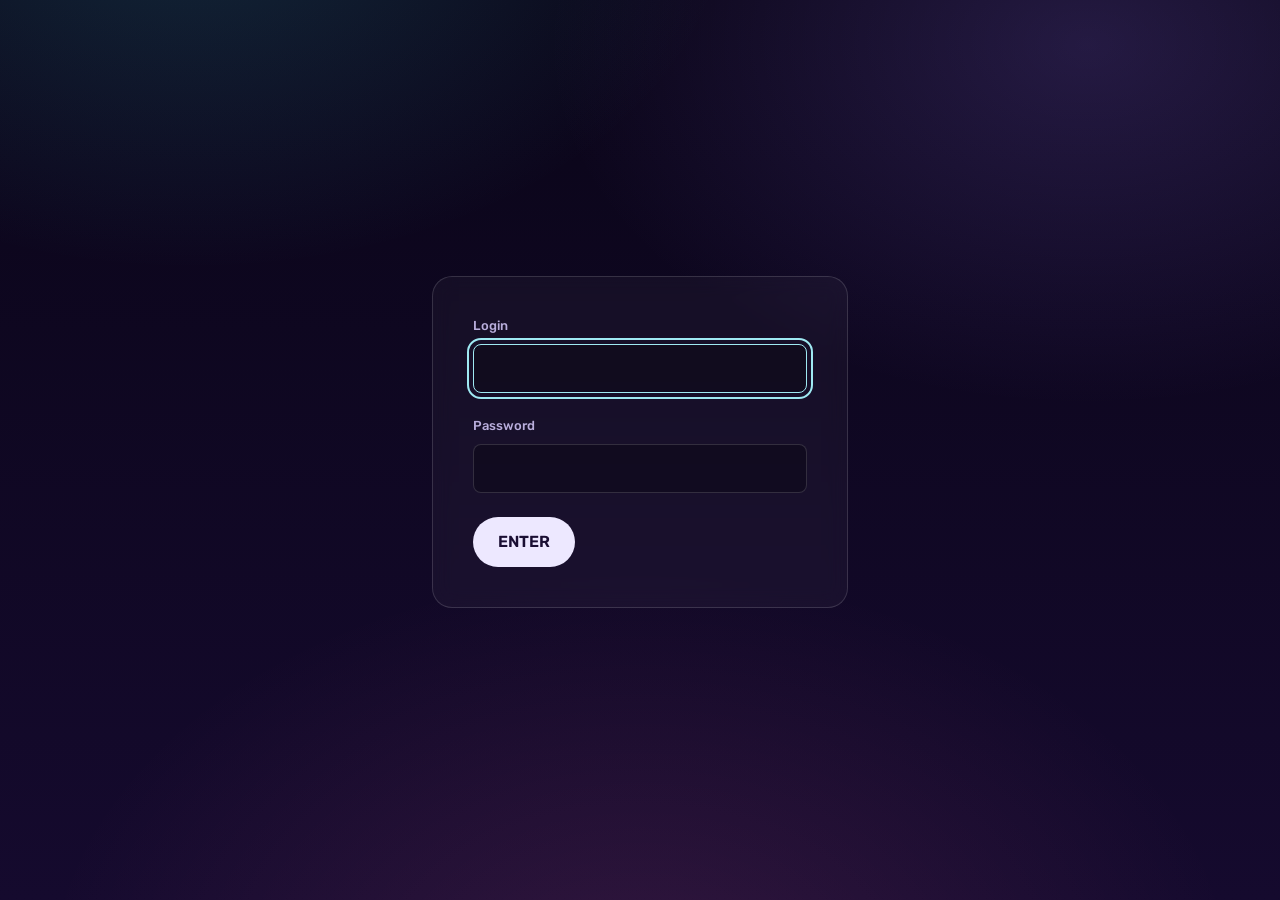
<file: index.html>
<!DOCTYPE html>
<html lang="cs">
<head>
  <meta charset="utf-8">
  <meta name="viewport" content="width=device-width, initial-scale=1">
  <meta name="robots" content="noindex, nofollow">
  <title>&nbsp;</title>
  <!--
    Rubik, the typeface of the visual design. The stack in theme.css falls back
    to the system sans, so a blocked or slow font costs weight and nothing else.
    Open question: self-hosting would remove this third-party request from
    pupils' browsers and the failure mode with it.
  -->
  <link rel="preconnect" href="https://fonts.googleapis.com">
  <link rel="preconnect" href="https://fonts.gstatic.com" crossorigin>
  <link href="https://fonts.googleapis.com/css2?family=Rubik:wght@400;500;600;700;800&display=swap" rel="stylesheet">
  <!--
    ?v= is stamped with the commit sha at deploy time (.github/workflows).
    Without it, Pages serves these with max-age=600 while app.js fetches the
    content files with no-store — so for ten minutes after a deploy a browser
    can pair old code with new content, which shows up as bracketed string
    keys in front of whoever is using it.
  -->
  <link rel="stylesheet" href="theme.css?v=dev">
</head>
<body>
  <!--
    The entire UI is rendered into #app by app.js.
    Nothing participant-facing is written in this file: the <title> is set at
    runtime from content/strings.json so that it can be changed without a code
    edit (§4.4).
  -->
  <main id="app" class="app"></main>
  <script type="module" src="app.js?v=dev"></script>
</body>
</html>
</file>
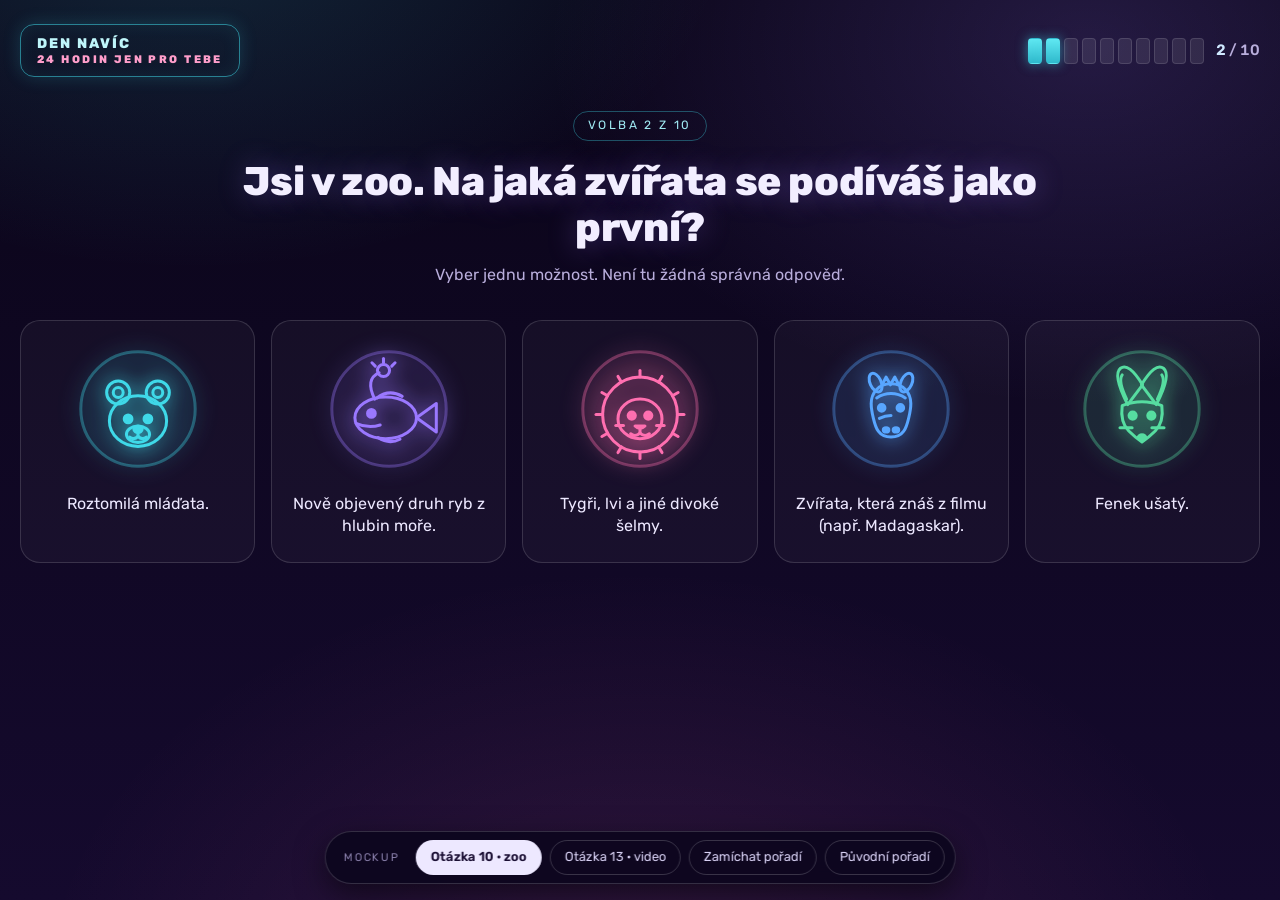
<file: frontend_0917/index.html>
<!doctype html>
<html lang="cs">
<head>
<meta charset="utf-8">
<meta name="viewport" content="width=device-width,initial-scale=1,viewport-fit=cover">
<title>Varianta A – pět karet v řadě</title>
<link rel="preconnect" href="https://fonts.googleapis.com">
<link rel="preconnect" href="https://fonts.gstatic.com" crossorigin>
<link href="https://fonts.googleapis.com/css2?family=Rubik:wght@400;500;600;700;800&display=swap" rel="stylesheet">
<style>
*,*::before,*::after{box-sizing:border-box}
:root{
  --bg:#0A0518; --bg2:#150A2E;
  --panel:rgba(255,255,255,.035);
  --line:rgba(255,255,255,.14);
  --txt:#F2EEFF; --txt2:#B9AEDC;
  --c1:#3FD9E8; --c2:#9A78FF; --c3:#FF6FB0; --c4:#58A6FF; --c5:#56DDA0;
  --r:20px;
}
html,body{margin:0;padding:0}
body{
  background:var(--bg); color:var(--txt);
  font-family:"Rubik","Segoe UI",system-ui,-apple-system,sans-serif;
  font-size:16px; line-height:1.45; min-height:100vh;
  -webkit-font-smoothing:antialiased;
}
body::before{
  content:""; position:fixed; inset:0; z-index:-1; pointer-events:none;
  background:
    radial-gradient(900px 600px at 15% -10%, rgba(63,217,232,.16), transparent 60%),
    radial-gradient(900px 600px at 85% 5%, rgba(154,120,255,.18), transparent 60%),
    radial-gradient(1000px 700px at 50% 110%, rgba(255,111,176,.12), transparent 60%),
    linear-gradient(180deg,var(--bg) 0%,var(--bg2) 100%);
}
.wrap{max-width:1280px; margin:0 auto; padding:24px 20px 120px}

/* ---------- hlavicka ---------- */
.top{display:flex; align-items:center; gap:16px; flex-wrap:wrap; margin-bottom:34px}
.logo{
  font-weight:800; letter-spacing:.14em; font-size:14px; line-height:1.25;
  padding:10px 16px; border-radius:14px; text-transform:uppercase;
  border:1.5px solid rgba(63,217,232,.55); color:#BFF6FB;
  box-shadow:0 0 18px rgba(63,217,232,.18), inset 0 0 18px rgba(63,217,232,.08);
}
.logo span{display:block; color:#FF9ECB; letter-spacing:.22em; font-size:11px}
.prog{margin-left:auto; display:flex; align-items:center; gap:12px}
.bars{display:flex; gap:4px}
.bars i{width:14px; height:26px; border-radius:4px; background:rgba(255,255,255,.09);
  border:1px solid rgba(255,255,255,.12)}
.bars i.on{background:linear-gradient(180deg,#5FE8F2,#2FB9CC); border-color:transparent;
  box-shadow:0 0 12px rgba(63,217,232,.55)}
.prog b{font-variant-numeric:tabular-nums; font-size:15px; color:#CFE9FF; font-weight:600}
.prog b i{font-style:normal; color:var(--txt2); font-weight:500}

/* ---------- otazka ---------- */
.q{max-width:900px; margin:0 auto 34px; text-align:center}
.eyebrow{
  display:inline-block; font-size:12px; letter-spacing:.2em; text-transform:uppercase;
  color:#9FE9F2; border:1px solid rgba(63,217,232,.35); border-radius:999px;
  padding:5px 14px; margin-bottom:18px;
}
h1{
  margin:0 0 12px; font-size:clamp(24px,3.4vw,40px); line-height:1.15;
  font-weight:800; letter-spacing:-.01em;
  text-shadow:0 0 28px rgba(154,120,255,.35);
}
.lead{margin:0; color:var(--txt2); font-size:16px}

/* ---------- karta (spolocne) ---------- */
.opt{
  position:relative; display:flex; gap:16px; cursor:pointer; text-align:left;
  background:var(--panel); border:1.5px solid var(--line); border-radius:var(--r);
  color:var(--txt); font:inherit; padding:0; overflow:hidden;
  transition:border-color .16s, transform .16s, box-shadow .16s, background .16s;
}
.opt::after{
  content:""; position:absolute; inset:0; border-radius:inherit; pointer-events:none;
  box-shadow:inset 0 0 0 0 var(--c); transition:box-shadow .16s;
}
.opt:hover,.opt:focus-visible{
  border-color:var(--c); background:rgba(255,255,255,.06);
  transform:translateY(-3px); box-shadow:0 12px 30px rgba(0,0,0,.35), 0 0 22px -6px var(--c);
  outline:none;
}
.opt[aria-pressed="true"]{border-color:var(--c); background:rgba(255,255,255,.08)}
.opt[aria-pressed="true"]::after{box-shadow:inset 0 0 0 2px var(--c)}
.opt:nth-child(1){--c:var(--c1)} .opt:nth-child(2){--c:var(--c2)}
.opt:nth-child(3){--c:var(--c3)} .opt:nth-child(4){--c:var(--c4)}
.opt:nth-child(5){--c:var(--c5)}
.art{color:var(--c); filter:drop-shadow(0 0 10px currentColor); flex:none}
.art svg{display:block; width:100%; height:100%}
.opt p{margin:0; color:#EDE8FF}

/* ---------- lista mockupu ---------- */
.dev{
  position:fixed; left:50%; transform:translateX(-50%); bottom:16px; z-index:9;
  display:flex; gap:8px; align-items:center; flex-wrap:wrap; justify-content:center;
  background:rgba(12,6,30,.92); border:1px solid rgba(255,255,255,.16);
  border-radius:999px; padding:8px 10px; backdrop-filter:blur(10px);
  box-shadow:0 10px 30px rgba(0,0,0,.5);
}
.dev span{font-size:11px; letter-spacing:.16em; color:#8C82AE; text-transform:uppercase; padding:0 8px}
.dev button{
  font:inherit; font-size:13px; padding:7px 14px; border-radius:999px; cursor:pointer;
  background:transparent; color:#D9D2F5; border:1px solid rgba(255,255,255,.18);
}
.dev button:hover{background:rgba(255,255,255,.08)}
.dev button.on{background:#EDE8FF; color:#1A0E33; border-color:transparent; font-weight:600}
@media (max-width:620px){
  .dev{max-width:calc(100% - 20px); flex-wrap:nowrap; overflow-x:auto; justify-content:flex-start;
       border-radius:16px; bottom:10px}
  .dev span{display:none}
  .dev button{white-space:nowrap; font-size:12px; padding:6px 11px}
  .top{gap:10px}
  .prog{margin-left:0}
  .bars i{width:10px; height:20px}
}
@media (prefers-reduced-motion:reduce){*{transition:none!important}}

.grid{display:grid; grid-template-columns:repeat(5,1fr); gap:16px; align-items:stretch}
.opt{flex-direction:column; padding:22px 16px 24px; text-align:center; align-items:center; gap:18px}
.art{width:132px; height:132px}
.opt p{font-size:16px; line-height:1.4}
@media (max-width:1080px){
  .grid{grid-template-columns:repeat(2,1fr)}
  .opt:nth-child(5){grid-column:1 / -1}
}
@media (max-width:620px){
  .grid{grid-template-columns:1fr; gap:12px}
  .opt{flex-direction:row; text-align:left; align-items:center; padding:14px 16px; gap:14px}
  .opt:nth-child(5){grid-column:auto}
  .art{width:76px; height:76px}
}
</style>
</head>
<body>
<div class="wrap">
  <header class="top">
    <div class="logo">Den navíc<span>24 hodin jen pro tebe</span></div>
    <div class="prog">
      <div class="bars" id="bars"></div>
      <b id="count"></b>
    </div>
  </header>

  <div class="q">
    <div class="eyebrow" id="eyebrow"></div>
    <h1 id="title"></h1>
    <p class="lead" id="lead"></p>
  </div>

  <div class="grid" id="grid"></div>
</div>

<nav class="dev">
  <span>Mockup</span>
  <button type="button" data-q="0">Otázka 10 · zoo</button>
  <button type="button" data-q="1">Otázka 13 · video</button>
  <button type="button" id="shuffle">Zamíchat pořadí</button>
  <button type="button" id="reset">Původní pořadí</button>
</nav>

<script>
const Q = [{"id": 10, "index": 2, "total": 10, "title": "Jsi v zoo. Na jaká zvířata se podíváš jako první?", "lead": "Vyber jednu možnost. Není tu žádná správná odpověď.", "options": [{"id": "10a", "icon": "q10_a", "text": "Roztomilá mláďata."}, {"id": "10b", "icon": "q10_b", "text": "Nově objevený druh ryb z hlubin moře."}, {"id": "10c", "icon": "q10_c", "text": "Tygři, lvi a jiné divoké šelmy."}, {"id": "10d", "icon": "q10_d", "text": "Zvířata, která znáš z filmu (např. Madagaskar)."}, {"id": "10e", "icon": "q10_e", "text": "Fenek ušatý."}]}, {"id": 13, "index": 5, "total": 10, "title": "Otevřeš YouTube nebo TikTok. Na které video z nabídky klikneš jako první?", "lead": "Vyber jednu možnost. Není tu žádná správná odpověď.", "options": [{"id": "13a", "icon": "q13_a", "text": "Nejnovější video od tvého oblíbeného youtubera, na které ses těšil/a."}, {"id": "13b", "icon": "q13_b", "text": "Video o něčem, o čem jsi do teď vůbec neslyšel/a."}, {"id": "13c", "icon": "q13_c", "text": "Výběr vtipných memes nebo failů, u kterých se vždycky dobře zasměješ."}, {"id": "13d", "icon": "q13_d", "text": "Video s miliony zhlédnutí, které je zrovna jedničkou v trendech."}, {"id": "13e", "icon": "q13_e", "text": "Video od neznámého kanálu s názvem: „Záhada, kterou se doteď nepodařilo nikomu vysvětlit.“"}]}], ICON = {"q10_a": "<svg viewBox=\"0 0 240 240\" xmlns=\"http://www.w3.org/2000/svg\" aria-hidden=\"true\" focusable=\"false\"><g fill=\"none\" stroke=\"currentColor\" stroke-width=\"5.5\" stroke-linecap=\"round\" stroke-linejoin=\"round\"><circle class=\"ring\" cx=\"120\" cy=\"120\" r=\"104\" fill=\"currentColor\" opacity=\".05\" stroke=\"none\"/><circle class=\"ring\" cx=\"120\" cy=\"120\" r=\"104\" opacity=\".35\"/>\n<ellipse cx=\"120\" cy=\"142\" rx=\"52\" ry=\"46\"/>\n<circle cx=\"84\" cy=\"90\" r=\"21\"/>\n<circle cx=\"156\" cy=\"90\" r=\"21\"/>\n<circle cx=\"84\" cy=\"90\" r=\"9\"/>\n<circle cx=\"156\" cy=\"90\" r=\"9\"/>\n<circle cx=\"102\" cy=\"138\" r=\"7\" fill=\"currentColor\"/>\n<circle cx=\"138\" cy=\"138\" r=\"7\" fill=\"currentColor\"/>\n<ellipse cx=\"120\" cy=\"166\" rx=\"21\" ry=\"15\"/>\n<ellipse cx=\"120\" cy=\"157\" rx=\"7.5\" ry=\"5.5\" fill=\"currentColor\"/>\n<path d=\"M120 163v7\"/>\n<path d=\"M120 170q-8 7 -15 1\"/>\n<path d=\"M120 170q8 7 15 1\"/>\n</g></svg>", "q10_b": "<svg viewBox=\"0 0 240 240\" xmlns=\"http://www.w3.org/2000/svg\" aria-hidden=\"true\" focusable=\"false\"><g fill=\"none\" stroke=\"currentColor\" stroke-width=\"5.5\" stroke-linecap=\"round\" stroke-linejoin=\"round\"><circle class=\"ring\" cx=\"120\" cy=\"120\" r=\"104\" fill=\"currentColor\" opacity=\".05\" stroke=\"none\"/><circle class=\"ring\" cx=\"120\" cy=\"120\" r=\"104\" opacity=\".35\"/>\n<ellipse cx=\"114\" cy=\"136\" rx=\"56\" ry=\"38\"/>\n<path d=\"M170 136 L206 110 L206 162 Z\"/>\n<path d=\"M98 100q22 -17 46 -3\"/>\n<path d=\"M100 172q20 13 40 3\"/>\n<circle cx=\"88\" cy=\"128\" r=\"7\" fill=\"currentColor\"/>\n<path d=\"M60 146q22 10 44 3\"/>\n<path d=\"M94 102q-18 -36 8 -48\"/>\n<circle cx=\"110\" cy=\"50\" r=\"11\"/>\n<path d=\"M110 36v-8\"/>\n<path d=\"M95 42l-6 -6\"/>\n<path d=\"M125 42l6 -6\"/>\n</g></svg>", "q10_c": "<svg viewBox=\"0 0 240 240\" xmlns=\"http://www.w3.org/2000/svg\" aria-hidden=\"true\" focusable=\"false\"><g fill=\"none\" stroke=\"currentColor\" stroke-width=\"5.5\" stroke-linecap=\"round\" stroke-linejoin=\"round\"><circle class=\"ring\" cx=\"120\" cy=\"120\" r=\"104\" fill=\"currentColor\" opacity=\".05\" stroke=\"none\"/><circle class=\"ring\" cx=\"120\" cy=\"120\" r=\"104\" opacity=\".35\"/>\n<circle cx=\"120\" cy=\"130\" r=\"68\"/>\n<path d=\"M120.0 62.0 L120.0 50.0\"/><path d=\"M154.0 71.1 L160.0 60.7\"/><path d=\"M178.9 96.0 L189.3 90.0\"/><path d=\"M188.0 130.0 L200.0 130.0\"/><path d=\"M178.9 164.0 L189.3 170.0\"/><path d=\"M154.0 188.9 L160.0 199.3\"/><path d=\"M120.0 198.0 L120.0 210.0\"/><path d=\"M86.0 188.9 L80.0 199.3\"/><path d=\"M61.1 164.0 L50.7 170.0\"/><path d=\"M52.0 130.0 L40.0 130.0\"/><path d=\"M61.1 96.0 L50.7 90.0\"/><path d=\"M86.0 71.1 L80.0 60.7\"/>\n<ellipse cx=\"120\" cy=\"138\" rx=\"40\" ry=\"36\"/>\n<circle cx=\"105\" cy=\"132\" r=\"6.5\" fill=\"currentColor\"/>\n<circle cx=\"135\" cy=\"132\" r=\"6.5\" fill=\"currentColor\"/>\n<path d=\"M111 151q9 9 18 0z\" fill=\"currentColor\"/>\n<path d=\"M120 156v8\"/>\n<path d=\"M120 164q-9 8 -17 1\"/>\n<path d=\"M120 164q9 8 17 1\"/>\n<path d=\"M90 150h-14\"/>\n<path d=\"M150 150h14\"/>\n</g></svg>", "q10_d": "<svg viewBox=\"0 0 240 240\" xmlns=\"http://www.w3.org/2000/svg\" aria-hidden=\"true\" focusable=\"false\"><g fill=\"none\" stroke=\"currentColor\" stroke-width=\"5.5\" stroke-linecap=\"round\" stroke-linejoin=\"round\"><circle class=\"ring\" cx=\"120\" cy=\"120\" r=\"104\" fill=\"currentColor\" opacity=\".05\" stroke=\"none\"/><circle class=\"ring\" cx=\"120\" cy=\"120\" r=\"104\" opacity=\".35\"/>\n<path d=\"M120 74c23 0 36 17 36 36 0 11 -2 19 -4 27 -4 17 -9 34 -32 34s-28 -17 -32 -34c-2 -8 -4 -16 -4 -27 0 -19 13 -36 36 -36z\"/>\n<ellipse cx=\"92\" cy=\"72\" rx=\"10\" ry=\"18\" transform=\"rotate(-24 92 72)\"/>\n<ellipse cx=\"148\" cy=\"72\" rx=\"10\" ry=\"18\" transform=\"rotate(24 148 72)\"/>\n<path d=\"M104 76l7 -14 8 14 8 -14 7 14\"/>\n<circle cx=\"103\" cy=\"118\" r=\"6\" fill=\"currentColor\"/>\n<circle cx=\"137\" cy=\"118\" r=\"6\" fill=\"currentColor\"/>\n<ellipse cx=\"111\" cy=\"158\" rx=\"5\" ry=\"4\" fill=\"currentColor\"/>\n<ellipse cx=\"129\" cy=\"158\" rx=\"5\" ry=\"4\" fill=\"currentColor\"/>\n<path d=\"M94 100q12 -8 26 -8\"/>\n<path d=\"M146 100q-12 -8 -26 -8\"/>\n<path d=\"M99 137q10 -5 21 -5\"/>\n</g></svg>", "q10_e": "<svg viewBox=\"0 0 240 240\" xmlns=\"http://www.w3.org/2000/svg\" aria-hidden=\"true\" focusable=\"false\"><g fill=\"none\" stroke=\"currentColor\" stroke-width=\"5.5\" stroke-linecap=\"round\" stroke-linejoin=\"round\"><circle class=\"ring\" cx=\"120\" cy=\"120\" r=\"104\" fill=\"currentColor\" opacity=\".05\" stroke=\"none\"/><circle class=\"ring\" cx=\"120\" cy=\"120\" r=\"104\" opacity=\".35\"/>\n<path d=\"M94 112q-28 -54 -13 -66 15 -11 40 30z\"/>\n<path d=\"M146 112q28 -54 13 -66 -15 -11 -40 30z\"/>\n<path d=\"M92 102q-16 -33 -8 -44\"/>\n<path d=\"M148 102q16 -33 8 -44\"/>\n<path d=\"M84 114q36 -14 72 0 4 30 -12 46 -12 12 -24 20 -12 -8 -24 -20 -16 -16 -12 -46z\"/>\n<circle cx=\"103\" cy=\"132\" r=\"6.5\" fill=\"currentColor\"/>\n<circle cx=\"137\" cy=\"132\" r=\"6.5\" fill=\"currentColor\"/>\n<ellipse cx=\"120\" cy=\"172\" rx=\"7\" ry=\"5\" fill=\"currentColor\"/>\n<path d=\"M102 154h-22\"/>\n<path d=\"M138 154h22\"/>\n</g></svg>", "q13_a": "<svg viewBox=\"0 0 240 240\" xmlns=\"http://www.w3.org/2000/svg\" aria-hidden=\"true\" focusable=\"false\"><g fill=\"none\" stroke=\"currentColor\" stroke-width=\"5.5\" stroke-linecap=\"round\" stroke-linejoin=\"round\"><circle class=\"ring\" cx=\"120\" cy=\"120\" r=\"104\" fill=\"currentColor\" opacity=\".05\" stroke=\"none\"/><circle class=\"ring\" cx=\"120\" cy=\"120\" r=\"104\" opacity=\".35\"/>\n<circle cx=\"120\" cy=\"110\" r=\"31\"/>\n<path d=\"M70 180q4 -40 50 -40t50 40\"/>\n<path d=\"M84 112a36 36 0 0 1 72 0\"/>\n<rect x=\"70\" y=\"106\" width=\"17\" height=\"28\" rx=\"8.5\"/>\n<rect x=\"153\" y=\"106\" width=\"17\" height=\"28\" rx=\"8.5\"/>\n<path d=\"M87 134q6 22 27 25\"/>\n<circle cx=\"117\" cy=\"161\" r=\"7.5\" fill=\"currentColor\"/>\n<path d=\"M104 104q8 -7 16 0\"/>\n<path d=\"M120 104q8 -7 16 0\"/>\n</g></svg>", "q13_b": "<svg viewBox=\"0 0 240 240\" xmlns=\"http://www.w3.org/2000/svg\" aria-hidden=\"true\" focusable=\"false\"><g fill=\"none\" stroke=\"currentColor\" stroke-width=\"5.5\" stroke-linecap=\"round\" stroke-linejoin=\"round\"><circle class=\"ring\" cx=\"120\" cy=\"120\" r=\"104\" fill=\"currentColor\" opacity=\".05\" stroke=\"none\"/><circle class=\"ring\" cx=\"120\" cy=\"120\" r=\"104\" opacity=\".35\"/>\n<rect x=\"56\" y=\"104\" width=\"128\" height=\"72\" rx=\"16\"/>\n<circle cx=\"90\" cy=\"140\" r=\"18\"/>\n<path d=\"M90 140l12 -11\"/>\n<path d=\"M90 122v-6\"/>\n<rect x=\"126\" y=\"124\" width=\"40\" height=\"10\" rx=\"5\"/>\n<circle cx=\"140\" cy=\"129\" r=\"4\" fill=\"currentColor\"/>\n<rect x=\"126\" y=\"146\" width=\"40\" height=\"10\" rx=\"5\"/>\n<circle cx=\"156\" cy=\"151\" r=\"4\" fill=\"currentColor\"/>\n<path d=\"M150 104V82q0 -12 -14 -12\"/>\n<circle cx=\"130\" cy=\"70\" r=\"7\"/>\n<path d=\"M74 176v12h24\"/>\n<path d=\"M166 176v12h-24\"/>\n</g></svg>", "q13_c": "<svg viewBox=\"0 0 240 240\" xmlns=\"http://www.w3.org/2000/svg\" aria-hidden=\"true\" focusable=\"false\"><g fill=\"none\" stroke=\"currentColor\" stroke-width=\"5.5\" stroke-linecap=\"round\" stroke-linejoin=\"round\"><circle class=\"ring\" cx=\"120\" cy=\"120\" r=\"104\" fill=\"currentColor\" opacity=\".05\" stroke=\"none\"/><circle class=\"ring\" cx=\"120\" cy=\"120\" r=\"104\" opacity=\".35\"/>\n<circle cx=\"118\" cy=\"124\" r=\"62\"/>\n<path d=\"M90 110q11 -13 22 0\"/>\n<path d=\"M126 110q11 -13 22 0\"/>\n<path d=\"M80 138q38 46 76 0z\"/>\n<path d=\"M95 154q23 13 46 0\"/>\n<path d=\"M170 140q9 13 0 20 -9 -7 0 -20z\" fill=\"currentColor\"/>\n<path d=\"M62 158q-9 13 0 20 9 -7 0 -20z\" fill=\"currentColor\"/>\n</g></svg>", "q13_d": "<svg viewBox=\"0 0 240 240\" xmlns=\"http://www.w3.org/2000/svg\" aria-hidden=\"true\" focusable=\"false\"><g fill=\"none\" stroke=\"currentColor\" stroke-width=\"5.5\" stroke-linecap=\"round\" stroke-linejoin=\"round\"><circle class=\"ring\" cx=\"120\" cy=\"120\" r=\"104\" fill=\"currentColor\" opacity=\".05\" stroke=\"none\"/><circle class=\"ring\" cx=\"120\" cy=\"120\" r=\"104\" opacity=\".35\"/>\n<path d=\"M124 46c24 28 36 44 36 66 0 26 -16 44 -38 44s-38 -18 -38 -44c0 -9 2 -17 7 -24 2 9 7 14 13 17 -6 -22 4 -42 20 -59z\"/>\n<path d=\"M122 110c10 12 16 21 16 32 0 13 -7 22 -16 22s-16 -9 -16 -22c0 -11 6 -20 16 -32z\"/>\n<path d=\"M60 108l-14 -9\"/>\n<path d=\"M184 108l14 -9\"/>\n<path d=\"M76 170l-13 11\"/>\n<path d=\"M168 170l13 11\"/>\n<path d=\"M88 186q34 13 68 0\"/>\n<path d=\"M122 196v10\"/>\n</g></svg>", "q13_e": "<svg viewBox=\"0 0 240 240\" xmlns=\"http://www.w3.org/2000/svg\" aria-hidden=\"true\" focusable=\"false\"><g fill=\"none\" stroke=\"currentColor\" stroke-width=\"5.5\" stroke-linecap=\"round\" stroke-linejoin=\"round\"><circle class=\"ring\" cx=\"120\" cy=\"120\" r=\"104\" fill=\"currentColor\" opacity=\".05\" stroke=\"none\"/><circle class=\"ring\" cx=\"120\" cy=\"120\" r=\"104\" opacity=\".35\"/>\n<rect x=\"70\" y=\"66\" width=\"100\" height=\"122\" rx=\"20\"/>\n<circle cx=\"120\" cy=\"120\" r=\"19\"/>\n<path d=\"M112 136l-9 36h34l-9 -36\"/>\n<path d=\"M62 82L48 70\"/>\n<path d=\"M178 82l14 -12\"/>\n<path d=\"M62 174l-14 12\"/>\n<path d=\"M178 174l14 12\"/>\n</g></svg>"};
let qi = 0, order = null, picked = {};

const el = s => document.querySelector(s);

function render(){
  const q = Q[qi];
  const opts = order ? order.map(i => q.options[i]) : q.options.slice();
  el('#eyebrow').textContent = 'Volba ' + q.index + ' z ' + q.total;
  el('#title').textContent = q.title;
  el('#lead').textContent = q.lead;
  el('#count').innerHTML = q.index + ' <i>/ ' + q.total + '</i>';
  el('#bars').innerHTML = Array.from({length:q.total},(_,i)=>
    '<i class="'+(i < q.index ? 'on' : '')+'"></i>').join('');
  el('#grid').innerHTML = opts.map((o,i)=>
    '<button class="opt" type="button" aria-pressed="'+(picked[q.id]===o.id)+'"'+
    ' data-id="'+o.id+'"><span class="art">'+ICON[o.icon]+'</span>'+
    '<p>'+o.text+'</p>'+(false ? '<span class="key">'+(i+1)+'</span>' : '')+'</button>'
  ).join('');
  el('#grid').querySelectorAll('.opt').forEach(b=>{
    b.addEventListener('click',()=>{ picked[q.id]=b.dataset.id; render(); });
  });
  document.querySelectorAll('[data-q]').forEach(b=>
    b.classList.toggle('on', +b.dataset.q === qi));
}

function shuffle(){
  const a=[0,1,2,3,4];
  for(let i=a.length-1;i>0;i--){const j=Math.floor(Math.random()*(i+1));[a[i],a[j]]=[a[j],a[i]];}
  order=a; render();
}

document.querySelectorAll('[data-q]').forEach(b=>
  b.addEventListener('click',()=>{ qi=+b.dataset.q; render(); }));
el('#shuffle').addEventListener('click', shuffle);
el('#reset').addEventListener('click', ()=>{ order=null; render(); });
render();
</script>
</body>
</html>
</file>
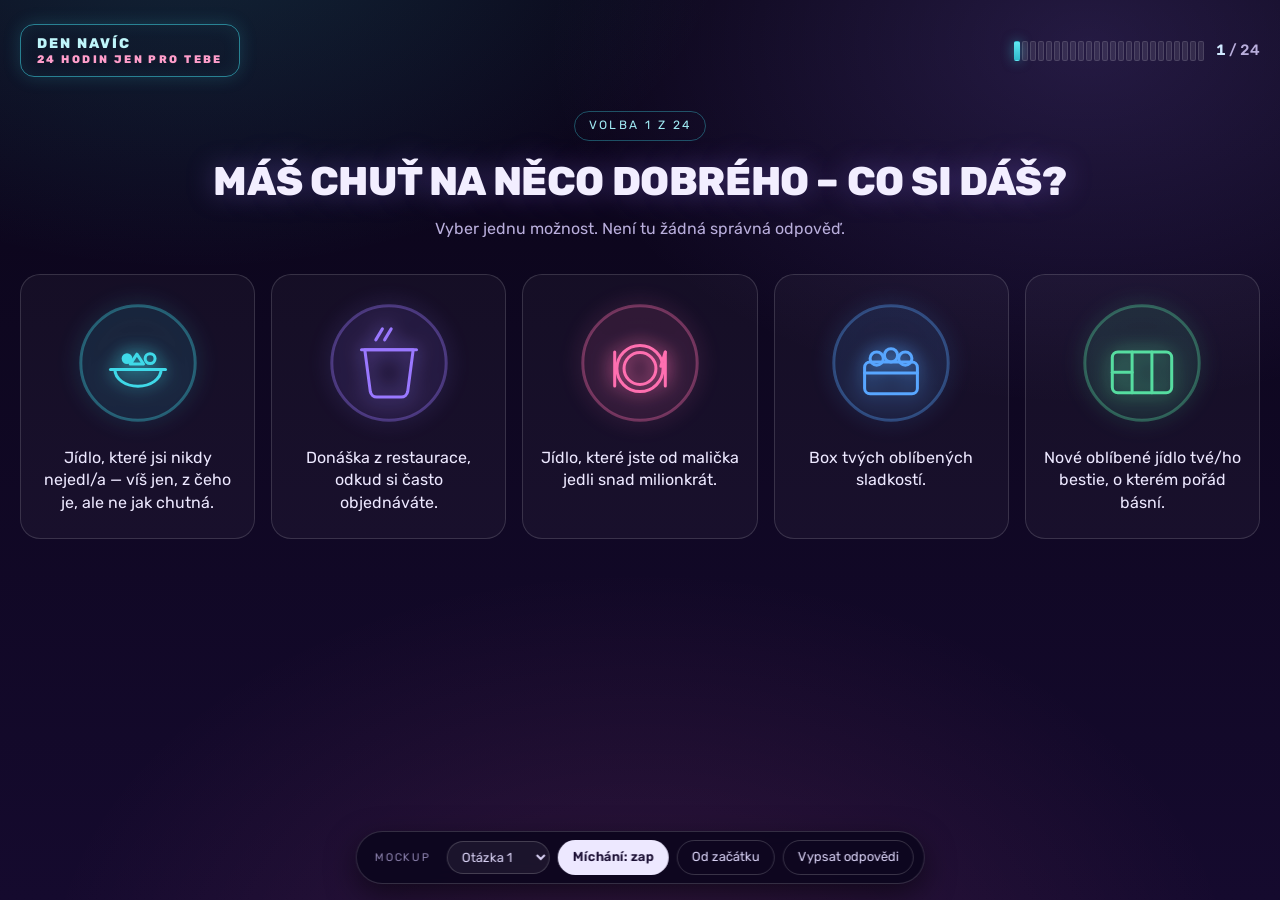
<file: vejkend-frontend-24/index.html>
<!doctype html>
<html lang="cs">
<head>
<meta charset="utf-8">
<meta name="viewport" content="width=device-width,initial-scale=1,viewport-fit=cover">
<title>Den navíc — 24 otázek (varianta A)</title>
<link rel="preconnect" href="https://fonts.googleapis.com">
<link rel="preconnect" href="https://fonts.gstatic.com" crossorigin>
<link href="https://fonts.googleapis.com/css2?family=Rubik:wght@400;500;600;700;800&display=swap" rel="stylesheet">
<style>
*,*::before,*::after{box-sizing:border-box}
:root{
  --bg:#0A0518; --bg2:#150A2E;
  --panel:rgba(255,255,255,.035);
  --line:rgba(255,255,255,.14);
  --txt:#F2EEFF; --txt2:#B9AEDC;
  --c1:#3FD9E8; --c2:#9A78FF; --c3:#FF6FB0; --c4:#58A6FF; --c5:#56DDA0;
  --r:20px;
}
html,body{margin:0;padding:0}
body{
  background:var(--bg); color:var(--txt);
  font-family:"Rubik","Segoe UI",system-ui,-apple-system,sans-serif;
  font-size:16px; line-height:1.45; min-height:100vh;
  -webkit-font-smoothing:antialiased;
}
body::before{
  content:""; position:fixed; inset:0; z-index:-1; pointer-events:none;
  background:
    radial-gradient(900px 600px at 15% -10%, rgba(63,217,232,.16), transparent 60%),
    radial-gradient(900px 600px at 85% 5%, rgba(154,120,255,.18), transparent 60%),
    radial-gradient(1000px 700px at 50% 110%, rgba(255,111,176,.12), transparent 60%),
    linear-gradient(180deg,var(--bg) 0%,var(--bg2) 100%);
}
.wrap{max-width:1280px; margin:0 auto; padding:24px 20px 120px}

/* ---------- hlavicka ---------- */
.top{display:flex; align-items:center; gap:16px; flex-wrap:wrap; margin-bottom:34px}
.logo{
  font-weight:800; letter-spacing:.14em; font-size:14px; line-height:1.25;
  padding:10px 16px; border-radius:14px; text-transform:uppercase;
  border:1.5px solid rgba(63,217,232,.55); color:#BFF6FB;
  box-shadow:0 0 18px rgba(63,217,232,.18), inset 0 0 18px rgba(63,217,232,.08);
}
.logo span{display:block; color:#FF9ECB; letter-spacing:.22em; font-size:11px}
.prog{margin-left:auto; display:flex; align-items:center; gap:12px}
.bars{display:flex; gap:4px}
.bars i{width:14px; height:26px; border-radius:4px; background:rgba(255,255,255,.09);
  border:1px solid rgba(255,255,255,.12)}
.bars i.on{background:linear-gradient(180deg,#5FE8F2,#2FB9CC); border-color:transparent;
  box-shadow:0 0 12px rgba(63,217,232,.55)}
.prog b{font-variant-numeric:tabular-nums; font-size:15px; color:#CFE9FF; font-weight:600}
.prog b i{font-style:normal; color:var(--txt2); font-weight:500}

/* ---------- otazka ---------- */
.q{max-width:900px; margin:0 auto 34px; text-align:center}
.eyebrow{
  display:inline-block; font-size:12px; letter-spacing:.2em; text-transform:uppercase;
  color:#9FE9F2; border:1px solid rgba(63,217,232,.35); border-radius:999px;
  padding:5px 14px; margin-bottom:18px;
}
h1{
  margin:0 0 12px; font-size:clamp(24px,3.4vw,40px); line-height:1.15;
  font-weight:800; letter-spacing:-.01em;
  text-shadow:0 0 28px rgba(154,120,255,.35);
}
.lead{margin:0; color:var(--txt2); font-size:16px}

/* ---------- karta (spolocne) ---------- */
.opt{
  position:relative; display:flex; gap:16px; cursor:pointer; text-align:left;
  background:var(--panel); border:1.5px solid var(--line); border-radius:var(--r);
  color:var(--txt); font:inherit; padding:0; overflow:hidden;
  transition:border-color .16s, transform .16s, box-shadow .16s, background .16s;
}
.opt::after{
  content:""; position:absolute; inset:0; border-radius:inherit; pointer-events:none;
  box-shadow:inset 0 0 0 0 var(--c); transition:box-shadow .16s;
}
.opt:hover,.opt:focus-visible{
  border-color:var(--c); background:rgba(255,255,255,.06);
  transform:translateY(-3px); box-shadow:0 12px 30px rgba(0,0,0,.35), 0 0 22px -6px var(--c);
  outline:none;
}
.opt[aria-pressed="true"]{border-color:var(--c); background:rgba(255,255,255,.08)}
.opt[aria-pressed="true"]::after{box-shadow:inset 0 0 0 2px var(--c)}
.opt:nth-child(1){--c:var(--c1)} .opt:nth-child(2){--c:var(--c2)}
.opt:nth-child(3){--c:var(--c3)} .opt:nth-child(4){--c:var(--c4)}
.opt:nth-child(5){--c:var(--c5)}
.art{color:var(--c); filter:drop-shadow(0 0 10px currentColor); flex:none}
.art svg{display:block; width:100%; height:100%}
.opt p{margin:0; color:#EDE8FF}

/* ---------- lista mockupu ---------- */
.dev{
  position:fixed; left:50%; transform:translateX(-50%); bottom:16px; z-index:9;
  display:flex; gap:8px; align-items:center; flex-wrap:wrap; justify-content:center;
  background:rgba(12,6,30,.92); border:1px solid rgba(255,255,255,.16);
  border-radius:999px; padding:8px 10px; backdrop-filter:blur(10px);
  box-shadow:0 10px 30px rgba(0,0,0,.5);
}
.dev span{font-size:11px; letter-spacing:.16em; color:#8C82AE; text-transform:uppercase; padding:0 8px}
.dev button{
  font:inherit; font-size:13px; padding:7px 14px; border-radius:999px; cursor:pointer;
  background:transparent; color:#D9D2F5; border:1px solid rgba(255,255,255,.18);
}
.dev button:hover{background:rgba(255,255,255,.08)}
.dev button.on{background:#EDE8FF; color:#1A0E33; border-color:transparent; font-weight:600}
@media (max-width:620px){
  .dev{max-width:calc(100% - 20px); flex-wrap:nowrap; overflow-x:auto; justify-content:flex-start;
       border-radius:16px; bottom:10px}
  .dev span{display:none}
  .dev button{white-space:nowrap; font-size:12px; padding:6px 11px}
  .top{gap:10px}
  .prog{margin-left:0}
  .bars i{width:10px; height:20px}
}
@media (prefers-reduced-motion:reduce){*{transition:none!important}}

.grid{display:grid; grid-template-columns:repeat(5,1fr); gap:16px; align-items:stretch}
.opt{flex-direction:column; padding:22px 16px 24px; text-align:center; align-items:center; gap:18px}
.art{width:132px; height:132px}
.opt p{font-size:16px; line-height:1.4}
@media (max-width:1080px){
  .grid{grid-template-columns:repeat(2,1fr)}
  .opt:nth-child(5){grid-column:1 / -1}
}
@media (max-width:620px){
  .grid{grid-template-columns:1fr; gap:12px}
  .opt{flex-direction:row; text-align:left; align-items:center; padding:14px 16px; gap:14px}
  .opt:nth-child(5){grid-column:auto}
  .art{width:76px; height:76px}
}

.bars{gap:2px}
.bars i{width:6px; height:20px; border-radius:2px}
.opt p{min-height:0}
.summary{max-width:860px; margin:0 auto}
.summary h2{font-size:22px; margin:0 0 6px}
.summary .rows{display:flex; flex-direction:column; gap:8px; margin-top:22px}
.summary .row{display:flex; gap:14px; align-items:flex-start; padding:12px 16px;
  border:1.5px solid var(--line); border-radius:14px; background:var(--panel)}
.summary .row b{flex:none; width:28px; color:var(--txt2); font-variant-numeric:tabular-nums;
  font-weight:600; font-size:14px; padding-top:2px}
.summary .row span{color:#EDE8FF; font-size:15.5px}
.draftnote{margin:18px 0 0; padding:12px 16px; border-radius:12px;
  border:1px dashed rgba(255,255,255,.28); color:var(--txt2); font-size:14px}
.dev select{font:inherit; font-size:13px; padding:7px 10px; border-radius:999px;
  background:rgba(255,255,255,.06); color:#D9D2F5; border:1px solid rgba(255,255,255,.18)}
.dev select option{background:#1A0E33}
</style>
</head>
<body>
<div class="wrap">
  <header class="top">
    <div class="logo">Den navíc<span>24 hodin jen pro tebe</span></div>
    <div class="prog">
      <div class="bars" id="bars"></div>
      <b id="count"></b>
    </div>
  </header>
  <div id="screen"></div>
</div>

<nav class="dev">
  <span>Mockup</span>
  <select id="jump" aria-label="Skok na otázku"></select>
  <button type="button" id="shuffle" class="on">Míchání: zap</button>
  <button type="button" id="restart">Od začátku</button>
  <button type="button" id="dump">Vypsat odpovědi</button>
</nav>

<script>
const Q = [{"id": 1, "order": 1, "title": "MÁŠ CHUŤ NA NĚCO DOBRÉHO – CO SI DÁŠ?", "lead": "Vyber jednu možnost. Není tu žádná správná odpověď.", "options": [{"id": "1a", "icon": "ikony/1a.svg", "text": "Donáška z restaurace, odkud si často objednáváte."}, {"id": "1b", "icon": "ikony/1b.svg", "text": "Jídlo, které jsi nikdy nejedl/a — víš jen, z čeho je, ale ne jak chutná."}, {"id": "1c", "icon": "ikony/1c.svg", "text": "Box tvých oblíbených sladkostí."}, {"id": "1d", "icon": "ikony/1d.svg", "text": "Jídlo, které jste od malička jedli snad milionkrát."}, {"id": "1e", "icon": "ikony/1e.svg", "text": "Nové oblíbené jídlo tvé/ho bestie, o kterém pořád básní."}]}, {"id": 2, "order": 2, "title": "SEDÁŠ NA GAUČ, ZAPÍNÁŠ TELEVIZI. PUSTÍŠ SI…", "lead": "Vyber jednu možnost. Není tu žádná správná odpověď.", "options": [{"id": "2a", "icon": "ikony/2a.svg", "text": "Nový film s hercem, kterého máš rád/a."}, {"id": "2b", "icon": "ikony/2b.svg", "text": "Experimentální film, který vyhrává všechna ocenění ve své kategorii."}, {"id": "2c", "icon": "ikony/2c.svg", "text": "Film, který rád/a rewatchuješ i po tisící."}, {"id": "2d", "icon": "ikony/2d.svg", "text": "Film, o kterém teď mluví celá třída."}, {"id": "2e", "icon": "ikony/2e.svg", "text": "Nový populární film o tématu, o kterém moc nevíš a zajímá tě."}]}, {"id": 3, "order": 3, "title": "MÁŠ PŮL HODINY NA HUDBU – CO SI VYBEREŠ?", "lead": "Vyber jednu možnost. Není tu žádná správná odpověď.", "options": [{"id": "3a", "icon": "ikony/3a.svg", "text": "Top 50 – Global (největší hity současnosti)."}, {"id": "3b", "icon": "ikony/3b.svg", "text": "Best of ze žánru, který běžně neposloucháš."}, {"id": "3c", "icon": "ikony/3c.svg", "text": "Legendární hity, které zná každý a všichni je milujeme."}, {"id": "3d", "icon": "ikony/3d.svg", "text": "Playlist s písničkami, které jsi nejvíc poslouchal/a minulý rok."}, {"id": "3e", "icon": "ikony/3e.svg", "text": "Písničky, které neznáš, ale algoritmus ti je doporučuje na základě toho, co posloucháš."}]}, {"id": 4, "order": 4, "title": "MÁŠ CHUŤ POTKAT LIDI – ZA KÝM SE VYDÁŠ?", "lead": "Vyber jednu možnost. Není tu žádná správná odpověď.", "options": [{"id": "4a", "icon": "ikony/4a.svg", "text": "Za partou, se kterou se vídáš skoro každý týden."}, {"id": "4b", "icon": "ikony/4b.svg", "text": "Půjdeš s kámošem za jeho partou, kterou ty neznáš."}, {"id": "4c", "icon": "ikony/4c.svg", "text": "Za jedním kámošem — jen si sednete a budete kecat, jako vždycky."}, {"id": "4d", "icon": "ikony/4d.svg", "text": "Tam, kde se scházívá nejvíc lidí z vaší školy."}, {"id": "4e", "icon": "ikony/4e.svg", "text": "Za lidmi, co hrajou to samý co ty, ale zatím jsi je potkal/a jenom online."}]}, {"id": 5, "order": 5, "title": "A TEĎ TROCHU POHYBU – JAKÝ SPORT SI VYBEREŠ?", "lead": "Vyber jednu možnost. Není tu žádná správná odpověď.", "options": [{"id": "5a", "icon": "ikony/5a.svg", "text": "Sport, který jsi hrál/a tolikrát, že přesně víš, jak to bude probíhat."}, {"id": "5b", "icon": "ikony/5b.svg", "text": "Nový sport, kterého je teď plný internet."}, {"id": "5c", "icon": "ikony/5c.svg", "text": "Sport, který hrajete s kámošema nebo v tělocviku často."}, {"id": "5d", "icon": "ikony/5d.svg", "text": "Sport, který znáš a chceš se v něm posunout dál."}, {"id": "5e", "icon": "ikony/5e.svg", "text": "Zajímavý sport, který jsi ještě nedělal/a."}]}, {"id": 6, "order": 6, "title": "ODPOLEDNE DOSTANEŠ CHUŤ NA PROCHÁZKU – JAKOU SI VYBEREŠ?", "lead": "Vyber jednu možnost. Není tu žádná správná odpověď.", "options": [{"id": "6a", "icon": "ikony/6a.svg", "text": "Známou trasu přes tvoje oblíbené místo, kde si dobře odpočineš."}, {"id": "6b", "icon": "ikony/6b.svg", "text": "Křížem krážem lesem, ve kterém je spousta různých malých cestiček."}, {"id": "6c", "icon": "ikony/6c.svg", "text": "Okruh přes místa, kde je velká šance, že potkáš někoho z kámošů."}, {"id": "6d", "icon": "ikony/6d.svg", "text": "Klasické kolečko blízko domu, u kterého vůbec nemusíš přemýšlet."}, {"id": "6e", "icon": "ikony/6e.svg", "text": "Místa, kterými jsi nikdy neprošel/neprošla — zjistíš, co tam vlastně je."}]}, {"id": 7, "order": 7, "title": "MŮŽEŠ STRÁVIT ODPOLEDNE S KÝMKOLI NA SVĚTĚ. KDO TO BUDE?", "lead": "Vyber jednu možnost. Není tu žádná správná odpověď.", "options": [{"id": "7a", "icon": "ikony/7a.svg", "text": "Influencer/ka, kterého/kterou sleduješ tak dlouho, že o něm/ní víš všechno."}, {"id": "7b", "icon": "ikony/7b.svg", "text": "Vědec, který nedávno udělal zásadní objev."}, {"id": "7c", "icon": "ikony/7c.svg", "text": "Člověk, kterého jsi sto let neviděl/a a máš ho velmi rád/ráda."}, {"id": "7d", "icon": "ikony/7d.svg", "text": "Tvůj oblíbený člen rodiny."}, {"id": "7e", "icon": "ikony/7e.svg", "text": "Tvůj vrstevník, který od malička žije s rodinou na cestách a nikde nezůstane dýl než měsíc."}]}, {"id": 8, "order": 8, "title": "UPSSS – POKAZILO SE TI ELEKTRONICKÉ ZAŘÍZENÍ. CO UDĚLÁŠ?", "lead": "Vyber jednu možnost. Není tu žádná správná odpověď.", "options": [{"id": "8a", "icon": "ikony/8a.svg", "text": "Zeptáš se AI, jako vždycky, když si nevíš rady."}, {"id": "8b", "icon": "ikony/8b.svg", "text": "Sám/sama hledáš způsoby, jak zařízení fixnout, i když to jsou nové věci."}, {"id": "8c", "icon": "ikony/8c.svg", "text": "Zeptáš se rodičů."}, {"id": "8d", "icon": "ikony/8d.svg", "text": "Najdeš návod a jdeš krok po kroku."}, {"id": "8e", "icon": "ikony/8e.svg", "text": "Budeš zkoušet jednu věc za druhou, dokud nepřijdeš na to, kde je problém."}]}, {"id": 9, "order": 9, "title": "SNÍŠ O DOVOLENÉ S KAMARÁDY. KAM BYSTE JELI, KDYBYSTE MOHLI JET KAMKOLIV?", "lead": "Vyber jednu možnost. Není tu žádná správná odpověď.", "options": [{"id": "9a", "icon": "ikony/9a.svg", "text": "Populární pláž s krásným mořem."}, {"id": "9b", "icon": "ikony/9b.svg", "text": "Exotická země, ve které ještě nebyl nikdo, koho znáš."}, {"id": "9c", "icon": "ikony/9c.svg", "text": "Opěvovaná evropská metropole."}, {"id": "9d", "icon": "ikony/9d.svg", "text": "Místo, kam jezdíváte s rodinou každé léto."}, {"id": "9e", "icon": "ikony/9e.svg", "text": "Roadtrip přes více různých míst."}]}, {"id": 10, "order": 10, "title": "MÁŠ PŮLHODINU V ZOO. KAM PŮJDEŠ?", "lead": "Vyber jednu možnost. Není tu žádná správná odpověď.", "options": [{"id": "10a", "icon": "ikony/10a.svg", "text": "Roztomilá mláďata."}, {"id": "10b", "icon": "ikony/10b.svg", "text": "Nově objevený druh ryb z hlubin moře."}, {"id": "10c", "icon": "ikony/10c.svg", "text": "Tygři, lvi a jiné divoké šelmy."}, {"id": "10d", "icon": "ikony/10d.svg", "text": "Zvířata, která znáš z filmu (např. Madagaskar)."}, {"id": "10e", "icon": "ikony/10e.svg", "text": "Fenek ušatý."}]}, {"id": 11, "order": 11, "title": "VENKU JE BOUŘKA. CO UDĚLÁŠ?", "lead": "Vyber jednu možnost. Není tu žádná správná odpověď.", "options": [{"id": "11a", "icon": "ikony/11a.svg", "text": "Zachumláš se doma do deky."}, {"id": "11b", "icon": "ikony/11b.svg", "text": "Zkoumáš blesky — jestli jsou si něčím podobné, nebo je každý úplně jiný."}, {"id": "11c", "icon": "ikony/11c.svg", "text": "Kontroluješ radar, jak dlouho bude trvat."}, {"id": "11d", "icon": "ikony/11d.svg", "text": "Jdeš je sledovat jako vždy, když máš možnost."}, {"id": "11e", "icon": "ikony/11e.svg", "text": "Natočíš to na mobil a pak zpomaleně zjišťuješ, co se na tom záběru vlastně děje."}]}, {"id": 12, "order": 12, "title": "MÁŠ HODINU VOLNÉHO ČASU A ZAPÍNÁŠ POČÍTAČ NEBO MOBIL. CO SI ZAHRAJEŠ?", "lead": "Vyber jednu možnost. Není tu žádná správná odpověď.", "options": [{"id": "12a", "icon": "ikony/12a.svg", "text": "Hru, kde zrovna náháníš levely."}, {"id": "12b", "icon": "ikony/12b.svg", "text": "Úplně nový typ hry, abys zjistil/a, jak se vůbec hraje."}, {"id": "12c", "icon": "ikony/12c.svg", "text": "Populární hru, kterou teď hrají všichni tvoji kámoši."}, {"id": "12d", "icon": "ikony/12d.svg", "text": "Svoji ověřenou „oddechovku“, kterou zapínáš vždycky, když chceš prostě vypnout."}, {"id": "12e", "icon": "ikony/12e.svg", "text": "Úplně novou hru od neznámého studia, která má velmi zvláštní, krásnou grafiku."}]}, {"id": 13, "order": 13, "title": "LEŽÍŠ V POSTELI A SLÍBIL/A SIS, ŽE SI PUSTÍŠ JEDNO POSLEDNÍ VIDEO. KTERÉ?", "lead": "Vyber jednu možnost. Není tu žádná správná odpověď.", "options": [{"id": "13a", "icon": "ikony/13a.svg", "text": "Nejnovější video od tvého oblíbeného youtubera, na které ses těšil/a."}, {"id": "13b", "icon": "ikony/13b.svg", "text": "Video o něčem, o čem jsi do teď vůbec neslyšel/a."}, {"id": "13c", "icon": "ikony/13c.svg", "text": "Výběr vtipných memes nebo failů, u kterých se vždycky dobře zasměješ."}, {"id": "13d", "icon": "ikony/13d.svg", "text": "Video s miliony zhlédnutí, které je zrovna jedničkou v trendech."}, {"id": "13e", "icon": "ikony/13e.svg", "text": "Video od neznámého kanálu s názvem: „Záhada, kterou se doteď nepodařilo nikomu vysvětlit.“"}]}, {"id": 14, "order": 14, "title": "S KAMARÁDY VYBÍRÁTE TÉMA ÚNIKOVKY. KTERÉ NAVRHNEŠ?", "lead": "Vyber jednu možnost. Není tu žádná správná odpověď.", "options": [{"id": "14a", "icon": "ikony/14a.svg", "text": "Téma, o kterém už toho spoustu víš, takže to bude „easy“ výhra."}, {"id": "14b", "icon": "ikony/14b.svg", "text": "Téma, o kterém organizátor říká, že ho dělá úplně jinak, než by kohokoli napadlo."}, {"id": "14c", "icon": "ikony/14c.svg", "text": "Stejné téma, jako jste vybrali loni a byla u toho sranda."}, {"id": "14d", "icon": "ikony/14d.svg", "text": "Známé a populární téma, které berou skoro všichni (např. zombie apokalypsa nebo vesmír)."}, {"id": "14e", "icon": "ikony/14e.svg", "text": "Téma, o kterém jsi nikdy neslyšel/a, ale jeho název zní bizarně a nezvykle."}]}, {"id": 15, "order": 15, "title": "HLOUČEK LIDÍ NA ULICI PŘEKVAPENĚ ZÍRÁ DO VÝLOHY. CO UDĚLÁŠ?", "lead": "Vyber jednu možnost. Není tu žádná správná odpověď.", "options": [{"id": "15a", "icon": "ikony/15a.svg", "text": "Nevšímáš si jich a jdeš prostě dál, chceš už dorazit do svého cíle."}, {"id": "15b", "icon": "ikony/15b.svg", "text": "Zastavíš se opodál a pozorně sleduješ situaci, abys sám/sama vydedukoval/a, na co ti lidé reagují."}, {"id": "15c", "icon": "ikony/15c.svg", "text": "Podíváš se později doma na sítích, jestli o tom někdo něco nepřidal."}, {"id": "15d", "icon": "ikony/15d.svg", "text": "Zeptáš se kámoše, který jde s tebou, jestli neví, co se děje, ale nezastavujete se."}, {"id": "15e", "icon": "ikony/15e.svg", "text": "Hned k nim přijdeš a protlačíš se dopředu, abys viděl/a, o co jde."}]}, {"id": 16, "order": 16, "title": "JAKOU TAJNOU MAGICKOU APKU BY SIS STÁHL/A DO MOBILU?", "lead": "Vyber jednu možnost. Není tu žádná správná odpověď.", "options": [{"id": "16a", "icon": "ikony/16a.svg", "text": "Apka, která tě přenese kamkoli, kde jsi už někdy byl/a."}, {"id": "16b", "icon": "ikony/16b.svg", "text": "Apka, která ti o čemkoli, na co namíříš foťák, něco prozradí."}, {"id": "16c", "icon": "ikony/16c.svg", "text": "Apka na neomezené peníze do her (např. nekonečno Robuxů / V-Bucksů)."}, {"id": "16d", "icon": "ikony/16d.svg", "text": "Apka, která by přesně věděla, jak z tebe udělat nejoblíbenějšího člověka na celé škole."}, {"id": "16e", "icon": "ikony/16e.svg", "text": "Apka, co ti bude říkat všechno, co si myslí zvířata v tvém okolí."}]}, {"id": 17, "order": 17, "title": "NA PÁRTY JE KREATIVNÍ ZÓNA, KDE SI MŮŽEŠ VYZDOBIT TRIČKO. CO UDĚLÁŠ?", "lead": "Vyber jednu možnost. Není tu žádná správná odpověď.", "options": [{"id": "17a", "icon": "ikony/17a.svg", "text": "Zkusíš to, v čem jsi už fakt dobrý/á, aby výsledek vypadal super a mohl/a ses tím hned pochlubit."}, {"id": "17b", "icon": "ikony/17b.svg", "text": "Vyzkoušíš úplně novou techniku, kterou jsi ještě nikdy nedělal/a, protože tě fascinuje, jak to funguje (i když to možná na konci vyhodíš)."}, {"id": "17c", "icon": "ikony/17c.svg", "text": "Budeš dělat to samé, co kámoši, abyste se u toho mohli bavit a kecat."}, {"id": "17d", "icon": "ikony/17d.svg", "text": "Najdeš si na mobilu návod krok za krokem a uděláš to podle něj, abys to měl/a rychle a bez chyb za sebou."}, {"id": "17e", "icon": "ikony/17e.svg", "text": "Vezmeš různé materiály a barvy a budeš je jen tak náhodně spojovat, abys viděl/a, jaký zajímavý efekt z toho vznikne."}]}, {"id": 18, "order": 18, "title": "MÁŠ V NEZNÁMÉM MĚSTĚ DVĚ HODINY ROZCHOD. KAM VYRAZÍŠ?", "lead": "Vyber jednu možnost. Není tu žádná správná odpověď.", "options": [{"id": "18a", "icon": "ikony/18a.svg", "text": "Hned vyrazíš do známého obchodu oblíbené značky (např. obchody s oblečením, Apple store…), na který ses těšil/a."}, {"id": "18b", "icon": "ikony/18b.svg", "text": "Vyrazíš úplně jinam než všichni ostatní a necháš to náhodě."}, {"id": "18c", "icon": "ikony/18c.svg", "text": "Půjdeš k nejznámější památce, kde si všichni turisti dělají fotky, abys měl/a dobrou fotku i ty."}, {"id": "18d", "icon": "ikony/18d.svg", "text": "Zapadneš do kavárny s dobrou wifi, dáš si něco dobrého a budeš scrollovat mobil."}, {"id": "18e", "icon": "ikony/18e.svg", "text": "Zláká tě výloha podivného malého obchůdku kousek od hlavní ulice a jdeš si ty fascinující a netradiční věci prohlédnout blíž."}]}, {"id": 19, "order": 19, "title": "KRÁTÍŠ SI ČEKÁNÍ V KNIHOVNĚ. JAKOU KNIHU NEBO ČASOPIS SI VYBEREŠ?", "lead": "Vyber jednu možnost. Není tu žádná správná odpověď.", "options": [{"id": "19a", "icon": "ikony/19a.svg", "text": "Komiks nebo knihu, kterou jsi už četl/a a víš, že ji miluješ."}, {"id": "19b", "icon": "ikony/19b.svg", "text": "Knihu o vzdálené kultuře, o které vůbec nic nevíš, jen abys zjistil/a, jak tam lidé žijí."}, {"id": "19c", "icon": "ikony/19c.svg", "text": "Knihu k filmu, který zrovna běží v kině a všichni tvoji kámoši o něm mluví."}, {"id": "19d", "icon": "ikony/19d.svg", "text": "Časopis o hrách, sportu nebo celebritách, kde je spousta obrázků a nemusíš u toho moc přemýšlet."}, {"id": "19e", "icon": "ikony/19e.svg", "text": "Encyklopedii o tvorech, jejichž jména ani neumíš vyslovit."}]}, {"id": 20, "order": 20, "title": "MÁŠ ROZCHOD V INTERAKTIVNÍM VĚDECKÉM MUZEU. CO UDĚLÁŠ?", "lead": "Vyber jednu možnost. Není tu žádná správná odpověď.", "options": [{"id": "20a", "icon": "ikony/20a.svg", "text": "Půjdeš k největší a nejhlučnější atrakci, kde je největší zábava."}, {"id": "20b", "icon": "ikony/20b.svg", "text": "Zastavíš se u stánku s chemickými pokusy, kde dělají kombinace různých látek."}, {"id": "20c", "icon": "ikony/20c.svg", "text": "Zavěsíš se na svoje nejlepší kámoše a budeš chodit jen tam, kam jdou oni, hlavně ať jste spolu."}, {"id": "20d", "icon": "ikony/20d.svg", "text": "Najdeš si bufet nebo odpočinkovou zónu a budeš tam chillovat."}, {"id": "20e", "icon": "ikony/20e.svg", "text": "Zajdeš do tišší části, kde se zkoušejí věci, které ještě nejsou hotové."}]}, {"id": 21, "order": 21, "title": "CESTUJEŠ DLOUHO AUTEM A POSLOUCHÁŠ HUDBU PŘES SLUCHÁTKA. CO SI PUSTÍŠ?", "lead": "Vyber jednu možnost. Není tu žádná správná odpověď.", "options": [{"id": "21a", "icon": "ikony/21a.svg", "text": "Svůj „Top“ playlist, kde máš všechny svoje nejoblíbenější písničky a znáš všechny texty nazpaměť."}, {"id": "21b", "icon": "ikony/21b.svg", "text": "Skladby, ve kterých se hraje na nějaký úplně netradiční nástroj, o kterém jsi teprve teď slyšel/a, protože tě zajímá, jak zní."}, {"id": "21c", "icon": "ikony/21c.svg", "text": "Playlist „Global Top 50“, abys věděl/a, co zrovna jede ve světě."}, {"id": "21d", "icon": "ikony/21d.svg", "text": "Nějakou „Chill/Lo-fi“ hudbu, kterou používáš jen jako podkres, když chceš usnout nebo vypnout mozek."}, {"id": "21e", "icon": "ikony/21e.svg", "text": "Kapelu, jejíž název ti vůbec nic neříká."}]}, {"id": 22, "order": 22, "title": "JSTE S RODINOU NA HRADĚ A MÁŠ MOŽNOST VYBRAT, KAM SE PŮJDETE PODÍVAT. CO VYBEREŠ?", "lead": "Vyber jednu možnost. Není tu žádná správná odpověď.", "options": [{"id": "22a", "icon": "ikony/22a.svg", "text": "Hlavní zbrojnici s meči a brněními, kterou znáš z fotek a víš, že tě baví."}, {"id": "22b", "icon": "ikony/22b.svg", "text": "Část hradu, která není součástí prohlídkových tras a není známé, co tam je."}, {"id": "22c", "icon": "ikony/22c.svg", "text": "Bohatě zdobené komnaty, které jsou jasně nejpopulárnějším místem celé prohlídky."}, {"id": "22d", "icon": "ikony/22d.svg", "text": "Vyběhneš nahoru na věž, kde si jen sedneš a budeš relaxovat při výhledu na okolí."}, {"id": "22e", "icon": "ikony/22e.svg", "text": "Starou dílnu plnou baněk a divných přístrojů kvůli její tajemné atmosféře."}]}, {"id": 23, "order": 23, "title": "JSI S KÁMOŠI NA CHATĚ NEBO VE STANU. JE JEDNA RÁNO A NEMŮŽEŠ SPÁT. CO UDĚLÁŠ?", "lead": "Vyber jednu možnost. Není tu žádná správná odpověď.", "options": [{"id": "23a", "icon": "ikony/23a.svg", "text": "Zůstaneš ve spacáku na mobilu a zapneš hru, aby sis splnil/a denní questy."}, {"id": "23b", "icon": "ikony/23b.svg", "text": "Potichu se vykradeš ven do tmavé zahrady zjistit, jaké to tam je v noci."}, {"id": "23c", "icon": "ikony/23c.svg", "text": "Začneš si potichu šeptat s kámoši vedle a probírat zážitky ze dne."}, {"id": "23d", "icon": "ikony/23d.svg", "text": "Zabalíš se do kapuce, dáš si sluchátka a usneš, ať jsi ráno fit."}, {"id": "23e", "icon": "ikony/23e.svg", "text": "Vykloníš se ze stanu/okna a budeš zkoušet rozeznat, co se venku všechno ozývá."}]}, {"id": 24, "order": 24, "title": "MŮŽEŠ NAKOUKNOUT NĚKAM, KAM SE BĚŽNĚ NEDOSTANEŠ. KAM TO BUDE?", "lead": "Vyber jednu možnost. Není tu žádná správná odpověď.", "options": [{"id": "24a", "icon": "ikony/24a.svg", "text": "Do prostor, které znáš ze seriálu tak dobře, že bys jimi prošel/prošla poslepu."}, {"id": "24b", "icon": "ikony/24b.svg", "text": "Někam, kde se vyrábí něco, co používáš každý den, a nikdy jsi neviděl/a, jak to vzniká."}, {"id": "24c", "icon": "ikony/24c.svg", "text": "Na místo, kde jsi byl/a jako malý/á a dobře si ho pamatuješ."}, {"id": "24d", "icon": "ikony/24d.svg", "text": "Na místo, o kterém doma někdo pořád vypráví, takže ho znáš do detailu."}, {"id": "24e", "icon": "ikony/24e.svg", "text": "Někam, kde tě nechají chodit samotného/samotnou a nikdo ti nebude nic vysvětlovat."}]}], ICON = {"1a": "<svg viewBox=\"0 0 240 240\" xmlns=\"http://www.w3.org/2000/svg\" aria-hidden=\"true\" focusable=\"false\"><g fill=\"none\" stroke=\"currentColor\" stroke-width=\"5.5\" stroke-linecap=\"round\" stroke-linejoin=\"round\"><circle class=\"ring\" cx=\"120\" cy=\"120\" r=\"104\" fill=\"currentColor\" opacity=\".05\" stroke=\"none\"/><circle class=\"ring\" cx=\"120\" cy=\"120\" r=\"104\" opacity=\".35\"/><path d=\"M76 96h88l-10 76a12 12 0 0 1 -12 10h-44a12 12 0 0 1 -12 -10z\"/><path d=\"M70 96L170 96\"/><path d=\"M96 78L108 58\"/><path d=\"M112 78L124 58\"/></g></svg>", "1b": "<svg viewBox=\"0 0 240 240\" xmlns=\"http://www.w3.org/2000/svg\" aria-hidden=\"true\" focusable=\"false\"><g fill=\"none\" stroke=\"currentColor\" stroke-width=\"5.5\" stroke-linecap=\"round\" stroke-linejoin=\"round\"><circle class=\"ring\" cx=\"120\" cy=\"120\" r=\"104\" fill=\"currentColor\" opacity=\".05\" stroke=\"none\"/><circle class=\"ring\" cx=\"120\" cy=\"120\" r=\"104\" opacity=\".35\"/><path d=\"M78 132a42 30.24 0 0 0 84 0z\"/><path d=\"M70 132L170 132\"/><circle cx=\"100\" cy=\"112\" r=\"7\" fill=\"currentColor\"/><path d=\"M118 104l12 18 -24 0z\"/><circle cx=\"142\" cy=\"112\" r=\"9\"/></g></svg>", "1c": "<svg viewBox=\"0 0 240 240\" xmlns=\"http://www.w3.org/2000/svg\" aria-hidden=\"true\" focusable=\"false\"><g fill=\"none\" stroke=\"currentColor\" stroke-width=\"5.5\" stroke-linecap=\"round\" stroke-linejoin=\"round\"><circle class=\"ring\" cx=\"120\" cy=\"120\" r=\"104\" fill=\"currentColor\" opacity=\".05\" stroke=\"none\"/><circle class=\"ring\" cx=\"120\" cy=\"120\" r=\"104\" opacity=\".35\"/><rect x=\"72\" y=\"118\" width=\"96\" height=\"58\" rx=\"10\"/><path d=\"M72 138L168 138\"/><circle cx=\"94\" cy=\"112\" r=\"12\"/><circle cx=\"120\" cy=\"106\" r=\"12\"/><circle cx=\"146\" cy=\"112\" r=\"12\"/></g></svg>", "1d": "<svg viewBox=\"0 0 240 240\" xmlns=\"http://www.w3.org/2000/svg\" aria-hidden=\"true\" focusable=\"false\"><g fill=\"none\" stroke=\"currentColor\" stroke-width=\"5.5\" stroke-linecap=\"round\" stroke-linejoin=\"round\"><circle class=\"ring\" cx=\"120\" cy=\"120\" r=\"104\" fill=\"currentColor\" opacity=\".05\" stroke=\"none\"/><circle class=\"ring\" cx=\"120\" cy=\"120\" r=\"104\" opacity=\".35\"/><circle cx=\"120\" cy=\"130\" r=\"42\"/><circle cx=\"120\" cy=\"130\" r=\"29\"/><path d=\"M74 100L74 162\"/><path d=\"M166 100L166 162\"/><path d=\"M166 100L158 126\"/></g></svg>", "1e": "<svg viewBox=\"0 0 240 240\" xmlns=\"http://www.w3.org/2000/svg\" aria-hidden=\"true\" focusable=\"false\"><g fill=\"none\" stroke=\"currentColor\" stroke-width=\"5.5\" stroke-linecap=\"round\" stroke-linejoin=\"round\"><circle class=\"ring\" cx=\"120\" cy=\"120\" r=\"104\" fill=\"currentColor\" opacity=\".05\" stroke=\"none\"/><circle class=\"ring\" cx=\"120\" cy=\"120\" r=\"104\" opacity=\".35\"/><rect x=\"66\" y=\"100\" width=\"108\" height=\"74\" rx=\"10\"/><path d=\"M102 100L102 174\"/><path d=\"M138 100L138 174\"/><path d=\"M66 137L102 137\"/></g></svg>", "2a": "<svg viewBox=\"0 0 240 240\" xmlns=\"http://www.w3.org/2000/svg\" aria-hidden=\"true\" focusable=\"false\"><g fill=\"none\" stroke=\"currentColor\" stroke-width=\"5.5\" stroke-linecap=\"round\" stroke-linejoin=\"round\"><circle class=\"ring\" cx=\"120\" cy=\"120\" r=\"104\" fill=\"currentColor\" opacity=\".05\" stroke=\"none\"/><circle class=\"ring\" cx=\"120\" cy=\"120\" r=\"104\" opacity=\".35\"/><rect x=\"62\" y=\"78\" width=\"116\" height=\"80\" rx=\"10\"/><path d=\"M120 158L120 172\"/><path d=\"M102 172L138 172\"/><circle cx=\"120\" cy=\"112\" r=\"13\"/><path d=\"M104 142q16 -16 32 0\"/></g></svg>", "2b": "<svg viewBox=\"0 0 240 240\" xmlns=\"http://www.w3.org/2000/svg\" aria-hidden=\"true\" focusable=\"false\"><g fill=\"none\" stroke=\"currentColor\" stroke-width=\"5.5\" stroke-linecap=\"round\" stroke-linejoin=\"round\"><circle class=\"ring\" cx=\"120\" cy=\"120\" r=\"104\" fill=\"currentColor\" opacity=\".05\" stroke=\"none\"/><circle class=\"ring\" cx=\"120\" cy=\"120\" r=\"104\" opacity=\".35\"/><rect x=\"62\" y=\"78\" width=\"116\" height=\"80\" rx=\"10\"/><path d=\"M120 158L120 172\"/><path d=\"M102 172L138 172\"/><circle cx=\"120\" cy=\"116\" r=\"22\"/><circle cx=\"120\" cy=\"116\" r=\"6\" fill=\"currentColor\"/><path d=\"M127.648 122.442L133.767 127.596\"/><path d=\"M113.558 123.648L108.404 129.767\"/><path d=\"M112.352 109.558L106.233 104.404\"/><path d=\"M126.442 108.352L131.596 102.233\"/></g></svg>", "2c": "<svg viewBox=\"0 0 240 240\" xmlns=\"http://www.w3.org/2000/svg\" aria-hidden=\"true\" focusable=\"false\"><g fill=\"none\" stroke=\"currentColor\" stroke-width=\"5.5\" stroke-linecap=\"round\" stroke-linejoin=\"round\"><circle class=\"ring\" cx=\"120\" cy=\"120\" r=\"104\" fill=\"currentColor\" opacity=\".05\" stroke=\"none\"/><circle class=\"ring\" cx=\"120\" cy=\"120\" r=\"104\" opacity=\".35\"/><rect x=\"62\" y=\"78\" width=\"116\" height=\"80\" rx=\"10\"/><path d=\"M120 158L120 172\"/><path d=\"M102 172L138 172\"/><path d=\"M142 118a24 24 0 1 1 -7.2 -22.8\"/><path d=\"M144 120l-2 -14 14 4\"/></g></svg>", "2d": "<svg viewBox=\"0 0 240 240\" xmlns=\"http://www.w3.org/2000/svg\" aria-hidden=\"true\" focusable=\"false\"><g fill=\"none\" stroke=\"currentColor\" stroke-width=\"5.5\" stroke-linecap=\"round\" stroke-linejoin=\"round\"><circle class=\"ring\" cx=\"120\" cy=\"120\" r=\"104\" fill=\"currentColor\" opacity=\".05\" stroke=\"none\"/><circle class=\"ring\" cx=\"120\" cy=\"120\" r=\"104\" opacity=\".35\"/><rect x=\"62\" y=\"78\" width=\"116\" height=\"80\" rx=\"10\"/><path d=\"M120 158L120 172\"/><path d=\"M102 172L138 172\"/><circle cx=\"100\" cy=\"112\" r=\"11\"/><circle cx=\"140\" cy=\"112\" r=\"11\"/><path d=\"M88 140L152 140\"/></g></svg>", "2e": "<svg viewBox=\"0 0 240 240\" xmlns=\"http://www.w3.org/2000/svg\" aria-hidden=\"true\" focusable=\"false\"><g fill=\"none\" stroke=\"currentColor\" stroke-width=\"5.5\" stroke-linecap=\"round\" stroke-linejoin=\"round\"><circle class=\"ring\" cx=\"120\" cy=\"120\" r=\"104\" fill=\"currentColor\" opacity=\".05\" stroke=\"none\"/><circle class=\"ring\" cx=\"120\" cy=\"120\" r=\"104\" opacity=\".35\"/><rect x=\"62\" y=\"78\" width=\"116\" height=\"80\" rx=\"10\"/><path d=\"M120 158L120 172\"/><path d=\"M102 172L138 172\"/><circle cx=\"120\" cy=\"116\" r=\"20\"/><ellipse cx=\"120\" cy=\"116\" rx=\"20\" ry=\"8\"/><path d=\"M100 116L140 116\"/></g></svg>", "3a": "<svg viewBox=\"0 0 240 240\" xmlns=\"http://www.w3.org/2000/svg\" aria-hidden=\"true\" focusable=\"false\"><g fill=\"none\" stroke=\"currentColor\" stroke-width=\"5.5\" stroke-linecap=\"round\" stroke-linejoin=\"round\"><circle class=\"ring\" cx=\"120\" cy=\"120\" r=\"104\" fill=\"currentColor\" opacity=\".05\" stroke=\"none\"/><circle class=\"ring\" cx=\"120\" cy=\"120\" r=\"104\" opacity=\".35\"/><rect x=\"70\" y=\"70\" width=\"100\" height=\"100\" rx=\"12\"/><path d=\"M96 152L96 118\"/><path d=\"M120 152L120 100\"/><path d=\"M144 152L144 130\"/></g></svg>", "3b": "<svg viewBox=\"0 0 240 240\" xmlns=\"http://www.w3.org/2000/svg\" aria-hidden=\"true\" focusable=\"false\"><g fill=\"none\" stroke=\"currentColor\" stroke-width=\"5.5\" stroke-linecap=\"round\" stroke-linejoin=\"round\"><circle class=\"ring\" cx=\"120\" cy=\"120\" r=\"104\" fill=\"currentColor\" opacity=\".05\" stroke=\"none\"/><circle class=\"ring\" cx=\"120\" cy=\"120\" r=\"104\" opacity=\".35\"/><rect x=\"70\" y=\"70\" width=\"100\" height=\"100\" rx=\"12\"/><circle cx=\"104\" cy=\"146\" r=\"10\" fill=\"currentColor\"/><path d=\"M112 146L112 96\"/><path d=\"M112 96q16 4 22 16\"/></g></svg>", "3c": "<svg viewBox=\"0 0 240 240\" xmlns=\"http://www.w3.org/2000/svg\" aria-hidden=\"true\" focusable=\"false\"><g fill=\"none\" stroke=\"currentColor\" stroke-width=\"5.5\" stroke-linecap=\"round\" stroke-linejoin=\"round\"><circle class=\"ring\" cx=\"120\" cy=\"120\" r=\"104\" fill=\"currentColor\" opacity=\".05\" stroke=\"none\"/><circle class=\"ring\" cx=\"120\" cy=\"120\" r=\"104\" opacity=\".35\"/><rect x=\"70\" y=\"70\" width=\"100\" height=\"100\" rx=\"12\"/><circle cx=\"120\" cy=\"120\" r=\"30\"/><circle cx=\"120\" cy=\"120\" r=\"8\"/></g></svg>", "3d": "<svg viewBox=\"0 0 240 240\" xmlns=\"http://www.w3.org/2000/svg\" aria-hidden=\"true\" focusable=\"false\"><g fill=\"none\" stroke=\"currentColor\" stroke-width=\"5.5\" stroke-linecap=\"round\" stroke-linejoin=\"round\"><circle class=\"ring\" cx=\"120\" cy=\"120\" r=\"104\" fill=\"currentColor\" opacity=\".05\" stroke=\"none\"/><circle class=\"ring\" cx=\"120\" cy=\"120\" r=\"104\" opacity=\".35\"/><rect x=\"70\" y=\"70\" width=\"100\" height=\"100\" rx=\"12\"/><path d=\"M90 100L150 100\"/><circle cx=\"104\" cy=\"120\" r=\"6\" fill=\"currentColor\"/><circle cx=\"120\" cy=\"120\" r=\"6\" fill=\"currentColor\"/><circle cx=\"136\" cy=\"120\" r=\"6\" fill=\"currentColor\"/><circle cx=\"104\" cy=\"140\" r=\"6\" fill=\"currentColor\"/></g></svg>", "3e": "<svg viewBox=\"0 0 240 240\" xmlns=\"http://www.w3.org/2000/svg\" aria-hidden=\"true\" focusable=\"false\"><g fill=\"none\" stroke=\"currentColor\" stroke-width=\"5.5\" stroke-linecap=\"round\" stroke-linejoin=\"round\"><circle class=\"ring\" cx=\"120\" cy=\"120\" r=\"104\" fill=\"currentColor\" opacity=\".05\" stroke=\"none\"/><circle class=\"ring\" cx=\"120\" cy=\"120\" r=\"104\" opacity=\".35\"/><rect x=\"70\" y=\"70\" width=\"100\" height=\"100\" rx=\"12\"/><circle cx=\"98\" cy=\"142\" r=\"7\" fill=\"currentColor\"/><circle cx=\"120\" cy=\"104\" r=\"7\" fill=\"currentColor\"/><circle cx=\"144\" cy=\"138\" r=\"7\" fill=\"currentColor\"/><path d=\"M98 142L120 104\"/><path d=\"M120 104L144 138\"/></g></svg>", "4a": "<svg viewBox=\"0 0 240 240\" xmlns=\"http://www.w3.org/2000/svg\" aria-hidden=\"true\" focusable=\"false\"><g fill=\"none\" stroke=\"currentColor\" stroke-width=\"5.5\" stroke-linecap=\"round\" stroke-linejoin=\"round\"><circle class=\"ring\" cx=\"120\" cy=\"120\" r=\"104\" fill=\"currentColor\" opacity=\".05\" stroke=\"none\"/><circle class=\"ring\" cx=\"120\" cy=\"120\" r=\"104\" opacity=\".35\"/><circle cx=\"90\" cy=\"108\" r=\"15\"/><path d=\"M64 150q26 -24 52 0\"/><circle cx=\"126\" cy=\"108\" r=\"15\"/><path d=\"M100 150q26 -24 52 0\"/><circle cx=\"158\" cy=\"108\" r=\"15\"/><path d=\"M132 150q26 -24 52 0\"/></g></svg>", "4b": "<svg viewBox=\"0 0 240 240\" xmlns=\"http://www.w3.org/2000/svg\" aria-hidden=\"true\" focusable=\"false\"><g fill=\"none\" stroke=\"currentColor\" stroke-width=\"5.5\" stroke-linecap=\"round\" stroke-linejoin=\"round\"><circle class=\"ring\" cx=\"120\" cy=\"120\" r=\"104\" fill=\"currentColor\" opacity=\".05\" stroke=\"none\"/><circle class=\"ring\" cx=\"120\" cy=\"120\" r=\"104\" opacity=\".35\"/><circle cx=\"80\" cy=\"112\" r=\"16\"/><path d=\"M53 155q27 -24 54 0\"/><path d=\"M108 120L124 120\"/><circle cx=\"146\" cy=\"104\" r=\"13\"/><path d=\"M122 144q24 -24 48 0\"/><circle cx=\"174\" cy=\"104\" r=\"13\"/><path d=\"M150 144q24 -24 48 0\"/><circle cx=\"160\" cy=\"132\" r=\"13\"/><path d=\"M136 172q24 -24 48 0\"/></g></svg>", "4c": "<svg viewBox=\"0 0 240 240\" xmlns=\"http://www.w3.org/2000/svg\" aria-hidden=\"true\" focusable=\"false\"><g fill=\"none\" stroke=\"currentColor\" stroke-width=\"5.5\" stroke-linecap=\"round\" stroke-linejoin=\"round\"><circle class=\"ring\" cx=\"120\" cy=\"120\" r=\"104\" fill=\"currentColor\" opacity=\".05\" stroke=\"none\"/><circle class=\"ring\" cx=\"120\" cy=\"120\" r=\"104\" opacity=\".35\"/><circle cx=\"90\" cy=\"116\" r=\"20\"/><path d=\"M59 163q31 -24 62 0\"/><circle cx=\"150\" cy=\"116\" r=\"20\"/><path d=\"M119 163q31 -24 62 0\"/></g></svg>", "4d": "<svg viewBox=\"0 0 240 240\" xmlns=\"http://www.w3.org/2000/svg\" aria-hidden=\"true\" focusable=\"false\"><g fill=\"none\" stroke=\"currentColor\" stroke-width=\"5.5\" stroke-linecap=\"round\" stroke-linejoin=\"round\"><circle class=\"ring\" cx=\"120\" cy=\"120\" r=\"104\" fill=\"currentColor\" opacity=\".05\" stroke=\"none\"/><circle class=\"ring\" cx=\"120\" cy=\"120\" r=\"104\" opacity=\".35\"/><circle cx=\"78\" cy=\"100\" r=\"12\"/><path d=\"M55 139q23 -24 46 0\"/><circle cx=\"106\" cy=\"100\" r=\"12\"/><path d=\"M83 139q23 -24 46 0\"/><circle cx=\"134\" cy=\"100\" r=\"12\"/><path d=\"M111 139q23 -24 46 0\"/><circle cx=\"162\" cy=\"100\" r=\"12\"/><path d=\"M139 139q23 -24 46 0\"/><circle cx=\"120\" cy=\"140\" r=\"12\"/><path d=\"M97 179q23 -24 46 0\"/></g></svg>", "4e": "<svg viewBox=\"0 0 240 240\" xmlns=\"http://www.w3.org/2000/svg\" aria-hidden=\"true\" focusable=\"false\"><g fill=\"none\" stroke=\"currentColor\" stroke-width=\"5.5\" stroke-linecap=\"round\" stroke-linejoin=\"round\"><circle class=\"ring\" cx=\"120\" cy=\"120\" r=\"104\" fill=\"currentColor\" opacity=\".05\" stroke=\"none\"/><circle class=\"ring\" cx=\"120\" cy=\"120\" r=\"104\" opacity=\".35\"/><rect x=\"64\" y=\"90\" width=\"112\" height=\"76\" rx=\"10\"/><circle cx=\"96\" cy=\"118\" r=\"11\"/><circle cx=\"144\" cy=\"118\" r=\"11\"/><path d=\"M120 166L120 180\"/><path d=\"M100 180L140 180\"/></g></svg>", "5a": "<svg viewBox=\"0 0 240 240\" xmlns=\"http://www.w3.org/2000/svg\" aria-hidden=\"true\" focusable=\"false\"><g fill=\"none\" stroke=\"currentColor\" stroke-width=\"5.5\" stroke-linecap=\"round\" stroke-linejoin=\"round\"><circle class=\"ring\" cx=\"120\" cy=\"120\" r=\"104\" fill=\"currentColor\" opacity=\".05\" stroke=\"none\"/><circle class=\"ring\" cx=\"120\" cy=\"120\" r=\"104\" opacity=\".35\"/><circle cx=\"112\" cy=\"128\" r=\"32\"/><path d=\"M80 128L144 128\"/><path d=\"M112 96L112 160\"/><path d=\"M88.96 105.6a32 32 0 0 1 46.08 0\"/><path d=\"M182 96a20 20 0 1 1 -6 -19\"/><path d=\"M184 98l-2 -14 14 4\"/></g></svg>", "5b": "<svg viewBox=\"0 0 240 240\" xmlns=\"http://www.w3.org/2000/svg\" aria-hidden=\"true\" focusable=\"false\"><g fill=\"none\" stroke=\"currentColor\" stroke-width=\"5.5\" stroke-linecap=\"round\" stroke-linejoin=\"round\"><circle class=\"ring\" cx=\"120\" cy=\"120\" r=\"104\" fill=\"currentColor\" opacity=\".05\" stroke=\"none\"/><circle class=\"ring\" cx=\"120\" cy=\"120\" r=\"104\" opacity=\".35\"/><circle cx=\"112\" cy=\"132\" r=\"32\"/><path d=\"M80 132L144 132\"/><path d=\"M112 100L112 164\"/><path d=\"M88.96 109.6a32 32 0 0 1 46.08 0\"/><path d=\"M140 82a26 26 0 0 1 36 0\"/><path d=\"M128 94a44 44 0 0 1 60 0\"/><circle cx=\"158\" cy=\"92\" r=\"5\" fill=\"currentColor\"/></g></svg>", "5c": "<svg viewBox=\"0 0 240 240\" xmlns=\"http://www.w3.org/2000/svg\" aria-hidden=\"true\" focusable=\"false\"><g fill=\"none\" stroke=\"currentColor\" stroke-width=\"5.5\" stroke-linecap=\"round\" stroke-linejoin=\"round\"><circle class=\"ring\" cx=\"120\" cy=\"120\" r=\"104\" fill=\"currentColor\" opacity=\".05\" stroke=\"none\"/><circle class=\"ring\" cx=\"120\" cy=\"120\" r=\"104\" opacity=\".35\"/><circle cx=\"96\" cy=\"136\" r=\"28\"/><path d=\"M68 136L124 136\"/><path d=\"M96 108L96 164\"/><path d=\"M75.84 116.4a28 28 0 0 1 40.32 0\"/><circle cx=\"154\" cy=\"110\" r=\"24\"/><path d=\"M130 110L178 110\"/><path d=\"M154 86L154 134\"/><path d=\"M136.72 93.2a24 24 0 0 1 34.56 0\"/></g></svg>", "5d": "<svg viewBox=\"0 0 240 240\" xmlns=\"http://www.w3.org/2000/svg\" aria-hidden=\"true\" focusable=\"false\"><g fill=\"none\" stroke=\"currentColor\" stroke-width=\"5.5\" stroke-linecap=\"round\" stroke-linejoin=\"round\"><circle class=\"ring\" cx=\"120\" cy=\"120\" r=\"104\" fill=\"currentColor\" opacity=\".05\" stroke=\"none\"/><circle class=\"ring\" cx=\"120\" cy=\"120\" r=\"104\" opacity=\".35\"/><circle cx=\"98\" cy=\"136\" r=\"28\"/><path d=\"M70 136L126 136\"/><path d=\"M98 108L98 164\"/><path d=\"M77.84 116.4a28 28 0 0 1 40.32 0\"/><path d=\"M140 166v-14 h16 v-14 h16 v-14 h16 \"/></g></svg>", "5e": "<svg viewBox=\"0 0 240 240\" xmlns=\"http://www.w3.org/2000/svg\" aria-hidden=\"true\" focusable=\"false\"><g fill=\"none\" stroke=\"currentColor\" stroke-width=\"5.5\" stroke-linecap=\"round\" stroke-linejoin=\"round\"><circle class=\"ring\" cx=\"120\" cy=\"120\" r=\"104\" fill=\"currentColor\" opacity=\".05\" stroke=\"none\"/><circle class=\"ring\" cx=\"120\" cy=\"120\" r=\"104\" opacity=\".35\"/><ellipse cx=\"120\" cy=\"106\" rx=\"27\" ry=\"33\"/><path d=\"M96 106L144 106\"/><path d=\"M120 74L120 138\"/><path d=\"M107 82L107 130\"/><path d=\"M133 82L133 130\"/><path d=\"M120 139L120 176\"/><path d=\"M109 176L131 176\"/></g></svg>", "6a": "<svg viewBox=\"0 0 240 240\" xmlns=\"http://www.w3.org/2000/svg\" aria-hidden=\"true\" focusable=\"false\"><g fill=\"none\" stroke=\"currentColor\" stroke-width=\"5.5\" stroke-linecap=\"round\" stroke-linejoin=\"round\"><circle class=\"ring\" cx=\"120\" cy=\"120\" r=\"104\" fill=\"currentColor\" opacity=\".05\" stroke=\"none\"/><circle class=\"ring\" cx=\"120\" cy=\"120\" r=\"104\" opacity=\".35\"/><path d=\"M78 178q26 -40 0 -68 -22 -26 12 -44\"/><rect x=\"126\" y=\"120\" width=\"46\" height=\"12\" rx=\"4\"/><path d=\"M134 132L134 150\"/><path d=\"M164 132L164 150\"/></g></svg>", "6b": "<svg viewBox=\"0 0 240 240\" xmlns=\"http://www.w3.org/2000/svg\" aria-hidden=\"true\" focusable=\"false\"><g fill=\"none\" stroke=\"currentColor\" stroke-width=\"5.5\" stroke-linecap=\"round\" stroke-linejoin=\"round\"><circle class=\"ring\" cx=\"120\" cy=\"120\" r=\"104\" fill=\"currentColor\" opacity=\".05\" stroke=\"none\"/><circle class=\"ring\" cx=\"120\" cy=\"120\" r=\"104\" opacity=\".35\"/><path d=\"M66 112l20 -38 20 38z\"/><path d=\"M86 112L86 128\"/><path d=\"M134 112l20 -38 20 38z\"/><path d=\"M154 112L154 128\"/><path d=\"M120 188L120 150\"/><path d=\"M120 150q-30 -4 -34 -26\"/><path d=\"M120 150q30 -4 34 -26\"/><path d=\"M120 150v-28\"/></g></svg>", "6c": "<svg viewBox=\"0 0 240 240\" xmlns=\"http://www.w3.org/2000/svg\" aria-hidden=\"true\" focusable=\"false\"><g fill=\"none\" stroke=\"currentColor\" stroke-width=\"5.5\" stroke-linecap=\"round\" stroke-linejoin=\"round\"><circle class=\"ring\" cx=\"120\" cy=\"120\" r=\"104\" fill=\"currentColor\" opacity=\".05\" stroke=\"none\"/><circle class=\"ring\" cx=\"120\" cy=\"120\" r=\"104\" opacity=\".35\"/><path d=\"M76 176q34 -20 44 -56 10 -36 44 -20\"/><circle cx=\"102\" cy=\"100\" r=\"13\"/><path d=\"M78 140q24 -24 48 0\"/><circle cx=\"150\" cy=\"108\" r=\"13\"/><path d=\"M126 148q24 -24 48 0\"/></g></svg>", "6d": "<svg viewBox=\"0 0 240 240\" xmlns=\"http://www.w3.org/2000/svg\" aria-hidden=\"true\" focusable=\"false\"><g fill=\"none\" stroke=\"currentColor\" stroke-width=\"5.5\" stroke-linecap=\"round\" stroke-linejoin=\"round\"><circle class=\"ring\" cx=\"120\" cy=\"120\" r=\"104\" fill=\"currentColor\" opacity=\".05\" stroke=\"none\"/><circle class=\"ring\" cx=\"120\" cy=\"120\" r=\"104\" opacity=\".35\"/><path d=\"M120 84a46 46 0 1 1 -0.1 0\"/><path d=\"M86 120l34 -34 34 34\"/><rect x=\"92\" y=\"120\" width=\"56\" height=\"56\" rx=\"6\"/></g></svg>", "6e": "<svg viewBox=\"0 0 240 240\" xmlns=\"http://www.w3.org/2000/svg\" aria-hidden=\"true\" focusable=\"false\"><g fill=\"none\" stroke=\"currentColor\" stroke-width=\"5.5\" stroke-linecap=\"round\" stroke-linejoin=\"round\"><circle class=\"ring\" cx=\"120\" cy=\"120\" r=\"104\" fill=\"currentColor\" opacity=\".05\" stroke=\"none\"/><circle class=\"ring\" cx=\"120\" cy=\"120\" r=\"104\" opacity=\".35\"/><path d=\"M70 180q30 -22 50 -22 20 0 50 22\"/><rect x=\"82\" y=\"88\" width=\"26\" height=\"42\" rx=\"4\"/><rect x=\"118\" y=\"74\" width=\"26\" height=\"56\" rx=\"4\"/><rect x=\"154\" y=\"96\" width=\"26\" height=\"34\" rx=\"4\"/></g></svg>", "7a": "<svg viewBox=\"0 0 240 240\" xmlns=\"http://www.w3.org/2000/svg\" aria-hidden=\"true\" focusable=\"false\"><g fill=\"none\" stroke=\"currentColor\" stroke-width=\"5.5\" stroke-linecap=\"round\" stroke-linejoin=\"round\"><circle class=\"ring\" cx=\"120\" cy=\"120\" r=\"104\" fill=\"currentColor\" opacity=\".05\" stroke=\"none\"/><circle class=\"ring\" cx=\"120\" cy=\"120\" r=\"104\" opacity=\".35\"/><circle cx=\"112\" cy=\"116\" r=\"26\"/><path d=\"M75 169q37 -24 74 0\"/><rect x=\"153\" y=\"104\" width=\"30\" height=\"52\" rx=\"12\"/><path d=\"M159 115L177 115\"/></g></svg>", "7b": "<svg viewBox=\"0 0 240 240\" xmlns=\"http://www.w3.org/2000/svg\" aria-hidden=\"true\" focusable=\"false\"><g fill=\"none\" stroke=\"currentColor\" stroke-width=\"5.5\" stroke-linecap=\"round\" stroke-linejoin=\"round\"><circle class=\"ring\" cx=\"120\" cy=\"120\" r=\"104\" fill=\"currentColor\" opacity=\".05\" stroke=\"none\"/><circle class=\"ring\" cx=\"120\" cy=\"120\" r=\"104\" opacity=\".35\"/><circle cx=\"104\" cy=\"112\" r=\"24\"/><path d=\"M69 163q35 -24 70 0\"/><path d=\"M150 104v22l-22 42a10 10 0 0 0 9 15h44a10 10 0 0 0 9 -15l-22 -42v-22\"/><path d=\"M144 104L176 104\"/></g></svg>", "7c": "<svg viewBox=\"0 0 240 240\" xmlns=\"http://www.w3.org/2000/svg\" aria-hidden=\"true\" focusable=\"false\"><g fill=\"none\" stroke=\"currentColor\" stroke-width=\"5.5\" stroke-linecap=\"round\" stroke-linejoin=\"round\"><circle class=\"ring\" cx=\"120\" cy=\"120\" r=\"104\" fill=\"currentColor\" opacity=\".05\" stroke=\"none\"/><circle class=\"ring\" cx=\"120\" cy=\"120\" r=\"104\" opacity=\".35\"/><circle cx=\"96\" cy=\"118\" r=\"22\"/><path d=\"M63 167q33 -24 66 0\"/><circle cx=\"148\" cy=\"118\" r=\"22\"/><path d=\"M115 167q33 -24 66 0\"/><path d=\"M116 158q26 14 52 0\"/></g></svg>", "7d": "<svg viewBox=\"0 0 240 240\" xmlns=\"http://www.w3.org/2000/svg\" aria-hidden=\"true\" focusable=\"false\"><g fill=\"none\" stroke=\"currentColor\" stroke-width=\"5.5\" stroke-linecap=\"round\" stroke-linejoin=\"round\"><circle class=\"ring\" cx=\"120\" cy=\"120\" r=\"104\" fill=\"currentColor\" opacity=\".05\" stroke=\"none\"/><circle class=\"ring\" cx=\"120\" cy=\"120\" r=\"104\" opacity=\".35\"/><circle cx=\"112\" cy=\"112\" r=\"24\"/><path d=\"M77 163q35 -24 70 0\"/><path d=\"M127 146l33 -34 33 34\"/><rect x=\"133\" y=\"146\" width=\"54\" height=\"56\" rx=\"6\"/></g></svg>", "7e": "<svg viewBox=\"0 0 240 240\" xmlns=\"http://www.w3.org/2000/svg\" aria-hidden=\"true\" focusable=\"false\"><g fill=\"none\" stroke=\"currentColor\" stroke-width=\"5.5\" stroke-linecap=\"round\" stroke-linejoin=\"round\"><circle class=\"ring\" cx=\"120\" cy=\"120\" r=\"104\" fill=\"currentColor\" opacity=\".05\" stroke=\"none\"/><circle class=\"ring\" cx=\"120\" cy=\"120\" r=\"104\" opacity=\".35\"/><circle cx=\"106\" cy=\"110\" r=\"23\"/><path d=\"M72 160q34 -24 68 0\"/><rect x=\"130\" y=\"130\" width=\"60\" height=\"48\" rx=\"7\"/><path d=\"M146 130v-10a14 14 0 0 1 28 0v10\"/><path d=\"M130 156L190 156\"/></g></svg>", "8a": "<svg viewBox=\"0 0 240 240\" xmlns=\"http://www.w3.org/2000/svg\" aria-hidden=\"true\" focusable=\"false\"><g fill=\"none\" stroke=\"currentColor\" stroke-width=\"5.5\" stroke-linecap=\"round\" stroke-linejoin=\"round\"><circle class=\"ring\" cx=\"120\" cy=\"120\" r=\"104\" fill=\"currentColor\" opacity=\".05\" stroke=\"none\"/><circle class=\"ring\" cx=\"120\" cy=\"120\" r=\"104\" opacity=\".35\"/><rect x=\"69\" y=\"72\" width=\"62\" height=\"100\" rx=\"12\"/><path d=\"M91 83L109 83\"/><rect x=\"140\" y=\"106\" width=\"46\" height=\"46\" rx=\"8\"/><path d=\"M186 129L195 129\"/><path d=\"M163 152L163 161\"/><path d=\"M140 129L131 129\"/><path d=\"M163 106L163 97\"/><circle cx=\"163\" cy=\"129\" r=\"6\" fill=\"currentColor\"/></g></svg>", "8b": "<svg viewBox=\"0 0 240 240\" xmlns=\"http://www.w3.org/2000/svg\" aria-hidden=\"true\" focusable=\"false\"><g fill=\"none\" stroke=\"currentColor\" stroke-width=\"5.5\" stroke-linecap=\"round\" stroke-linejoin=\"round\"><circle class=\"ring\" cx=\"120\" cy=\"120\" r=\"104\" fill=\"currentColor\" opacity=\".05\" stroke=\"none\"/><circle class=\"ring\" cx=\"120\" cy=\"120\" r=\"104\" opacity=\".35\"/><rect x=\"73\" y=\"74\" width=\"62\" height=\"100\" rx=\"12\"/><path d=\"M95 85L113 85\"/><circle cx=\"160\" cy=\"106\" r=\"18\"/><circle cx=\"160\" cy=\"106\" r=\"8\"/><path d=\"M178 106L187 106\"/><path d=\"M172.728 118.728L179.092 125.092\"/><path d=\"M160 124L160 133\"/><path d=\"M147.272 118.728L140.908 125.092\"/><path d=\"M142 106L133 106\"/><path d=\"M147.272 93.2721L140.908 86.9081\"/><path d=\"M160 88L160 79\"/><path d=\"M172.728 93.2721L179.092 86.9081\"/><circle cx=\"168\" cy=\"148\" r=\"14\"/><circle cx=\"168\" cy=\"148\" r=\"4\"/><path d=\"M182 148L191 148\"/><path d=\"M177.899 157.899L184.263 164.263\"/><path d=\"M168 162L168 171\"/><path d=\"M158.101 157.899L151.737 164.263\"/><path d=\"M154 148L145 148\"/><path d=\"M158.101 138.101L151.737 131.737\"/><path d=\"M168 134L168 125\"/><path d=\"M177.899 138.101L184.263 131.737\"/></g></svg>", "8c": "<svg viewBox=\"0 0 240 240\" xmlns=\"http://www.w3.org/2000/svg\" aria-hidden=\"true\" focusable=\"false\"><g fill=\"none\" stroke=\"currentColor\" stroke-width=\"5.5\" stroke-linecap=\"round\" stroke-linejoin=\"round\"><circle class=\"ring\" cx=\"120\" cy=\"120\" r=\"104\" fill=\"currentColor\" opacity=\".05\" stroke=\"none\"/><circle class=\"ring\" cx=\"120\" cy=\"120\" r=\"104\" opacity=\".35\"/><rect x=\"65\" y=\"76\" width=\"62\" height=\"100\" rx=\"12\"/><path d=\"M87 87L105 87\"/><circle cx=\"146\" cy=\"116\" r=\"15\"/><path d=\"M120 158q26 -24 52 0\"/><circle cx=\"178\" cy=\"116\" r=\"15\"/><path d=\"M152 158q26 -24 52 0\"/></g></svg>", "8d": "<svg viewBox=\"0 0 240 240\" xmlns=\"http://www.w3.org/2000/svg\" aria-hidden=\"true\" focusable=\"false\"><g fill=\"none\" stroke=\"currentColor\" stroke-width=\"5.5\" stroke-linecap=\"round\" stroke-linejoin=\"round\"><circle class=\"ring\" cx=\"120\" cy=\"120\" r=\"104\" fill=\"currentColor\" opacity=\".05\" stroke=\"none\"/><circle class=\"ring\" cx=\"120\" cy=\"120\" r=\"104\" opacity=\".35\"/><rect x=\"65\" y=\"76\" width=\"62\" height=\"100\" rx=\"12\"/><path d=\"M87 87L105 87\"/><rect x=\"140\" y=\"96\" width=\"54\" height=\"66\" rx=\"6\"/><path d=\"M150 116L184 116\"/><path d=\"M150 132L184 132\"/><path d=\"M150 148L170 148\"/></g></svg>", "8e": "<svg viewBox=\"0 0 240 240\" xmlns=\"http://www.w3.org/2000/svg\" aria-hidden=\"true\" focusable=\"false\"><g fill=\"none\" stroke=\"currentColor\" stroke-width=\"5.5\" stroke-linecap=\"round\" stroke-linejoin=\"round\"><circle class=\"ring\" cx=\"120\" cy=\"120\" r=\"104\" fill=\"currentColor\" opacity=\".05\" stroke=\"none\"/><circle class=\"ring\" cx=\"120\" cy=\"120\" r=\"104\" opacity=\".35\"/><rect x=\"71\" y=\"74\" width=\"62\" height=\"100\" rx=\"12\"/><path d=\"M93 85L111 85\"/><path d=\"M154 160L186 112\"/><path d=\"M186 112l6 -14 -14 6z\"/><circle cx=\"150\" cy=\"96\" r=\"6\" fill=\"currentColor\"/><circle cx=\"174\" cy=\"88\" r=\"6\" fill=\"currentColor\"/></g></svg>", "9a": "<svg viewBox=\"0 0 240 240\" xmlns=\"http://www.w3.org/2000/svg\" aria-hidden=\"true\" focusable=\"false\"><g fill=\"none\" stroke=\"currentColor\" stroke-width=\"5.5\" stroke-linecap=\"round\" stroke-linejoin=\"round\"><circle class=\"ring\" cx=\"120\" cy=\"120\" r=\"104\" fill=\"currentColor\" opacity=\".05\" stroke=\"none\"/><circle class=\"ring\" cx=\"120\" cy=\"120\" r=\"104\" opacity=\".35\"/><circle cx=\"152\" cy=\"88\" r=\"14\"/><path d=\"M152 66L152 56\"/><path d=\"M167.556 72.4437L174.627 65.3726\"/><path d=\"M174 88L184 88\"/><path d=\"M167.556 103.556L174.627 110.627\"/><path d=\"M152 110L152 120\"/><path d=\"M136.444 103.556L129.373 110.627\"/><path d=\"M130 88L120 88\"/><path d=\"M136.444 72.4437L129.373 65.3726\"/><path d=\"M60 158q22 -14 44 0 22 14 44 0 22 -14 32 -2\"/><path d=\"M94 172L94 126\"/><path d=\"M94 126q-22 -6 -30 8 6 -26 30 -8\"/><path d=\"M94 126q22 -6 30 8 -6 -26 -30 -8\"/></g></svg>", "9b": "<svg viewBox=\"0 0 240 240\" xmlns=\"http://www.w3.org/2000/svg\" aria-hidden=\"true\" focusable=\"false\"><g fill=\"none\" stroke=\"currentColor\" stroke-width=\"5.5\" stroke-linecap=\"round\" stroke-linejoin=\"round\"><circle class=\"ring\" cx=\"120\" cy=\"120\" r=\"104\" fill=\"currentColor\" opacity=\".05\" stroke=\"none\"/><circle class=\"ring\" cx=\"120\" cy=\"120\" r=\"104\" opacity=\".35\"/><circle cx=\"120\" cy=\"124\" r=\"44\"/><ellipse cx=\"120\" cy=\"124\" rx=\"44\" ry=\"17\"/><path d=\"M76 124L164 124\"/><path d=\"M120 80a56 56 0 0 1 0 88a56 56 0 0 1 0 -88\"/></g></svg>", "9c": "<svg viewBox=\"0 0 240 240\" xmlns=\"http://www.w3.org/2000/svg\" aria-hidden=\"true\" focusable=\"false\"><g fill=\"none\" stroke=\"currentColor\" stroke-width=\"5.5\" stroke-linecap=\"round\" stroke-linejoin=\"round\"><circle class=\"ring\" cx=\"120\" cy=\"120\" r=\"104\" fill=\"currentColor\" opacity=\".05\" stroke=\"none\"/><circle class=\"ring\" cx=\"120\" cy=\"120\" r=\"104\" opacity=\".35\"/><rect x=\"72\" y=\"118\" width=\"30\" height=\"62\" rx=\"4\"/><rect x=\"108\" y=\"92\" width=\"30\" height=\"88\" rx=\"4\"/><rect x=\"144\" y=\"132\" width=\"30\" height=\"48\" rx=\"4\"/><path d=\"M123 92L123 74\"/></g></svg>", "9d": "<svg viewBox=\"0 0 240 240\" xmlns=\"http://www.w3.org/2000/svg\" aria-hidden=\"true\" focusable=\"false\"><g fill=\"none\" stroke=\"currentColor\" stroke-width=\"5.5\" stroke-linecap=\"round\" stroke-linejoin=\"round\"><circle class=\"ring\" cx=\"120\" cy=\"120\" r=\"104\" fill=\"currentColor\" opacity=\".05\" stroke=\"none\"/><circle class=\"ring\" cx=\"120\" cy=\"120\" r=\"104\" opacity=\".35\"/><path d=\"M67 124l45 -34 45 34\"/><rect x=\"73\" y=\"124\" width=\"78\" height=\"56\" rx=\"6\"/><circle cx=\"166\" cy=\"84\" r=\"13\"/><path d=\"M166 63L166 53\"/><path d=\"M180.849 69.1508L187.92 62.0797\"/><path d=\"M187 84L197 84\"/><path d=\"M180.849 98.8492L187.92 105.92\"/><path d=\"M166 105L166 115\"/><path d=\"M151.151 98.8492L144.08 105.92\"/><path d=\"M145 84L135 84\"/><path d=\"M151.151 69.1508L144.08 62.0797\"/></g></svg>", "9e": "<svg viewBox=\"0 0 240 240\" xmlns=\"http://www.w3.org/2000/svg\" aria-hidden=\"true\" focusable=\"false\"><g fill=\"none\" stroke=\"currentColor\" stroke-width=\"5.5\" stroke-linecap=\"round\" stroke-linejoin=\"round\"><circle class=\"ring\" cx=\"120\" cy=\"120\" r=\"104\" fill=\"currentColor\" opacity=\".05\" stroke=\"none\"/><circle class=\"ring\" cx=\"120\" cy=\"120\" r=\"104\" opacity=\".35\"/><path d=\"M64 178q26 -6 30 -34 4 -28 30 -32 26 -4 30 -30\"/><rect x=\"140\" y=\"68\" width=\"48\" height=\"26\" rx=\"6\"/><circle cx=\"152\" cy=\"96\" r=\"8\"/><circle cx=\"176\" cy=\"96\" r=\"8\"/></g></svg>", "10a": "<svg viewBox=\"0 0 240 240\" xmlns=\"http://www.w3.org/2000/svg\" aria-hidden=\"true\" focusable=\"false\"><g fill=\"none\" stroke=\"currentColor\" stroke-width=\"5.5\" stroke-linecap=\"round\" stroke-linejoin=\"round\"><circle class=\"ring\" cx=\"120\" cy=\"120\" r=\"104\" fill=\"currentColor\" opacity=\".05\" stroke=\"none\"/><circle class=\"ring\" cx=\"120\" cy=\"120\" r=\"104\" opacity=\".35\"/>\n<ellipse cx=\"120\" cy=\"142\" rx=\"52\" ry=\"46\"/>\n<circle cx=\"84\" cy=\"90\" r=\"21\"/>\n<circle cx=\"156\" cy=\"90\" r=\"21\"/>\n<circle cx=\"84\" cy=\"90\" r=\"9\"/>\n<circle cx=\"156\" cy=\"90\" r=\"9\"/>\n<circle cx=\"102\" cy=\"138\" r=\"7\" fill=\"currentColor\"/>\n<circle cx=\"138\" cy=\"138\" r=\"7\" fill=\"currentColor\"/>\n<ellipse cx=\"120\" cy=\"166\" rx=\"21\" ry=\"15\"/>\n<ellipse cx=\"120\" cy=\"157\" rx=\"7.5\" ry=\"5.5\" fill=\"currentColor\"/>\n<path d=\"M120 163v7\"/>\n<path d=\"M120 170q-8 7 -15 1\"/>\n<path d=\"M120 170q8 7 15 1\"/>\n</g></svg>", "10b": "<svg viewBox=\"0 0 240 240\" xmlns=\"http://www.w3.org/2000/svg\" aria-hidden=\"true\" focusable=\"false\"><g fill=\"none\" stroke=\"currentColor\" stroke-width=\"5.5\" stroke-linecap=\"round\" stroke-linejoin=\"round\"><circle class=\"ring\" cx=\"120\" cy=\"120\" r=\"104\" fill=\"currentColor\" opacity=\".05\" stroke=\"none\"/><circle class=\"ring\" cx=\"120\" cy=\"120\" r=\"104\" opacity=\".35\"/>\n<ellipse cx=\"114\" cy=\"136\" rx=\"56\" ry=\"38\"/>\n<path d=\"M170 136 L206 110 L206 162 Z\"/>\n<path d=\"M98 100q22 -17 46 -3\"/>\n<path d=\"M100 172q20 13 40 3\"/>\n<circle cx=\"88\" cy=\"128\" r=\"7\" fill=\"currentColor\"/>\n<path d=\"M60 146q22 10 44 3\"/>\n<path d=\"M94 102q-18 -36 8 -48\"/>\n<circle cx=\"110\" cy=\"50\" r=\"11\"/>\n<path d=\"M110 36v-8\"/>\n<path d=\"M95 42l-6 -6\"/>\n<path d=\"M125 42l6 -6\"/>\n</g></svg>", "10c": "<svg viewBox=\"0 0 240 240\" xmlns=\"http://www.w3.org/2000/svg\" aria-hidden=\"true\" focusable=\"false\"><g fill=\"none\" stroke=\"currentColor\" stroke-width=\"5.5\" stroke-linecap=\"round\" stroke-linejoin=\"round\"><circle class=\"ring\" cx=\"120\" cy=\"120\" r=\"104\" fill=\"currentColor\" opacity=\".05\" stroke=\"none\"/><circle class=\"ring\" cx=\"120\" cy=\"120\" r=\"104\" opacity=\".35\"/>\n<circle cx=\"120\" cy=\"130\" r=\"68\"/>\n<path d=\"M120.0 62.0 L120.0 50.0\"/><path d=\"M154.0 71.1 L160.0 60.7\"/><path d=\"M178.9 96.0 L189.3 90.0\"/><path d=\"M188.0 130.0 L200.0 130.0\"/><path d=\"M178.9 164.0 L189.3 170.0\"/><path d=\"M154.0 188.9 L160.0 199.3\"/><path d=\"M120.0 198.0 L120.0 210.0\"/><path d=\"M86.0 188.9 L80.0 199.3\"/><path d=\"M61.1 164.0 L50.7 170.0\"/><path d=\"M52.0 130.0 L40.0 130.0\"/><path d=\"M61.1 96.0 L50.7 90.0\"/><path d=\"M86.0 71.1 L80.0 60.7\"/>\n<ellipse cx=\"120\" cy=\"138\" rx=\"40\" ry=\"36\"/>\n<circle cx=\"105\" cy=\"132\" r=\"6.5\" fill=\"currentColor\"/>\n<circle cx=\"135\" cy=\"132\" r=\"6.5\" fill=\"currentColor\"/>\n<path d=\"M111 151q9 9 18 0z\" fill=\"currentColor\"/>\n<path d=\"M120 156v8\"/>\n<path d=\"M120 164q-9 8 -17 1\"/>\n<path d=\"M120 164q9 8 17 1\"/>\n<path d=\"M90 150h-14\"/>\n<path d=\"M150 150h14\"/>\n</g></svg>", "10d": "<svg viewBox=\"0 0 240 240\" xmlns=\"http://www.w3.org/2000/svg\" aria-hidden=\"true\" focusable=\"false\"><g fill=\"none\" stroke=\"currentColor\" stroke-width=\"5.5\" stroke-linecap=\"round\" stroke-linejoin=\"round\"><circle class=\"ring\" cx=\"120\" cy=\"120\" r=\"104\" fill=\"currentColor\" opacity=\".05\" stroke=\"none\"/><circle class=\"ring\" cx=\"120\" cy=\"120\" r=\"104\" opacity=\".35\"/>\n<path d=\"M120 74c23 0 36 17 36 36 0 11 -2 19 -4 27 -4 17 -9 34 -32 34s-28 -17 -32 -34c-2 -8 -4 -16 -4 -27 0 -19 13 -36 36 -36z\"/>\n<ellipse cx=\"92\" cy=\"72\" rx=\"10\" ry=\"18\" transform=\"rotate(-24 92 72)\"/>\n<ellipse cx=\"148\" cy=\"72\" rx=\"10\" ry=\"18\" transform=\"rotate(24 148 72)\"/>\n<path d=\"M104 76l7 -14 8 14 8 -14 7 14\"/>\n<circle cx=\"103\" cy=\"118\" r=\"6\" fill=\"currentColor\"/>\n<circle cx=\"137\" cy=\"118\" r=\"6\" fill=\"currentColor\"/>\n<ellipse cx=\"111\" cy=\"158\" rx=\"5\" ry=\"4\" fill=\"currentColor\"/>\n<ellipse cx=\"129\" cy=\"158\" rx=\"5\" ry=\"4\" fill=\"currentColor\"/>\n<path d=\"M94 100q12 -8 26 -8\"/>\n<path d=\"M146 100q-12 -8 -26 -8\"/>\n<path d=\"M99 137q10 -5 21 -5\"/>\n</g></svg>", "10e": "<svg viewBox=\"0 0 240 240\" xmlns=\"http://www.w3.org/2000/svg\" aria-hidden=\"true\" focusable=\"false\"><g fill=\"none\" stroke=\"currentColor\" stroke-width=\"5.5\" stroke-linecap=\"round\" stroke-linejoin=\"round\"><circle class=\"ring\" cx=\"120\" cy=\"120\" r=\"104\" fill=\"currentColor\" opacity=\".05\" stroke=\"none\"/><circle class=\"ring\" cx=\"120\" cy=\"120\" r=\"104\" opacity=\".35\"/>\n<path d=\"M94 112q-28 -54 -13 -66 15 -11 40 30z\"/>\n<path d=\"M146 112q28 -54 13 -66 -15 -11 -40 30z\"/>\n<path d=\"M92 102q-16 -33 -8 -44\"/>\n<path d=\"M148 102q16 -33 8 -44\"/>\n<path d=\"M84 114q36 -14 72 0 4 30 -12 46 -12 12 -24 20 -12 -8 -24 -20 -16 -16 -12 -46z\"/>\n<circle cx=\"103\" cy=\"132\" r=\"6.5\" fill=\"currentColor\"/>\n<circle cx=\"137\" cy=\"132\" r=\"6.5\" fill=\"currentColor\"/>\n<ellipse cx=\"120\" cy=\"172\" rx=\"7\" ry=\"5\" fill=\"currentColor\"/>\n<path d=\"M102 154h-22\"/>\n<path d=\"M138 154h22\"/>\n</g></svg>", "11a": "<svg viewBox=\"0 0 240 240\" xmlns=\"http://www.w3.org/2000/svg\" aria-hidden=\"true\" focusable=\"false\"><g fill=\"none\" stroke=\"currentColor\" stroke-width=\"5.5\" stroke-linecap=\"round\" stroke-linejoin=\"round\"><circle class=\"ring\" cx=\"120\" cy=\"120\" r=\"104\" fill=\"currentColor\" opacity=\".05\" stroke=\"none\"/><circle class=\"ring\" cx=\"120\" cy=\"120\" r=\"104\" opacity=\".35\"/><path d=\"M64 176q0 -48 56 -48t56 48z\"/><path d=\"M60 176L180 176\"/><path d=\"M78 146L162 146\"/><circle cx=\"120\" cy=\"102\" r=\"17\"/></g></svg>", "11b": "<svg viewBox=\"0 0 240 240\" xmlns=\"http://www.w3.org/2000/svg\" aria-hidden=\"true\" focusable=\"false\"><g fill=\"none\" stroke=\"currentColor\" stroke-width=\"5.5\" stroke-linecap=\"round\" stroke-linejoin=\"round\"><circle class=\"ring\" cx=\"120\" cy=\"120\" r=\"104\" fill=\"currentColor\" opacity=\".05\" stroke=\"none\"/><circle class=\"ring\" cx=\"120\" cy=\"120\" r=\"104\" opacity=\".35\"/><path d=\"M98.5 95.1l-18.7 28.9h13.6 l-6.8 25.5 l25.5 -34 h-11.9 z\"/><path d=\"M166.5 95.1l-18.7 28.9h13.6 l-6.8 25.5 l25.5 -34 h-11.9 z\"/><path d=\"M124 150L140 150\"/></g></svg>", "11c": "<svg viewBox=\"0 0 240 240\" xmlns=\"http://www.w3.org/2000/svg\" aria-hidden=\"true\" focusable=\"false\"><g fill=\"none\" stroke=\"currentColor\" stroke-width=\"5.5\" stroke-linecap=\"round\" stroke-linejoin=\"round\"><circle class=\"ring\" cx=\"120\" cy=\"120\" r=\"104\" fill=\"currentColor\" opacity=\".05\" stroke=\"none\"/><circle class=\"ring\" cx=\"120\" cy=\"120\" r=\"104\" opacity=\".35\"/><rect x=\"89\" y=\"76\" width=\"62\" height=\"100\" rx=\"12\"/><path d=\"M111 87L129 87\"/><path d=\"M120 126L120 126\"/><path d=\"M100 138a24 24 0 0 1 40 0\"/><path d=\"M110 152a12 12 0 0 1 20 0\"/><circle cx=\"120\" cy=\"158\" r=\"4\" fill=\"currentColor\"/></g></svg>", "11d": "<svg viewBox=\"0 0 240 240\" xmlns=\"http://www.w3.org/2000/svg\" aria-hidden=\"true\" focusable=\"false\"><g fill=\"none\" stroke=\"currentColor\" stroke-width=\"5.5\" stroke-linecap=\"round\" stroke-linejoin=\"round\"><circle class=\"ring\" cx=\"120\" cy=\"120\" r=\"104\" fill=\"currentColor\" opacity=\".05\" stroke=\"none\"/><circle class=\"ring\" cx=\"120\" cy=\"120\" r=\"104\" opacity=\".35\"/><rect x=\"70\" y=\"79\" width=\"84\" height=\"90\" rx=\"8\"/><path d=\"M112 79L112 169\"/><path d=\"M70 124L154 124\"/><path d=\"M173 96.2l-15.4 23.8h11.2 l-5.6 21 l21 -28 h-9.8 z\"/></g></svg>", "11e": "<svg viewBox=\"0 0 240 240\" xmlns=\"http://www.w3.org/2000/svg\" aria-hidden=\"true\" focusable=\"false\"><g fill=\"none\" stroke=\"currentColor\" stroke-width=\"5.5\" stroke-linecap=\"round\" stroke-linejoin=\"round\"><circle class=\"ring\" cx=\"120\" cy=\"120\" r=\"104\" fill=\"currentColor\" opacity=\".05\" stroke=\"none\"/><circle class=\"ring\" cx=\"120\" cy=\"120\" r=\"104\" opacity=\".35\"/><rect x=\"73\" y=\"76\" width=\"62\" height=\"100\" rx=\"12\"/><path d=\"M95 87L113 87\"/><path d=\"M171 92.2l-15.4 23.8h11.2 l-5.6 21 l21 -28 h-9.8 z\"/><circle cx=\"104\" cy=\"90\" r=\"6\" fill=\"currentColor\"/></g></svg>", "12a": "<svg viewBox=\"0 0 240 240\" xmlns=\"http://www.w3.org/2000/svg\" aria-hidden=\"true\" focusable=\"false\"><g fill=\"none\" stroke=\"currentColor\" stroke-width=\"5.5\" stroke-linecap=\"round\" stroke-linejoin=\"round\"><circle class=\"ring\" cx=\"120\" cy=\"120\" r=\"104\" fill=\"currentColor\" opacity=\".05\" stroke=\"none\"/><circle class=\"ring\" cx=\"120\" cy=\"120\" r=\"104\" opacity=\".35\"/><rect x=\"60\" y=\"109\" width=\"112\" height=\"50\" rx=\"25\"/><path d=\"M80 125L80 143\"/><path d=\"M71 134L89 134\"/><circle cx=\"144\" cy=\"127\" r=\"5\" fill=\"currentColor\"/><circle cx=\"157\" cy=\"140\" r=\"5\" fill=\"currentColor\"/><path d=\"M78 92L78 76\"/><path d=\"M102 92L102 68\"/><path d=\"M126 92L126 84\"/></g></svg>", "12b": "<svg viewBox=\"0 0 240 240\" xmlns=\"http://www.w3.org/2000/svg\" aria-hidden=\"true\" focusable=\"false\"><g fill=\"none\" stroke=\"currentColor\" stroke-width=\"5.5\" stroke-linecap=\"round\" stroke-linejoin=\"round\"><circle class=\"ring\" cx=\"120\" cy=\"120\" r=\"104\" fill=\"currentColor\" opacity=\".05\" stroke=\"none\"/><circle class=\"ring\" cx=\"120\" cy=\"120\" r=\"104\" opacity=\".35\"/><rect x=\"60\" y=\"115\" width=\"112\" height=\"50\" rx=\"25\"/><path d=\"M80 131L80 149\"/><path d=\"M71 140L89 140\"/><circle cx=\"144\" cy=\"133\" r=\"5\" fill=\"currentColor\"/><circle cx=\"157\" cy=\"146\" r=\"5\" fill=\"currentColor\"/><path d=\"M92 90h24a11 11 0 0 1 22 0h24v24a11 11 0 0 0 0 22v24h-24a11 11 0 0 1 -22 0h-24z\"/></g></svg>", "12c": "<svg viewBox=\"0 0 240 240\" xmlns=\"http://www.w3.org/2000/svg\" aria-hidden=\"true\" focusable=\"false\"><g fill=\"none\" stroke=\"currentColor\" stroke-width=\"5.5\" stroke-linecap=\"round\" stroke-linejoin=\"round\"><circle class=\"ring\" cx=\"120\" cy=\"120\" r=\"104\" fill=\"currentColor\" opacity=\".05\" stroke=\"none\"/><circle class=\"ring\" cx=\"120\" cy=\"120\" r=\"104\" opacity=\".35\"/><rect x=\"60\" y=\"115\" width=\"112\" height=\"50\" rx=\"25\"/><path d=\"M80 131L80 149\"/><path d=\"M71 140L89 140\"/><circle cx=\"144\" cy=\"133\" r=\"5\" fill=\"currentColor\"/><circle cx=\"157\" cy=\"146\" r=\"5\" fill=\"currentColor\"/><circle cx=\"92\" cy=\"92\" r=\"12\"/><path d=\"M69 131q23 -24 46 0\"/><circle cx=\"120\" cy=\"92\" r=\"12\"/><path d=\"M97 131q23 -24 46 0\"/><circle cx=\"148\" cy=\"92\" r=\"12\"/><path d=\"M125 131q23 -24 46 0\"/></g></svg>", "12d": "<svg viewBox=\"0 0 240 240\" xmlns=\"http://www.w3.org/2000/svg\" aria-hidden=\"true\" focusable=\"false\"><g fill=\"none\" stroke=\"currentColor\" stroke-width=\"5.5\" stroke-linecap=\"round\" stroke-linejoin=\"round\"><circle class=\"ring\" cx=\"120\" cy=\"120\" r=\"104\" fill=\"currentColor\" opacity=\".05\" stroke=\"none\"/><circle class=\"ring\" cx=\"120\" cy=\"120\" r=\"104\" opacity=\".35\"/><rect x=\"60\" y=\"113\" width=\"112\" height=\"50\" rx=\"25\"/><path d=\"M80 129L80 147\"/><path d=\"M71 138L89 138\"/><circle cx=\"144\" cy=\"131\" r=\"5\" fill=\"currentColor\"/><circle cx=\"157\" cy=\"144\" r=\"5\" fill=\"currentColor\"/><path d=\"M168 72a20 20 0 1 1 -4 -6 a16.4 16.4 0 1 0 4 6 z\"/></g></svg>", "12e": "<svg viewBox=\"0 0 240 240\" xmlns=\"http://www.w3.org/2000/svg\" aria-hidden=\"true\" focusable=\"false\"><g fill=\"none\" stroke=\"currentColor\" stroke-width=\"5.5\" stroke-linecap=\"round\" stroke-linejoin=\"round\"><circle class=\"ring\" cx=\"120\" cy=\"120\" r=\"104\" fill=\"currentColor\" opacity=\".05\" stroke=\"none\"/><circle class=\"ring\" cx=\"120\" cy=\"120\" r=\"104\" opacity=\".35\"/><rect x=\"60\" y=\"115\" width=\"112\" height=\"50\" rx=\"25\"/><path d=\"M80 131L80 149\"/><path d=\"M71 140L89 140\"/><circle cx=\"144\" cy=\"133\" r=\"5\" fill=\"currentColor\"/><circle cx=\"157\" cy=\"146\" r=\"5\" fill=\"currentColor\"/><circle cx=\"120\" cy=\"90\" r=\"12\"/><path d=\"M120 76L120 64\"/><path d=\"M132.124 83L142.517 77\"/><path d=\"M132.124 97L142.517 103\"/><path d=\"M120 104L120 116\"/><path d=\"M107.876 97L97.4833 103\"/><path d=\"M107.876 83L97.4833 77\"/></g></svg>", "13a": "<svg viewBox=\"0 0 240 240\" xmlns=\"http://www.w3.org/2000/svg\" aria-hidden=\"true\" focusable=\"false\"><g fill=\"none\" stroke=\"currentColor\" stroke-width=\"5.5\" stroke-linecap=\"round\" stroke-linejoin=\"round\"><circle class=\"ring\" cx=\"120\" cy=\"120\" r=\"104\" fill=\"currentColor\" opacity=\".05\" stroke=\"none\"/><circle class=\"ring\" cx=\"120\" cy=\"120\" r=\"104\" opacity=\".35\"/>\n<circle cx=\"120\" cy=\"110\" r=\"31\"/>\n<path d=\"M70 180q4 -40 50 -40t50 40\"/>\n<path d=\"M84 112a36 36 0 0 1 72 0\"/>\n<rect x=\"70\" y=\"106\" width=\"17\" height=\"28\" rx=\"8.5\"/>\n<rect x=\"153\" y=\"106\" width=\"17\" height=\"28\" rx=\"8.5\"/>\n<path d=\"M87 134q6 22 27 25\"/>\n<circle cx=\"117\" cy=\"161\" r=\"7.5\" fill=\"currentColor\"/>\n<path d=\"M104 104q8 -7 16 0\"/>\n<path d=\"M120 104q8 -7 16 0\"/>\n</g></svg>", "13b": "<svg viewBox=\"0 0 240 240\" xmlns=\"http://www.w3.org/2000/svg\" aria-hidden=\"true\" focusable=\"false\"><g fill=\"none\" stroke=\"currentColor\" stroke-width=\"5.5\" stroke-linecap=\"round\" stroke-linejoin=\"round\"><circle class=\"ring\" cx=\"120\" cy=\"120\" r=\"104\" fill=\"currentColor\" opacity=\".05\" stroke=\"none\"/><circle class=\"ring\" cx=\"120\" cy=\"120\" r=\"104\" opacity=\".35\"/>\n<rect x=\"56\" y=\"104\" width=\"128\" height=\"72\" rx=\"16\"/>\n<circle cx=\"90\" cy=\"140\" r=\"18\"/>\n<path d=\"M90 140l12 -11\"/>\n<path d=\"M90 122v-6\"/>\n<rect x=\"126\" y=\"124\" width=\"40\" height=\"10\" rx=\"5\"/>\n<circle cx=\"140\" cy=\"129\" r=\"4\" fill=\"currentColor\"/>\n<rect x=\"126\" y=\"146\" width=\"40\" height=\"10\" rx=\"5\"/>\n<circle cx=\"156\" cy=\"151\" r=\"4\" fill=\"currentColor\"/>\n<path d=\"M150 104V82q0 -12 -14 -12\"/>\n<circle cx=\"130\" cy=\"70\" r=\"7\"/>\n<path d=\"M74 176v12h24\"/>\n<path d=\"M166 176v12h-24\"/>\n</g></svg>", "13c": "<svg viewBox=\"0 0 240 240\" xmlns=\"http://www.w3.org/2000/svg\" aria-hidden=\"true\" focusable=\"false\"><g fill=\"none\" stroke=\"currentColor\" stroke-width=\"5.5\" stroke-linecap=\"round\" stroke-linejoin=\"round\"><circle class=\"ring\" cx=\"120\" cy=\"120\" r=\"104\" fill=\"currentColor\" opacity=\".05\" stroke=\"none\"/><circle class=\"ring\" cx=\"120\" cy=\"120\" r=\"104\" opacity=\".35\"/>\n<circle cx=\"118\" cy=\"124\" r=\"62\"/>\n<path d=\"M90 110q11 -13 22 0\"/>\n<path d=\"M126 110q11 -13 22 0\"/>\n<path d=\"M80 138q38 46 76 0z\"/>\n<path d=\"M95 154q23 13 46 0\"/>\n<path d=\"M170 140q9 13 0 20 -9 -7 0 -20z\" fill=\"currentColor\"/>\n<path d=\"M62 158q-9 13 0 20 9 -7 0 -20z\" fill=\"currentColor\"/>\n</g></svg>", "13d": "<svg viewBox=\"0 0 240 240\" xmlns=\"http://www.w3.org/2000/svg\" aria-hidden=\"true\" focusable=\"false\"><g fill=\"none\" stroke=\"currentColor\" stroke-width=\"5.5\" stroke-linecap=\"round\" stroke-linejoin=\"round\"><circle class=\"ring\" cx=\"120\" cy=\"120\" r=\"104\" fill=\"currentColor\" opacity=\".05\" stroke=\"none\"/><circle class=\"ring\" cx=\"120\" cy=\"120\" r=\"104\" opacity=\".35\"/>\n<path d=\"M124 46c24 28 36 44 36 66 0 26 -16 44 -38 44s-38 -18 -38 -44c0 -9 2 -17 7 -24 2 9 7 14 13 17 -6 -22 4 -42 20 -59z\"/>\n<path d=\"M122 110c10 12 16 21 16 32 0 13 -7 22 -16 22s-16 -9 -16 -22c0 -11 6 -20 16 -32z\"/>\n<path d=\"M60 108l-14 -9\"/>\n<path d=\"M184 108l14 -9\"/>\n<path d=\"M76 170l-13 11\"/>\n<path d=\"M168 170l13 11\"/>\n<path d=\"M88 186q34 13 68 0\"/>\n<path d=\"M122 196v10\"/>\n</g></svg>", "13e": "<svg viewBox=\"0 0 240 240\" xmlns=\"http://www.w3.org/2000/svg\" aria-hidden=\"true\" focusable=\"false\"><g fill=\"none\" stroke=\"currentColor\" stroke-width=\"5.5\" stroke-linecap=\"round\" stroke-linejoin=\"round\"><circle class=\"ring\" cx=\"120\" cy=\"120\" r=\"104\" fill=\"currentColor\" opacity=\".05\" stroke=\"none\"/><circle class=\"ring\" cx=\"120\" cy=\"120\" r=\"104\" opacity=\".35\"/>\n<rect x=\"70\" y=\"66\" width=\"100\" height=\"122\" rx=\"20\"/>\n<circle cx=\"120\" cy=\"120\" r=\"19\"/>\n<path d=\"M112 136l-9 36h34l-9 -36\"/>\n<path d=\"M62 82L48 70\"/>\n<path d=\"M178 82l14 -12\"/>\n<path d=\"M62 174l-14 12\"/>\n<path d=\"M178 174l14 12\"/>\n</g></svg>", "14a": "<svg viewBox=\"0 0 240 240\" xmlns=\"http://www.w3.org/2000/svg\" aria-hidden=\"true\" focusable=\"false\"><g fill=\"none\" stroke=\"currentColor\" stroke-width=\"5.5\" stroke-linecap=\"round\" stroke-linejoin=\"round\"><circle class=\"ring\" cx=\"120\" cy=\"120\" r=\"104\" fill=\"currentColor\" opacity=\".05\" stroke=\"none\"/><circle class=\"ring\" cx=\"120\" cy=\"120\" r=\"104\" opacity=\".35\"/><path d=\"M73 182V102a39 39 0 0 1 78 0V182\"/><circle cx=\"133\" cy=\"138\" r=\"5\" fill=\"currentColor\"/><rect x=\"148\" y=\"71\" width=\"40\" height=\"50\" rx=\"8\"/><path d=\"M165 71L165 121\"/></g></svg>", "14b": "<svg viewBox=\"0 0 240 240\" xmlns=\"http://www.w3.org/2000/svg\" aria-hidden=\"true\" focusable=\"false\"><g fill=\"none\" stroke=\"currentColor\" stroke-width=\"5.5\" stroke-linecap=\"round\" stroke-linejoin=\"round\"><circle class=\"ring\" cx=\"120\" cy=\"120\" r=\"104\" fill=\"currentColor\" opacity=\".05\" stroke=\"none\"/><circle class=\"ring\" cx=\"120\" cy=\"120\" r=\"104\" opacity=\".35\"/><path d=\"M73 182V102a39 39 0 0 1 78 0V182\"/><circle cx=\"133\" cy=\"138\" r=\"5\" fill=\"currentColor\"/><circle cx=\"168\" cy=\"104\" r=\"18\"/><circle cx=\"168\" cy=\"104\" r=\"8\"/><path d=\"M186 104L195 104\"/><path d=\"M180.728 116.728L187.092 123.092\"/><path d=\"M168 122L168 131\"/><path d=\"M155.272 116.728L148.908 123.092\"/><path d=\"M150 104L141 104\"/><path d=\"M155.272 91.2721L148.908 84.9081\"/><path d=\"M168 86L168 77\"/><path d=\"M180.728 91.2721L187.092 84.9081\"/><path d=\"M168 134L168 152\"/></g></svg>", "14c": "<svg viewBox=\"0 0 240 240\" xmlns=\"http://www.w3.org/2000/svg\" aria-hidden=\"true\" focusable=\"false\"><g fill=\"none\" stroke=\"currentColor\" stroke-width=\"5.5\" stroke-linecap=\"round\" stroke-linejoin=\"round\"><circle class=\"ring\" cx=\"120\" cy=\"120\" r=\"104\" fill=\"currentColor\" opacity=\".05\" stroke=\"none\"/><circle class=\"ring\" cx=\"120\" cy=\"120\" r=\"104\" opacity=\".35\"/><path d=\"M69 182V102a39 39 0 0 1 78 0V182\"/><circle cx=\"129\" cy=\"138\" r=\"5\" fill=\"currentColor\"/><circle cx=\"160\" cy=\"110\" r=\"14\"/><path d=\"M135 151q25 -24 50 0\"/><circle cx=\"186\" cy=\"110\" r=\"14\"/><path d=\"M161 151q25 -24 50 0\"/></g></svg>", "14d": "<svg viewBox=\"0 0 240 240\" xmlns=\"http://www.w3.org/2000/svg\" aria-hidden=\"true\" focusable=\"false\"><g fill=\"none\" stroke=\"currentColor\" stroke-width=\"5.5\" stroke-linecap=\"round\" stroke-linejoin=\"round\"><circle class=\"ring\" cx=\"120\" cy=\"120\" r=\"104\" fill=\"currentColor\" opacity=\".05\" stroke=\"none\"/><circle class=\"ring\" cx=\"120\" cy=\"120\" r=\"104\" opacity=\".35\"/><path d=\"M73 182V102a39 39 0 0 1 78 0V182\"/><circle cx=\"133\" cy=\"138\" r=\"5\" fill=\"currentColor\"/><circle cx=\"168\" cy=\"102\" r=\"20\"/><ellipse cx=\"168\" cy=\"102\" rx=\"20\" ry=\"7\"/></g></svg>", "14e": "<svg viewBox=\"0 0 240 240\" xmlns=\"http://www.w3.org/2000/svg\" aria-hidden=\"true\" focusable=\"false\"><g fill=\"none\" stroke=\"currentColor\" stroke-width=\"5.5\" stroke-linecap=\"round\" stroke-linejoin=\"round\"><circle class=\"ring\" cx=\"120\" cy=\"120\" r=\"104\" fill=\"currentColor\" opacity=\".05\" stroke=\"none\"/><circle class=\"ring\" cx=\"120\" cy=\"120\" r=\"104\" opacity=\".35\"/><path d=\"M73 182V102a39 39 0 0 1 78 0V182\"/><circle cx=\"133\" cy=\"138\" r=\"5\" fill=\"currentColor\"/><path d=\"M168 82a22 22 0 1 1 -16 38 14 14 0 1 1 10 -24\"/></g></svg>", "15a": "<svg viewBox=\"0 0 240 240\" xmlns=\"http://www.w3.org/2000/svg\" aria-hidden=\"true\" focusable=\"false\"><g fill=\"none\" stroke=\"currentColor\" stroke-width=\"5.5\" stroke-linecap=\"round\" stroke-linejoin=\"round\"><circle class=\"ring\" cx=\"120\" cy=\"120\" r=\"104\" fill=\"currentColor\" opacity=\".05\" stroke=\"none\"/><circle class=\"ring\" cx=\"120\" cy=\"120\" r=\"104\" opacity=\".35\"/><circle cx=\"104\" cy=\"116\" r=\"20\"/><path d=\"M73 163q31 -24 62 0\"/><path d=\"M140 132L176 132\"/><path d=\"M176 132l-12 -10m12 10l-12 10\"/></g></svg>", "15b": "<svg viewBox=\"0 0 240 240\" xmlns=\"http://www.w3.org/2000/svg\" aria-hidden=\"true\" focusable=\"false\"><g fill=\"none\" stroke=\"currentColor\" stroke-width=\"5.5\" stroke-linecap=\"round\" stroke-linejoin=\"round\"><circle class=\"ring\" cx=\"120\" cy=\"120\" r=\"104\" fill=\"currentColor\" opacity=\".05\" stroke=\"none\"/><circle class=\"ring\" cx=\"120\" cy=\"120\" r=\"104\" opacity=\".35\"/><circle cx=\"90\" cy=\"120\" r=\"18\"/><path d=\"M61 165q29 -24 58 0\"/><rect x=\"136\" y=\"90\" width=\"60\" height=\"66\" rx=\"6\"/><path d=\"M110 116L132 116\"/><circle cx=\"126\" cy=\"116\" r=\"5\" fill=\"currentColor\"/></g></svg>", "15c": "<svg viewBox=\"0 0 240 240\" xmlns=\"http://www.w3.org/2000/svg\" aria-hidden=\"true\" focusable=\"false\"><g fill=\"none\" stroke=\"currentColor\" stroke-width=\"5.5\" stroke-linecap=\"round\" stroke-linejoin=\"round\"><circle class=\"ring\" cx=\"120\" cy=\"120\" r=\"104\" fill=\"currentColor\" opacity=\".05\" stroke=\"none\"/><circle class=\"ring\" cx=\"120\" cy=\"120\" r=\"104\" opacity=\".35\"/><rect x=\"89\" y=\"74\" width=\"62\" height=\"100\" rx=\"12\"/><path d=\"M111 85L129 85\"/><path d=\"M102 108L138 108\"/><path d=\"M102 126L138 126\"/><path d=\"M102 144L124 144\"/></g></svg>", "15d": "<svg viewBox=\"0 0 240 240\" xmlns=\"http://www.w3.org/2000/svg\" aria-hidden=\"true\" focusable=\"false\"><g fill=\"none\" stroke=\"currentColor\" stroke-width=\"5.5\" stroke-linecap=\"round\" stroke-linejoin=\"round\"><circle class=\"ring\" cx=\"120\" cy=\"120\" r=\"104\" fill=\"currentColor\" opacity=\".05\" stroke=\"none\"/><circle class=\"ring\" cx=\"120\" cy=\"120\" r=\"104\" opacity=\".35\"/><circle cx=\"96\" cy=\"122\" r=\"17\"/><path d=\"M68 166q28 -24 56 0\"/><circle cx=\"142\" cy=\"122\" r=\"17\"/><path d=\"M114 166q28 -24 56 0\"/><rect x=\"144\" y=\"65\" width=\"52\" height=\"38\" rx=\"10\"/><path d=\"M164 103l-4 14 14 -14\"/></g></svg>", "15e": "<svg viewBox=\"0 0 240 240\" xmlns=\"http://www.w3.org/2000/svg\" aria-hidden=\"true\" focusable=\"false\"><g fill=\"none\" stroke=\"currentColor\" stroke-width=\"5.5\" stroke-linecap=\"round\" stroke-linejoin=\"round\"><circle class=\"ring\" cx=\"120\" cy=\"120\" r=\"104\" fill=\"currentColor\" opacity=\".05\" stroke=\"none\"/><circle class=\"ring\" cx=\"120\" cy=\"120\" r=\"104\" opacity=\".35\"/><circle cx=\"78\" cy=\"118\" r=\"14\"/><path d=\"M53 159q25 -24 50 0\"/><circle cx=\"106\" cy=\"112\" r=\"14\"/><path d=\"M81 153q25 -24 50 0\"/><circle cx=\"134\" cy=\"118\" r=\"14\"/><path d=\"M109 159q25 -24 50 0\"/><circle cx=\"166\" cy=\"126\" r=\"18\"/><path d=\"M137 171q29 -24 58 0\"/></g></svg>", "16a": "<svg viewBox=\"0 0 240 240\" xmlns=\"http://www.w3.org/2000/svg\" aria-hidden=\"true\" focusable=\"false\"><g fill=\"none\" stroke=\"currentColor\" stroke-width=\"5.5\" stroke-linecap=\"round\" stroke-linejoin=\"round\"><circle class=\"ring\" cx=\"120\" cy=\"120\" r=\"104\" fill=\"currentColor\" opacity=\".05\" stroke=\"none\"/><circle class=\"ring\" cx=\"120\" cy=\"120\" r=\"104\" opacity=\".35\"/><rect x=\"89\" y=\"72\" width=\"62\" height=\"100\" rx=\"12\"/><path d=\"M111 83L129 83\"/><path d=\"M120 140c0 -20 16 -32 16 -50a16 16 0 1 0 -32 0c0 18 16 30 16 50z\"/><circle cx=\"120\" cy=\"90\" r=\"7\"/><path d=\"M96 152L144 152\"/></g></svg>", "16b": "<svg viewBox=\"0 0 240 240\" xmlns=\"http://www.w3.org/2000/svg\" aria-hidden=\"true\" focusable=\"false\"><g fill=\"none\" stroke=\"currentColor\" stroke-width=\"5.5\" stroke-linecap=\"round\" stroke-linejoin=\"round\"><circle class=\"ring\" cx=\"120\" cy=\"120\" r=\"104\" fill=\"currentColor\" opacity=\".05\" stroke=\"none\"/><circle class=\"ring\" cx=\"120\" cy=\"120\" r=\"104\" opacity=\".35\"/><rect x=\"89\" y=\"72\" width=\"62\" height=\"100\" rx=\"12\"/><path d=\"M111 83L129 83\"/><rect x=\"100\" y=\"96\" width=\"40\" height=\"32\" rx=\"6\"/><circle cx=\"120\" cy=\"112\" r=\"8\"/><path d=\"M100 142L140 142\"/><path d=\"M100 156L128 156\"/></g></svg>", "16c": "<svg viewBox=\"0 0 240 240\" xmlns=\"http://www.w3.org/2000/svg\" aria-hidden=\"true\" focusable=\"false\"><g fill=\"none\" stroke=\"currentColor\" stroke-width=\"5.5\" stroke-linecap=\"round\" stroke-linejoin=\"round\"><circle class=\"ring\" cx=\"120\" cy=\"120\" r=\"104\" fill=\"currentColor\" opacity=\".05\" stroke=\"none\"/><circle class=\"ring\" cx=\"120\" cy=\"120\" r=\"104\" opacity=\".35\"/><rect x=\"89\" y=\"72\" width=\"62\" height=\"100\" rx=\"12\"/><path d=\"M111 83L129 83\"/><circle cx=\"120\" cy=\"112\" r=\"16\"/><path d=\"M112 104L128 104\"/><path d=\"M112 120L128 120\"/><path d=\"M100 152L140 152\"/></g></svg>", "16d": "<svg viewBox=\"0 0 240 240\" xmlns=\"http://www.w3.org/2000/svg\" aria-hidden=\"true\" focusable=\"false\"><g fill=\"none\" stroke=\"currentColor\" stroke-width=\"5.5\" stroke-linecap=\"round\" stroke-linejoin=\"round\"><circle class=\"ring\" cx=\"120\" cy=\"120\" r=\"104\" fill=\"currentColor\" opacity=\".05\" stroke=\"none\"/><circle class=\"ring\" cx=\"120\" cy=\"120\" r=\"104\" opacity=\".35\"/><rect x=\"89\" y=\"76\" width=\"62\" height=\"100\" rx=\"12\"/><path d=\"M111 87L129 87\"/><circle cx=\"120\" cy=\"108\" r=\"12\"/><path d=\"M120 156L120 130\"/><path d=\"M110 141l10 -11 10 11\"/></g></svg>", "16e": "<svg viewBox=\"0 0 240 240\" xmlns=\"http://www.w3.org/2000/svg\" aria-hidden=\"true\" focusable=\"false\"><g fill=\"none\" stroke=\"currentColor\" stroke-width=\"5.5\" stroke-linecap=\"round\" stroke-linejoin=\"round\"><circle class=\"ring\" cx=\"120\" cy=\"120\" r=\"104\" fill=\"currentColor\" opacity=\".05\" stroke=\"none\"/><circle class=\"ring\" cx=\"120\" cy=\"120\" r=\"104\" opacity=\".35\"/><rect x=\"81\" y=\"76\" width=\"62\" height=\"100\" rx=\"12\"/><path d=\"M103 87L121 87\"/><circle cx=\"160\" cy=\"96\" r=\"16\"/><path d=\"M150 84l-6 -14 14 6\"/><path d=\"M170 84l6 -14 -14 6\"/><rect x=\"148\" y=\"124\" width=\"44\" height=\"32\" rx=\"10\"/><path d=\"M164 156l-4 14 14 -14\"/></g></svg>", "17a": "<svg viewBox=\"0 0 240 240\" xmlns=\"http://www.w3.org/2000/svg\" aria-hidden=\"true\" focusable=\"false\"><g fill=\"none\" stroke=\"currentColor\" stroke-width=\"5.5\" stroke-linecap=\"round\" stroke-linejoin=\"round\"><circle class=\"ring\" cx=\"120\" cy=\"120\" r=\"104\" fill=\"currentColor\" opacity=\".05\" stroke=\"none\"/><circle class=\"ring\" cx=\"120\" cy=\"120\" r=\"104\" opacity=\".35\"/><path d=\"M70 96l24 -17q18 14 36 0l24 17 -14 24 -12 -8v58h-48v-58l-12 8z\"/><circle cx=\"112\" cy=\"136\" r=\"16\"/></g></svg>", "17b": "<svg viewBox=\"0 0 240 240\" xmlns=\"http://www.w3.org/2000/svg\" aria-hidden=\"true\" focusable=\"false\"><g fill=\"none\" stroke=\"currentColor\" stroke-width=\"5.5\" stroke-linecap=\"round\" stroke-linejoin=\"round\"><circle class=\"ring\" cx=\"120\" cy=\"120\" r=\"104\" fill=\"currentColor\" opacity=\".05\" stroke=\"none\"/><circle class=\"ring\" cx=\"120\" cy=\"120\" r=\"104\" opacity=\".35\"/><path d=\"M66 98l24 -17q18 14 36 0l24 17 -14 24 -12 -8v58h-48v-58l-12 8z\"/><rect x=\"160\" y=\"96\" width=\"34\" height=\"20\" rx=\"4\"/><path d=\"M177 116L177 140\"/><path d=\"M166 140L188 140\"/></g></svg>", "17c": "<svg viewBox=\"0 0 240 240\" xmlns=\"http://www.w3.org/2000/svg\" aria-hidden=\"true\" focusable=\"false\"><g fill=\"none\" stroke=\"currentColor\" stroke-width=\"5.5\" stroke-linecap=\"round\" stroke-linejoin=\"round\"><circle class=\"ring\" cx=\"120\" cy=\"120\" r=\"104\" fill=\"currentColor\" opacity=\".05\" stroke=\"none\"/><circle class=\"ring\" cx=\"120\" cy=\"120\" r=\"104\" opacity=\".35\"/><path d=\"M62 102l24 -17q18 14 36 0l24 17 -14 24 -12 -8v58h-48v-58l-12 8z\"/><circle cx=\"160\" cy=\"100\" r=\"14\"/><path d=\"M135 141q25 -24 50 0\"/><circle cx=\"186\" cy=\"100\" r=\"14\"/><path d=\"M161 141q25 -24 50 0\"/></g></svg>", "17d": "<svg viewBox=\"0 0 240 240\" xmlns=\"http://www.w3.org/2000/svg\" aria-hidden=\"true\" focusable=\"false\"><g fill=\"none\" stroke=\"currentColor\" stroke-width=\"5.5\" stroke-linecap=\"round\" stroke-linejoin=\"round\"><circle class=\"ring\" cx=\"120\" cy=\"120\" r=\"104\" fill=\"currentColor\" opacity=\".05\" stroke=\"none\"/><circle class=\"ring\" cx=\"120\" cy=\"120\" r=\"104\" opacity=\".35\"/><path d=\"M58 102l24 -17q18 14 36 0l24 17 -14 24 -12 -8v58h-48v-58l-12 8z\"/><rect x=\"144\" y=\"88\" width=\"44\" height=\"72\" rx=\"12\"/><path d=\"M157 99L175 99\"/><path d=\"M154 112L178 112\"/><path d=\"M154 130L178 130\"/></g></svg>", "17e": "<svg viewBox=\"0 0 240 240\" xmlns=\"http://www.w3.org/2000/svg\" aria-hidden=\"true\" focusable=\"false\"><g fill=\"none\" stroke=\"currentColor\" stroke-width=\"5.5\" stroke-linecap=\"round\" stroke-linejoin=\"round\"><circle class=\"ring\" cx=\"120\" cy=\"120\" r=\"104\" fill=\"currentColor\" opacity=\".05\" stroke=\"none\"/><circle class=\"ring\" cx=\"120\" cy=\"120\" r=\"104\" opacity=\".35\"/><path d=\"M70 98l24 -17q18 14 36 0l24 17 -14 24 -12 -8v58h-48v-58l-12 8z\"/><circle cx=\"96\" cy=\"128\" r=\"7\" fill=\"currentColor\"/><circle cx=\"126\" cy=\"140\" r=\"9\" fill=\"currentColor\"/><circle cx=\"112\" cy=\"156\" r=\"6\" fill=\"currentColor\"/><circle cx=\"134\" cy=\"118\" r=\"5\" fill=\"currentColor\"/></g></svg>", "18a": "<svg viewBox=\"0 0 240 240\" xmlns=\"http://www.w3.org/2000/svg\" aria-hidden=\"true\" focusable=\"false\"><g fill=\"none\" stroke=\"currentColor\" stroke-width=\"5.5\" stroke-linecap=\"round\" stroke-linejoin=\"round\"><circle class=\"ring\" cx=\"120\" cy=\"120\" r=\"104\" fill=\"currentColor\" opacity=\".05\" stroke=\"none\"/><circle class=\"ring\" cx=\"120\" cy=\"120\" r=\"104\" opacity=\".35\"/><rect x=\"70\" y=\"106\" width=\"100\" height=\"72\" rx=\"6\"/><path d=\"M70 106l14 -22h72l14 22\"/><path d=\"M104 178L104 138\"/><path d=\"M136 178L136 138\"/><path d=\"M104 138L136 138\"/></g></svg>", "18b": "<svg viewBox=\"0 0 240 240\" xmlns=\"http://www.w3.org/2000/svg\" aria-hidden=\"true\" focusable=\"false\"><g fill=\"none\" stroke=\"currentColor\" stroke-width=\"5.5\" stroke-linecap=\"round\" stroke-linejoin=\"round\"><circle class=\"ring\" cx=\"120\" cy=\"120\" r=\"104\" fill=\"currentColor\" opacity=\".05\" stroke=\"none\"/><circle class=\"ring\" cx=\"120\" cy=\"120\" r=\"104\" opacity=\".35\"/><path d=\"M120 168L120 126\"/><path d=\"M120 126l-34 -30\"/><path d=\"M86 96l2 16m-2 -16 16 2\"/><path d=\"M120 126l34 -30\"/><path d=\"M154 96l-2 16m2 -16 -16 2\"/><circle cx=\"120\" cy=\"176\" r=\"7\" fill=\"currentColor\"/></g></svg>", "18c": "<svg viewBox=\"0 0 240 240\" xmlns=\"http://www.w3.org/2000/svg\" aria-hidden=\"true\" focusable=\"false\"><g fill=\"none\" stroke=\"currentColor\" stroke-width=\"5.5\" stroke-linecap=\"round\" stroke-linejoin=\"round\"><circle class=\"ring\" cx=\"120\" cy=\"120\" r=\"104\" fill=\"currentColor\" opacity=\".05\" stroke=\"none\"/><circle class=\"ring\" cx=\"120\" cy=\"120\" r=\"104\" opacity=\".35\"/><path d=\"M84 168V110l36 -32 36 32v58\"/><path d=\"M74 168L166 168\"/><path d=\"M120 110L120 168\"/><rect x=\"148\" y=\"60\" width=\"36\" height=\"26\" rx=\"5\"/><circle cx=\"166\" cy=\"73\" r=\"8\"/></g></svg>", "18d": "<svg viewBox=\"0 0 240 240\" xmlns=\"http://www.w3.org/2000/svg\" aria-hidden=\"true\" focusable=\"false\"><g fill=\"none\" stroke=\"currentColor\" stroke-width=\"5.5\" stroke-linecap=\"round\" stroke-linejoin=\"round\"><circle class=\"ring\" cx=\"120\" cy=\"120\" r=\"104\" fill=\"currentColor\" opacity=\".05\" stroke=\"none\"/><circle class=\"ring\" cx=\"120\" cy=\"120\" r=\"104\" opacity=\".35\"/><path d=\"M86 92h56l-6 52a12 12 0 0 1 -12 10h-20a12 12 0 0 1 -12 -10z\"/><path d=\"M142 100a16 16 0 0 1 0 28\"/><path d=\"M142 152a26 26 0 0 1 36 0\"/><path d=\"M130 164a44 44 0 0 1 60 0\"/><circle cx=\"160\" cy=\"162\" r=\"5\" fill=\"currentColor\"/></g></svg>", "18e": "<svg viewBox=\"0 0 240 240\" xmlns=\"http://www.w3.org/2000/svg\" aria-hidden=\"true\" focusable=\"false\"><g fill=\"none\" stroke=\"currentColor\" stroke-width=\"5.5\" stroke-linecap=\"round\" stroke-linejoin=\"round\"><circle class=\"ring\" cx=\"120\" cy=\"120\" r=\"104\" fill=\"currentColor\" opacity=\".05\" stroke=\"none\"/><circle class=\"ring\" cx=\"120\" cy=\"120\" r=\"104\" opacity=\".35\"/><rect x=\"74\" y=\"92\" width=\"92\" height=\"76\" rx=\"6\"/><path d=\"M74 116L166 116\"/><circle cx=\"98\" cy=\"142\" r=\"8\" fill=\"currentColor\"/><path d=\"M120 134l12 20h-24z\"/><circle cx=\"150\" cy=\"142\" r=\"9\"/><path d=\"M120 168L120 182\"/></g></svg>", "19a": "<svg viewBox=\"0 0 240 240\" xmlns=\"http://www.w3.org/2000/svg\" aria-hidden=\"true\" focusable=\"false\"><g fill=\"none\" stroke=\"currentColor\" stroke-width=\"5.5\" stroke-linecap=\"round\" stroke-linejoin=\"round\"><circle class=\"ring\" cx=\"120\" cy=\"120\" r=\"104\" fill=\"currentColor\" opacity=\".05\" stroke=\"none\"/><circle class=\"ring\" cx=\"120\" cy=\"120\" r=\"104\" opacity=\".35\"/><rect x=\"74\" y=\"75\" width=\"76\" height=\"98\" rx=\"8\"/><path d=\"M91 75L91 173\"/><path d=\"M150 78v52l-14 -12 -14 12V78\"/></g></svg>", "19b": "<svg viewBox=\"0 0 240 240\" xmlns=\"http://www.w3.org/2000/svg\" aria-hidden=\"true\" focusable=\"false\"><g fill=\"none\" stroke=\"currentColor\" stroke-width=\"5.5\" stroke-linecap=\"round\" stroke-linejoin=\"round\"><circle class=\"ring\" cx=\"120\" cy=\"120\" r=\"104\" fill=\"currentColor\" opacity=\".05\" stroke=\"none\"/><circle class=\"ring\" cx=\"120\" cy=\"120\" r=\"104\" opacity=\".35\"/><rect x=\"70\" y=\"77\" width=\"76\" height=\"98\" rx=\"8\"/><path d=\"M87 77L87 175\"/><circle cx=\"166\" cy=\"100\" r=\"22\"/><ellipse cx=\"166\" cy=\"100\" rx=\"22\" ry=\"9\"/><path d=\"M144 100L188 100\"/></g></svg>", "19c": "<svg viewBox=\"0 0 240 240\" xmlns=\"http://www.w3.org/2000/svg\" aria-hidden=\"true\" focusable=\"false\"><g fill=\"none\" stroke=\"currentColor\" stroke-width=\"5.5\" stroke-linecap=\"round\" stroke-linejoin=\"round\"><circle class=\"ring\" cx=\"120\" cy=\"120\" r=\"104\" fill=\"currentColor\" opacity=\".05\" stroke=\"none\"/><circle class=\"ring\" cx=\"120\" cy=\"120\" r=\"104\" opacity=\".35\"/><rect x=\"70\" y=\"77\" width=\"76\" height=\"98\" rx=\"8\"/><path d=\"M87 77L87 175\"/><rect x=\"148\" y=\"84\" width=\"46\" height=\"34\" rx=\"4\"/><path d=\"M148 96h46\"/><path d=\"M158 84L152 96\"/><path d=\"M176 84L170 96\"/></g></svg>", "19d": "<svg viewBox=\"0 0 240 240\" xmlns=\"http://www.w3.org/2000/svg\" aria-hidden=\"true\" focusable=\"false\"><g fill=\"none\" stroke=\"currentColor\" stroke-width=\"5.5\" stroke-linecap=\"round\" stroke-linejoin=\"round\"><circle class=\"ring\" cx=\"120\" cy=\"120\" r=\"104\" fill=\"currentColor\" opacity=\".05\" stroke=\"none\"/><circle class=\"ring\" cx=\"120\" cy=\"120\" r=\"104\" opacity=\".35\"/><rect x=\"70\" y=\"92\" width=\"100\" height=\"88\" rx=\"6\"/><path d=\"M120 92L120 180\"/><path d=\"M70 136L170 136\"/><circle cx=\"95\" cy=\"114\" r=\"7\" fill=\"currentColor\"/><circle cx=\"145\" cy=\"114\" r=\"7\" fill=\"currentColor\"/><circle cx=\"95\" cy=\"158\" r=\"7\" fill=\"currentColor\"/></g></svg>", "19e": "<svg viewBox=\"0 0 240 240\" xmlns=\"http://www.w3.org/2000/svg\" aria-hidden=\"true\" focusable=\"false\"><g fill=\"none\" stroke=\"currentColor\" stroke-width=\"5.5\" stroke-linecap=\"round\" stroke-linejoin=\"round\"><circle class=\"ring\" cx=\"120\" cy=\"120\" r=\"104\" fill=\"currentColor\" opacity=\".05\" stroke=\"none\"/><circle class=\"ring\" cx=\"120\" cy=\"120\" r=\"104\" opacity=\".35\"/><rect x=\"68\" y=\"77\" width=\"76\" height=\"98\" rx=\"8\"/><path d=\"M85 77L85 175\"/><circle cx=\"164\" cy=\"104\" r=\"18\"/><circle cx=\"157\" cy=\"100\" r=\"5\" fill=\"currentColor\"/><circle cx=\"171\" cy=\"100\" r=\"5\" fill=\"currentColor\"/><path d=\"M171.247 85.3592L174.871 76.0388\"/><path d=\"M183.968 105.132L193.952 105.698\"/><path d=\"M169.094 123.34L171.641 133.011\"/><path d=\"M147.18 114.821L138.77 120.231\"/><path d=\"M148.511 91.3472L140.767 85.0208\"/></g></svg>", "20a": "<svg viewBox=\"0 0 240 240\" xmlns=\"http://www.w3.org/2000/svg\" aria-hidden=\"true\" focusable=\"false\"><g fill=\"none\" stroke=\"currentColor\" stroke-width=\"5.5\" stroke-linecap=\"round\" stroke-linejoin=\"round\"><circle class=\"ring\" cx=\"120\" cy=\"120\" r=\"104\" fill=\"currentColor\" opacity=\".05\" stroke=\"none\"/><circle class=\"ring\" cx=\"120\" cy=\"120\" r=\"104\" opacity=\".35\"/><rect x=\"82\" y=\"106\" width=\"76\" height=\"62\" rx=\"8\"/><circle cx=\"120\" cy=\"137\" r=\"18\"/><circle cx=\"120\" cy=\"137\" r=\"6\" fill=\"currentColor\"/><path d=\"M178 127q6 -10 0 20\"/><path d=\"M190 123q8 -10 0 28\"/><path d=\"M94 168L94 182\"/><path d=\"M146 168L146 182\"/></g></svg>", "20b": "<svg viewBox=\"0 0 240 240\" xmlns=\"http://www.w3.org/2000/svg\" aria-hidden=\"true\" focusable=\"false\"><g fill=\"none\" stroke=\"currentColor\" stroke-width=\"5.5\" stroke-linecap=\"round\" stroke-linejoin=\"round\"><circle class=\"ring\" cx=\"120\" cy=\"120\" r=\"104\" fill=\"currentColor\" opacity=\".05\" stroke=\"none\"/><circle class=\"ring\" cx=\"120\" cy=\"120\" r=\"104\" opacity=\".35\"/><path d=\"M94 86v22l-22 42a10 10 0 0 0 9 15h44a10 10 0 0 0 9 -15l-22 -42v-22\"/><path d=\"M88 86L120 86\"/><path d=\"M152 94v22l-22 42a10 10 0 0 0 9 15h44a10 10 0 0 0 9 -15l-22 -42v-22\"/><path d=\"M146 94L178 94\"/><circle cx=\"104\" cy=\"104\" r=\"6\" fill=\"currentColor\"/><circle cx=\"120\" cy=\"88\" r=\"5\" fill=\"currentColor\"/></g></svg>", "20c": "<svg viewBox=\"0 0 240 240\" xmlns=\"http://www.w3.org/2000/svg\" aria-hidden=\"true\" focusable=\"false\"><g fill=\"none\" stroke=\"currentColor\" stroke-width=\"5.5\" stroke-linecap=\"round\" stroke-linejoin=\"round\"><circle class=\"ring\" cx=\"120\" cy=\"120\" r=\"104\" fill=\"currentColor\" opacity=\".05\" stroke=\"none\"/><circle class=\"ring\" cx=\"120\" cy=\"120\" r=\"104\" opacity=\".35\"/><circle cx=\"84\" cy=\"116\" r=\"15\"/><path d=\"M58 158q26 -24 52 0\"/><circle cx=\"120\" cy=\"116\" r=\"15\"/><path d=\"M94 158q26 -24 52 0\"/><circle cx=\"156\" cy=\"116\" r=\"15\"/><path d=\"M130 158q26 -24 52 0\"/><path d=\"M84 164L156 164\"/></g></svg>", "20d": "<svg viewBox=\"0 0 240 240\" xmlns=\"http://www.w3.org/2000/svg\" aria-hidden=\"true\" focusable=\"false\"><g fill=\"none\" stroke=\"currentColor\" stroke-width=\"5.5\" stroke-linecap=\"round\" stroke-linejoin=\"round\"><circle class=\"ring\" cx=\"120\" cy=\"120\" r=\"104\" fill=\"currentColor\" opacity=\".05\" stroke=\"none\"/><circle class=\"ring\" cx=\"120\" cy=\"120\" r=\"104\" opacity=\".35\"/><path d=\"M92 88h56l-6 52a12 12 0 0 1 -12 10h-20a12 12 0 0 1 -12 -10z\"/><path d=\"M148 96a16 16 0 0 1 0 28\"/><rect x=\"78\" y=\"158\" width=\"84\" height=\"14\" rx=\"6\"/><path d=\"M90 172L90 186\"/><path d=\"M150 172L150 186\"/></g></svg>", "20e": "<svg viewBox=\"0 0 240 240\" xmlns=\"http://www.w3.org/2000/svg\" aria-hidden=\"true\" focusable=\"false\"><g fill=\"none\" stroke=\"currentColor\" stroke-width=\"5.5\" stroke-linecap=\"round\" stroke-linejoin=\"round\"><circle class=\"ring\" cx=\"120\" cy=\"120\" r=\"104\" fill=\"currentColor\" opacity=\".05\" stroke=\"none\"/><circle class=\"ring\" cx=\"120\" cy=\"120\" r=\"104\" opacity=\".35\"/><circle cx=\"108\" cy=\"122\" r=\"20\"/><circle cx=\"108\" cy=\"122\" r=\"10\"/><path d=\"M128 122L137 122\"/><path d=\"M122.142 136.142L128.506 142.506\"/><path d=\"M108 142L108 151\"/><path d=\"M93.8579 136.142L87.4939 142.506\"/><path d=\"M88 122L79 122\"/><path d=\"M93.8579 107.858L87.4939 101.494\"/><path d=\"M108 102L108 93\"/><path d=\"M122.142 107.858L128.506 101.494\"/><path d=\"M146 100h34v34\"/><path d=\"M146 156L180 156\"/><circle cx=\"180\" cy=\"172\" r=\"6\" fill=\"currentColor\"/></g></svg>", "21a": "<svg viewBox=\"0 0 240 240\" xmlns=\"http://www.w3.org/2000/svg\" aria-hidden=\"true\" focusable=\"false\"><g fill=\"none\" stroke=\"currentColor\" stroke-width=\"5.5\" stroke-linecap=\"round\" stroke-linejoin=\"round\"><circle class=\"ring\" cx=\"120\" cy=\"120\" r=\"104\" fill=\"currentColor\" opacity=\".05\" stroke=\"none\"/><circle class=\"ring\" cx=\"120\" cy=\"120\" r=\"104\" opacity=\".35\"/><path d=\"M80 114a38 38 0 0 1 76 0\"/><rect x=\"68\" y=\"110\" width=\"20\" height=\"32\" rx=\"10\"/><rect x=\"148\" y=\"110\" width=\"20\" height=\"32\" rx=\"10\"/><circle cx=\"104\" cy=\"168\" r=\"9\" fill=\"currentColor\"/><path d=\"M112 168L112 132\"/><path d=\"M112 132L140 138\"/></g></svg>", "21b": "<svg viewBox=\"0 0 240 240\" xmlns=\"http://www.w3.org/2000/svg\" aria-hidden=\"true\" focusable=\"false\"><g fill=\"none\" stroke=\"currentColor\" stroke-width=\"5.5\" stroke-linecap=\"round\" stroke-linejoin=\"round\"><circle class=\"ring\" cx=\"120\" cy=\"120\" r=\"104\" fill=\"currentColor\" opacity=\".05\" stroke=\"none\"/><circle class=\"ring\" cx=\"120\" cy=\"120\" r=\"104\" opacity=\".35\"/><path d=\"M74 110a38 38 0 0 1 76 0\"/><rect x=\"62\" y=\"106\" width=\"20\" height=\"32\" rx=\"10\"/><rect x=\"142\" y=\"106\" width=\"20\" height=\"32\" rx=\"10\"/><path d=\"M148 172q22 -10 22 -34t-22 -34\"/><circle cx=\"146\" cy=\"150\" r=\"9\"/><circle cx=\"152\" cy=\"122\" r=\"7\"/></g></svg>", "21c": "<svg viewBox=\"0 0 240 240\" xmlns=\"http://www.w3.org/2000/svg\" aria-hidden=\"true\" focusable=\"false\"><g fill=\"none\" stroke=\"currentColor\" stroke-width=\"5.5\" stroke-linecap=\"round\" stroke-linejoin=\"round\"><circle class=\"ring\" cx=\"120\" cy=\"120\" r=\"104\" fill=\"currentColor\" opacity=\".05\" stroke=\"none\"/><circle class=\"ring\" cx=\"120\" cy=\"120\" r=\"104\" opacity=\".35\"/><path d=\"M76 110a38 38 0 0 1 76 0\"/><rect x=\"64\" y=\"106\" width=\"20\" height=\"32\" rx=\"10\"/><rect x=\"144\" y=\"106\" width=\"20\" height=\"32\" rx=\"10\"/><circle cx=\"158\" cy=\"156\" r=\"20\"/><ellipse cx=\"158\" cy=\"156\" rx=\"20\" ry=\"8\"/><path d=\"M138 156L178 156\"/></g></svg>", "21d": "<svg viewBox=\"0 0 240 240\" xmlns=\"http://www.w3.org/2000/svg\" aria-hidden=\"true\" focusable=\"false\"><g fill=\"none\" stroke=\"currentColor\" stroke-width=\"5.5\" stroke-linecap=\"round\" stroke-linejoin=\"round\"><circle class=\"ring\" cx=\"120\" cy=\"120\" r=\"104\" fill=\"currentColor\" opacity=\".05\" stroke=\"none\"/><circle class=\"ring\" cx=\"120\" cy=\"120\" r=\"104\" opacity=\".35\"/><path d=\"M76 110a38 38 0 0 1 76 0\"/><rect x=\"64\" y=\"106\" width=\"20\" height=\"32\" rx=\"10\"/><rect x=\"144\" y=\"106\" width=\"20\" height=\"32\" rx=\"10\"/><path d=\"M166 140a20 20 0 1 1 -4 -6 a16.4 16.4 0 1 0 4 6 z\"/></g></svg>", "21e": "<svg viewBox=\"0 0 240 240\" xmlns=\"http://www.w3.org/2000/svg\" aria-hidden=\"true\" focusable=\"false\"><g fill=\"none\" stroke=\"currentColor\" stroke-width=\"5.5\" stroke-linecap=\"round\" stroke-linejoin=\"round\"><circle class=\"ring\" cx=\"120\" cy=\"120\" r=\"104\" fill=\"currentColor\" opacity=\".05\" stroke=\"none\"/><circle class=\"ring\" cx=\"120\" cy=\"120\" r=\"104\" opacity=\".35\"/><path d=\"M76 108a38 38 0 0 1 76 0\"/><rect x=\"64\" y=\"104\" width=\"20\" height=\"32\" rx=\"10\"/><rect x=\"144\" y=\"104\" width=\"20\" height=\"32\" rx=\"10\"/><rect x=\"134\" y=\"140\" width=\"60\" height=\"40\" rx=\"6\"/><path d=\"M146 158L182 158\"/></g></svg>", "22a": "<svg viewBox=\"0 0 240 240\" xmlns=\"http://www.w3.org/2000/svg\" aria-hidden=\"true\" focusable=\"false\"><g fill=\"none\" stroke=\"currentColor\" stroke-width=\"5.5\" stroke-linecap=\"round\" stroke-linejoin=\"round\"><circle class=\"ring\" cx=\"120\" cy=\"120\" r=\"104\" fill=\"currentColor\" opacity=\".05\" stroke=\"none\"/><circle class=\"ring\" cx=\"120\" cy=\"120\" r=\"104\" opacity=\".35\"/><path d=\"M96 138V84l10 -16 10 16v54z\"/><path d=\"M84 138L128 138\"/><path d=\"M106 138L106 162\"/><circle cx=\"106\" cy=\"168\" r=\"7\" fill=\"currentColor\"/><path d=\"M146 108l20 -7 20 7v20q0 20 -20 29 -20 -9 -20 -29z\"/></g></svg>", "22b": "<svg viewBox=\"0 0 240 240\" xmlns=\"http://www.w3.org/2000/svg\" aria-hidden=\"true\" focusable=\"false\"><g fill=\"none\" stroke=\"currentColor\" stroke-width=\"5.5\" stroke-linecap=\"round\" stroke-linejoin=\"round\"><circle class=\"ring\" cx=\"120\" cy=\"120\" r=\"104\" fill=\"currentColor\" opacity=\".05\" stroke=\"none\"/><circle class=\"ring\" cx=\"120\" cy=\"120\" r=\"104\" opacity=\".35\"/><rect x=\"70\" y=\"96\" width=\"100\" height=\"84\" rx=\"6\"/><path d=\"M104 180v-46a16 16 0 0 1 32 0v46\"/><path d=\"M120 180L120 134\"/><path d=\"M176 148h22m0 0-10 -10m10 10-10 10\"/></g></svg>", "22c": "<svg viewBox=\"0 0 240 240\" xmlns=\"http://www.w3.org/2000/svg\" aria-hidden=\"true\" focusable=\"false\"><g fill=\"none\" stroke=\"currentColor\" stroke-width=\"5.5\" stroke-linecap=\"round\" stroke-linejoin=\"round\"><circle class=\"ring\" cx=\"120\" cy=\"120\" r=\"104\" fill=\"currentColor\" opacity=\".05\" stroke=\"none\"/><circle class=\"ring\" cx=\"120\" cy=\"120\" r=\"104\" opacity=\".35\"/><path d=\"M76 176v-44a18 18 0 0 1 36 0v44\"/><path d=\"M128 176v-44a18 18 0 0 1 36 0v44\"/><path d=\"M66 176L174 176\"/><path d=\"M120 60L120 84\"/><circle cx=\"120\" cy=\"92\" r=\"9\"/><path d=\"M102 100h36\"/></g></svg>", "22d": "<svg viewBox=\"0 0 240 240\" xmlns=\"http://www.w3.org/2000/svg\" aria-hidden=\"true\" focusable=\"false\"><g fill=\"none\" stroke=\"currentColor\" stroke-width=\"5.5\" stroke-linecap=\"round\" stroke-linejoin=\"round\"><circle class=\"ring\" cx=\"120\" cy=\"120\" r=\"104\" fill=\"currentColor\" opacity=\".05\" stroke=\"none\"/><circle class=\"ring\" cx=\"120\" cy=\"120\" r=\"104\" opacity=\".35\"/><rect x=\"92\" y=\"96\" width=\"56\" height=\"84\" rx=\"4\"/><path d=\"M86 96l6 -16h56l6 16\"/><rect x=\"108\" y=\"118\" width=\"24\" height=\"34\" rx=\"12\"/><circle cx=\"164\" cy=\"82\" r=\"12\"/><path d=\"M164 62L164 52\"/><path d=\"M178.142 67.8579L185.213 60.7868\"/><path d=\"M184 82L194 82\"/><path d=\"M178.142 96.1421L185.213 103.213\"/><path d=\"M164 102L164 112\"/><path d=\"M149.858 96.1421L142.787 103.213\"/><path d=\"M144 82L134 82\"/><path d=\"M149.858 67.8579L142.787 60.7868\"/></g></svg>", "22e": "<svg viewBox=\"0 0 240 240\" xmlns=\"http://www.w3.org/2000/svg\" aria-hidden=\"true\" focusable=\"false\"><g fill=\"none\" stroke=\"currentColor\" stroke-width=\"5.5\" stroke-linecap=\"round\" stroke-linejoin=\"round\"><circle class=\"ring\" cx=\"120\" cy=\"120\" r=\"104\" fill=\"currentColor\" opacity=\".05\" stroke=\"none\"/><circle class=\"ring\" cx=\"120\" cy=\"120\" r=\"104\" opacity=\".35\"/><path d=\"M102 82v22l-22 42a10 10 0 0 0 9 15h44a10 10 0 0 0 9 -15l-22 -42v-22\"/><path d=\"M96 82L128 82\"/><rect x=\"154\" y=\"118\" width=\"34\" height=\"50\" rx=\"6\"/><path d=\"M154 136L188 136\"/><circle cx=\"171\" cy=\"104\" r=\"7\" fill=\"currentColor\"/></g></svg>", "23a": "<svg viewBox=\"0 0 240 240\" xmlns=\"http://www.w3.org/2000/svg\" aria-hidden=\"true\" focusable=\"false\"><g fill=\"none\" stroke=\"currentColor\" stroke-width=\"5.5\" stroke-linecap=\"round\" stroke-linejoin=\"round\"><circle class=\"ring\" cx=\"120\" cy=\"120\" r=\"104\" fill=\"currentColor\" opacity=\".05\" stroke=\"none\"/><circle class=\"ring\" cx=\"120\" cy=\"120\" r=\"104\" opacity=\".35\"/><path d=\"M70 168q0 -44 50 -44t50 44z\"/><path d=\"M66 168L174 168\"/><rect x=\"103\" y=\"101\" width=\"34\" height=\"46\" rx=\"12\"/><path d=\"M111 112L129 112\"/></g></svg>", "23b": "<svg viewBox=\"0 0 240 240\" xmlns=\"http://www.w3.org/2000/svg\" aria-hidden=\"true\" focusable=\"false\"><g fill=\"none\" stroke=\"currentColor\" stroke-width=\"5.5\" stroke-linecap=\"round\" stroke-linejoin=\"round\"><circle class=\"ring\" cx=\"120\" cy=\"120\" r=\"104\" fill=\"currentColor\" opacity=\".05\" stroke=\"none\"/><circle class=\"ring\" cx=\"120\" cy=\"120\" r=\"104\" opacity=\".35\"/><path d=\"M76 170l44 -78 44 78z\"/><path d=\"M120 92L120 170\"/><circle cx=\"120\" cy=\"140\" r=\"12\"/><path d=\"M182 70a16 16 0 1 1 -4 -6 a13.12 13.12 0 1 0 4 6 z\"/></g></svg>", "23c": "<svg viewBox=\"0 0 240 240\" xmlns=\"http://www.w3.org/2000/svg\" aria-hidden=\"true\" focusable=\"false\"><g fill=\"none\" stroke=\"currentColor\" stroke-width=\"5.5\" stroke-linecap=\"round\" stroke-linejoin=\"round\"><circle class=\"ring\" cx=\"120\" cy=\"120\" r=\"104\" fill=\"currentColor\" opacity=\".05\" stroke=\"none\"/><circle class=\"ring\" cx=\"120\" cy=\"120\" r=\"104\" opacity=\".35\"/><circle cx=\"94\" cy=\"124\" r=\"18\"/><path d=\"M65 169q29 -24 58 0\"/><circle cx=\"150\" cy=\"124\" r=\"18\"/><path d=\"M121 169q29 -24 58 0\"/><rect x=\"155\" y=\"67\" width=\"42\" height=\"30\" rx=\"10\"/><path d=\"M170 97l-4 14 14 -14\"/></g></svg>", "23d": "<svg viewBox=\"0 0 240 240\" xmlns=\"http://www.w3.org/2000/svg\" aria-hidden=\"true\" focusable=\"false\"><g fill=\"none\" stroke=\"currentColor\" stroke-width=\"5.5\" stroke-linecap=\"round\" stroke-linejoin=\"round\"><circle class=\"ring\" cx=\"120\" cy=\"120\" r=\"104\" fill=\"currentColor\" opacity=\".05\" stroke=\"none\"/><circle class=\"ring\" cx=\"120\" cy=\"120\" r=\"104\" opacity=\".35\"/><circle cx=\"116\" cy=\"122\" r=\"22\"/><path d=\"M83 171q33 -24 66 0\"/><path d=\"M78 112a38 38 0 0 1 76 0\"/><rect x=\"66\" y=\"108\" width=\"20\" height=\"32\" rx=\"10\"/><rect x=\"146\" y=\"108\" width=\"20\" height=\"32\" rx=\"10\"/><path d=\"M154 84L178 84\"/><path d=\"M178 84L154 106\"/><path d=\"M154 106L178 106\"/></g></svg>", "23e": "<svg viewBox=\"0 0 240 240\" xmlns=\"http://www.w3.org/2000/svg\" aria-hidden=\"true\" focusable=\"false\"><g fill=\"none\" stroke=\"currentColor\" stroke-width=\"5.5\" stroke-linecap=\"round\" stroke-linejoin=\"round\"><circle class=\"ring\" cx=\"120\" cy=\"120\" r=\"104\" fill=\"currentColor\" opacity=\".05\" stroke=\"none\"/><circle class=\"ring\" cx=\"120\" cy=\"120\" r=\"104\" opacity=\".35\"/><path d=\"M74 176l46 -80 46 80z\"/><path d=\"M120 96v40\"/><path d=\"M108 176q12 -30 24 -40\"/><path d=\"M182 110q6 -10 0 20\"/><path d=\"M193 106q8 -10 0 28\"/><path d=\"M204 102q10 -10 0 36\"/></g></svg>", "24a": "<svg viewBox=\"0 0 240 240\" xmlns=\"http://www.w3.org/2000/svg\" aria-hidden=\"true\" focusable=\"false\"><g fill=\"none\" stroke=\"currentColor\" stroke-width=\"5.5\" stroke-linecap=\"round\" stroke-linejoin=\"round\"><circle class=\"ring\" cx=\"120\" cy=\"120\" r=\"104\" fill=\"currentColor\" opacity=\".05\" stroke=\"none\"/><circle class=\"ring\" cx=\"120\" cy=\"120\" r=\"104\" opacity=\".35\"/><rect x=\"56\" y=\"80\" width=\"116\" height=\"80\" rx=\"10\"/><path d=\"M114 160L114 174\"/><path d=\"M96 174L132 174\"/><path d=\"M152 165V131a20 20 0 0 1 40 0V165\"/><circle cx=\"193\" cy=\"144\" r=\"5\" fill=\"currentColor\"/></g></svg>", "24b": "<svg viewBox=\"0 0 240 240\" xmlns=\"http://www.w3.org/2000/svg\" aria-hidden=\"true\" focusable=\"false\"><g fill=\"none\" stroke=\"currentColor\" stroke-width=\"5.5\" stroke-linecap=\"round\" stroke-linejoin=\"round\"><circle class=\"ring\" cx=\"120\" cy=\"120\" r=\"104\" fill=\"currentColor\" opacity=\".05\" stroke=\"none\"/><circle class=\"ring\" cx=\"120\" cy=\"120\" r=\"104\" opacity=\".35\"/><rect x=\"70\" y=\"110\" width=\"100\" height=\"68\" rx=\"6\"/><path d=\"M70 110l22 -26h56l22 26\"/><circle cx=\"104\" cy=\"146\" r=\"16\"/><circle cx=\"104\" cy=\"146\" r=\"6\"/><path d=\"M120 146L129 146\"/><path d=\"M115.314 157.314L121.678 163.678\"/><path d=\"M104 162L104 171\"/><path d=\"M92.6863 157.314L86.3223 163.678\"/><path d=\"M88 146L79 146\"/><path d=\"M92.6863 134.686L86.3223 128.322\"/><path d=\"M104 130L104 121\"/><path d=\"M115.314 134.686L121.678 128.322\"/><circle cx=\"146\" cy=\"150\" r=\"13\"/><circle cx=\"146\" cy=\"150\" r=\"3\"/><path d=\"M159 150L168 150\"/><path d=\"M155.192 159.192L161.556 165.556\"/><path d=\"M146 163L146 172\"/><path d=\"M136.808 159.192L130.444 165.556\"/><path d=\"M133 150L124 150\"/><path d=\"M136.808 140.808L130.444 134.444\"/><path d=\"M146 137L146 128\"/><path d=\"M155.192 140.808L161.556 134.444\"/></g></svg>", "24c": "<svg viewBox=\"0 0 240 240\" xmlns=\"http://www.w3.org/2000/svg\" aria-hidden=\"true\" focusable=\"false\"><g fill=\"none\" stroke=\"currentColor\" stroke-width=\"5.5\" stroke-linecap=\"round\" stroke-linejoin=\"round\"><circle class=\"ring\" cx=\"120\" cy=\"120\" r=\"104\" fill=\"currentColor\" opacity=\".05\" stroke=\"none\"/><circle class=\"ring\" cx=\"120\" cy=\"120\" r=\"104\" opacity=\".35\"/><path d=\"M68 122l44 -34 44 34\"/><rect x=\"74\" y=\"122\" width=\"76\" height=\"56\" rx=\"6\"/><circle cx=\"168\" cy=\"146\" r=\"13\"/><path d=\"M144 186q24 -24 48 0\"/></g></svg>", "24d": "<svg viewBox=\"0 0 240 240\" xmlns=\"http://www.w3.org/2000/svg\" aria-hidden=\"true\" focusable=\"false\"><g fill=\"none\" stroke=\"currentColor\" stroke-width=\"5.5\" stroke-linecap=\"round\" stroke-linejoin=\"round\"><circle class=\"ring\" cx=\"120\" cy=\"120\" r=\"104\" fill=\"currentColor\" opacity=\".05\" stroke=\"none\"/><circle class=\"ring\" cx=\"120\" cy=\"120\" r=\"104\" opacity=\".35\"/><path d=\"M68 126l42 -34 42 34\"/><rect x=\"74\" y=\"126\" width=\"72\" height=\"56\" rx=\"6\"/><rect x=\"149\" y=\"69\" width=\"46\" height=\"34\" rx=\"10\"/><path d=\"M166 103l-4 14 14 -14\"/><rect x=\"149\" y=\"119\" width=\"34\" height=\"26\" rx=\"10\"/><path d=\"M160 145l-4 14 14 -14\"/></g></svg>", "24e": "<svg viewBox=\"0 0 240 240\" xmlns=\"http://www.w3.org/2000/svg\" aria-hidden=\"true\" focusable=\"false\"><g fill=\"none\" stroke=\"currentColor\" stroke-width=\"5.5\" stroke-linecap=\"round\" stroke-linejoin=\"round\"><circle class=\"ring\" cx=\"120\" cy=\"120\" r=\"104\" fill=\"currentColor\" opacity=\".05\" stroke=\"none\"/><circle class=\"ring\" cx=\"120\" cy=\"120\" r=\"104\" opacity=\".35\"/><path d=\"M63 184V104a39 39 0 0 1 78 0V184\"/><circle cx=\"123\" cy=\"140\" r=\"5\" fill=\"currentColor\"/><circle cx=\"160\" cy=\"128\" r=\"16\"/><path d=\"M133 171q27 -24 54 0\"/><path d=\"M136 176L184 176\"/></g></svg>"};
let qi = 0, shuffleOn = true, orders = {}, answers = {}, shownAt = 0, done = false;
const el = s => document.querySelector(s);

function orderFor(q){
  if(!shuffleOn) return q.options.map((_,i)=>i);
  if(!orders[q.id]){
    const a = q.options.map((_,i)=>i);
    for(let i=a.length-1;i>0;i--){const j=Math.floor(Math.random()*(i+1));[a[i],a[j]]=[a[j],a[i]];}
    orders[q.id]=a;
  }
  return orders[q.id];
}

function pick(q, o, pos, shown){
  answers[q.id] = {
    question_id: q.id,
    selected_option_id: o.id,
    shown_position: pos + 1,
    shown_order: shown,
    response_time_ms: Date.now() - shownAt
  };
  if(qi < Q.length - 1){ qi++; render(); }
  else { done = true; render(); }
}

function render(){
  el('#jump').value = String(qi);
  if(done) return renderSummary();

  const q = Q[qi], ord = orderFor(q), opts = ord.map(i => q.options[i]);
  const shown = opts.map(o => o.id);

  el('#screen').innerHTML =
    '<div class="q">' +
      '<div class="eyebrow">Volba ' + (qi+1) + ' z ' + Q.length + '</div>' +
      '<h1>' + q.title + '</h1>' +
      '<p class="lead">' + q.lead + '</p>' +
    '</div><div class="grid" id="grid"></div>';

  el('#count').innerHTML = (qi+1) + ' <i>/ ' + Q.length + '</i>';
  el('#bars').innerHTML = Q.map((_,i)=>
    '<i class="'+(i <= qi ? 'on' : '')+'"></i>').join('');

  el('#grid').innerHTML = opts.map(o =>
    '<button class="opt" type="button" aria-pressed="false" data-id="'+o.id+'">' +
    '<span class="art">' + ICON[o.id] + '</span><p>' + o.text + '</p></button>').join('');

  el('#grid').querySelectorAll('.opt').forEach((b, pos) => {
    b.addEventListener('click', () => pick(q, opts[pos], pos, shown));
  });
  shownAt = Date.now();
  window.scrollTo({top:0});
}

function renderSummary(){
  const rows = Q.map((q,i)=>{
    const a = answers[q.id];
    const o = a && q.options.find(x=>x.id===a.selected_option_id);
    return '<div class="row"><b>'+(i+1)+'</b><span>'+(o ? o.text : '—')+'</span></div>';
  }).join('');
  el('#screen').innerHTML =
    '<div class="summary"><div class="eyebrow">Hotovo</div>' +
    '<h1>Takhle vypadal tvůj den navíc</h1>' +
    '<p class="lead">Tohle sis vybral/a ve všech ' + Q.length + ' situacích.</p>' +
    '<div class="rows">' + rows + '</div>' +
    '<p class="draftnote">Souhrnná obrazovka je zatím jen nástřel — finální podobu ' +
    'budeme ladit zvlášť.</p></div>';
  el('#count').innerHTML = Q.length + ' <i>/ ' + Q.length + '</i>';
  el('#bars').innerHTML = Q.map(()=>'<i class="on"></i>').join('');
}

el('#jump').innerHTML = Q.map((q,i)=>
  '<option value="'+i+'">Otázka '+(i+1)+'</option>').join('');
el('#jump').addEventListener('change', e => { done=false; qi = +e.target.value; render(); });
el('#shuffle').addEventListener('click', e => {
  shuffleOn = !shuffleOn; orders = {};
  e.target.textContent = shuffleOn ? 'Míchání: zap' : 'Míchání: vyp';
  e.target.classList.toggle('on', shuffleOn);
  render();
});
el('#restart').addEventListener('click', ()=>{
  qi=0; done=false; answers={}; orders={}; render();
});
el('#dump').addEventListener('click', ()=>{
  console.log(JSON.stringify(Object.values(answers), null, 2));
  alert('Odpovědi vypsané do konzole prohlížeče (F12).');
});
render();
</script>
</body>
</html>
</file>
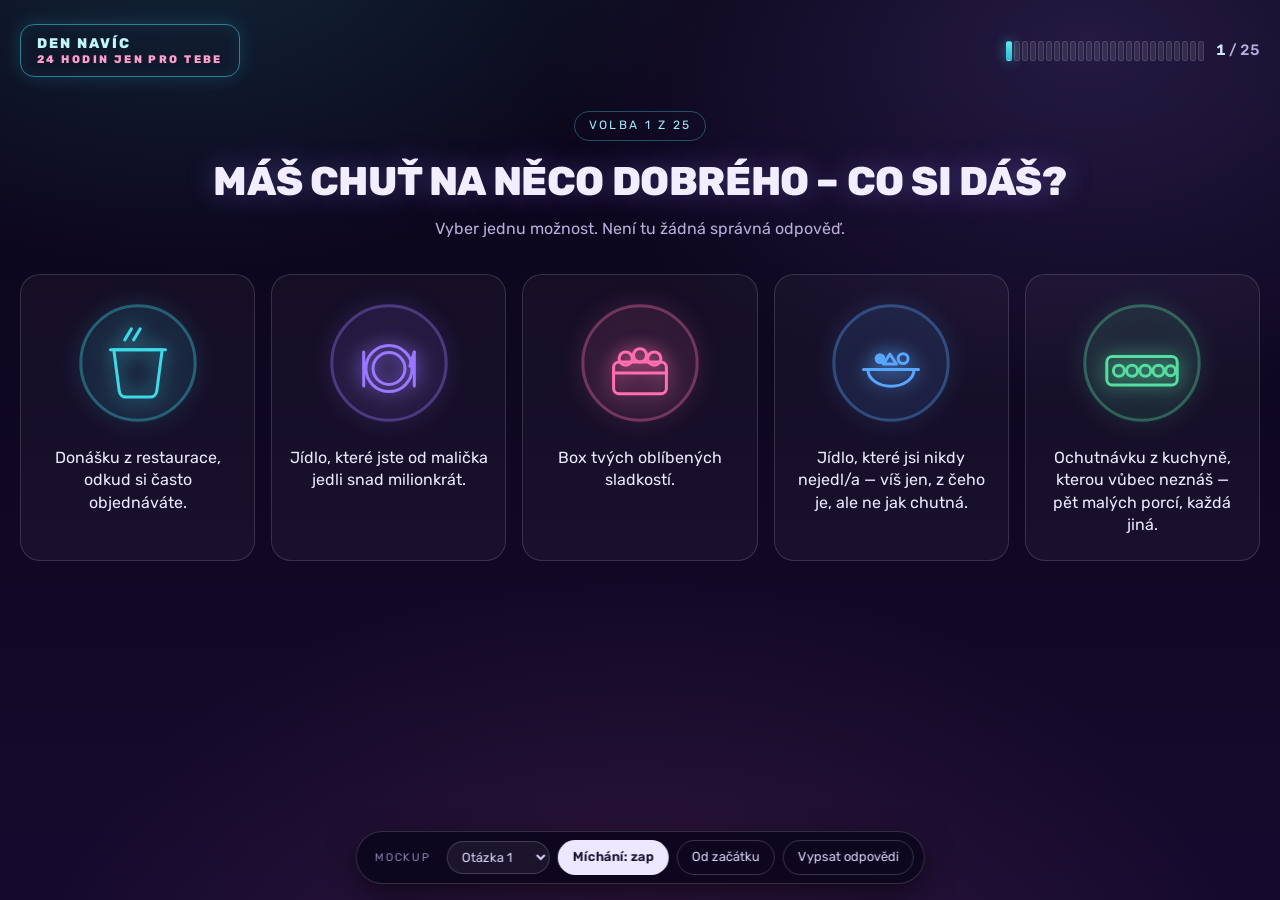
<file: vejkend-frontend-25/index.html>
<!doctype html>
<html lang="cs">
<head>
<meta charset="utf-8">
<meta name="viewport" content="width=device-width,initial-scale=1,viewport-fit=cover">
<title>Den navíc — 25 otázek (varianta A)</title>
<link rel="preconnect" href="https://fonts.googleapis.com">
<link rel="preconnect" href="https://fonts.gstatic.com" crossorigin>
<link href="https://fonts.googleapis.com/css2?family=Rubik:wght@400;500;600;700;800&display=swap" rel="stylesheet">
<style>
*,*::before,*::after{box-sizing:border-box}
:root{
  --bg:#0A0518; --bg2:#150A2E;
  --panel:rgba(255,255,255,.035);
  --line:rgba(255,255,255,.14);
  --txt:#F2EEFF; --txt2:#B9AEDC;
  --c1:#3FD9E8; --c2:#9A78FF; --c3:#FF6FB0; --c4:#58A6FF; --c5:#56DDA0;
  --r:20px;
}
html,body{margin:0;padding:0}
body{
  background:var(--bg); color:var(--txt);
  font-family:"Rubik","Segoe UI",system-ui,-apple-system,sans-serif;
  font-size:16px; line-height:1.45; min-height:100vh;
  -webkit-font-smoothing:antialiased;
}
body::before{
  content:""; position:fixed; inset:0; z-index:-1; pointer-events:none;
  background:
    radial-gradient(900px 600px at 15% -10%, rgba(63,217,232,.16), transparent 60%),
    radial-gradient(900px 600px at 85% 5%, rgba(154,120,255,.18), transparent 60%),
    radial-gradient(1000px 700px at 50% 110%, rgba(255,111,176,.12), transparent 60%),
    linear-gradient(180deg,var(--bg) 0%,var(--bg2) 100%);
}
.wrap{max-width:1280px; margin:0 auto; padding:24px 20px 120px}

/* ---------- hlavicka ---------- */
.top{display:flex; align-items:center; gap:16px; flex-wrap:wrap; margin-bottom:34px}
.logo{
  font-weight:800; letter-spacing:.14em; font-size:14px; line-height:1.25;
  padding:10px 16px; border-radius:14px; text-transform:uppercase;
  border:1.5px solid rgba(63,217,232,.55); color:#BFF6FB;
  box-shadow:0 0 18px rgba(63,217,232,.18), inset 0 0 18px rgba(63,217,232,.08);
}
.logo span{display:block; color:#FF9ECB; letter-spacing:.22em; font-size:11px}
.prog{margin-left:auto; display:flex; align-items:center; gap:12px}
.bars{display:flex; gap:4px}
.bars i{width:14px; height:26px; border-radius:4px; background:rgba(255,255,255,.09);
  border:1px solid rgba(255,255,255,.12)}
.bars i.on{background:linear-gradient(180deg,#5FE8F2,#2FB9CC); border-color:transparent;
  box-shadow:0 0 12px rgba(63,217,232,.55)}
.prog b{font-variant-numeric:tabular-nums; font-size:15px; color:#CFE9FF; font-weight:600}
.prog b i{font-style:normal; color:var(--txt2); font-weight:500}

/* ---------- otazka ---------- */
.q{max-width:900px; margin:0 auto 34px; text-align:center}
.eyebrow{
  display:inline-block; font-size:12px; letter-spacing:.2em; text-transform:uppercase;
  color:#9FE9F2; border:1px solid rgba(63,217,232,.35); border-radius:999px;
  padding:5px 14px; margin-bottom:18px;
}
h1{
  margin:0 0 12px; font-size:clamp(24px,3.4vw,40px); line-height:1.15;
  font-weight:800; letter-spacing:-.01em;
  text-shadow:0 0 28px rgba(154,120,255,.35);
}
.lead{margin:0; color:var(--txt2); font-size:16px}

/* ---------- karta (spolocne) ---------- */
.opt{
  position:relative; display:flex; gap:16px; cursor:pointer; text-align:left;
  background:var(--panel); border:1.5px solid var(--line); border-radius:var(--r);
  color:var(--txt); font:inherit; padding:0; overflow:hidden;
  transition:border-color .16s, transform .16s, box-shadow .16s, background .16s;
}
.opt::after{
  content:""; position:absolute; inset:0; border-radius:inherit; pointer-events:none;
  box-shadow:inset 0 0 0 0 var(--c); transition:box-shadow .16s;
}
.opt:hover,.opt:focus-visible{
  border-color:var(--c); background:rgba(255,255,255,.06);
  transform:translateY(-3px); box-shadow:0 12px 30px rgba(0,0,0,.35), 0 0 22px -6px var(--c);
  outline:none;
}
.opt[aria-pressed="true"]{border-color:var(--c); background:rgba(255,255,255,.08)}
.opt[aria-pressed="true"]::after{box-shadow:inset 0 0 0 2px var(--c)}
.opt:nth-child(1){--c:var(--c1)} .opt:nth-child(2){--c:var(--c2)}
.opt:nth-child(3){--c:var(--c3)} .opt:nth-child(4){--c:var(--c4)}
.opt:nth-child(5){--c:var(--c5)}
.art{color:var(--c); filter:drop-shadow(0 0 10px currentColor); flex:none}
.art svg{display:block; width:100%; height:100%}
.opt p{margin:0; color:#EDE8FF}

/* ---------- lista mockupu ---------- */
.dev{
  position:fixed; left:50%; transform:translateX(-50%); bottom:16px; z-index:9;
  display:flex; gap:8px; align-items:center; flex-wrap:wrap; justify-content:center;
  background:rgba(12,6,30,.92); border:1px solid rgba(255,255,255,.16);
  border-radius:999px; padding:8px 10px; backdrop-filter:blur(10px);
  box-shadow:0 10px 30px rgba(0,0,0,.5);
}
.dev span{font-size:11px; letter-spacing:.16em; color:#8C82AE; text-transform:uppercase; padding:0 8px}
.dev button{
  font:inherit; font-size:13px; padding:7px 14px; border-radius:999px; cursor:pointer;
  background:transparent; color:#D9D2F5; border:1px solid rgba(255,255,255,.18);
}
.dev button:hover{background:rgba(255,255,255,.08)}
.dev button.on{background:#EDE8FF; color:#1A0E33; border-color:transparent; font-weight:600}
@media (max-width:620px){
  .dev{max-width:calc(100% - 20px); flex-wrap:nowrap; overflow-x:auto; justify-content:flex-start;
       border-radius:16px; bottom:10px}
  .dev span{display:none}
  .dev button{white-space:nowrap; font-size:12px; padding:6px 11px}
  .top{gap:10px}
  .prog{margin-left:0}
  .bars i{width:10px; height:20px}
}
@media (prefers-reduced-motion:reduce){*{transition:none!important}}

.grid{display:grid; grid-template-columns:repeat(5,1fr); gap:16px; align-items:stretch}
.opt{flex-direction:column; padding:22px 16px 24px; text-align:center; align-items:center; gap:18px}
.art{width:132px; height:132px}
.opt p{font-size:16px; line-height:1.4}
@media (max-width:1080px){
  .grid{grid-template-columns:repeat(2,1fr)}
  .opt:nth-child(5){grid-column:1 / -1}
}
@media (max-width:620px){
  .grid{grid-template-columns:1fr; gap:12px}
  .opt{flex-direction:row; text-align:left; align-items:center; padding:14px 16px; gap:14px}
  .opt:nth-child(5){grid-column:auto}
  .art{width:76px; height:76px}
}

.bars{gap:2px}
.bars i{width:6px; height:20px; border-radius:2px}
.opt p{min-height:0}
.summary{max-width:860px; margin:0 auto}
.summary h2{font-size:22px; margin:0 0 6px}
.summary .rows{display:flex; flex-direction:column; gap:8px; margin-top:22px}
.summary .row{display:flex; gap:14px; align-items:flex-start; padding:12px 16px;
  border:1.5px solid var(--line); border-radius:14px; background:var(--panel)}
.summary .row b{flex:none; width:28px; color:var(--txt2); font-variant-numeric:tabular-nums;
  font-weight:600; font-size:14px; padding-top:2px}
.summary .row span{color:#EDE8FF; font-size:15.5px}
.draftnote{margin:18px 0 0; padding:12px 16px; border-radius:12px;
  border:1px dashed rgba(255,255,255,.28); color:var(--txt2); font-size:14px}
.dev select{font:inherit; font-size:13px; padding:7px 10px; border-radius:999px;
  background:rgba(255,255,255,.06); color:#D9D2F5; border:1px solid rgba(255,255,255,.18)}
.dev select option{background:#1A0E33}
</style>
</head>
<body>
<div class="wrap">
  <header class="top">
    <div class="logo">Den navíc<span>24 hodin jen pro tebe</span></div>
    <div class="prog">
      <div class="bars" id="bars"></div>
      <b id="count"></b>
    </div>
  </header>
  <div id="screen"></div>
</div>

<nav class="dev">
  <span>Mockup</span>
  <select id="jump" aria-label="Skok na otázku"></select>
  <button type="button" id="shuffle" class="on">Míchání: zap</button>
  <button type="button" id="restart">Od začátku</button>
  <button type="button" id="dump">Vypsat odpovědi</button>
</nav>

<script>
const Q = [{"id": 1, "order": 1, "title": "MÁŠ CHUŤ NA NĚCO DOBRÉHO – CO SI DÁŠ?", "lead": "Vyber jednu možnost. Není tu žádná správná odpověď.", "options": [{"id": "1a", "icon": "ikony/1a.svg", "text": "Donášku z restaurace, odkud si často objednáváte.", "art": "kept"}, {"id": "1b", "icon": "ikony/1b.svg", "text": "Jídlo, které jsi nikdy nejedl/a — víš jen, z čeho je, ale ne jak chutná.", "art": "kept"}, {"id": "1c", "icon": "ikony/1c.svg", "text": "Box tvých oblíbených sladkostí.", "art": "kept"}, {"id": "1d", "icon": "ikony/1d.svg", "text": "Jídlo, které jste od malička jedli snad milionkrát.", "art": "kept"}, {"id": "1e", "icon": "ikony/1e.svg", "text": "Ochutnávku z kuchyně, kterou vůbec neznáš — pět malých porcí, každá jiná.", "art": "new"}]}, {"id": 2, "order": 2, "title": "SEDÁŠ NA GAUČ, ZAPÍNÁŠ TELEVIZI. PUSTÍŠ SI…", "lead": "Vyber jednu možnost. Není tu žádná správná odpověď.", "options": [{"id": "2a", "icon": "ikony/2a.svg", "text": "Film s hercem, kterého máš rád/a.", "art": "kept"}, {"id": "2b", "icon": "ikony/2b.svg", "text": "Experimentální film, který vyhrává všechna ocenění ve své kategorii.", "art": "kept"}, {"id": "2c", "icon": "ikony/2c.svg", "text": "Film, který rád/a rewatchuješ i po tisící.", "art": "kept"}, {"id": "2d", "icon": "ikony/2d.svg", "text": "Pokračování filmu, který jsi viděl/a a moc se ti líbil.", "art": "new"}, {"id": "2e", "icon": "ikony/2e.svg", "text": "Nový film o tématu, o kterém moc nevíš a zajímá tě.", "art": "kept"}]}, {"id": 3, "order": 3, "title": "MÁŠ PŮL HODINY NA HUDBU – CO SI VYBEREŠ?", "lead": "Vyber jednu možnost. Není tu žádná správná odpověď.", "options": [{"id": "3a", "icon": "ikony/3a.svg", "text": "20 světově nejhranějších skladeb za poslední týden.", "art": "kept"}, {"id": "3b", "icon": "ikony/3b.svg", "text": "Best of ze žánru, který běžně neposloucháš.", "art": "kept"}, {"id": "3c", "icon": "ikony/3c.svg", "text": "Legendární hity, které zná každý a všichni je milujeme.", "art": "kept"}, {"id": "3d", "icon": "ikony/3d.svg", "text": "Playlist s písničkami, které jsi nejvíc poslouchal/a minulý rok.", "art": "kept"}, {"id": "3e", "icon": "ikony/3e.svg", "text": "Album, které tě zaujalo vizuálem, ale nevíš, co na něm je.", "art": "new"}]}, {"id": 4, "order": 4, "title": "MÁŠ CHUŤ POTKAT LIDI – ZA KÝM SE VYDÁŠ?", "lead": "Vyber jednu možnost. Není tu žádná správná odpověď.", "options": [{"id": "4a", "icon": "ikony/4a.svg", "text": "Za partou, se kterou se vídáš skoro každý týden.", "art": "kept"}, {"id": "4b", "icon": "ikony/4b.svg", "text": "Půjdeš s kámošem za jeho partou, kterou ty neznáš.", "art": "kept"}, {"id": "4c", "icon": "ikony/4c.svg", "text": "Za jedním kámošem, se kterým si vždy v klidu pokecáte.", "art": "kept"}, {"id": "4d", "icon": "ikony/4d.svg", "text": "Za kámošema, které jsi potkal/a v létě na táboře nebo dovolené.", "art": "new"}, {"id": "4e", "icon": "ikony/4e.svg", "text": "Za partou, která dělá něco, s čím nemáš vlastní zkušenost a láká tě to.", "art": "new"}]}, {"id": 5, "order": 5, "title": "A TEĎ TROCHU POHYBU – JAKÝ SPORT SI VYBEREŠ?", "lead": "Vyber jednu možnost. Není tu žádná správná odpověď.", "options": [{"id": "5a", "icon": "ikony/5a.svg", "text": "Sport, který jsi hrál/a tolikrát, že přesně víš, jak to bude probíhat.", "art": "kept"}, {"id": "5b", "icon": "ikony/5b.svg", "text": "Nový sport, kterého je teď plný internet.", "art": "kept"}, {"id": "5c", "icon": "ikony/5c.svg", "text": "Sport, který hrajete s kámošema nebo v tělocviku často.", "art": "kept"}, {"id": "5d", "icon": "ikony/5d.svg", "text": "Sport, který znáš a chceš se v něm posunout dál.", "art": "kept"}, {"id": "5e", "icon": "ikony/5e.svg", "text": "Zajímavý sport, který jsi ještě nedělal/a.", "art": "kept"}]}, {"id": 6, "order": 6, "title": "ODPOLEDNE DOSTANEŠ CHUŤ NA PROCHÁZKU – JAKOU SI VYBEREŠ?", "lead": "Vyber jednu možnost. Není tu žádná správná odpověď.", "options": [{"id": "6a", "icon": "ikony/6a.svg", "text": "Známou trasu přes tvoje oblíbené místo, kde si dobře odpočineš.", "art": "kept"}, {"id": "6b", "icon": "ikony/6b.svg", "text": "Křížem krážem lesem, ve kterém je spousta různých malých cestiček.", "art": "kept"}, {"id": "6c", "icon": "ikony/6c.svg", "text": "Okruh přes místa, kde je velká šance, že potkáš někoho z kámošů.", "art": "kept"}, {"id": "6d", "icon": "ikony/6d.svg", "text": "Klasické kolečko blízko domu, u kterého vůbec nemusíš přemýšlet.", "art": "kept"}, {"id": "6e", "icon": "ikony/6e.svg", "text": "Místa, kterými jsi nikdy neprošel/neprošla — zjistíš, co tam vlastně je.", "art": "kept"}]}, {"id": 7, "order": 7, "title": "MŮŽEŠ STRÁVIT ODPOLEDNE S KÝMKOLI NA SVĚTĚ. KDO TO BUDE?", "lead": "Vyber jednu možnost. Není tu žádná správná odpověď.", "options": [{"id": "7a", "icon": "ikony/7a.svg", "text": "Influencer/ka, kterého/kterou dlouho sleduješ.", "art": "kept"}, {"id": "7b", "icon": "ikony/7b.svg", "text": "Vědec, který nedávno udělal zásadní objev.", "art": "kept"}, {"id": "7c", "icon": "ikony/7c.svg", "text": "Zpěvák/zpěvačka, kterého/kterou máš rád/a.", "art": "new"}, {"id": "7d", "icon": "ikony/7d.svg", "text": "Profesionální sportovec ve sportu, který tě zajímá.", "art": "new"}, {"id": "7e", "icon": "ikony/7e.svg", "text": "Tvůj vrstevník, který od malička žije s rodinou na cestách a nikde nezůstane dýl než měsíc.", "art": "kept"}]}, {"id": 8, "order": 8, "title": "UPSSS – POKAZILO SE TI ELEKTRONICKÉ ZAŘÍZENÍ. CO UDĚLÁŠ?", "lead": "Vyber jednu možnost. Není tu žádná správná odpověď.", "options": [{"id": "8a", "icon": "ikony/8a.svg", "text": "Zeptáš se AI, jako vždycky, když si nevíš rady.", "art": "kept"}, {"id": "8b", "icon": "ikony/8b.svg", "text": "Sám/sama hledáš způsoby, jak zařízení fixnout, i když to jsou nové věci.", "art": "kept"}, {"id": "8c", "icon": "ikony/8c.svg", "text": "Zeptáš se rodičů.", "art": "kept"}, {"id": "8d", "icon": "ikony/8d.svg", "text": "Najdeš návod a jdeš krok po kroku.", "art": "kept"}, {"id": "8e", "icon": "ikony/8e.svg", "text": "Budeš zkoušet jednu věc za druhou, dokud nepřijdeš na to, kde je problém.", "art": "kept"}]}, {"id": 9, "order": 9, "title": "S KAMARÁDY MÁTE TÝDEN PRÁZDNIN NA VÝLET PO ČESKU. KAM POJEDETE?", "lead": "Vyber jednu možnost. Není tu žádná správná odpověď.", "options": [{"id": "9a", "icon": "ikony/9a.svg", "text": "K vodě, kam jezdíte každý rok a kde víte, že bude sranda.", "art": "new"}, {"id": "9b", "icon": "ikony/9b.svg", "text": "Do kraje, kde nikdo z vás nikdy nebyl, a program vymyslíte až na místě.", "art": "new"}, {"id": "9c", "icon": "ikony/9c.svg", "text": "Do aquaparku a zábavního parku, kam jezdí skoro všichni.", "art": "new"}, {"id": "9d", "icon": "ikony/9d.svg", "text": "Na chatu, kterou znáš od malička.", "art": "new"}, {"id": "9e", "icon": "ikony/9e.svg", "text": "Po stopách místní záhady nebo legendy, o které jste do teď nic nevěděli.", "art": "new"}]}, {"id": 10, "order": 10, "title": "MÁŠ PŮLHODINU V ZOO. NA CO SE PŮJDEŠ PODÍVAT?", "lead": "Vyber jednu možnost. Není tu žádná správná odpověď.", "options": [{"id": "10a", "icon": "ikony/10a.svg", "text": "Roztomilá mláďata.", "art": "kept"}, {"id": "10b", "icon": "ikony/10b.svg", "text": "Nově objevený druh ryb z hlubin moře.", "art": "kept"}, {"id": "10c", "icon": "ikony/10c.svg", "text": "Tygři, lvi a jiné divoké šelmy.", "art": "kept"}, {"id": "10d", "icon": "ikony/10d.svg", "text": "Zvířata, která znáš z animáku.", "art": "kept"}, {"id": "10e", "icon": "ikony/10e.svg", "text": "Furek skvrnitý.", "art": "new"}]}, {"id": 11, "order": 11, "title": "VENKU JE BOUŘKA A JEŠTĚ HODINU NEPŘEJDE. CO BUDEŠ DĚLAT?", "lead": "Vyber jednu možnost. Není tu žádná správná odpověď.", "options": [{"id": "11a", "icon": "ikony/11a.svg", "text": "Jdeš zkontrolovat, že jsou zavřená okna.", "art": "new"}, {"id": "11b", "icon": "ikony/11b.svg", "text": "Hledáš na internetu, proč se blesky větví a jestli udeří dvakrát do stejného místa.", "art": "new"}, {"id": "11c", "icon": "ikony/11c.svg", "text": "Sleduješ na radaru, jak bouřka odchází.", "art": "kept"}, {"id": "11d", "icon": "ikony/11d.svg", "text": "Jdeš se dívat na bouřku z okna.", "art": "kept"}, {"id": "11e", "icon": "ikony/11e.svg", "text": "Natočíš bouřku na mobil a pak zpomaleně zjišťuješ, co se na tom záběru vlastně děje.", "art": "kept"}]}, {"id": 12, "order": 12, "title": "MÁŠ HODINU VOLNÉHO ČASU A ZAPÍNÁŠ POČÍTAČ NEBO MOBIL. CO SI ZAHRAJEŠ?", "lead": "Vyber jednu možnost. Není tu žádná správná odpověď.", "options": [{"id": "12a", "icon": "ikony/12a.svg", "text": "Hru, kde zrovna náháníš levely.", "art": "kept"}, {"id": "12b", "icon": "ikony/12b.svg", "text": "Úplně nový typ hry, abys zjistil/a, jak se vůbec hraje.", "art": "kept"}, {"id": "12c", "icon": "ikony/12c.svg", "text": "Hru, kterou teď hrají všichni tvoji kámoši.", "art": "kept"}, {"id": "12d", "icon": "ikony/12d.svg", "text": "Oddechovou hru, u které nemusíš moc přemýšlet.", "art": "kept"}, {"id": "12e", "icon": "ikony/12e.svg", "text": "Hru, ve které ti nikdo neřekne, co je cílem — musíš na to přijít sám/sama.", "art": "new"}]}, {"id": 13, "order": 13, "title": "LEŽÍŠ V POSTELI A SLÍBIL/A SIS, ŽE SI PUSTÍŠ JEDNO POSLEDNÍ VIDEO. KTERÉ?", "lead": "Vyber jednu možnost. Není tu žádná správná odpověď.", "options": [{"id": "13a", "icon": "ikony/13a.svg", "text": "Nejnovější video od tvého oblíbeného youtubera, na které ses těšil/a.", "art": "kept"}, {"id": "13b", "icon": "ikony/13b.svg", "text": "Video o něčem, o čem jsi do teď vůbec neslyšel/a.", "art": "kept"}, {"id": "13c", "icon": "ikony/13c.svg", "text": "Výběr vtipných memes nebo failů, u kterých se vždycky dobře zasměješ.", "art": "kept"}, {"id": "13d", "icon": "ikony/13d.svg", "text": "Video s miliony zhlédnutí, které je zrovna jedničkou v trendech.", "art": "kept"}, {"id": "13e", "icon": "ikony/13e.svg", "text": "Video od neznámého kanálu s názvem: „Záhada, kterou se doteď nepodařilo nikomu vysvětlit.“", "art": "kept"}]}, {"id": 14, "order": 14, "title": "S KAMARÁDY VYBÍRÁTE TÉMA ÚNIKOVKY. KTERÉ NAVRHNEŠ?", "lead": "Vyber jednu možnost. Není tu žádná správná odpověď.", "options": [{"id": "14a", "icon": "ikony/14a.svg", "text": "Téma, o kterém už toho spoustu víš, takže to bude „easy“ výhra.", "art": "kept"}, {"id": "14b", "icon": "ikony/14b.svg", "text": "Téma, o kterém organizátor říká, že ho dělá úplně jinak, než by kohokoli napadlo.", "art": "kept"}, {"id": "14c", "icon": "ikony/14c.svg", "text": "Stejné téma, jako jste vybrali loni a byla u toho sranda.", "art": "kept"}, {"id": "14d", "icon": "ikony/14d.svg", "text": "Známé a populární téma, které berou skoro všichni (např. zombie apokalypsa nebo vesmír).", "art": "kept"}, {"id": "14e", "icon": "ikony/14e.svg", "text": "Téma, o kterém jsi nikdy neslyšel/a, ale jeho název zní bizarně a nezvykle.", "art": "kept"}]}, {"id": 15, "order": 15, "title": "HLOUČEK LIDÍ NA ULICI PŘEKVAPENĚ ZÍRÁ DO VÝLOHY. CO UDĚLÁŠ?", "lead": "Vyber jednu možnost. Není tu žádná správná odpověď.", "options": [{"id": "15a", "icon": "ikony/15a.svg", "text": "Nevšímáš si jich a jdeš prostě dál, chceš už dorazit do svého cíle.", "art": "kept"}, {"id": "15b", "icon": "ikony/15b.svg", "text": "Zastavíš se opodál a sleduješ situaci, abys sám/sama vydedukoval/a, na co ti lidé reagují.", "art": "kept"}, {"id": "15c", "icon": "ikony/15c.svg", "text": "Vyfotíš to kámošům jako vtipnou story a jdeš dál.", "art": "new"}, {"id": "15d", "icon": "ikony/15d.svg", "text": "Zeptáš se kámoše, který jde s tebou, jestli neví, co se děje, ale nezastavujete se.", "art": "kept"}, {"id": "15e", "icon": "ikony/15e.svg", "text": "Počkáš, až se hlouček trochu rozejde, a jdeš se podívat zblízka, co tam je.", "art": "new"}]}, {"id": 16, "order": 16, "title": "JAKOU TAJNOU MAGICKOU APKU BY SIS STÁHL/A DO MOBILU?", "lead": "Vyber jednu možnost. Není tu žádná správná odpověď.", "options": [{"id": "16a", "icon": "ikony/16a.svg", "text": "Apka, která tě přenese kamkoli, kde jsi už někdy byl/a.", "art": "kept"}, {"id": "16b", "icon": "ikony/16b.svg", "text": "Apka, která ti o čemkoli, na co namíříš foťák, něco prozradí.", "art": "kept"}, {"id": "16c", "icon": "ikony/16c.svg", "text": "Apka na neomezené peníze do her (např. nekonečno Robuxů / V-Bucksů).", "art": "kept"}, {"id": "16d", "icon": "ikony/16d.svg", "text": "Apka, která by přesně věděla, jak z tebe udělat nejoblíbenějšího člověka na celé škole.", "art": "kept"}, {"id": "16e", "icon": "ikony/16e.svg", "text": "Apka, co ti bude říkat všechno, co si myslí zvířata v tvém okolí.", "art": "kept"}]}, {"id": 17, "order": 17, "title": "NA PÁRTY JE KREATIVNÍ ZÓNA, KDE SI MŮŽEŠ VYZDOBIT TRIČKO. CO UDĚLÁŠ?", "lead": "Vyber jednu možnost. Není tu žádná správná odpověď.", "options": [{"id": "17a", "icon": "ikony/17a.svg", "text": "Uděláš jednoduchý motiv, u kterého víš, že bude vypadat dobře.", "art": "kept"}, {"id": "17b", "icon": "ikony/17b.svg", "text": "Zkusíš techniku, kterou jsi nikdy nedělal/a, jen abys zjistil/a, jak funguje.", "art": "kept"}, {"id": "17c", "icon": "ikony/17c.svg", "text": "Uděláte si s kámoši stejná trička, ať to máte společné.", "art": "kept"}, {"id": "17d", "icon": "ikony/17d.svg", "text": "Okopíruješ povedený motiv z internetu, ať je to rychle a bez chyb.", "art": "kept"}, {"id": "17e", "icon": "ikony/17e.svg", "text": "Smícháš barvy a materiály, které k sobě nepatří, a uvidíš, co zajímavé z toho vznikne.", "art": "kept"}]}, {"id": 18, "order": 18, "title": "MÁŠ V NEZNÁMÉM MĚSTĚ DVĚ HODINY ROZCHOD. KAM VYRAZÍŠ?", "lead": "Vyber jednu možnost. Není tu žádná správná odpověď.", "options": [{"id": "18a", "icon": "ikony/18a.svg", "text": "Hned vyrazíš do známého obchodu oblíbené značky (např. obchody s oblečením, Apple store...), na který ses těšil/a.", "art": "kept"}, {"id": "18b", "icon": "ikony/18b.svg", "text": "Zeptáš se místních, kam by šli oni, a vyrazíš tam, ať je to cokoli.", "art": "new"}, {"id": "18c", "icon": "ikony/18c.svg", "text": "Půjdeš k nejznámejší památce, kde si všichni turisti dělají fotky, abys měl/a dobrou fotku i ty.", "art": "kept"}, {"id": "18d", "icon": "ikony/18d.svg", "text": "Zapadneš do kavárny s dobrou wifi, dáš si něco dobrého a budeš scrollovat mobil.", "art": "kept"}, {"id": "18e", "icon": "ikony/18e.svg", "text": "Zláká tě výloha podivného malého obchůdku a jdeš si ty fascinující a netradiční věci prohlédnout blíž.", "art": "kept"}]}, {"id": 19, "order": 19, "title": "KRÁTÍŠ SI ČEKÁNÍ V KNIHOVNĚ. JAKOU KNIHU NEBO ČASOPIS SI VYBEREŠ?", "lead": "Vyber jednu možnost. Není tu žádná správná odpověď.", "options": [{"id": "19a", "icon": "ikony/19a.svg", "text": "Komiks nebo knihu, kterou jsi už četl/a a víš, že ji miluješ.", "art": "kept"}, {"id": "19b", "icon": "ikony/19b.svg", "text": "Knihu o vzdálené kultuře, o které vůbec nic nevíš, jen abys zjistil/a, jak tam lidé žijí.", "art": "kept"}, {"id": "19c", "icon": "ikony/19c.svg", "text": "Knihu k filmu, který zrovna běží v kině a všichni tvoji kámoši o něm mluví.", "art": "kept"}, {"id": "19d", "icon": "ikony/19d.svg", "text": "Časopis o hrách, sportu nebo celebritách, kde je spousta obrázků a nemusíš u toho moc přemýšlet.", "art": "kept"}, {"id": "19e", "icon": "ikony/19e.svg", "text": "Encyklopedii o tvorech, jejichž jména ani neumíš vyslovit.", "art": "kept"}]}, {"id": 20, "order": 20, "title": "MÁŠ ROZCHOD V INTERAKTIVNÍM VĚDECKÉM MUZEU. CO UDĚLÁŠ?", "lead": "Vyber jednu možnost. Není tu žádná správná odpověď.", "options": [{"id": "20a", "icon": "ikony/20a.svg", "text": "Půjdeš k největší a nejhlučnější atrakci, kde je největší zábava.", "art": "kept"}, {"id": "20b", "icon": "ikony/20b.svg", "text": "Zastavíš se u stánku s chemickými pokusy, kde dělají kombinace různých látek.", "art": "kept"}, {"id": "20c", "icon": "ikony/20c.svg", "text": "Zavěsíš se na svoje nejlepší kámoše a budeš chodit jen tam, kam jdou oni, hlavně ať jste spolu.", "art": "kept"}, {"id": "20d", "icon": "ikony/20d.svg", "text": "Najdeš si bufet nebo odpočinkovou zónu a budeš tam chillovat.", "art": "kept"}, {"id": "20e", "icon": "ikony/20e.svg", "text": "Zajdeš do tišší části, kde se zkoušejí věci, které ještě nejsou hotové.", "art": "kept"}]}, {"id": 21, "order": 21, "title": "CESTUJEŠ DLOUHO AUTEM A CHCEŠ SI NĚCO PUSTIT PŘES SLUCHÁTKA. CO TO BUDE?", "lead": "Vyber jednu možnost. Není tu žádná správná odpověď.", "options": [{"id": "21a", "icon": "ikony/21a.svg", "text": "Svoje oblíbené rádio.", "art": "new"}, {"id": "21b", "icon": "ikony/21b.svg", "text": "Podcast o něčem, o čem jsi nikdy nepřemýšlel/a — vybereš ho podle zajímavého názvu.", "art": "new"}, {"id": "21c", "icon": "ikony/21c.svg", "text": "Nový díl podcastu od tvůrce, kterého sleduješ pravidelně.", "art": "new"}, {"id": "21d", "icon": "ikony/21d.svg", "text": "Audioknihu, kterou jsi už slyšel/a a rád/a se k ní vracíš.", "art": "new"}, {"id": "21e", "icon": "ikony/21e.svg", "text": "Živé rádio z druhého konce světa — nevíš, co zrovna poběží.", "art": "new"}]}, {"id": 22, "order": 22, "title": "JSTE S RODINOU NA HRADĚ A MÁŠ MOŽNOST VYBRAT, KAM SE PŮJDETE PODÍVAT. CO VYBEREŠ?", "lead": "Vyber jednu možnost. Není tu žádná správná odpověď.", "options": [{"id": "22a", "icon": "ikony/22a.svg", "text": "Hlavní zbrojnici s meči a brněními, kterou znáš z fotek a víš, že tě baví.", "art": "kept"}, {"id": "22b", "icon": "ikony/22b.svg", "text": "Část hradu, která není součástí prohlídkových tras a není známé, co tam je.", "art": "kept"}, {"id": "22c", "icon": "ikony/22c.svg", "text": "Komnaty, které jsou na všech pohlednicích a které už znáš z fotek.", "art": "kept"}, {"id": "22d", "icon": "ikony/22d.svg", "text": "Vyběhneš nahoru na věž, kde si jen sedneš a budeš relaxovat při výhledu na okolí.", "art": "kept"}, {"id": "22e", "icon": "ikony/22e.svg", "text": "Starou dílnu plnou baněk a divných přístrojů kvůli její tajemné atmosféře.", "art": "kept"}]}, {"id": 23, "order": 23, "title": "JSI S KÁMOŠI NA CHATĚ NEBO VE STANU. JE JEDNA RÁNO A NEMŮŽEŠ SPÁT. CO UDĚLÁŠ?", "lead": "Vyber jednu možnost. Není tu žádná správná odpověď.", "options": [{"id": "23a", "icon": "ikony/23a.svg", "text": "Zůstaneš ve spacáku na mobilu a zapneš hru, aby sis splnil/a denní questy.", "art": "kept"}, {"id": "23b", "icon": "ikony/23b.svg", "text": "Potichu se vykradeš ven do tmavé zahrady zjistit, jaké to tam je v noci.", "art": "kept"}, {"id": "23c", "icon": "ikony/23c.svg", "text": "Šeptáš si s kámoši o zážitcích ze dne.", "art": "kept"}, {"id": "23d", "icon": "ikony/23d.svg", "text": "Zavřeš oči a zkoušíš usnout, ať jsi ráno fit.", "art": "new"}, {"id": "23e", "icon": "ikony/23e.svg", "text": "Vykloníš se ze stanu/okna a budeš zkoušet rozeznat, co se venku všechno ozývá.", "art": "kept"}]}, {"id": 24, "order": 24, "title": "MŮŽEŠ NAKOUKNOUT NĚKAM, KAM SE BĚŽNĚ NEDOSTANEŠ. KAM TO BUDE?", "lead": "Vyber jednu možnost. Není tu žádná správná odpověď.", "options": [{"id": "24a", "icon": "ikony/24a.svg", "text": "Do prostor, které znáš ze seriálu tak dobře, že bys jimi prošel/prošla poslepu.", "art": "kept"}, {"id": "24b", "icon": "ikony/24b.svg", "text": "Někam, kde se vyrábí něco, co používáš každý den, a nikdy jsi neviděl/a, jak to vzniká.", "art": "kept"}, {"id": "24c", "icon": "ikony/24c.svg", "text": "Na místo, kde jsi byl/a jako malý/á a dobře si ho pamatuješ.", "art": "kept"}, {"id": "24d", "icon": "ikony/24d.svg", "text": "Na místo, o kterém doma někdo pořád vypráví, takže ho znáš do detailu.", "art": "kept"}, {"id": "24e", "icon": "ikony/24e.svg", "text": "Někam, kde tě nechají chodit samotného/samotnou a nikdo ti nebude nic vysvětlovat.", "art": "kept"}]}, {"id": 25, "order": 25, "title": "NA PÁRTY JE NĚKOLIK KOUTKŮ. KAM ZAMÍŘÍŠ JAKO PRVNÍ?", "lead": "Vyber jednu možnost. Není tu žádná správná odpověď.", "options": [{"id": "25a", "icon": "ikony/25a.svg", "text": "Ke karaoke s písničkami, které znáš nazpaměť.", "art": "new"}, {"id": "25b", "icon": "ikony/25b.svg", "text": "Ke koutku, kde se zkouší VR hra, o které nikdo nic neví.", "art": "new"}, {"id": "25c", "icon": "ikony/25c.svg", "text": "Ke stolu s lákavě vypadajícím jídlem.", "art": "new"}, {"id": "25d", "icon": "ikony/25d.svg", "text": "Ke hře, kterou znáš a ve které obvykle vyhráváš.", "art": "new"}, {"id": "25e", "icon": "ikony/25e.svg", "text": "Ke stolu s krabicí starých předmětů, u kterých se hádá, k čemu sloužily.", "art": "new"}]}], ICON = {"1a": "<svg viewBox=\"0 0 240 240\" xmlns=\"http://www.w3.org/2000/svg\" aria-hidden=\"true\" focusable=\"false\"><g fill=\"none\" stroke=\"currentColor\" stroke-width=\"5.5\" stroke-linecap=\"round\" stroke-linejoin=\"round\"><circle class=\"ring\" cx=\"120\" cy=\"120\" r=\"104\" fill=\"currentColor\" opacity=\".05\" stroke=\"none\"/><circle class=\"ring\" cx=\"120\" cy=\"120\" r=\"104\" opacity=\".35\"/><path d=\"M76 96h88l-10 76a12 12 0 0 1 -12 10h-44a12 12 0 0 1 -12 -10z\"/><path d=\"M70 96L170 96\"/><path d=\"M96 78L108 58\"/><path d=\"M112 78L124 58\"/></g></svg>", "1b": "<svg viewBox=\"0 0 240 240\" xmlns=\"http://www.w3.org/2000/svg\" aria-hidden=\"true\" focusable=\"false\"><g fill=\"none\" stroke=\"currentColor\" stroke-width=\"5.5\" stroke-linecap=\"round\" stroke-linejoin=\"round\"><circle class=\"ring\" cx=\"120\" cy=\"120\" r=\"104\" fill=\"currentColor\" opacity=\".05\" stroke=\"none\"/><circle class=\"ring\" cx=\"120\" cy=\"120\" r=\"104\" opacity=\".35\"/><path d=\"M78 132a42 30.24 0 0 0 84 0z\"/><path d=\"M70 132L170 132\"/><circle cx=\"100\" cy=\"112\" r=\"7\" fill=\"currentColor\"/><path d=\"M118 104l12 18 -24 0z\"/><circle cx=\"142\" cy=\"112\" r=\"9\"/></g></svg>", "1c": "<svg viewBox=\"0 0 240 240\" xmlns=\"http://www.w3.org/2000/svg\" aria-hidden=\"true\" focusable=\"false\"><g fill=\"none\" stroke=\"currentColor\" stroke-width=\"5.5\" stroke-linecap=\"round\" stroke-linejoin=\"round\"><circle class=\"ring\" cx=\"120\" cy=\"120\" r=\"104\" fill=\"currentColor\" opacity=\".05\" stroke=\"none\"/><circle class=\"ring\" cx=\"120\" cy=\"120\" r=\"104\" opacity=\".35\"/><rect x=\"72\" y=\"118\" width=\"96\" height=\"58\" rx=\"10\"/><path d=\"M72 138L168 138\"/><circle cx=\"94\" cy=\"112\" r=\"12\"/><circle cx=\"120\" cy=\"106\" r=\"12\"/><circle cx=\"146\" cy=\"112\" r=\"12\"/></g></svg>", "1d": "<svg viewBox=\"0 0 240 240\" xmlns=\"http://www.w3.org/2000/svg\" aria-hidden=\"true\" focusable=\"false\"><g fill=\"none\" stroke=\"currentColor\" stroke-width=\"5.5\" stroke-linecap=\"round\" stroke-linejoin=\"round\"><circle class=\"ring\" cx=\"120\" cy=\"120\" r=\"104\" fill=\"currentColor\" opacity=\".05\" stroke=\"none\"/><circle class=\"ring\" cx=\"120\" cy=\"120\" r=\"104\" opacity=\".35\"/><circle cx=\"120\" cy=\"130\" r=\"42\"/><circle cx=\"120\" cy=\"130\" r=\"29\"/><path d=\"M74 100L74 162\"/><path d=\"M166 100L166 162\"/><path d=\"M166 100L158 126\"/></g></svg>", "1e": "<svg viewBox=\"0 0 240 240\" xmlns=\"http://www.w3.org/2000/svg\" aria-hidden=\"true\" focusable=\"false\"><g fill=\"none\" stroke=\"currentColor\" stroke-width=\"5.5\" stroke-linecap=\"round\" stroke-linejoin=\"round\"><circle class=\"ring\" cx=\"120\" cy=\"120\" r=\"104\" fill=\"currentColor\" opacity=\".05\" stroke=\"none\"/><circle class=\"ring\" cx=\"120\" cy=\"120\" r=\"104\" opacity=\".35\"/><rect x=\"56\" y=\"108\" width=\"128\" height=\"52\" rx=\"10\"/><circle cx=\"78\" cy=\"134\" r=\"10\"/><circle cx=\"102\" cy=\"134\" r=\"10\"/><circle cx=\"126\" cy=\"134\" r=\"10\"/><circle cx=\"150\" cy=\"134\" r=\"10\"/><circle cx=\"172\" cy=\"134\" r=\"9\"/></g></svg>", "2a": "<svg viewBox=\"0 0 240 240\" xmlns=\"http://www.w3.org/2000/svg\" aria-hidden=\"true\" focusable=\"false\"><g fill=\"none\" stroke=\"currentColor\" stroke-width=\"5.5\" stroke-linecap=\"round\" stroke-linejoin=\"round\"><circle class=\"ring\" cx=\"120\" cy=\"120\" r=\"104\" fill=\"currentColor\" opacity=\".05\" stroke=\"none\"/><circle class=\"ring\" cx=\"120\" cy=\"120\" r=\"104\" opacity=\".35\"/><rect x=\"62\" y=\"78\" width=\"116\" height=\"80\" rx=\"10\"/><path d=\"M120 158L120 172\"/><path d=\"M102 172L138 172\"/><circle cx=\"120\" cy=\"112\" r=\"13\"/><path d=\"M104 142q16 -16 32 0\"/></g></svg>", "2b": "<svg viewBox=\"0 0 240 240\" xmlns=\"http://www.w3.org/2000/svg\" aria-hidden=\"true\" focusable=\"false\"><g fill=\"none\" stroke=\"currentColor\" stroke-width=\"5.5\" stroke-linecap=\"round\" stroke-linejoin=\"round\"><circle class=\"ring\" cx=\"120\" cy=\"120\" r=\"104\" fill=\"currentColor\" opacity=\".05\" stroke=\"none\"/><circle class=\"ring\" cx=\"120\" cy=\"120\" r=\"104\" opacity=\".35\"/><rect x=\"62\" y=\"78\" width=\"116\" height=\"80\" rx=\"10\"/><path d=\"M120 158L120 172\"/><path d=\"M102 172L138 172\"/><circle cx=\"120\" cy=\"116\" r=\"22\"/><circle cx=\"120\" cy=\"116\" r=\"6\" fill=\"currentColor\"/><path d=\"M127.648 122.442L133.767 127.596\"/><path d=\"M113.558 123.648L108.404 129.767\"/><path d=\"M112.352 109.558L106.233 104.404\"/><path d=\"M126.442 108.352L131.596 102.233\"/></g></svg>", "2c": "<svg viewBox=\"0 0 240 240\" xmlns=\"http://www.w3.org/2000/svg\" aria-hidden=\"true\" focusable=\"false\"><g fill=\"none\" stroke=\"currentColor\" stroke-width=\"5.5\" stroke-linecap=\"round\" stroke-linejoin=\"round\"><circle class=\"ring\" cx=\"120\" cy=\"120\" r=\"104\" fill=\"currentColor\" opacity=\".05\" stroke=\"none\"/><circle class=\"ring\" cx=\"120\" cy=\"120\" r=\"104\" opacity=\".35\"/><rect x=\"62\" y=\"78\" width=\"116\" height=\"80\" rx=\"10\"/><path d=\"M120 158L120 172\"/><path d=\"M102 172L138 172\"/><path d=\"M142 118a24 24 0 1 1 -7.2 -22.8\"/><path d=\"M144 120l-2 -14 14 4\"/></g></svg>", "2d": "<svg viewBox=\"0 0 240 240\" xmlns=\"http://www.w3.org/2000/svg\" aria-hidden=\"true\" focusable=\"false\"><g fill=\"none\" stroke=\"currentColor\" stroke-width=\"5.5\" stroke-linecap=\"round\" stroke-linejoin=\"round\"><circle class=\"ring\" cx=\"120\" cy=\"120\" r=\"104\" fill=\"currentColor\" opacity=\".05\" stroke=\"none\"/><circle class=\"ring\" cx=\"120\" cy=\"120\" r=\"104\" opacity=\".35\"/><rect x=\"62\" y=\"78\" width=\"116\" height=\"80\" rx=\"10\"/><path d=\"M120 158L120 172\"/><path d=\"M102 172L138 172\"/><path d=\"M102 100l18 16 -18 16\"/><path d=\"M126 100l18 16 -18 16\"/></g></svg>", "2e": "<svg viewBox=\"0 0 240 240\" xmlns=\"http://www.w3.org/2000/svg\" aria-hidden=\"true\" focusable=\"false\"><g fill=\"none\" stroke=\"currentColor\" stroke-width=\"5.5\" stroke-linecap=\"round\" stroke-linejoin=\"round\"><circle class=\"ring\" cx=\"120\" cy=\"120\" r=\"104\" fill=\"currentColor\" opacity=\".05\" stroke=\"none\"/><circle class=\"ring\" cx=\"120\" cy=\"120\" r=\"104\" opacity=\".35\"/><rect x=\"62\" y=\"78\" width=\"116\" height=\"80\" rx=\"10\"/><path d=\"M120 158L120 172\"/><path d=\"M102 172L138 172\"/><circle cx=\"120\" cy=\"116\" r=\"20\"/><ellipse cx=\"120\" cy=\"116\" rx=\"20\" ry=\"8\"/><path d=\"M100 116L140 116\"/></g></svg>", "3a": "<svg viewBox=\"0 0 240 240\" xmlns=\"http://www.w3.org/2000/svg\" aria-hidden=\"true\" focusable=\"false\"><g fill=\"none\" stroke=\"currentColor\" stroke-width=\"5.5\" stroke-linecap=\"round\" stroke-linejoin=\"round\"><circle class=\"ring\" cx=\"120\" cy=\"120\" r=\"104\" fill=\"currentColor\" opacity=\".05\" stroke=\"none\"/><circle class=\"ring\" cx=\"120\" cy=\"120\" r=\"104\" opacity=\".35\"/><rect x=\"70\" y=\"70\" width=\"100\" height=\"100\" rx=\"12\"/><path d=\"M96 152L96 118\"/><path d=\"M120 152L120 100\"/><path d=\"M144 152L144 130\"/></g></svg>", "3b": "<svg viewBox=\"0 0 240 240\" xmlns=\"http://www.w3.org/2000/svg\" aria-hidden=\"true\" focusable=\"false\"><g fill=\"none\" stroke=\"currentColor\" stroke-width=\"5.5\" stroke-linecap=\"round\" stroke-linejoin=\"round\"><circle class=\"ring\" cx=\"120\" cy=\"120\" r=\"104\" fill=\"currentColor\" opacity=\".05\" stroke=\"none\"/><circle class=\"ring\" cx=\"120\" cy=\"120\" r=\"104\" opacity=\".35\"/><rect x=\"70\" y=\"70\" width=\"100\" height=\"100\" rx=\"12\"/><circle cx=\"104\" cy=\"146\" r=\"10\" fill=\"currentColor\"/><path d=\"M112 146L112 96\"/><path d=\"M112 96q16 4 22 16\"/></g></svg>", "3c": "<svg viewBox=\"0 0 240 240\" xmlns=\"http://www.w3.org/2000/svg\" aria-hidden=\"true\" focusable=\"false\"><g fill=\"none\" stroke=\"currentColor\" stroke-width=\"5.5\" stroke-linecap=\"round\" stroke-linejoin=\"round\"><circle class=\"ring\" cx=\"120\" cy=\"120\" r=\"104\" fill=\"currentColor\" opacity=\".05\" stroke=\"none\"/><circle class=\"ring\" cx=\"120\" cy=\"120\" r=\"104\" opacity=\".35\"/><rect x=\"70\" y=\"70\" width=\"100\" height=\"100\" rx=\"12\"/><circle cx=\"120\" cy=\"120\" r=\"30\"/><circle cx=\"120\" cy=\"120\" r=\"8\"/></g></svg>", "3d": "<svg viewBox=\"0 0 240 240\" xmlns=\"http://www.w3.org/2000/svg\" aria-hidden=\"true\" focusable=\"false\"><g fill=\"none\" stroke=\"currentColor\" stroke-width=\"5.5\" stroke-linecap=\"round\" stroke-linejoin=\"round\"><circle class=\"ring\" cx=\"120\" cy=\"120\" r=\"104\" fill=\"currentColor\" opacity=\".05\" stroke=\"none\"/><circle class=\"ring\" cx=\"120\" cy=\"120\" r=\"104\" opacity=\".35\"/><rect x=\"70\" y=\"70\" width=\"100\" height=\"100\" rx=\"12\"/><path d=\"M90 100L150 100\"/><circle cx=\"104\" cy=\"120\" r=\"6\" fill=\"currentColor\"/><circle cx=\"120\" cy=\"120\" r=\"6\" fill=\"currentColor\"/><circle cx=\"136\" cy=\"120\" r=\"6\" fill=\"currentColor\"/><circle cx=\"104\" cy=\"140\" r=\"6\" fill=\"currentColor\"/></g></svg>", "3e": "<svg viewBox=\"0 0 240 240\" xmlns=\"http://www.w3.org/2000/svg\" aria-hidden=\"true\" focusable=\"false\"><g fill=\"none\" stroke=\"currentColor\" stroke-width=\"5.5\" stroke-linecap=\"round\" stroke-linejoin=\"round\"><circle class=\"ring\" cx=\"120\" cy=\"120\" r=\"104\" fill=\"currentColor\" opacity=\".05\" stroke=\"none\"/><circle class=\"ring\" cx=\"120\" cy=\"120\" r=\"104\" opacity=\".35\"/><rect x=\"70\" y=\"70\" width=\"100\" height=\"100\" rx=\"12\"/><circle cx=\"102\" cy=\"108\" r=\"14\"/><path d=\"M104 150l26 -36 26 36z\"/><path d=\"M84 150L160 150\"/></g></svg>", "4a": "<svg viewBox=\"0 0 240 240\" xmlns=\"http://www.w3.org/2000/svg\" aria-hidden=\"true\" focusable=\"false\"><g fill=\"none\" stroke=\"currentColor\" stroke-width=\"5.5\" stroke-linecap=\"round\" stroke-linejoin=\"round\"><circle class=\"ring\" cx=\"120\" cy=\"120\" r=\"104\" fill=\"currentColor\" opacity=\".05\" stroke=\"none\"/><circle class=\"ring\" cx=\"120\" cy=\"120\" r=\"104\" opacity=\".35\"/><circle cx=\"90\" cy=\"108\" r=\"15\"/><path d=\"M64 150q26 -24 52 0\"/><circle cx=\"126\" cy=\"108\" r=\"15\"/><path d=\"M100 150q26 -24 52 0\"/><circle cx=\"158\" cy=\"108\" r=\"15\"/><path d=\"M132 150q26 -24 52 0\"/></g></svg>", "4b": "<svg viewBox=\"0 0 240 240\" xmlns=\"http://www.w3.org/2000/svg\" aria-hidden=\"true\" focusable=\"false\"><g fill=\"none\" stroke=\"currentColor\" stroke-width=\"5.5\" stroke-linecap=\"round\" stroke-linejoin=\"round\"><circle class=\"ring\" cx=\"120\" cy=\"120\" r=\"104\" fill=\"currentColor\" opacity=\".05\" stroke=\"none\"/><circle class=\"ring\" cx=\"120\" cy=\"120\" r=\"104\" opacity=\".35\"/><circle cx=\"80\" cy=\"112\" r=\"16\"/><path d=\"M53 155q27 -24 54 0\"/><path d=\"M108 120L124 120\"/><circle cx=\"146\" cy=\"104\" r=\"13\"/><path d=\"M122 144q24 -24 48 0\"/><circle cx=\"174\" cy=\"104\" r=\"13\"/><path d=\"M150 144q24 -24 48 0\"/><circle cx=\"160\" cy=\"132\" r=\"13\"/><path d=\"M136 172q24 -24 48 0\"/></g></svg>", "4c": "<svg viewBox=\"0 0 240 240\" xmlns=\"http://www.w3.org/2000/svg\" aria-hidden=\"true\" focusable=\"false\"><g fill=\"none\" stroke=\"currentColor\" stroke-width=\"5.5\" stroke-linecap=\"round\" stroke-linejoin=\"round\"><circle class=\"ring\" cx=\"120\" cy=\"120\" r=\"104\" fill=\"currentColor\" opacity=\".05\" stroke=\"none\"/><circle class=\"ring\" cx=\"120\" cy=\"120\" r=\"104\" opacity=\".35\"/><circle cx=\"90\" cy=\"116\" r=\"20\"/><path d=\"M59 163q31 -24 62 0\"/><circle cx=\"150\" cy=\"116\" r=\"20\"/><path d=\"M119 163q31 -24 62 0\"/></g></svg>", "4d": "<svg viewBox=\"0 0 240 240\" xmlns=\"http://www.w3.org/2000/svg\" aria-hidden=\"true\" focusable=\"false\"><g fill=\"none\" stroke=\"currentColor\" stroke-width=\"5.5\" stroke-linecap=\"round\" stroke-linejoin=\"round\"><circle class=\"ring\" cx=\"120\" cy=\"120\" r=\"104\" fill=\"currentColor\" opacity=\".05\" stroke=\"none\"/><circle class=\"ring\" cx=\"120\" cy=\"120\" r=\"104\" opacity=\".35\"/><circle cx=\"114\" cy=\"134\" r=\"16\"/><path d=\"M87 177q27 -24 54 0\"/><circle cx=\"156\" cy=\"134\" r=\"16\"/><path d=\"M129 177q27 -24 54 0\"/><path d=\"M62 96l20 -34 20 34z\"/><path d=\"M56 96L108 96\"/></g></svg>", "4e": "<svg viewBox=\"0 0 240 240\" xmlns=\"http://www.w3.org/2000/svg\" aria-hidden=\"true\" focusable=\"false\"><g fill=\"none\" stroke=\"currentColor\" stroke-width=\"5.5\" stroke-linecap=\"round\" stroke-linejoin=\"round\"><circle class=\"ring\" cx=\"120\" cy=\"120\" r=\"104\" fill=\"currentColor\" opacity=\".05\" stroke=\"none\"/><circle class=\"ring\" cx=\"120\" cy=\"120\" r=\"104\" opacity=\".35\"/><circle cx=\"88\" cy=\"102\" r=\"14\"/><circle cx=\"120\" cy=\"96\" r=\"14\"/><circle cx=\"152\" cy=\"102\" r=\"14\"/><path d=\"M98 148l22 -12 22 12v26l-22 12 -22 -12z\"/><path d=\"M120 160L120 186\"/><path d=\"M98 148L120 160\"/><path d=\"M142 148L120 160\"/></g></svg>", "5a": "<svg viewBox=\"0 0 240 240\" xmlns=\"http://www.w3.org/2000/svg\" aria-hidden=\"true\" focusable=\"false\"><g fill=\"none\" stroke=\"currentColor\" stroke-width=\"5.5\" stroke-linecap=\"round\" stroke-linejoin=\"round\"><circle class=\"ring\" cx=\"120\" cy=\"120\" r=\"104\" fill=\"currentColor\" opacity=\".05\" stroke=\"none\"/><circle class=\"ring\" cx=\"120\" cy=\"120\" r=\"104\" opacity=\".35\"/><circle cx=\"112\" cy=\"128\" r=\"32\"/><path d=\"M80 128L144 128\"/><path d=\"M112 96L112 160\"/><path d=\"M88.96 105.6a32 32 0 0 1 46.08 0\"/><path d=\"M182 96a20 20 0 1 1 -6 -19\"/><path d=\"M184 98l-2 -14 14 4\"/></g></svg>", "5b": "<svg viewBox=\"0 0 240 240\" xmlns=\"http://www.w3.org/2000/svg\" aria-hidden=\"true\" focusable=\"false\"><g fill=\"none\" stroke=\"currentColor\" stroke-width=\"5.5\" stroke-linecap=\"round\" stroke-linejoin=\"round\"><circle class=\"ring\" cx=\"120\" cy=\"120\" r=\"104\" fill=\"currentColor\" opacity=\".05\" stroke=\"none\"/><circle class=\"ring\" cx=\"120\" cy=\"120\" r=\"104\" opacity=\".35\"/><circle cx=\"112\" cy=\"132\" r=\"32\"/><path d=\"M80 132L144 132\"/><path d=\"M112 100L112 164\"/><path d=\"M88.96 109.6a32 32 0 0 1 46.08 0\"/><path d=\"M140 82a26 26 0 0 1 36 0\"/><path d=\"M128 94a44 44 0 0 1 60 0\"/><circle cx=\"158\" cy=\"92\" r=\"5\" fill=\"currentColor\"/></g></svg>", "5c": "<svg viewBox=\"0 0 240 240\" xmlns=\"http://www.w3.org/2000/svg\" aria-hidden=\"true\" focusable=\"false\"><g fill=\"none\" stroke=\"currentColor\" stroke-width=\"5.5\" stroke-linecap=\"round\" stroke-linejoin=\"round\"><circle class=\"ring\" cx=\"120\" cy=\"120\" r=\"104\" fill=\"currentColor\" opacity=\".05\" stroke=\"none\"/><circle class=\"ring\" cx=\"120\" cy=\"120\" r=\"104\" opacity=\".35\"/><circle cx=\"96\" cy=\"136\" r=\"28\"/><path d=\"M68 136L124 136\"/><path d=\"M96 108L96 164\"/><path d=\"M75.84 116.4a28 28 0 0 1 40.32 0\"/><circle cx=\"154\" cy=\"110\" r=\"24\"/><path d=\"M130 110L178 110\"/><path d=\"M154 86L154 134\"/><path d=\"M136.72 93.2a24 24 0 0 1 34.56 0\"/></g></svg>", "5d": "<svg viewBox=\"0 0 240 240\" xmlns=\"http://www.w3.org/2000/svg\" aria-hidden=\"true\" focusable=\"false\"><g fill=\"none\" stroke=\"currentColor\" stroke-width=\"5.5\" stroke-linecap=\"round\" stroke-linejoin=\"round\"><circle class=\"ring\" cx=\"120\" cy=\"120\" r=\"104\" fill=\"currentColor\" opacity=\".05\" stroke=\"none\"/><circle class=\"ring\" cx=\"120\" cy=\"120\" r=\"104\" opacity=\".35\"/><circle cx=\"98\" cy=\"136\" r=\"28\"/><path d=\"M70 136L126 136\"/><path d=\"M98 108L98 164\"/><path d=\"M77.84 116.4a28 28 0 0 1 40.32 0\"/><path d=\"M140 166v-14 h16 v-14 h16 v-14 h16 \"/></g></svg>", "5e": "<svg viewBox=\"0 0 240 240\" xmlns=\"http://www.w3.org/2000/svg\" aria-hidden=\"true\" focusable=\"false\"><g fill=\"none\" stroke=\"currentColor\" stroke-width=\"5.5\" stroke-linecap=\"round\" stroke-linejoin=\"round\"><circle class=\"ring\" cx=\"120\" cy=\"120\" r=\"104\" fill=\"currentColor\" opacity=\".05\" stroke=\"none\"/><circle class=\"ring\" cx=\"120\" cy=\"120\" r=\"104\" opacity=\".35\"/><ellipse cx=\"120\" cy=\"106\" rx=\"27\" ry=\"33\"/><path d=\"M96 106L144 106\"/><path d=\"M120 74L120 138\"/><path d=\"M107 82L107 130\"/><path d=\"M133 82L133 130\"/><path d=\"M120 139L120 176\"/><path d=\"M109 176L131 176\"/></g></svg>", "6a": "<svg viewBox=\"0 0 240 240\" xmlns=\"http://www.w3.org/2000/svg\" aria-hidden=\"true\" focusable=\"false\"><g fill=\"none\" stroke=\"currentColor\" stroke-width=\"5.5\" stroke-linecap=\"round\" stroke-linejoin=\"round\"><circle class=\"ring\" cx=\"120\" cy=\"120\" r=\"104\" fill=\"currentColor\" opacity=\".05\" stroke=\"none\"/><circle class=\"ring\" cx=\"120\" cy=\"120\" r=\"104\" opacity=\".35\"/><path d=\"M78 178q26 -40 0 -68 -22 -26 12 -44\"/><rect x=\"126\" y=\"120\" width=\"46\" height=\"12\" rx=\"4\"/><path d=\"M134 132L134 150\"/><path d=\"M164 132L164 150\"/></g></svg>", "6b": "<svg viewBox=\"0 0 240 240\" xmlns=\"http://www.w3.org/2000/svg\" aria-hidden=\"true\" focusable=\"false\"><g fill=\"none\" stroke=\"currentColor\" stroke-width=\"5.5\" stroke-linecap=\"round\" stroke-linejoin=\"round\"><circle class=\"ring\" cx=\"120\" cy=\"120\" r=\"104\" fill=\"currentColor\" opacity=\".05\" stroke=\"none\"/><circle class=\"ring\" cx=\"120\" cy=\"120\" r=\"104\" opacity=\".35\"/><path d=\"M66 112l20 -38 20 38z\"/><path d=\"M86 112L86 128\"/><path d=\"M134 112l20 -38 20 38z\"/><path d=\"M154 112L154 128\"/><path d=\"M120 188L120 150\"/><path d=\"M120 150q-30 -4 -34 -26\"/><path d=\"M120 150q30 -4 34 -26\"/><path d=\"M120 150v-28\"/></g></svg>", "6c": "<svg viewBox=\"0 0 240 240\" xmlns=\"http://www.w3.org/2000/svg\" aria-hidden=\"true\" focusable=\"false\"><g fill=\"none\" stroke=\"currentColor\" stroke-width=\"5.5\" stroke-linecap=\"round\" stroke-linejoin=\"round\"><circle class=\"ring\" cx=\"120\" cy=\"120\" r=\"104\" fill=\"currentColor\" opacity=\".05\" stroke=\"none\"/><circle class=\"ring\" cx=\"120\" cy=\"120\" r=\"104\" opacity=\".35\"/><path d=\"M76 176q34 -20 44 -56 10 -36 44 -20\"/><circle cx=\"102\" cy=\"100\" r=\"13\"/><path d=\"M78 140q24 -24 48 0\"/><circle cx=\"150\" cy=\"108\" r=\"13\"/><path d=\"M126 148q24 -24 48 0\"/></g></svg>", "6d": "<svg viewBox=\"0 0 240 240\" xmlns=\"http://www.w3.org/2000/svg\" aria-hidden=\"true\" focusable=\"false\"><g fill=\"none\" stroke=\"currentColor\" stroke-width=\"5.5\" stroke-linecap=\"round\" stroke-linejoin=\"round\"><circle class=\"ring\" cx=\"120\" cy=\"120\" r=\"104\" fill=\"currentColor\" opacity=\".05\" stroke=\"none\"/><circle class=\"ring\" cx=\"120\" cy=\"120\" r=\"104\" opacity=\".35\"/><path d=\"M120 84a46 46 0 1 1 -0.1 0\"/><path d=\"M86 120l34 -34 34 34\"/><rect x=\"92\" y=\"120\" width=\"56\" height=\"56\" rx=\"6\"/></g></svg>", "6e": "<svg viewBox=\"0 0 240 240\" xmlns=\"http://www.w3.org/2000/svg\" aria-hidden=\"true\" focusable=\"false\"><g fill=\"none\" stroke=\"currentColor\" stroke-width=\"5.5\" stroke-linecap=\"round\" stroke-linejoin=\"round\"><circle class=\"ring\" cx=\"120\" cy=\"120\" r=\"104\" fill=\"currentColor\" opacity=\".05\" stroke=\"none\"/><circle class=\"ring\" cx=\"120\" cy=\"120\" r=\"104\" opacity=\".35\"/><path d=\"M70 180q30 -22 50 -22 20 0 50 22\"/><rect x=\"82\" y=\"88\" width=\"26\" height=\"42\" rx=\"4\"/><rect x=\"118\" y=\"74\" width=\"26\" height=\"56\" rx=\"4\"/><rect x=\"154\" y=\"96\" width=\"26\" height=\"34\" rx=\"4\"/></g></svg>", "7a": "<svg viewBox=\"0 0 240 240\" xmlns=\"http://www.w3.org/2000/svg\" aria-hidden=\"true\" focusable=\"false\"><g fill=\"none\" stroke=\"currentColor\" stroke-width=\"5.5\" stroke-linecap=\"round\" stroke-linejoin=\"round\"><circle class=\"ring\" cx=\"120\" cy=\"120\" r=\"104\" fill=\"currentColor\" opacity=\".05\" stroke=\"none\"/><circle class=\"ring\" cx=\"120\" cy=\"120\" r=\"104\" opacity=\".35\"/><circle cx=\"112\" cy=\"116\" r=\"26\"/><path d=\"M75 169q37 -24 74 0\"/><rect x=\"153\" y=\"104\" width=\"30\" height=\"52\" rx=\"12\"/><path d=\"M159 115L177 115\"/></g></svg>", "7b": "<svg viewBox=\"0 0 240 240\" xmlns=\"http://www.w3.org/2000/svg\" aria-hidden=\"true\" focusable=\"false\"><g fill=\"none\" stroke=\"currentColor\" stroke-width=\"5.5\" stroke-linecap=\"round\" stroke-linejoin=\"round\"><circle class=\"ring\" cx=\"120\" cy=\"120\" r=\"104\" fill=\"currentColor\" opacity=\".05\" stroke=\"none\"/><circle class=\"ring\" cx=\"120\" cy=\"120\" r=\"104\" opacity=\".35\"/><circle cx=\"104\" cy=\"112\" r=\"24\"/><path d=\"M69 163q35 -24 70 0\"/><path d=\"M150 104v22l-22 42a10 10 0 0 0 9 15h44a10 10 0 0 0 9 -15l-22 -42v-22\"/><path d=\"M144 104L176 104\"/></g></svg>", "7c": "<svg viewBox=\"0 0 240 240\" xmlns=\"http://www.w3.org/2000/svg\" aria-hidden=\"true\" focusable=\"false\"><g fill=\"none\" stroke=\"currentColor\" stroke-width=\"5.5\" stroke-linecap=\"round\" stroke-linejoin=\"round\"><circle class=\"ring\" cx=\"120\" cy=\"120\" r=\"104\" fill=\"currentColor\" opacity=\".05\" stroke=\"none\"/><circle class=\"ring\" cx=\"120\" cy=\"120\" r=\"104\" opacity=\".35\"/><circle cx=\"102\" cy=\"112\" r=\"23\"/><path d=\"M68 162q34 -24 68 0\"/><rect x=\"151\" y=\"111\" width=\"22\" height=\"34\" rx=\"11\"/><path d=\"M147 139a15 15 0 0 0 30 0\"/><path d=\"M162 155L162 171\"/><path d=\"M150 164L174 164\"/></g></svg>", "7d": "<svg viewBox=\"0 0 240 240\" xmlns=\"http://www.w3.org/2000/svg\" aria-hidden=\"true\" focusable=\"false\"><g fill=\"none\" stroke=\"currentColor\" stroke-width=\"5.5\" stroke-linecap=\"round\" stroke-linejoin=\"round\"><circle class=\"ring\" cx=\"120\" cy=\"120\" r=\"104\" fill=\"currentColor\" opacity=\".05\" stroke=\"none\"/><circle class=\"ring\" cx=\"120\" cy=\"120\" r=\"104\" opacity=\".35\"/><circle cx=\"102\" cy=\"112\" r=\"23\"/><path d=\"M68 162q34 -24 68 0\"/><circle cx=\"160\" cy=\"148\" r=\"26\"/><path d=\"M134 148L186 148\"/><path d=\"M160 122L160 174\"/><path d=\"M141.28 129.8a26 26 0 0 1 37.44 0\"/></g></svg>", "7e": "<svg viewBox=\"0 0 240 240\" xmlns=\"http://www.w3.org/2000/svg\" aria-hidden=\"true\" focusable=\"false\"><g fill=\"none\" stroke=\"currentColor\" stroke-width=\"5.5\" stroke-linecap=\"round\" stroke-linejoin=\"round\"><circle class=\"ring\" cx=\"120\" cy=\"120\" r=\"104\" fill=\"currentColor\" opacity=\".05\" stroke=\"none\"/><circle class=\"ring\" cx=\"120\" cy=\"120\" r=\"104\" opacity=\".35\"/><circle cx=\"106\" cy=\"110\" r=\"23\"/><path d=\"M72 160q34 -24 68 0\"/><rect x=\"130\" y=\"130\" width=\"60\" height=\"48\" rx=\"7\"/><path d=\"M146 130v-10a14 14 0 0 1 28 0v10\"/><path d=\"M130 156L190 156\"/></g></svg>", "8a": "<svg viewBox=\"0 0 240 240\" xmlns=\"http://www.w3.org/2000/svg\" aria-hidden=\"true\" focusable=\"false\"><g fill=\"none\" stroke=\"currentColor\" stroke-width=\"5.5\" stroke-linecap=\"round\" stroke-linejoin=\"round\"><circle class=\"ring\" cx=\"120\" cy=\"120\" r=\"104\" fill=\"currentColor\" opacity=\".05\" stroke=\"none\"/><circle class=\"ring\" cx=\"120\" cy=\"120\" r=\"104\" opacity=\".35\"/><rect x=\"69\" y=\"72\" width=\"62\" height=\"100\" rx=\"12\"/><path d=\"M91 83L109 83\"/><rect x=\"140\" y=\"106\" width=\"46\" height=\"46\" rx=\"8\"/><path d=\"M186 129L195 129\"/><path d=\"M163 152L163 161\"/><path d=\"M140 129L131 129\"/><path d=\"M163 106L163 97\"/><circle cx=\"163\" cy=\"129\" r=\"6\" fill=\"currentColor\"/></g></svg>", "8b": "<svg viewBox=\"0 0 240 240\" xmlns=\"http://www.w3.org/2000/svg\" aria-hidden=\"true\" focusable=\"false\"><g fill=\"none\" stroke=\"currentColor\" stroke-width=\"5.5\" stroke-linecap=\"round\" stroke-linejoin=\"round\"><circle class=\"ring\" cx=\"120\" cy=\"120\" r=\"104\" fill=\"currentColor\" opacity=\".05\" stroke=\"none\"/><circle class=\"ring\" cx=\"120\" cy=\"120\" r=\"104\" opacity=\".35\"/><rect x=\"73\" y=\"74\" width=\"62\" height=\"100\" rx=\"12\"/><path d=\"M95 85L113 85\"/><circle cx=\"160\" cy=\"106\" r=\"18\"/><circle cx=\"160\" cy=\"106\" r=\"8\"/><path d=\"M178 106L187 106\"/><path d=\"M172.728 118.728L179.092 125.092\"/><path d=\"M160 124L160 133\"/><path d=\"M147.272 118.728L140.908 125.092\"/><path d=\"M142 106L133 106\"/><path d=\"M147.272 93.2721L140.908 86.9081\"/><path d=\"M160 88L160 79\"/><path d=\"M172.728 93.2721L179.092 86.9081\"/><circle cx=\"168\" cy=\"148\" r=\"14\"/><circle cx=\"168\" cy=\"148\" r=\"4\"/><path d=\"M182 148L191 148\"/><path d=\"M177.899 157.899L184.263 164.263\"/><path d=\"M168 162L168 171\"/><path d=\"M158.101 157.899L151.737 164.263\"/><path d=\"M154 148L145 148\"/><path d=\"M158.101 138.101L151.737 131.737\"/><path d=\"M168 134L168 125\"/><path d=\"M177.899 138.101L184.263 131.737\"/></g></svg>", "8c": "<svg viewBox=\"0 0 240 240\" xmlns=\"http://www.w3.org/2000/svg\" aria-hidden=\"true\" focusable=\"false\"><g fill=\"none\" stroke=\"currentColor\" stroke-width=\"5.5\" stroke-linecap=\"round\" stroke-linejoin=\"round\"><circle class=\"ring\" cx=\"120\" cy=\"120\" r=\"104\" fill=\"currentColor\" opacity=\".05\" stroke=\"none\"/><circle class=\"ring\" cx=\"120\" cy=\"120\" r=\"104\" opacity=\".35\"/><rect x=\"65\" y=\"76\" width=\"62\" height=\"100\" rx=\"12\"/><path d=\"M87 87L105 87\"/><circle cx=\"146\" cy=\"116\" r=\"15\"/><path d=\"M120 158q26 -24 52 0\"/><circle cx=\"178\" cy=\"116\" r=\"15\"/><path d=\"M152 158q26 -24 52 0\"/></g></svg>", "8d": "<svg viewBox=\"0 0 240 240\" xmlns=\"http://www.w3.org/2000/svg\" aria-hidden=\"true\" focusable=\"false\"><g fill=\"none\" stroke=\"currentColor\" stroke-width=\"5.5\" stroke-linecap=\"round\" stroke-linejoin=\"round\"><circle class=\"ring\" cx=\"120\" cy=\"120\" r=\"104\" fill=\"currentColor\" opacity=\".05\" stroke=\"none\"/><circle class=\"ring\" cx=\"120\" cy=\"120\" r=\"104\" opacity=\".35\"/><rect x=\"65\" y=\"76\" width=\"62\" height=\"100\" rx=\"12\"/><path d=\"M87 87L105 87\"/><rect x=\"140\" y=\"96\" width=\"54\" height=\"66\" rx=\"6\"/><path d=\"M150 116L184 116\"/><path d=\"M150 132L184 132\"/><path d=\"M150 148L170 148\"/></g></svg>", "8e": "<svg viewBox=\"0 0 240 240\" xmlns=\"http://www.w3.org/2000/svg\" aria-hidden=\"true\" focusable=\"false\"><g fill=\"none\" stroke=\"currentColor\" stroke-width=\"5.5\" stroke-linecap=\"round\" stroke-linejoin=\"round\"><circle class=\"ring\" cx=\"120\" cy=\"120\" r=\"104\" fill=\"currentColor\" opacity=\".05\" stroke=\"none\"/><circle class=\"ring\" cx=\"120\" cy=\"120\" r=\"104\" opacity=\".35\"/><rect x=\"71\" y=\"74\" width=\"62\" height=\"100\" rx=\"12\"/><path d=\"M93 85L111 85\"/><path d=\"M154 160L186 112\"/><path d=\"M186 112l6 -14 -14 6z\"/><circle cx=\"150\" cy=\"96\" r=\"6\" fill=\"currentColor\"/><circle cx=\"174\" cy=\"88\" r=\"6\" fill=\"currentColor\"/></g></svg>", "9a": "<svg viewBox=\"0 0 240 240\" xmlns=\"http://www.w3.org/2000/svg\" aria-hidden=\"true\" focusable=\"false\"><g fill=\"none\" stroke=\"currentColor\" stroke-width=\"5.5\" stroke-linecap=\"round\" stroke-linejoin=\"round\"><circle class=\"ring\" cx=\"120\" cy=\"120\" r=\"104\" fill=\"currentColor\" opacity=\".05\" stroke=\"none\"/><circle class=\"ring\" cx=\"120\" cy=\"120\" r=\"104\" opacity=\".35\"/><circle cx=\"152\" cy=\"86\" r=\"14\"/><path d=\"M152 64L152 54\"/><path d=\"M167.556 70.4437L174.627 63.3726\"/><path d=\"M174 86L184 86\"/><path d=\"M167.556 101.556L174.627 108.627\"/><path d=\"M152 108L152 118\"/><path d=\"M136.444 101.556L129.373 108.627\"/><path d=\"M130 86L120 86\"/><path d=\"M136.444 70.4437L129.373 63.3726\"/><path d=\"M56 144q22 -14 44 0 22 14 44 0 22 -14 32 -2\"/><path d=\"M56 170q22 -14 44 0 22 14 44 0 22 -14 32 -2\"/></g></svg>", "9b": "<svg viewBox=\"0 0 240 240\" xmlns=\"http://www.w3.org/2000/svg\" aria-hidden=\"true\" focusable=\"false\"><g fill=\"none\" stroke=\"currentColor\" stroke-width=\"5.5\" stroke-linecap=\"round\" stroke-linejoin=\"round\"><circle class=\"ring\" cx=\"120\" cy=\"120\" r=\"104\" fill=\"currentColor\" opacity=\".05\" stroke=\"none\"/><circle class=\"ring\" cx=\"120\" cy=\"120\" r=\"104\" opacity=\".35\"/><path d=\"M120 182L120 92\"/><rect x=\"68\" y=\"90\" width=\"52\" height=\"18\" rx=\"4\"/><rect x=\"120\" y=\"120\" width=\"52\" height=\"18\" rx=\"4\"/><path d=\"M80 182L160 182\"/></g></svg>", "9c": "<svg viewBox=\"0 0 240 240\" xmlns=\"http://www.w3.org/2000/svg\" aria-hidden=\"true\" focusable=\"false\"><g fill=\"none\" stroke=\"currentColor\" stroke-width=\"5.5\" stroke-linecap=\"round\" stroke-linejoin=\"round\"><circle class=\"ring\" cx=\"120\" cy=\"120\" r=\"104\" fill=\"currentColor\" opacity=\".05\" stroke=\"none\"/><circle class=\"ring\" cx=\"120\" cy=\"120\" r=\"104\" opacity=\".35\"/><circle cx=\"120\" cy=\"116\" r=\"42\"/><path d=\"M120 116L120 74\"/><path d=\"M120 116L149.698 86.3015\"/><path d=\"M120 116L162 116\"/><path d=\"M120 116L149.698 145.698\"/><path d=\"M120 116L120 158\"/><path d=\"M120 116L90.3015 145.698\"/><path d=\"M120 116L78 116\"/><path d=\"M120 116L90.3015 86.3015\"/><circle cx=\"120\" cy=\"116\" r=\"9\"/><path d=\"M104 180L120 158\"/><path d=\"M136 180L120 158\"/><path d=\"M98 180L142 180\"/></g></svg>", "9d": "<svg viewBox=\"0 0 240 240\" xmlns=\"http://www.w3.org/2000/svg\" aria-hidden=\"true\" focusable=\"false\"><g fill=\"none\" stroke=\"currentColor\" stroke-width=\"5.5\" stroke-linecap=\"round\" stroke-linejoin=\"round\"><circle class=\"ring\" cx=\"120\" cy=\"120\" r=\"104\" fill=\"currentColor\" opacity=\".05\" stroke=\"none\"/><circle class=\"ring\" cx=\"120\" cy=\"120\" r=\"104\" opacity=\".35\"/><path d=\"M63 128l45 -34 45 34\"/><rect x=\"69\" y=\"128\" width=\"78\" height=\"56\" rx=\"6\"/><path d=\"M152 152l20 -38 20 38z\"/><path d=\"M172 152L172 168\"/></g></svg>", "9e": "<svg viewBox=\"0 0 240 240\" xmlns=\"http://www.w3.org/2000/svg\" aria-hidden=\"true\" focusable=\"false\"><g fill=\"none\" stroke=\"currentColor\" stroke-width=\"5.5\" stroke-linecap=\"round\" stroke-linejoin=\"round\"><circle class=\"ring\" cx=\"120\" cy=\"120\" r=\"104\" fill=\"currentColor\" opacity=\".05\" stroke=\"none\"/><circle class=\"ring\" cx=\"120\" cy=\"120\" r=\"104\" opacity=\".35\"/><ellipse cx=\"84\" cy=\"166\" rx=\"9\" ry=\"13\"/><ellipse cx=\"108\" cy=\"142\" rx=\"9\" ry=\"13\"/><ellipse cx=\"132\" cy=\"118\" rx=\"9\" ry=\"13\"/><path d=\"M150 180V116a16 16 0 0 1 32 0v64\"/><path d=\"M142 180L190 180\"/></g></svg>", "10a": "<svg viewBox=\"0 0 240 240\" xmlns=\"http://www.w3.org/2000/svg\" aria-hidden=\"true\" focusable=\"false\"><g fill=\"none\" stroke=\"currentColor\" stroke-width=\"5.5\" stroke-linecap=\"round\" stroke-linejoin=\"round\"><circle class=\"ring\" cx=\"120\" cy=\"120\" r=\"104\" fill=\"currentColor\" opacity=\".05\" stroke=\"none\"/><circle class=\"ring\" cx=\"120\" cy=\"120\" r=\"104\" opacity=\".35\"/><ellipse cx=\"120\" cy=\"142\" rx=\"52\" ry=\"46\"/>\n<circle cx=\"84\" cy=\"90\" r=\"21\"/>\n<circle cx=\"156\" cy=\"90\" r=\"21\"/>\n<circle cx=\"84\" cy=\"90\" r=\"9\"/>\n<circle cx=\"156\" cy=\"90\" r=\"9\"/>\n<circle cx=\"102\" cy=\"138\" r=\"7\" fill=\"currentColor\"/>\n<circle cx=\"138\" cy=\"138\" r=\"7\" fill=\"currentColor\"/>\n<ellipse cx=\"120\" cy=\"166\" rx=\"21\" ry=\"15\"/>\n<ellipse cx=\"120\" cy=\"157\" rx=\"7.5\" ry=\"5.5\" fill=\"currentColor\"/>\n<path d=\"M120 163v7\"/>\n<path d=\"M120 170q-8 7 -15 1\"/>\n<path d=\"M120 170q8 7 15 1\"/></g></svg>", "10b": "<svg viewBox=\"0 0 240 240\" xmlns=\"http://www.w3.org/2000/svg\" aria-hidden=\"true\" focusable=\"false\"><g fill=\"none\" stroke=\"currentColor\" stroke-width=\"5.5\" stroke-linecap=\"round\" stroke-linejoin=\"round\"><circle class=\"ring\" cx=\"120\" cy=\"120\" r=\"104\" fill=\"currentColor\" opacity=\".05\" stroke=\"none\"/><circle class=\"ring\" cx=\"120\" cy=\"120\" r=\"104\" opacity=\".35\"/><ellipse cx=\"114\" cy=\"136\" rx=\"56\" ry=\"38\"/>\n<path d=\"M170 136 L206 110 L206 162 Z\"/>\n<path d=\"M98 100q22 -17 46 -3\"/>\n<path d=\"M100 172q20 13 40 3\"/>\n<circle cx=\"88\" cy=\"128\" r=\"7\" fill=\"currentColor\"/>\n<path d=\"M60 146q22 10 44 3\"/>\n<path d=\"M94 102q-18 -36 8 -48\"/>\n<circle cx=\"110\" cy=\"50\" r=\"11\"/>\n<path d=\"M110 36v-8\"/>\n<path d=\"M95 42l-6 -6\"/>\n<path d=\"M125 42l6 -6\"/></g></svg>", "10c": "<svg viewBox=\"0 0 240 240\" xmlns=\"http://www.w3.org/2000/svg\" aria-hidden=\"true\" focusable=\"false\"><g fill=\"none\" stroke=\"currentColor\" stroke-width=\"5.5\" stroke-linecap=\"round\" stroke-linejoin=\"round\"><circle class=\"ring\" cx=\"120\" cy=\"120\" r=\"104\" fill=\"currentColor\" opacity=\".05\" stroke=\"none\"/><circle class=\"ring\" cx=\"120\" cy=\"120\" r=\"104\" opacity=\".35\"/><circle cx=\"120\" cy=\"130\" r=\"68\"/>\n<path d=\"M120.0 62.0 L120.0 50.0\"/><path d=\"M154.0 71.1 L160.0 60.7\"/><path d=\"M178.9 96.0 L189.3 90.0\"/><path d=\"M188.0 130.0 L200.0 130.0\"/><path d=\"M178.9 164.0 L189.3 170.0\"/><path d=\"M154.0 188.9 L160.0 199.3\"/><path d=\"M120.0 198.0 L120.0 210.0\"/><path d=\"M86.0 188.9 L80.0 199.3\"/><path d=\"M61.1 164.0 L50.7 170.0\"/><path d=\"M52.0 130.0 L40.0 130.0\"/><path d=\"M61.1 96.0 L50.7 90.0\"/><path d=\"M86.0 71.1 L80.0 60.7\"/>\n<ellipse cx=\"120\" cy=\"138\" rx=\"40\" ry=\"36\"/>\n<circle cx=\"105\" cy=\"132\" r=\"6.5\" fill=\"currentColor\"/>\n<circle cx=\"135\" cy=\"132\" r=\"6.5\" fill=\"currentColor\"/>\n<path d=\"M111 151q9 9 18 0z\" fill=\"currentColor\"/>\n<path d=\"M120 156v8\"/>\n<path d=\"M120 164q-9 8 -17 1\"/>\n<path d=\"M120 164q9 8 17 1\"/>\n<path d=\"M90 150h-14\"/>\n<path d=\"M150 150h14\"/></g></svg>", "10d": "<svg viewBox=\"0 0 240 240\" xmlns=\"http://www.w3.org/2000/svg\" aria-hidden=\"true\" focusable=\"false\"><g fill=\"none\" stroke=\"currentColor\" stroke-width=\"5.5\" stroke-linecap=\"round\" stroke-linejoin=\"round\"><circle class=\"ring\" cx=\"120\" cy=\"120\" r=\"104\" fill=\"currentColor\" opacity=\".05\" stroke=\"none\"/><circle class=\"ring\" cx=\"120\" cy=\"120\" r=\"104\" opacity=\".35\"/><path d=\"M120 74c23 0 36 17 36 36 0 11 -2 19 -4 27 -4 17 -9 34 -32 34s-28 -17 -32 -34c-2 -8 -4 -16 -4 -27 0 -19 13 -36 36 -36z\"/>\n<ellipse cx=\"92\" cy=\"72\" rx=\"10\" ry=\"18\" transform=\"rotate(-24 92 72)\"/>\n<ellipse cx=\"148\" cy=\"72\" rx=\"10\" ry=\"18\" transform=\"rotate(24 148 72)\"/>\n<path d=\"M104 76l7 -14 8 14 8 -14 7 14\"/>\n<circle cx=\"103\" cy=\"118\" r=\"6\" fill=\"currentColor\"/>\n<circle cx=\"137\" cy=\"118\" r=\"6\" fill=\"currentColor\"/>\n<ellipse cx=\"111\" cy=\"158\" rx=\"5\" ry=\"4\" fill=\"currentColor\"/>\n<ellipse cx=\"129\" cy=\"158\" rx=\"5\" ry=\"4\" fill=\"currentColor\"/>\n<path d=\"M94 100q12 -8 26 -8\"/>\n<path d=\"M146 100q-12 -8 -26 -8\"/>\n<path d=\"M99 137q10 -5 21 -5\"/></g></svg>", "10e": "<svg viewBox=\"0 0 240 240\" xmlns=\"http://www.w3.org/2000/svg\" aria-hidden=\"true\" focusable=\"false\"><g fill=\"none\" stroke=\"currentColor\" stroke-width=\"5.5\" stroke-linecap=\"round\" stroke-linejoin=\"round\"><circle class=\"ring\" cx=\"120\" cy=\"120\" r=\"104\" fill=\"currentColor\" opacity=\".05\" stroke=\"none\"/><circle class=\"ring\" cx=\"120\" cy=\"120\" r=\"104\" opacity=\".35\"/><circle cx=\"120\" cy=\"138\" r=\"44\"/><circle cx=\"84\" cy=\"98\" r=\"20\"/><circle cx=\"156\" cy=\"98\" r=\"20\"/><circle cx=\"84\" cy=\"98\" r=\"9\"/><circle cx=\"156\" cy=\"98\" r=\"9\"/><circle cx=\"104\" cy=\"132\" r=\"7\" fill=\"currentColor\"/><circle cx=\"136\" cy=\"132\" r=\"7\" fill=\"currentColor\"/><ellipse cx=\"120\" cy=\"152\" rx=\"7\" ry=\"5\" fill=\"currentColor\"/><rect x=\"112\" y=\"159\" width=\"16\" height=\"16\" rx=\"3\"/><path d=\"M120 159L120 175\"/><path d=\"M98 156L70 150\"/><path d=\"M142 156L170 150\"/></g></svg>", "11a": "<svg viewBox=\"0 0 240 240\" xmlns=\"http://www.w3.org/2000/svg\" aria-hidden=\"true\" focusable=\"false\"><g fill=\"none\" stroke=\"currentColor\" stroke-width=\"5.5\" stroke-linecap=\"round\" stroke-linejoin=\"round\"><circle class=\"ring\" cx=\"120\" cy=\"120\" r=\"104\" fill=\"currentColor\" opacity=\".05\" stroke=\"none\"/><circle class=\"ring\" cx=\"120\" cy=\"120\" r=\"104\" opacity=\".35\"/><rect x=\"62\" y=\"84\" width=\"86\" height=\"92\" rx=\"8\"/><path d=\"M105 84L105 176\"/><path d=\"M62 130L148 130\"/><rect x=\"156\" y=\"142\" width=\"26\" height=\"22\" rx=\"4\"/><path d=\"M161 142v-8a8 8 0 0 1 16 0v8\"/></g></svg>", "11b": "<svg viewBox=\"0 0 240 240\" xmlns=\"http://www.w3.org/2000/svg\" aria-hidden=\"true\" focusable=\"false\"><g fill=\"none\" stroke=\"currentColor\" stroke-width=\"5.5\" stroke-linecap=\"round\" stroke-linejoin=\"round\"><circle class=\"ring\" cx=\"120\" cy=\"120\" r=\"104\" fill=\"currentColor\" opacity=\".05\" stroke=\"none\"/><circle class=\"ring\" cx=\"120\" cy=\"120\" r=\"104\" opacity=\".35\"/><rect x=\"62\" y=\"92\" width=\"116\" height=\"80\" rx=\"8\"/><path d=\"M62 114L178 114\"/><circle cx=\"78\" cy=\"103\" r=\"5\" fill=\"currentColor\"/><circle cx=\"94\" cy=\"103\" r=\"5\" fill=\"currentColor\"/><path d=\"M126 124l-20 24h14l-8 22 24 -28h-14z\"/></g></svg>", "11c": "<svg viewBox=\"0 0 240 240\" xmlns=\"http://www.w3.org/2000/svg\" aria-hidden=\"true\" focusable=\"false\"><g fill=\"none\" stroke=\"currentColor\" stroke-width=\"5.5\" stroke-linecap=\"round\" stroke-linejoin=\"round\"><circle class=\"ring\" cx=\"120\" cy=\"120\" r=\"104\" fill=\"currentColor\" opacity=\".05\" stroke=\"none\"/><circle class=\"ring\" cx=\"120\" cy=\"120\" r=\"104\" opacity=\".35\"/><rect x=\"89\" y=\"76\" width=\"62\" height=\"100\" rx=\"12\"/><path d=\"M111 87L129 87\"/><path d=\"M120 126L120 126\"/><path d=\"M100 138a24 24 0 0 1 40 0\"/><path d=\"M110 152a12 12 0 0 1 20 0\"/><circle cx=\"120\" cy=\"158\" r=\"4\" fill=\"currentColor\"/></g></svg>", "11d": "<svg viewBox=\"0 0 240 240\" xmlns=\"http://www.w3.org/2000/svg\" aria-hidden=\"true\" focusable=\"false\"><g fill=\"none\" stroke=\"currentColor\" stroke-width=\"5.5\" stroke-linecap=\"round\" stroke-linejoin=\"round\"><circle class=\"ring\" cx=\"120\" cy=\"120\" r=\"104\" fill=\"currentColor\" opacity=\".05\" stroke=\"none\"/><circle class=\"ring\" cx=\"120\" cy=\"120\" r=\"104\" opacity=\".35\"/><rect x=\"70\" y=\"79\" width=\"84\" height=\"90\" rx=\"8\"/><path d=\"M112 79L112 169\"/><path d=\"M70 124L154 124\"/><path d=\"M173 96.2l-15.4 23.8h11.2 l-5.6 21 l21 -28 h-9.8 z\"/></g></svg>", "11e": "<svg viewBox=\"0 0 240 240\" xmlns=\"http://www.w3.org/2000/svg\" aria-hidden=\"true\" focusable=\"false\"><g fill=\"none\" stroke=\"currentColor\" stroke-width=\"5.5\" stroke-linecap=\"round\" stroke-linejoin=\"round\"><circle class=\"ring\" cx=\"120\" cy=\"120\" r=\"104\" fill=\"currentColor\" opacity=\".05\" stroke=\"none\"/><circle class=\"ring\" cx=\"120\" cy=\"120\" r=\"104\" opacity=\".35\"/><rect x=\"73\" y=\"76\" width=\"62\" height=\"100\" rx=\"12\"/><path d=\"M95 87L113 87\"/><path d=\"M171 92.2l-15.4 23.8h11.2 l-5.6 21 l21 -28 h-9.8 z\"/><circle cx=\"104\" cy=\"90\" r=\"6\" fill=\"currentColor\"/></g></svg>", "12a": "<svg viewBox=\"0 0 240 240\" xmlns=\"http://www.w3.org/2000/svg\" aria-hidden=\"true\" focusable=\"false\"><g fill=\"none\" stroke=\"currentColor\" stroke-width=\"5.5\" stroke-linecap=\"round\" stroke-linejoin=\"round\"><circle class=\"ring\" cx=\"120\" cy=\"120\" r=\"104\" fill=\"currentColor\" opacity=\".05\" stroke=\"none\"/><circle class=\"ring\" cx=\"120\" cy=\"120\" r=\"104\" opacity=\".35\"/><rect x=\"60\" y=\"109\" width=\"112\" height=\"50\" rx=\"25\"/><path d=\"M80 125L80 143\"/><path d=\"M71 134L89 134\"/><circle cx=\"144\" cy=\"127\" r=\"5\" fill=\"currentColor\"/><circle cx=\"157\" cy=\"140\" r=\"5\" fill=\"currentColor\"/><path d=\"M78 92L78 76\"/><path d=\"M102 92L102 68\"/><path d=\"M126 92L126 84\"/></g></svg>", "12b": "<svg viewBox=\"0 0 240 240\" xmlns=\"http://www.w3.org/2000/svg\" aria-hidden=\"true\" focusable=\"false\"><g fill=\"none\" stroke=\"currentColor\" stroke-width=\"5.5\" stroke-linecap=\"round\" stroke-linejoin=\"round\"><circle class=\"ring\" cx=\"120\" cy=\"120\" r=\"104\" fill=\"currentColor\" opacity=\".05\" stroke=\"none\"/><circle class=\"ring\" cx=\"120\" cy=\"120\" r=\"104\" opacity=\".35\"/><rect x=\"60\" y=\"115\" width=\"112\" height=\"50\" rx=\"25\"/><path d=\"M80 131L80 149\"/><path d=\"M71 140L89 140\"/><circle cx=\"144\" cy=\"133\" r=\"5\" fill=\"currentColor\"/><circle cx=\"157\" cy=\"146\" r=\"5\" fill=\"currentColor\"/><path d=\"M92 90h24a11 11 0 0 1 22 0h24v24a11 11 0 0 0 0 22v24h-24a11 11 0 0 1 -22 0h-24z\"/></g></svg>", "12c": "<svg viewBox=\"0 0 240 240\" xmlns=\"http://www.w3.org/2000/svg\" aria-hidden=\"true\" focusable=\"false\"><g fill=\"none\" stroke=\"currentColor\" stroke-width=\"5.5\" stroke-linecap=\"round\" stroke-linejoin=\"round\"><circle class=\"ring\" cx=\"120\" cy=\"120\" r=\"104\" fill=\"currentColor\" opacity=\".05\" stroke=\"none\"/><circle class=\"ring\" cx=\"120\" cy=\"120\" r=\"104\" opacity=\".35\"/><rect x=\"60\" y=\"115\" width=\"112\" height=\"50\" rx=\"25\"/><path d=\"M80 131L80 149\"/><path d=\"M71 140L89 140\"/><circle cx=\"144\" cy=\"133\" r=\"5\" fill=\"currentColor\"/><circle cx=\"157\" cy=\"146\" r=\"5\" fill=\"currentColor\"/><circle cx=\"92\" cy=\"92\" r=\"12\"/><path d=\"M69 131q23 -24 46 0\"/><circle cx=\"120\" cy=\"92\" r=\"12\"/><path d=\"M97 131q23 -24 46 0\"/><circle cx=\"148\" cy=\"92\" r=\"12\"/><path d=\"M125 131q23 -24 46 0\"/></g></svg>", "12d": "<svg viewBox=\"0 0 240 240\" xmlns=\"http://www.w3.org/2000/svg\" aria-hidden=\"true\" focusable=\"false\"><g fill=\"none\" stroke=\"currentColor\" stroke-width=\"5.5\" stroke-linecap=\"round\" stroke-linejoin=\"round\"><circle class=\"ring\" cx=\"120\" cy=\"120\" r=\"104\" fill=\"currentColor\" opacity=\".05\" stroke=\"none\"/><circle class=\"ring\" cx=\"120\" cy=\"120\" r=\"104\" opacity=\".35\"/><rect x=\"60\" y=\"113\" width=\"112\" height=\"50\" rx=\"25\"/><path d=\"M80 129L80 147\"/><path d=\"M71 138L89 138\"/><circle cx=\"144\" cy=\"131\" r=\"5\" fill=\"currentColor\"/><circle cx=\"157\" cy=\"144\" r=\"5\" fill=\"currentColor\"/><path d=\"M168 72a20 20 0 1 1 -4 -6 a16.4 16.4 0 1 0 4 6 z\"/></g></svg>", "12e": "<svg viewBox=\"0 0 240 240\" xmlns=\"http://www.w3.org/2000/svg\" aria-hidden=\"true\" focusable=\"false\"><g fill=\"none\" stroke=\"currentColor\" stroke-width=\"5.5\" stroke-linecap=\"round\" stroke-linejoin=\"round\"><circle class=\"ring\" cx=\"120\" cy=\"120\" r=\"104\" fill=\"currentColor\" opacity=\".05\" stroke=\"none\"/><circle class=\"ring\" cx=\"120\" cy=\"120\" r=\"104\" opacity=\".35\"/><rect x=\"60\" y=\"133\" width=\"112\" height=\"50\" rx=\"25\"/><path d=\"M80 149L80 167\"/><path d=\"M71 158L89 158\"/><circle cx=\"144\" cy=\"151\" r=\"5\" fill=\"currentColor\"/><circle cx=\"157\" cy=\"164\" r=\"5\" fill=\"currentColor\"/><path d=\"M92 56h50v50h-38v-36h26v22h-14\"/></g></svg>", "13a": "<svg viewBox=\"0 0 240 240\" xmlns=\"http://www.w3.org/2000/svg\" aria-hidden=\"true\" focusable=\"false\"><g fill=\"none\" stroke=\"currentColor\" stroke-width=\"5.5\" stroke-linecap=\"round\" stroke-linejoin=\"round\"><circle class=\"ring\" cx=\"120\" cy=\"120\" r=\"104\" fill=\"currentColor\" opacity=\".05\" stroke=\"none\"/><circle class=\"ring\" cx=\"120\" cy=\"120\" r=\"104\" opacity=\".35\"/><circle cx=\"120\" cy=\"110\" r=\"31\"/>\n<path d=\"M70 180q4 -40 50 -40t50 40\"/>\n<path d=\"M84 112a36 36 0 0 1 72 0\"/>\n<rect x=\"70\" y=\"106\" width=\"17\" height=\"28\" rx=\"8.5\"/>\n<rect x=\"153\" y=\"106\" width=\"17\" height=\"28\" rx=\"8.5\"/>\n<path d=\"M87 134q6 22 27 25\"/>\n<circle cx=\"117\" cy=\"161\" r=\"7.5\" fill=\"currentColor\"/>\n<path d=\"M104 104q8 -7 16 0\"/>\n<path d=\"M120 104q8 -7 16 0\"/></g></svg>", "13b": "<svg viewBox=\"0 0 240 240\" xmlns=\"http://www.w3.org/2000/svg\" aria-hidden=\"true\" focusable=\"false\"><g fill=\"none\" stroke=\"currentColor\" stroke-width=\"5.5\" stroke-linecap=\"round\" stroke-linejoin=\"round\"><circle class=\"ring\" cx=\"120\" cy=\"120\" r=\"104\" fill=\"currentColor\" opacity=\".05\" stroke=\"none\"/><circle class=\"ring\" cx=\"120\" cy=\"120\" r=\"104\" opacity=\".35\"/><rect x=\"56\" y=\"104\" width=\"128\" height=\"72\" rx=\"16\"/>\n<circle cx=\"90\" cy=\"140\" r=\"18\"/>\n<path d=\"M90 140l12 -11\"/>\n<path d=\"M90 122v-6\"/>\n<rect x=\"126\" y=\"124\" width=\"40\" height=\"10\" rx=\"5\"/>\n<circle cx=\"140\" cy=\"129\" r=\"4\" fill=\"currentColor\"/>\n<rect x=\"126\" y=\"146\" width=\"40\" height=\"10\" rx=\"5\"/>\n<circle cx=\"156\" cy=\"151\" r=\"4\" fill=\"currentColor\"/>\n<path d=\"M150 104V82q0 -12 -14 -12\"/>\n<circle cx=\"130\" cy=\"70\" r=\"7\"/>\n<path d=\"M74 176v12h24\"/>\n<path d=\"M166 176v12h-24\"/></g></svg>", "13c": "<svg viewBox=\"0 0 240 240\" xmlns=\"http://www.w3.org/2000/svg\" aria-hidden=\"true\" focusable=\"false\"><g fill=\"none\" stroke=\"currentColor\" stroke-width=\"5.5\" stroke-linecap=\"round\" stroke-linejoin=\"round\"><circle class=\"ring\" cx=\"120\" cy=\"120\" r=\"104\" fill=\"currentColor\" opacity=\".05\" stroke=\"none\"/><circle class=\"ring\" cx=\"120\" cy=\"120\" r=\"104\" opacity=\".35\"/><circle cx=\"118\" cy=\"124\" r=\"62\"/>\n<path d=\"M90 110q11 -13 22 0\"/>\n<path d=\"M126 110q11 -13 22 0\"/>\n<path d=\"M80 138q38 46 76 0z\"/>\n<path d=\"M95 154q23 13 46 0\"/>\n<path d=\"M170 140q9 13 0 20 -9 -7 0 -20z\" fill=\"currentColor\"/>\n<path d=\"M62 158q-9 13 0 20 9 -7 0 -20z\" fill=\"currentColor\"/></g></svg>", "13d": "<svg viewBox=\"0 0 240 240\" xmlns=\"http://www.w3.org/2000/svg\" aria-hidden=\"true\" focusable=\"false\"><g fill=\"none\" stroke=\"currentColor\" stroke-width=\"5.5\" stroke-linecap=\"round\" stroke-linejoin=\"round\"><circle class=\"ring\" cx=\"120\" cy=\"120\" r=\"104\" fill=\"currentColor\" opacity=\".05\" stroke=\"none\"/><circle class=\"ring\" cx=\"120\" cy=\"120\" r=\"104\" opacity=\".35\"/><path d=\"M124 46c24 28 36 44 36 66 0 26 -16 44 -38 44s-38 -18 -38 -44c0 -9 2 -17 7 -24 2 9 7 14 13 17 -6 -22 4 -42 20 -59z\"/>\n<path d=\"M122 110c10 12 16 21 16 32 0 13 -7 22 -16 22s-16 -9 -16 -22c0 -11 6 -20 16 -32z\"/>\n<path d=\"M60 108l-14 -9\"/>\n<path d=\"M184 108l14 -9\"/>\n<path d=\"M76 170l-13 11\"/>\n<path d=\"M168 170l13 11\"/>\n<path d=\"M88 186q34 13 68 0\"/>\n<path d=\"M122 196v10\"/></g></svg>", "13e": "<svg viewBox=\"0 0 240 240\" xmlns=\"http://www.w3.org/2000/svg\" aria-hidden=\"true\" focusable=\"false\"><g fill=\"none\" stroke=\"currentColor\" stroke-width=\"5.5\" stroke-linecap=\"round\" stroke-linejoin=\"round\"><circle class=\"ring\" cx=\"120\" cy=\"120\" r=\"104\" fill=\"currentColor\" opacity=\".05\" stroke=\"none\"/><circle class=\"ring\" cx=\"120\" cy=\"120\" r=\"104\" opacity=\".35\"/><rect x=\"70\" y=\"66\" width=\"100\" height=\"122\" rx=\"20\"/>\n<circle cx=\"120\" cy=\"120\" r=\"19\"/>\n<path d=\"M112 136l-9 36h34l-9 -36\"/>\n<path d=\"M62 82L48 70\"/>\n<path d=\"M178 82l14 -12\"/>\n<path d=\"M62 174l-14 12\"/>\n<path d=\"M178 174l14 12\"/></g></svg>", "14a": "<svg viewBox=\"0 0 240 240\" xmlns=\"http://www.w3.org/2000/svg\" aria-hidden=\"true\" focusable=\"false\"><g fill=\"none\" stroke=\"currentColor\" stroke-width=\"5.5\" stroke-linecap=\"round\" stroke-linejoin=\"round\"><circle class=\"ring\" cx=\"120\" cy=\"120\" r=\"104\" fill=\"currentColor\" opacity=\".05\" stroke=\"none\"/><circle class=\"ring\" cx=\"120\" cy=\"120\" r=\"104\" opacity=\".35\"/><path d=\"M73 182V102a39 39 0 0 1 78 0V182\"/><circle cx=\"133\" cy=\"138\" r=\"5\" fill=\"currentColor\"/><rect x=\"148\" y=\"71\" width=\"40\" height=\"50\" rx=\"8\"/><path d=\"M165 71L165 121\"/></g></svg>", "14b": "<svg viewBox=\"0 0 240 240\" xmlns=\"http://www.w3.org/2000/svg\" aria-hidden=\"true\" focusable=\"false\"><g fill=\"none\" stroke=\"currentColor\" stroke-width=\"5.5\" stroke-linecap=\"round\" stroke-linejoin=\"round\"><circle class=\"ring\" cx=\"120\" cy=\"120\" r=\"104\" fill=\"currentColor\" opacity=\".05\" stroke=\"none\"/><circle class=\"ring\" cx=\"120\" cy=\"120\" r=\"104\" opacity=\".35\"/><path d=\"M73 182V102a39 39 0 0 1 78 0V182\"/><circle cx=\"133\" cy=\"138\" r=\"5\" fill=\"currentColor\"/><circle cx=\"168\" cy=\"104\" r=\"18\"/><circle cx=\"168\" cy=\"104\" r=\"8\"/><path d=\"M186 104L195 104\"/><path d=\"M180.728 116.728L187.092 123.092\"/><path d=\"M168 122L168 131\"/><path d=\"M155.272 116.728L148.908 123.092\"/><path d=\"M150 104L141 104\"/><path d=\"M155.272 91.2721L148.908 84.9081\"/><path d=\"M168 86L168 77\"/><path d=\"M180.728 91.2721L187.092 84.9081\"/><path d=\"M168 134L168 152\"/></g></svg>", "14c": "<svg viewBox=\"0 0 240 240\" xmlns=\"http://www.w3.org/2000/svg\" aria-hidden=\"true\" focusable=\"false\"><g fill=\"none\" stroke=\"currentColor\" stroke-width=\"5.5\" stroke-linecap=\"round\" stroke-linejoin=\"round\"><circle class=\"ring\" cx=\"120\" cy=\"120\" r=\"104\" fill=\"currentColor\" opacity=\".05\" stroke=\"none\"/><circle class=\"ring\" cx=\"120\" cy=\"120\" r=\"104\" opacity=\".35\"/><path d=\"M69 182V102a39 39 0 0 1 78 0V182\"/><circle cx=\"129\" cy=\"138\" r=\"5\" fill=\"currentColor\"/><circle cx=\"160\" cy=\"110\" r=\"14\"/><path d=\"M135 151q25 -24 50 0\"/><circle cx=\"186\" cy=\"110\" r=\"14\"/><path d=\"M161 151q25 -24 50 0\"/></g></svg>", "14d": "<svg viewBox=\"0 0 240 240\" xmlns=\"http://www.w3.org/2000/svg\" aria-hidden=\"true\" focusable=\"false\"><g fill=\"none\" stroke=\"currentColor\" stroke-width=\"5.5\" stroke-linecap=\"round\" stroke-linejoin=\"round\"><circle class=\"ring\" cx=\"120\" cy=\"120\" r=\"104\" fill=\"currentColor\" opacity=\".05\" stroke=\"none\"/><circle class=\"ring\" cx=\"120\" cy=\"120\" r=\"104\" opacity=\".35\"/><path d=\"M73 182V102a39 39 0 0 1 78 0V182\"/><circle cx=\"133\" cy=\"138\" r=\"5\" fill=\"currentColor\"/><circle cx=\"168\" cy=\"102\" r=\"20\"/><ellipse cx=\"168\" cy=\"102\" rx=\"20\" ry=\"7\"/></g></svg>", "14e": "<svg viewBox=\"0 0 240 240\" xmlns=\"http://www.w3.org/2000/svg\" aria-hidden=\"true\" focusable=\"false\"><g fill=\"none\" stroke=\"currentColor\" stroke-width=\"5.5\" stroke-linecap=\"round\" stroke-linejoin=\"round\"><circle class=\"ring\" cx=\"120\" cy=\"120\" r=\"104\" fill=\"currentColor\" opacity=\".05\" stroke=\"none\"/><circle class=\"ring\" cx=\"120\" cy=\"120\" r=\"104\" opacity=\".35\"/><path d=\"M73 182V102a39 39 0 0 1 78 0V182\"/><circle cx=\"133\" cy=\"138\" r=\"5\" fill=\"currentColor\"/><path d=\"M168 82a22 22 0 1 1 -16 38 14 14 0 1 1 10 -24\"/></g></svg>", "15a": "<svg viewBox=\"0 0 240 240\" xmlns=\"http://www.w3.org/2000/svg\" aria-hidden=\"true\" focusable=\"false\"><g fill=\"none\" stroke=\"currentColor\" stroke-width=\"5.5\" stroke-linecap=\"round\" stroke-linejoin=\"round\"><circle class=\"ring\" cx=\"120\" cy=\"120\" r=\"104\" fill=\"currentColor\" opacity=\".05\" stroke=\"none\"/><circle class=\"ring\" cx=\"120\" cy=\"120\" r=\"104\" opacity=\".35\"/><circle cx=\"104\" cy=\"116\" r=\"20\"/><path d=\"M73 163q31 -24 62 0\"/><path d=\"M140 132L176 132\"/><path d=\"M176 132l-12 -10m12 10l-12 10\"/></g></svg>", "15b": "<svg viewBox=\"0 0 240 240\" xmlns=\"http://www.w3.org/2000/svg\" aria-hidden=\"true\" focusable=\"false\"><g fill=\"none\" stroke=\"currentColor\" stroke-width=\"5.5\" stroke-linecap=\"round\" stroke-linejoin=\"round\"><circle class=\"ring\" cx=\"120\" cy=\"120\" r=\"104\" fill=\"currentColor\" opacity=\".05\" stroke=\"none\"/><circle class=\"ring\" cx=\"120\" cy=\"120\" r=\"104\" opacity=\".35\"/><circle cx=\"90\" cy=\"120\" r=\"18\"/><path d=\"M61 165q29 -24 58 0\"/><rect x=\"136\" y=\"90\" width=\"60\" height=\"66\" rx=\"6\"/><path d=\"M110 116L132 116\"/><circle cx=\"126\" cy=\"116\" r=\"5\" fill=\"currentColor\"/></g></svg>", "15c": "<svg viewBox=\"0 0 240 240\" xmlns=\"http://www.w3.org/2000/svg\" aria-hidden=\"true\" focusable=\"false\"><g fill=\"none\" stroke=\"currentColor\" stroke-width=\"5.5\" stroke-linecap=\"round\" stroke-linejoin=\"round\"><circle class=\"ring\" cx=\"120\" cy=\"120\" r=\"104\" fill=\"currentColor\" opacity=\".05\" stroke=\"none\"/><circle class=\"ring\" cx=\"120\" cy=\"120\" r=\"104\" opacity=\".35\"/><rect x=\"69\" y=\"76\" width=\"62\" height=\"100\" rx=\"12\"/><path d=\"M91 87L109 87\"/><circle cx=\"100\" cy=\"126\" r=\"16\"/><circle cx=\"100\" cy=\"126\" r=\"6\" fill=\"currentColor\"/><path d=\"M148 126L178 126\"/><path d=\"M178 126l-11 -9m11 9-11 9\"/></g></svg>", "15d": "<svg viewBox=\"0 0 240 240\" xmlns=\"http://www.w3.org/2000/svg\" aria-hidden=\"true\" focusable=\"false\"><g fill=\"none\" stroke=\"currentColor\" stroke-width=\"5.5\" stroke-linecap=\"round\" stroke-linejoin=\"round\"><circle class=\"ring\" cx=\"120\" cy=\"120\" r=\"104\" fill=\"currentColor\" opacity=\".05\" stroke=\"none\"/><circle class=\"ring\" cx=\"120\" cy=\"120\" r=\"104\" opacity=\".35\"/><circle cx=\"96\" cy=\"122\" r=\"17\"/><path d=\"M68 166q28 -24 56 0\"/><circle cx=\"142\" cy=\"122\" r=\"17\"/><path d=\"M114 166q28 -24 56 0\"/><rect x=\"144\" y=\"65\" width=\"52\" height=\"38\" rx=\"10\"/><path d=\"M164 103l-4 14 14 -14\"/></g></svg>", "15e": "<svg viewBox=\"0 0 240 240\" xmlns=\"http://www.w3.org/2000/svg\" aria-hidden=\"true\" focusable=\"false\"><g fill=\"none\" stroke=\"currentColor\" stroke-width=\"5.5\" stroke-linecap=\"round\" stroke-linejoin=\"round\"><circle class=\"ring\" cx=\"120\" cy=\"120\" r=\"104\" fill=\"currentColor\" opacity=\".05\" stroke=\"none\"/><circle class=\"ring\" cx=\"120\" cy=\"120\" r=\"104\" opacity=\".35\"/><circle cx=\"88\" cy=\"126\" r=\"18\"/><path d=\"M59 171q29 -24 58 0\"/><circle cx=\"154\" cy=\"118\" r=\"28\"/><path d=\"M154 118L154 98\"/><path d=\"M154 118L170 126\"/></g></svg>", "16a": "<svg viewBox=\"0 0 240 240\" xmlns=\"http://www.w3.org/2000/svg\" aria-hidden=\"true\" focusable=\"false\"><g fill=\"none\" stroke=\"currentColor\" stroke-width=\"5.5\" stroke-linecap=\"round\" stroke-linejoin=\"round\"><circle class=\"ring\" cx=\"120\" cy=\"120\" r=\"104\" fill=\"currentColor\" opacity=\".05\" stroke=\"none\"/><circle class=\"ring\" cx=\"120\" cy=\"120\" r=\"104\" opacity=\".35\"/><rect x=\"89\" y=\"72\" width=\"62\" height=\"100\" rx=\"12\"/><path d=\"M111 83L129 83\"/><path d=\"M120 140c0 -20 16 -32 16 -50a16 16 0 1 0 -32 0c0 18 16 30 16 50z\"/><circle cx=\"120\" cy=\"90\" r=\"7\"/><path d=\"M96 152L144 152\"/></g></svg>", "16b": "<svg viewBox=\"0 0 240 240\" xmlns=\"http://www.w3.org/2000/svg\" aria-hidden=\"true\" focusable=\"false\"><g fill=\"none\" stroke=\"currentColor\" stroke-width=\"5.5\" stroke-linecap=\"round\" stroke-linejoin=\"round\"><circle class=\"ring\" cx=\"120\" cy=\"120\" r=\"104\" fill=\"currentColor\" opacity=\".05\" stroke=\"none\"/><circle class=\"ring\" cx=\"120\" cy=\"120\" r=\"104\" opacity=\".35\"/><rect x=\"89\" y=\"72\" width=\"62\" height=\"100\" rx=\"12\"/><path d=\"M111 83L129 83\"/><rect x=\"100\" y=\"96\" width=\"40\" height=\"32\" rx=\"6\"/><circle cx=\"120\" cy=\"112\" r=\"8\"/><path d=\"M100 142L140 142\"/><path d=\"M100 156L128 156\"/></g></svg>", "16c": "<svg viewBox=\"0 0 240 240\" xmlns=\"http://www.w3.org/2000/svg\" aria-hidden=\"true\" focusable=\"false\"><g fill=\"none\" stroke=\"currentColor\" stroke-width=\"5.5\" stroke-linecap=\"round\" stroke-linejoin=\"round\"><circle class=\"ring\" cx=\"120\" cy=\"120\" r=\"104\" fill=\"currentColor\" opacity=\".05\" stroke=\"none\"/><circle class=\"ring\" cx=\"120\" cy=\"120\" r=\"104\" opacity=\".35\"/><rect x=\"89\" y=\"72\" width=\"62\" height=\"100\" rx=\"12\"/><path d=\"M111 83L129 83\"/><circle cx=\"120\" cy=\"112\" r=\"16\"/><path d=\"M112 104L128 104\"/><path d=\"M112 120L128 120\"/><path d=\"M100 152L140 152\"/></g></svg>", "16d": "<svg viewBox=\"0 0 240 240\" xmlns=\"http://www.w3.org/2000/svg\" aria-hidden=\"true\" focusable=\"false\"><g fill=\"none\" stroke=\"currentColor\" stroke-width=\"5.5\" stroke-linecap=\"round\" stroke-linejoin=\"round\"><circle class=\"ring\" cx=\"120\" cy=\"120\" r=\"104\" fill=\"currentColor\" opacity=\".05\" stroke=\"none\"/><circle class=\"ring\" cx=\"120\" cy=\"120\" r=\"104\" opacity=\".35\"/><rect x=\"89\" y=\"76\" width=\"62\" height=\"100\" rx=\"12\"/><path d=\"M111 87L129 87\"/><circle cx=\"120\" cy=\"108\" r=\"12\"/><path d=\"M120 156L120 130\"/><path d=\"M110 141l10 -11 10 11\"/></g></svg>", "16e": "<svg viewBox=\"0 0 240 240\" xmlns=\"http://www.w3.org/2000/svg\" aria-hidden=\"true\" focusable=\"false\"><g fill=\"none\" stroke=\"currentColor\" stroke-width=\"5.5\" stroke-linecap=\"round\" stroke-linejoin=\"round\"><circle class=\"ring\" cx=\"120\" cy=\"120\" r=\"104\" fill=\"currentColor\" opacity=\".05\" stroke=\"none\"/><circle class=\"ring\" cx=\"120\" cy=\"120\" r=\"104\" opacity=\".35\"/><rect x=\"81\" y=\"76\" width=\"62\" height=\"100\" rx=\"12\"/><path d=\"M103 87L121 87\"/><circle cx=\"160\" cy=\"96\" r=\"16\"/><path d=\"M150 84l-6 -14 14 6\"/><path d=\"M170 84l6 -14 -14 6\"/><rect x=\"148\" y=\"124\" width=\"44\" height=\"32\" rx=\"10\"/><path d=\"M164 156l-4 14 14 -14\"/></g></svg>", "17a": "<svg viewBox=\"0 0 240 240\" xmlns=\"http://www.w3.org/2000/svg\" aria-hidden=\"true\" focusable=\"false\"><g fill=\"none\" stroke=\"currentColor\" stroke-width=\"5.5\" stroke-linecap=\"round\" stroke-linejoin=\"round\"><circle class=\"ring\" cx=\"120\" cy=\"120\" r=\"104\" fill=\"currentColor\" opacity=\".05\" stroke=\"none\"/><circle class=\"ring\" cx=\"120\" cy=\"120\" r=\"104\" opacity=\".35\"/><path d=\"M70 96l24 -17q18 14 36 0l24 17 -14 24 -12 -8v58h-48v-58l-12 8z\"/><circle cx=\"112\" cy=\"136\" r=\"16\"/></g></svg>", "17b": "<svg viewBox=\"0 0 240 240\" xmlns=\"http://www.w3.org/2000/svg\" aria-hidden=\"true\" focusable=\"false\"><g fill=\"none\" stroke=\"currentColor\" stroke-width=\"5.5\" stroke-linecap=\"round\" stroke-linejoin=\"round\"><circle class=\"ring\" cx=\"120\" cy=\"120\" r=\"104\" fill=\"currentColor\" opacity=\".05\" stroke=\"none\"/><circle class=\"ring\" cx=\"120\" cy=\"120\" r=\"104\" opacity=\".35\"/><path d=\"M66 98l24 -17q18 14 36 0l24 17 -14 24 -12 -8v58h-48v-58l-12 8z\"/><rect x=\"160\" y=\"96\" width=\"34\" height=\"20\" rx=\"4\"/><path d=\"M177 116L177 140\"/><path d=\"M166 140L188 140\"/></g></svg>", "17c": "<svg viewBox=\"0 0 240 240\" xmlns=\"http://www.w3.org/2000/svg\" aria-hidden=\"true\" focusable=\"false\"><g fill=\"none\" stroke=\"currentColor\" stroke-width=\"5.5\" stroke-linecap=\"round\" stroke-linejoin=\"round\"><circle class=\"ring\" cx=\"120\" cy=\"120\" r=\"104\" fill=\"currentColor\" opacity=\".05\" stroke=\"none\"/><circle class=\"ring\" cx=\"120\" cy=\"120\" r=\"104\" opacity=\".35\"/><path d=\"M62 102l24 -17q18 14 36 0l24 17 -14 24 -12 -8v58h-48v-58l-12 8z\"/><circle cx=\"160\" cy=\"100\" r=\"14\"/><path d=\"M135 141q25 -24 50 0\"/><circle cx=\"186\" cy=\"100\" r=\"14\"/><path d=\"M161 141q25 -24 50 0\"/></g></svg>", "17d": "<svg viewBox=\"0 0 240 240\" xmlns=\"http://www.w3.org/2000/svg\" aria-hidden=\"true\" focusable=\"false\"><g fill=\"none\" stroke=\"currentColor\" stroke-width=\"5.5\" stroke-linecap=\"round\" stroke-linejoin=\"round\"><circle class=\"ring\" cx=\"120\" cy=\"120\" r=\"104\" fill=\"currentColor\" opacity=\".05\" stroke=\"none\"/><circle class=\"ring\" cx=\"120\" cy=\"120\" r=\"104\" opacity=\".35\"/><path d=\"M58 102l24 -17q18 14 36 0l24 17 -14 24 -12 -8v58h-48v-58l-12 8z\"/><rect x=\"144\" y=\"88\" width=\"44\" height=\"72\" rx=\"12\"/><path d=\"M157 99L175 99\"/><path d=\"M154 112L178 112\"/><path d=\"M154 130L178 130\"/></g></svg>", "17e": "<svg viewBox=\"0 0 240 240\" xmlns=\"http://www.w3.org/2000/svg\" aria-hidden=\"true\" focusable=\"false\"><g fill=\"none\" stroke=\"currentColor\" stroke-width=\"5.5\" stroke-linecap=\"round\" stroke-linejoin=\"round\"><circle class=\"ring\" cx=\"120\" cy=\"120\" r=\"104\" fill=\"currentColor\" opacity=\".05\" stroke=\"none\"/><circle class=\"ring\" cx=\"120\" cy=\"120\" r=\"104\" opacity=\".35\"/><path d=\"M70 98l24 -17q18 14 36 0l24 17 -14 24 -12 -8v58h-48v-58l-12 8z\"/><circle cx=\"96\" cy=\"128\" r=\"7\" fill=\"currentColor\"/><circle cx=\"126\" cy=\"140\" r=\"9\" fill=\"currentColor\"/><circle cx=\"112\" cy=\"156\" r=\"6\" fill=\"currentColor\"/><circle cx=\"134\" cy=\"118\" r=\"5\" fill=\"currentColor\"/></g></svg>", "18a": "<svg viewBox=\"0 0 240 240\" xmlns=\"http://www.w3.org/2000/svg\" aria-hidden=\"true\" focusable=\"false\"><g fill=\"none\" stroke=\"currentColor\" stroke-width=\"5.5\" stroke-linecap=\"round\" stroke-linejoin=\"round\"><circle class=\"ring\" cx=\"120\" cy=\"120\" r=\"104\" fill=\"currentColor\" opacity=\".05\" stroke=\"none\"/><circle class=\"ring\" cx=\"120\" cy=\"120\" r=\"104\" opacity=\".35\"/><rect x=\"70\" y=\"106\" width=\"100\" height=\"72\" rx=\"6\"/><path d=\"M70 106l14 -22h72l14 22\"/><path d=\"M104 178L104 138\"/><path d=\"M136 178L136 138\"/><path d=\"M104 138L136 138\"/></g></svg>", "18b": "<svg viewBox=\"0 0 240 240\" xmlns=\"http://www.w3.org/2000/svg\" aria-hidden=\"true\" focusable=\"false\"><g fill=\"none\" stroke=\"currentColor\" stroke-width=\"5.5\" stroke-linecap=\"round\" stroke-linejoin=\"round\"><circle class=\"ring\" cx=\"120\" cy=\"120\" r=\"104\" fill=\"currentColor\" opacity=\".05\" stroke=\"none\"/><circle class=\"ring\" cx=\"120\" cy=\"120\" r=\"104\" opacity=\".35\"/><circle cx=\"90\" cy=\"118\" r=\"18\"/><path d=\"M61 163q29 -24 58 0\"/><rect x=\"127\" y=\"76\" width=\"50\" height=\"36\" rx=\"10\"/><path d=\"M146 112l-4 14 14 -14\"/><path d=\"M118 172L172 172\"/><path d=\"M172 172l-11 -9m11 9-11 9\"/></g></svg>", "18c": "<svg viewBox=\"0 0 240 240\" xmlns=\"http://www.w3.org/2000/svg\" aria-hidden=\"true\" focusable=\"false\"><g fill=\"none\" stroke=\"currentColor\" stroke-width=\"5.5\" stroke-linecap=\"round\" stroke-linejoin=\"round\"><circle class=\"ring\" cx=\"120\" cy=\"120\" r=\"104\" fill=\"currentColor\" opacity=\".05\" stroke=\"none\"/><circle class=\"ring\" cx=\"120\" cy=\"120\" r=\"104\" opacity=\".35\"/><path d=\"M84 168V110l36 -32 36 32v58\"/><path d=\"M74 168L166 168\"/><path d=\"M120 110L120 168\"/><rect x=\"148\" y=\"60\" width=\"36\" height=\"26\" rx=\"5\"/><circle cx=\"166\" cy=\"73\" r=\"8\"/></g></svg>", "18d": "<svg viewBox=\"0 0 240 240\" xmlns=\"http://www.w3.org/2000/svg\" aria-hidden=\"true\" focusable=\"false\"><g fill=\"none\" stroke=\"currentColor\" stroke-width=\"5.5\" stroke-linecap=\"round\" stroke-linejoin=\"round\"><circle class=\"ring\" cx=\"120\" cy=\"120\" r=\"104\" fill=\"currentColor\" opacity=\".05\" stroke=\"none\"/><circle class=\"ring\" cx=\"120\" cy=\"120\" r=\"104\" opacity=\".35\"/><path d=\"M86 92h56l-6 52a12 12 0 0 1 -12 10h-20a12 12 0 0 1 -12 -10z\"/><path d=\"M142 100a16 16 0 0 1 0 28\"/><path d=\"M142 152a26 26 0 0 1 36 0\"/><path d=\"M130 164a44 44 0 0 1 60 0\"/><circle cx=\"160\" cy=\"162\" r=\"5\" fill=\"currentColor\"/></g></svg>", "18e": "<svg viewBox=\"0 0 240 240\" xmlns=\"http://www.w3.org/2000/svg\" aria-hidden=\"true\" focusable=\"false\"><g fill=\"none\" stroke=\"currentColor\" stroke-width=\"5.5\" stroke-linecap=\"round\" stroke-linejoin=\"round\"><circle class=\"ring\" cx=\"120\" cy=\"120\" r=\"104\" fill=\"currentColor\" opacity=\".05\" stroke=\"none\"/><circle class=\"ring\" cx=\"120\" cy=\"120\" r=\"104\" opacity=\".35\"/><rect x=\"74\" y=\"92\" width=\"92\" height=\"76\" rx=\"6\"/><path d=\"M74 116L166 116\"/><circle cx=\"98\" cy=\"142\" r=\"8\" fill=\"currentColor\"/><path d=\"M120 134l12 20h-24z\"/><circle cx=\"150\" cy=\"142\" r=\"9\"/><path d=\"M120 168L120 182\"/></g></svg>", "19a": "<svg viewBox=\"0 0 240 240\" xmlns=\"http://www.w3.org/2000/svg\" aria-hidden=\"true\" focusable=\"false\"><g fill=\"none\" stroke=\"currentColor\" stroke-width=\"5.5\" stroke-linecap=\"round\" stroke-linejoin=\"round\"><circle class=\"ring\" cx=\"120\" cy=\"120\" r=\"104\" fill=\"currentColor\" opacity=\".05\" stroke=\"none\"/><circle class=\"ring\" cx=\"120\" cy=\"120\" r=\"104\" opacity=\".35\"/><rect x=\"74\" y=\"75\" width=\"76\" height=\"98\" rx=\"8\"/><path d=\"M91 75L91 173\"/><path d=\"M150 78v52l-14 -12 -14 12V78\"/></g></svg>", "19b": "<svg viewBox=\"0 0 240 240\" xmlns=\"http://www.w3.org/2000/svg\" aria-hidden=\"true\" focusable=\"false\"><g fill=\"none\" stroke=\"currentColor\" stroke-width=\"5.5\" stroke-linecap=\"round\" stroke-linejoin=\"round\"><circle class=\"ring\" cx=\"120\" cy=\"120\" r=\"104\" fill=\"currentColor\" opacity=\".05\" stroke=\"none\"/><circle class=\"ring\" cx=\"120\" cy=\"120\" r=\"104\" opacity=\".35\"/><rect x=\"70\" y=\"77\" width=\"76\" height=\"98\" rx=\"8\"/><path d=\"M87 77L87 175\"/><circle cx=\"166\" cy=\"100\" r=\"22\"/><ellipse cx=\"166\" cy=\"100\" rx=\"22\" ry=\"9\"/><path d=\"M144 100L188 100\"/></g></svg>", "19c": "<svg viewBox=\"0 0 240 240\" xmlns=\"http://www.w3.org/2000/svg\" aria-hidden=\"true\" focusable=\"false\"><g fill=\"none\" stroke=\"currentColor\" stroke-width=\"5.5\" stroke-linecap=\"round\" stroke-linejoin=\"round\"><circle class=\"ring\" cx=\"120\" cy=\"120\" r=\"104\" fill=\"currentColor\" opacity=\".05\" stroke=\"none\"/><circle class=\"ring\" cx=\"120\" cy=\"120\" r=\"104\" opacity=\".35\"/><rect x=\"70\" y=\"77\" width=\"76\" height=\"98\" rx=\"8\"/><path d=\"M87 77L87 175\"/><rect x=\"148\" y=\"84\" width=\"46\" height=\"34\" rx=\"4\"/><path d=\"M148 96h46\"/><path d=\"M158 84L152 96\"/><path d=\"M176 84L170 96\"/></g></svg>", "19d": "<svg viewBox=\"0 0 240 240\" xmlns=\"http://www.w3.org/2000/svg\" aria-hidden=\"true\" focusable=\"false\"><g fill=\"none\" stroke=\"currentColor\" stroke-width=\"5.5\" stroke-linecap=\"round\" stroke-linejoin=\"round\"><circle class=\"ring\" cx=\"120\" cy=\"120\" r=\"104\" fill=\"currentColor\" opacity=\".05\" stroke=\"none\"/><circle class=\"ring\" cx=\"120\" cy=\"120\" r=\"104\" opacity=\".35\"/><rect x=\"70\" y=\"92\" width=\"100\" height=\"88\" rx=\"6\"/><path d=\"M120 92L120 180\"/><path d=\"M70 136L170 136\"/><circle cx=\"95\" cy=\"114\" r=\"7\" fill=\"currentColor\"/><circle cx=\"145\" cy=\"114\" r=\"7\" fill=\"currentColor\"/><circle cx=\"95\" cy=\"158\" r=\"7\" fill=\"currentColor\"/></g></svg>", "19e": "<svg viewBox=\"0 0 240 240\" xmlns=\"http://www.w3.org/2000/svg\" aria-hidden=\"true\" focusable=\"false\"><g fill=\"none\" stroke=\"currentColor\" stroke-width=\"5.5\" stroke-linecap=\"round\" stroke-linejoin=\"round\"><circle class=\"ring\" cx=\"120\" cy=\"120\" r=\"104\" fill=\"currentColor\" opacity=\".05\" stroke=\"none\"/><circle class=\"ring\" cx=\"120\" cy=\"120\" r=\"104\" opacity=\".35\"/><rect x=\"68\" y=\"77\" width=\"76\" height=\"98\" rx=\"8\"/><path d=\"M85 77L85 175\"/><circle cx=\"164\" cy=\"104\" r=\"18\"/><circle cx=\"157\" cy=\"100\" r=\"5\" fill=\"currentColor\"/><circle cx=\"171\" cy=\"100\" r=\"5\" fill=\"currentColor\"/><path d=\"M171.247 85.3592L174.871 76.0388\"/><path d=\"M183.968 105.132L193.952 105.698\"/><path d=\"M169.094 123.34L171.641 133.011\"/><path d=\"M147.18 114.821L138.77 120.231\"/><path d=\"M148.511 91.3472L140.767 85.0208\"/></g></svg>", "20a": "<svg viewBox=\"0 0 240 240\" xmlns=\"http://www.w3.org/2000/svg\" aria-hidden=\"true\" focusable=\"false\"><g fill=\"none\" stroke=\"currentColor\" stroke-width=\"5.5\" stroke-linecap=\"round\" stroke-linejoin=\"round\"><circle class=\"ring\" cx=\"120\" cy=\"120\" r=\"104\" fill=\"currentColor\" opacity=\".05\" stroke=\"none\"/><circle class=\"ring\" cx=\"120\" cy=\"120\" r=\"104\" opacity=\".35\"/><rect x=\"82\" y=\"106\" width=\"76\" height=\"62\" rx=\"8\"/><circle cx=\"120\" cy=\"137\" r=\"18\"/><circle cx=\"120\" cy=\"137\" r=\"6\" fill=\"currentColor\"/><path d=\"M178 127q6 -10 0 20\"/><path d=\"M190 123q8 -10 0 28\"/><path d=\"M94 168L94 182\"/><path d=\"M146 168L146 182\"/></g></svg>", "20b": "<svg viewBox=\"0 0 240 240\" xmlns=\"http://www.w3.org/2000/svg\" aria-hidden=\"true\" focusable=\"false\"><g fill=\"none\" stroke=\"currentColor\" stroke-width=\"5.5\" stroke-linecap=\"round\" stroke-linejoin=\"round\"><circle class=\"ring\" cx=\"120\" cy=\"120\" r=\"104\" fill=\"currentColor\" opacity=\".05\" stroke=\"none\"/><circle class=\"ring\" cx=\"120\" cy=\"120\" r=\"104\" opacity=\".35\"/><path d=\"M94 86v22l-22 42a10 10 0 0 0 9 15h44a10 10 0 0 0 9 -15l-22 -42v-22\"/><path d=\"M88 86L120 86\"/><path d=\"M152 94v22l-22 42a10 10 0 0 0 9 15h44a10 10 0 0 0 9 -15l-22 -42v-22\"/><path d=\"M146 94L178 94\"/><circle cx=\"104\" cy=\"104\" r=\"6\" fill=\"currentColor\"/><circle cx=\"120\" cy=\"88\" r=\"5\" fill=\"currentColor\"/></g></svg>", "20c": "<svg viewBox=\"0 0 240 240\" xmlns=\"http://www.w3.org/2000/svg\" aria-hidden=\"true\" focusable=\"false\"><g fill=\"none\" stroke=\"currentColor\" stroke-width=\"5.5\" stroke-linecap=\"round\" stroke-linejoin=\"round\"><circle class=\"ring\" cx=\"120\" cy=\"120\" r=\"104\" fill=\"currentColor\" opacity=\".05\" stroke=\"none\"/><circle class=\"ring\" cx=\"120\" cy=\"120\" r=\"104\" opacity=\".35\"/><circle cx=\"84\" cy=\"116\" r=\"15\"/><path d=\"M58 158q26 -24 52 0\"/><circle cx=\"120\" cy=\"116\" r=\"15\"/><path d=\"M94 158q26 -24 52 0\"/><circle cx=\"156\" cy=\"116\" r=\"15\"/><path d=\"M130 158q26 -24 52 0\"/><path d=\"M84 164L156 164\"/></g></svg>", "20d": "<svg viewBox=\"0 0 240 240\" xmlns=\"http://www.w3.org/2000/svg\" aria-hidden=\"true\" focusable=\"false\"><g fill=\"none\" stroke=\"currentColor\" stroke-width=\"5.5\" stroke-linecap=\"round\" stroke-linejoin=\"round\"><circle class=\"ring\" cx=\"120\" cy=\"120\" r=\"104\" fill=\"currentColor\" opacity=\".05\" stroke=\"none\"/><circle class=\"ring\" cx=\"120\" cy=\"120\" r=\"104\" opacity=\".35\"/><path d=\"M92 88h56l-6 52a12 12 0 0 1 -12 10h-20a12 12 0 0 1 -12 -10z\"/><path d=\"M148 96a16 16 0 0 1 0 28\"/><rect x=\"78\" y=\"158\" width=\"84\" height=\"14\" rx=\"6\"/><path d=\"M90 172L90 186\"/><path d=\"M150 172L150 186\"/></g></svg>", "20e": "<svg viewBox=\"0 0 240 240\" xmlns=\"http://www.w3.org/2000/svg\" aria-hidden=\"true\" focusable=\"false\"><g fill=\"none\" stroke=\"currentColor\" stroke-width=\"5.5\" stroke-linecap=\"round\" stroke-linejoin=\"round\"><circle class=\"ring\" cx=\"120\" cy=\"120\" r=\"104\" fill=\"currentColor\" opacity=\".05\" stroke=\"none\"/><circle class=\"ring\" cx=\"120\" cy=\"120\" r=\"104\" opacity=\".35\"/><circle cx=\"108\" cy=\"122\" r=\"20\"/><circle cx=\"108\" cy=\"122\" r=\"10\"/><path d=\"M128 122L137 122\"/><path d=\"M122.142 136.142L128.506 142.506\"/><path d=\"M108 142L108 151\"/><path d=\"M93.8579 136.142L87.4939 142.506\"/><path d=\"M88 122L79 122\"/><path d=\"M93.8579 107.858L87.4939 101.494\"/><path d=\"M108 102L108 93\"/><path d=\"M122.142 107.858L128.506 101.494\"/><path d=\"M146 100h34v34\"/><path d=\"M146 156L180 156\"/><circle cx=\"180\" cy=\"172\" r=\"6\" fill=\"currentColor\"/></g></svg>", "21a": "<svg viewBox=\"0 0 240 240\" xmlns=\"http://www.w3.org/2000/svg\" aria-hidden=\"true\" focusable=\"false\"><g fill=\"none\" stroke=\"currentColor\" stroke-width=\"5.5\" stroke-linecap=\"round\" stroke-linejoin=\"round\"><circle class=\"ring\" cx=\"120\" cy=\"120\" r=\"104\" fill=\"currentColor\" opacity=\".05\" stroke=\"none\"/><circle class=\"ring\" cx=\"120\" cy=\"120\" r=\"104\" opacity=\".35\"/><path d=\"M74 106a38 38 0 0 1 76 0\"/><rect x=\"62\" y=\"102\" width=\"20\" height=\"32\" rx=\"10\"/><rect x=\"142\" y=\"102\" width=\"20\" height=\"32\" rx=\"10\"/><rect x=\"136\" y=\"138\" width=\"54\" height=\"38\" rx=\"6\"/><circle cx=\"152\" cy=\"157\" r=\"10\"/><circle cx=\"176\" cy=\"149\" r=\"4\" fill=\"currentColor\"/><circle cx=\"176\" cy=\"165\" r=\"4\" fill=\"currentColor\"/><path d=\"M162 138L182 118\"/></g></svg>", "21b": "<svg viewBox=\"0 0 240 240\" xmlns=\"http://www.w3.org/2000/svg\" aria-hidden=\"true\" focusable=\"false\"><g fill=\"none\" stroke=\"currentColor\" stroke-width=\"5.5\" stroke-linecap=\"round\" stroke-linejoin=\"round\"><circle class=\"ring\" cx=\"120\" cy=\"120\" r=\"104\" fill=\"currentColor\" opacity=\".05\" stroke=\"none\"/><circle class=\"ring\" cx=\"120\" cy=\"120\" r=\"104\" opacity=\".35\"/><path d=\"M74 104a38 38 0 0 1 76 0\"/><rect x=\"62\" y=\"100\" width=\"20\" height=\"32\" rx=\"10\"/><rect x=\"142\" y=\"100\" width=\"20\" height=\"32\" rx=\"10\"/><rect x=\"151\" y=\"129\" width=\"22\" height=\"34\" rx=\"11\"/><path d=\"M147 157a15 15 0 0 0 30 0\"/><path d=\"M162 173L162 189\"/><path d=\"M150 182L174 182\"/></g></svg>", "21c": "<svg viewBox=\"0 0 240 240\" xmlns=\"http://www.w3.org/2000/svg\" aria-hidden=\"true\" focusable=\"false\"><g fill=\"none\" stroke=\"currentColor\" stroke-width=\"5.5\" stroke-linecap=\"round\" stroke-linejoin=\"round\"><circle class=\"ring\" cx=\"120\" cy=\"120\" r=\"104\" fill=\"currentColor\" opacity=\".05\" stroke=\"none\"/><circle class=\"ring\" cx=\"120\" cy=\"120\" r=\"104\" opacity=\".35\"/><path d=\"M72 102a38 38 0 0 1 76 0\"/><rect x=\"60\" y=\"98\" width=\"20\" height=\"32\" rx=\"10\"/><rect x=\"140\" y=\"98\" width=\"20\" height=\"32\" rx=\"10\"/><circle cx=\"158\" cy=\"146\" r=\"18\"/><path d=\"M129 191q29 -24 58 0\"/></g></svg>", "21d": "<svg viewBox=\"0 0 240 240\" xmlns=\"http://www.w3.org/2000/svg\" aria-hidden=\"true\" focusable=\"false\"><g fill=\"none\" stroke=\"currentColor\" stroke-width=\"5.5\" stroke-linecap=\"round\" stroke-linejoin=\"round\"><circle class=\"ring\" cx=\"120\" cy=\"120\" r=\"104\" fill=\"currentColor\" opacity=\".05\" stroke=\"none\"/><circle class=\"ring\" cx=\"120\" cy=\"120\" r=\"104\" opacity=\".35\"/><path d=\"M74 104a38 38 0 0 1 76 0\"/><rect x=\"62\" y=\"100\" width=\"20\" height=\"32\" rx=\"10\"/><rect x=\"142\" y=\"100\" width=\"20\" height=\"32\" rx=\"10\"/><rect x=\"137\" y=\"121\" width=\"46\" height=\"58\" rx=\"8\"/><path d=\"M154 121L154 179\"/></g></svg>", "21e": "<svg viewBox=\"0 0 240 240\" xmlns=\"http://www.w3.org/2000/svg\" aria-hidden=\"true\" focusable=\"false\"><g fill=\"none\" stroke=\"currentColor\" stroke-width=\"5.5\" stroke-linecap=\"round\" stroke-linejoin=\"round\"><circle class=\"ring\" cx=\"120\" cy=\"120\" r=\"104\" fill=\"currentColor\" opacity=\".05\" stroke=\"none\"/><circle class=\"ring\" cx=\"120\" cy=\"120\" r=\"104\" opacity=\".35\"/><path d=\"M72 102a38 38 0 0 1 76 0\"/><rect x=\"60\" y=\"98\" width=\"20\" height=\"32\" rx=\"10\"/><rect x=\"140\" y=\"98\" width=\"20\" height=\"32\" rx=\"10\"/><circle cx=\"158\" cy=\"148\" r=\"26\"/><ellipse cx=\"158\" cy=\"148\" rx=\"26\" ry=\"10\"/><path d=\"M132 148L184 148\"/></g></svg>", "22a": "<svg viewBox=\"0 0 240 240\" xmlns=\"http://www.w3.org/2000/svg\" aria-hidden=\"true\" focusable=\"false\"><g fill=\"none\" stroke=\"currentColor\" stroke-width=\"5.5\" stroke-linecap=\"round\" stroke-linejoin=\"round\"><circle class=\"ring\" cx=\"120\" cy=\"120\" r=\"104\" fill=\"currentColor\" opacity=\".05\" stroke=\"none\"/><circle class=\"ring\" cx=\"120\" cy=\"120\" r=\"104\" opacity=\".35\"/><path d=\"M96 138V84l10 -16 10 16v54z\"/><path d=\"M84 138L128 138\"/><path d=\"M106 138L106 162\"/><circle cx=\"106\" cy=\"168\" r=\"7\" fill=\"currentColor\"/><path d=\"M146 108l20 -7 20 7v20q0 20 -20 29 -20 -9 -20 -29z\"/></g></svg>", "22b": "<svg viewBox=\"0 0 240 240\" xmlns=\"http://www.w3.org/2000/svg\" aria-hidden=\"true\" focusable=\"false\"><g fill=\"none\" stroke=\"currentColor\" stroke-width=\"5.5\" stroke-linecap=\"round\" stroke-linejoin=\"round\"><circle class=\"ring\" cx=\"120\" cy=\"120\" r=\"104\" fill=\"currentColor\" opacity=\".05\" stroke=\"none\"/><circle class=\"ring\" cx=\"120\" cy=\"120\" r=\"104\" opacity=\".35\"/><rect x=\"70\" y=\"96\" width=\"100\" height=\"84\" rx=\"6\"/><path d=\"M104 180v-46a16 16 0 0 1 32 0v46\"/><path d=\"M120 180L120 134\"/><path d=\"M176 148h22m0 0-10 -10m10 10-10 10\"/></g></svg>", "22c": "<svg viewBox=\"0 0 240 240\" xmlns=\"http://www.w3.org/2000/svg\" aria-hidden=\"true\" focusable=\"false\"><g fill=\"none\" stroke=\"currentColor\" stroke-width=\"5.5\" stroke-linecap=\"round\" stroke-linejoin=\"round\"><circle class=\"ring\" cx=\"120\" cy=\"120\" r=\"104\" fill=\"currentColor\" opacity=\".05\" stroke=\"none\"/><circle class=\"ring\" cx=\"120\" cy=\"120\" r=\"104\" opacity=\".35\"/><path d=\"M76 176v-44a18 18 0 0 1 36 0v44\"/><path d=\"M128 176v-44a18 18 0 0 1 36 0v44\"/><path d=\"M66 176L174 176\"/><path d=\"M120 60L120 84\"/><circle cx=\"120\" cy=\"92\" r=\"9\"/><path d=\"M102 100h36\"/></g></svg>", "22d": "<svg viewBox=\"0 0 240 240\" xmlns=\"http://www.w3.org/2000/svg\" aria-hidden=\"true\" focusable=\"false\"><g fill=\"none\" stroke=\"currentColor\" stroke-width=\"5.5\" stroke-linecap=\"round\" stroke-linejoin=\"round\"><circle class=\"ring\" cx=\"120\" cy=\"120\" r=\"104\" fill=\"currentColor\" opacity=\".05\" stroke=\"none\"/><circle class=\"ring\" cx=\"120\" cy=\"120\" r=\"104\" opacity=\".35\"/><rect x=\"92\" y=\"96\" width=\"56\" height=\"84\" rx=\"4\"/><path d=\"M86 96l6 -16h56l6 16\"/><rect x=\"108\" y=\"118\" width=\"24\" height=\"34\" rx=\"12\"/><circle cx=\"164\" cy=\"82\" r=\"12\"/><path d=\"M164 62L164 52\"/><path d=\"M178.142 67.8579L185.213 60.7868\"/><path d=\"M184 82L194 82\"/><path d=\"M178.142 96.1421L185.213 103.213\"/><path d=\"M164 102L164 112\"/><path d=\"M149.858 96.1421L142.787 103.213\"/><path d=\"M144 82L134 82\"/><path d=\"M149.858 67.8579L142.787 60.7868\"/></g></svg>", "22e": "<svg viewBox=\"0 0 240 240\" xmlns=\"http://www.w3.org/2000/svg\" aria-hidden=\"true\" focusable=\"false\"><g fill=\"none\" stroke=\"currentColor\" stroke-width=\"5.5\" stroke-linecap=\"round\" stroke-linejoin=\"round\"><circle class=\"ring\" cx=\"120\" cy=\"120\" r=\"104\" fill=\"currentColor\" opacity=\".05\" stroke=\"none\"/><circle class=\"ring\" cx=\"120\" cy=\"120\" r=\"104\" opacity=\".35\"/><path d=\"M102 82v22l-22 42a10 10 0 0 0 9 15h44a10 10 0 0 0 9 -15l-22 -42v-22\"/><path d=\"M96 82L128 82\"/><rect x=\"154\" y=\"118\" width=\"34\" height=\"50\" rx=\"6\"/><path d=\"M154 136L188 136\"/><circle cx=\"171\" cy=\"104\" r=\"7\" fill=\"currentColor\"/></g></svg>", "23a": "<svg viewBox=\"0 0 240 240\" xmlns=\"http://www.w3.org/2000/svg\" aria-hidden=\"true\" focusable=\"false\"><g fill=\"none\" stroke=\"currentColor\" stroke-width=\"5.5\" stroke-linecap=\"round\" stroke-linejoin=\"round\"><circle class=\"ring\" cx=\"120\" cy=\"120\" r=\"104\" fill=\"currentColor\" opacity=\".05\" stroke=\"none\"/><circle class=\"ring\" cx=\"120\" cy=\"120\" r=\"104\" opacity=\".35\"/><path d=\"M70 168q0 -44 50 -44t50 44z\"/><path d=\"M66 168L174 168\"/><rect x=\"103\" y=\"101\" width=\"34\" height=\"46\" rx=\"12\"/><path d=\"M111 112L129 112\"/></g></svg>", "23b": "<svg viewBox=\"0 0 240 240\" xmlns=\"http://www.w3.org/2000/svg\" aria-hidden=\"true\" focusable=\"false\"><g fill=\"none\" stroke=\"currentColor\" stroke-width=\"5.5\" stroke-linecap=\"round\" stroke-linejoin=\"round\"><circle class=\"ring\" cx=\"120\" cy=\"120\" r=\"104\" fill=\"currentColor\" opacity=\".05\" stroke=\"none\"/><circle class=\"ring\" cx=\"120\" cy=\"120\" r=\"104\" opacity=\".35\"/><path d=\"M76 170l44 -78 44 78z\"/><path d=\"M120 92L120 170\"/><circle cx=\"120\" cy=\"140\" r=\"12\"/><path d=\"M182 70a16 16 0 1 1 -4 -6 a13.12 13.12 0 1 0 4 6 z\"/></g></svg>", "23c": "<svg viewBox=\"0 0 240 240\" xmlns=\"http://www.w3.org/2000/svg\" aria-hidden=\"true\" focusable=\"false\"><g fill=\"none\" stroke=\"currentColor\" stroke-width=\"5.5\" stroke-linecap=\"round\" stroke-linejoin=\"round\"><circle class=\"ring\" cx=\"120\" cy=\"120\" r=\"104\" fill=\"currentColor\" opacity=\".05\" stroke=\"none\"/><circle class=\"ring\" cx=\"120\" cy=\"120\" r=\"104\" opacity=\".35\"/><circle cx=\"94\" cy=\"124\" r=\"18\"/><path d=\"M65 169q29 -24 58 0\"/><circle cx=\"150\" cy=\"124\" r=\"18\"/><path d=\"M121 169q29 -24 58 0\"/><rect x=\"155\" y=\"67\" width=\"42\" height=\"30\" rx=\"10\"/><path d=\"M170 97l-4 14 14 -14\"/></g></svg>", "23d": "<svg viewBox=\"0 0 240 240\" xmlns=\"http://www.w3.org/2000/svg\" aria-hidden=\"true\" focusable=\"false\"><g fill=\"none\" stroke=\"currentColor\" stroke-width=\"5.5\" stroke-linecap=\"round\" stroke-linejoin=\"round\"><circle class=\"ring\" cx=\"120\" cy=\"120\" r=\"104\" fill=\"currentColor\" opacity=\".05\" stroke=\"none\"/><circle class=\"ring\" cx=\"120\" cy=\"120\" r=\"104\" opacity=\".35\"/><circle cx=\"116\" cy=\"126\" r=\"32\"/><path d=\"M100 120q8 -8 16 0\"/><path d=\"M120 120q8 -8 16 0\"/><path d=\"M106 142q10 6 20 0\"/><path d=\"M158 86L180 86\"/><path d=\"M180 86L158 106\"/><path d=\"M158 106L180 106\"/></g></svg>", "23e": "<svg viewBox=\"0 0 240 240\" xmlns=\"http://www.w3.org/2000/svg\" aria-hidden=\"true\" focusable=\"false\"><g fill=\"none\" stroke=\"currentColor\" stroke-width=\"5.5\" stroke-linecap=\"round\" stroke-linejoin=\"round\"><circle class=\"ring\" cx=\"120\" cy=\"120\" r=\"104\" fill=\"currentColor\" opacity=\".05\" stroke=\"none\"/><circle class=\"ring\" cx=\"120\" cy=\"120\" r=\"104\" opacity=\".35\"/><path d=\"M74 176l46 -80 46 80z\"/><path d=\"M120 96v40\"/><path d=\"M108 176q12 -30 24 -40\"/><path d=\"M182 110q6 -10 0 20\"/><path d=\"M193 106q8 -10 0 28\"/><path d=\"M204 102q10 -10 0 36\"/></g></svg>", "24a": "<svg viewBox=\"0 0 240 240\" xmlns=\"http://www.w3.org/2000/svg\" aria-hidden=\"true\" focusable=\"false\"><g fill=\"none\" stroke=\"currentColor\" stroke-width=\"5.5\" stroke-linecap=\"round\" stroke-linejoin=\"round\"><circle class=\"ring\" cx=\"120\" cy=\"120\" r=\"104\" fill=\"currentColor\" opacity=\".05\" stroke=\"none\"/><circle class=\"ring\" cx=\"120\" cy=\"120\" r=\"104\" opacity=\".35\"/><rect x=\"56\" y=\"80\" width=\"116\" height=\"80\" rx=\"10\"/><path d=\"M114 160L114 174\"/><path d=\"M96 174L132 174\"/><path d=\"M152 165V131a20 20 0 0 1 40 0V165\"/><circle cx=\"193\" cy=\"144\" r=\"5\" fill=\"currentColor\"/></g></svg>", "24b": "<svg viewBox=\"0 0 240 240\" xmlns=\"http://www.w3.org/2000/svg\" aria-hidden=\"true\" focusable=\"false\"><g fill=\"none\" stroke=\"currentColor\" stroke-width=\"5.5\" stroke-linecap=\"round\" stroke-linejoin=\"round\"><circle class=\"ring\" cx=\"120\" cy=\"120\" r=\"104\" fill=\"currentColor\" opacity=\".05\" stroke=\"none\"/><circle class=\"ring\" cx=\"120\" cy=\"120\" r=\"104\" opacity=\".35\"/><rect x=\"70\" y=\"110\" width=\"100\" height=\"68\" rx=\"6\"/><path d=\"M70 110l22 -26h56l22 26\"/><circle cx=\"104\" cy=\"146\" r=\"16\"/><circle cx=\"104\" cy=\"146\" r=\"6\"/><path d=\"M120 146L129 146\"/><path d=\"M115.314 157.314L121.678 163.678\"/><path d=\"M104 162L104 171\"/><path d=\"M92.6863 157.314L86.3223 163.678\"/><path d=\"M88 146L79 146\"/><path d=\"M92.6863 134.686L86.3223 128.322\"/><path d=\"M104 130L104 121\"/><path d=\"M115.314 134.686L121.678 128.322\"/><circle cx=\"146\" cy=\"150\" r=\"13\"/><circle cx=\"146\" cy=\"150\" r=\"3\"/><path d=\"M159 150L168 150\"/><path d=\"M155.192 159.192L161.556 165.556\"/><path d=\"M146 163L146 172\"/><path d=\"M136.808 159.192L130.444 165.556\"/><path d=\"M133 150L124 150\"/><path d=\"M136.808 140.808L130.444 134.444\"/><path d=\"M146 137L146 128\"/><path d=\"M155.192 140.808L161.556 134.444\"/></g></svg>", "24c": "<svg viewBox=\"0 0 240 240\" xmlns=\"http://www.w3.org/2000/svg\" aria-hidden=\"true\" focusable=\"false\"><g fill=\"none\" stroke=\"currentColor\" stroke-width=\"5.5\" stroke-linecap=\"round\" stroke-linejoin=\"round\"><circle class=\"ring\" cx=\"120\" cy=\"120\" r=\"104\" fill=\"currentColor\" opacity=\".05\" stroke=\"none\"/><circle class=\"ring\" cx=\"120\" cy=\"120\" r=\"104\" opacity=\".35\"/><path d=\"M68 122l44 -34 44 34\"/><rect x=\"74\" y=\"122\" width=\"76\" height=\"56\" rx=\"6\"/><circle cx=\"168\" cy=\"146\" r=\"13\"/><path d=\"M144 186q24 -24 48 0\"/></g></svg>", "24d": "<svg viewBox=\"0 0 240 240\" xmlns=\"http://www.w3.org/2000/svg\" aria-hidden=\"true\" focusable=\"false\"><g fill=\"none\" stroke=\"currentColor\" stroke-width=\"5.5\" stroke-linecap=\"round\" stroke-linejoin=\"round\"><circle class=\"ring\" cx=\"120\" cy=\"120\" r=\"104\" fill=\"currentColor\" opacity=\".05\" stroke=\"none\"/><circle class=\"ring\" cx=\"120\" cy=\"120\" r=\"104\" opacity=\".35\"/><path d=\"M68 126l42 -34 42 34\"/><rect x=\"74\" y=\"126\" width=\"72\" height=\"56\" rx=\"6\"/><rect x=\"149\" y=\"69\" width=\"46\" height=\"34\" rx=\"10\"/><path d=\"M166 103l-4 14 14 -14\"/><rect x=\"149\" y=\"119\" width=\"34\" height=\"26\" rx=\"10\"/><path d=\"M160 145l-4 14 14 -14\"/></g></svg>", "24e": "<svg viewBox=\"0 0 240 240\" xmlns=\"http://www.w3.org/2000/svg\" aria-hidden=\"true\" focusable=\"false\"><g fill=\"none\" stroke=\"currentColor\" stroke-width=\"5.5\" stroke-linecap=\"round\" stroke-linejoin=\"round\"><circle class=\"ring\" cx=\"120\" cy=\"120\" r=\"104\" fill=\"currentColor\" opacity=\".05\" stroke=\"none\"/><circle class=\"ring\" cx=\"120\" cy=\"120\" r=\"104\" opacity=\".35\"/><path d=\"M63 184V104a39 39 0 0 1 78 0V184\"/><circle cx=\"123\" cy=\"140\" r=\"5\" fill=\"currentColor\"/><circle cx=\"160\" cy=\"128\" r=\"16\"/><path d=\"M133 171q27 -24 54 0\"/><path d=\"M136 176L184 176\"/></g></svg>", "25a": "<svg viewBox=\"0 0 240 240\" xmlns=\"http://www.w3.org/2000/svg\" aria-hidden=\"true\" focusable=\"false\"><g fill=\"none\" stroke=\"currentColor\" stroke-width=\"5.5\" stroke-linecap=\"round\" stroke-linejoin=\"round\"><circle class=\"ring\" cx=\"120\" cy=\"120\" r=\"104\" fill=\"currentColor\" opacity=\".05\" stroke=\"none\"/><circle class=\"ring\" cx=\"120\" cy=\"120\" r=\"104\" opacity=\".35\"/><rect x=\"70\" y=\"162\" width=\"100\" height=\"12\" rx=\"5\"/><path d=\"M82 174L82 188\"/><path d=\"M158 174L158 188\"/><rect x=\"107.35\" y=\"92.45\" width=\"25.3\" height=\"39.1\" rx=\"12.65\"/><path d=\"M103.35 125.55a16.65 16.65 0 0 0 33.3 0\"/><path d=\"M120 141.55L120 157.55\"/><circle cx=\"156\" cy=\"96\" r=\"6\" fill=\"currentColor\"/><path d=\"M162 96L162 72\"/></g></svg>", "25b": "<svg viewBox=\"0 0 240 240\" xmlns=\"http://www.w3.org/2000/svg\" aria-hidden=\"true\" focusable=\"false\"><g fill=\"none\" stroke=\"currentColor\" stroke-width=\"5.5\" stroke-linecap=\"round\" stroke-linejoin=\"round\"><circle class=\"ring\" cx=\"120\" cy=\"120\" r=\"104\" fill=\"currentColor\" opacity=\".05\" stroke=\"none\"/><circle class=\"ring\" cx=\"120\" cy=\"120\" r=\"104\" opacity=\".35\"/><rect x=\"70\" y=\"162\" width=\"100\" height=\"12\" rx=\"5\"/><path d=\"M82 174L82 188\"/><path d=\"M158 174L158 188\"/><rect x=\"76\" y=\"100\" width=\"88\" height=\"48\" rx=\"16\"/><path d=\"M106 148q14 12 28 0\"/><path d=\"M76 114L60 106\"/><path d=\"M164 114L180 106\"/></g></svg>", "25c": "<svg viewBox=\"0 0 240 240\" xmlns=\"http://www.w3.org/2000/svg\" aria-hidden=\"true\" focusable=\"false\"><g fill=\"none\" stroke=\"currentColor\" stroke-width=\"5.5\" stroke-linecap=\"round\" stroke-linejoin=\"round\"><circle class=\"ring\" cx=\"120\" cy=\"120\" r=\"104\" fill=\"currentColor\" opacity=\".05\" stroke=\"none\"/><circle class=\"ring\" cx=\"120\" cy=\"120\" r=\"104\" opacity=\".35\"/><rect x=\"70\" y=\"162\" width=\"100\" height=\"12\" rx=\"5\"/><path d=\"M82 174L82 188\"/><path d=\"M158 174L158 188\"/><circle cx=\"120\" cy=\"126\" r=\"32\"/><circle cx=\"120\" cy=\"126\" r=\"20\"/><circle cx=\"112\" cy=\"122\" r=\"6\" fill=\"currentColor\"/><circle cx=\"130\" cy=\"130\" r=\"6\" fill=\"currentColor\"/></g></svg>", "25d": "<svg viewBox=\"0 0 240 240\" xmlns=\"http://www.w3.org/2000/svg\" aria-hidden=\"true\" focusable=\"false\"><g fill=\"none\" stroke=\"currentColor\" stroke-width=\"5.5\" stroke-linecap=\"round\" stroke-linejoin=\"round\"><circle class=\"ring\" cx=\"120\" cy=\"120\" r=\"104\" fill=\"currentColor\" opacity=\".05\" stroke=\"none\"/><circle class=\"ring\" cx=\"120\" cy=\"120\" r=\"104\" opacity=\".35\"/><rect x=\"70\" y=\"162\" width=\"100\" height=\"12\" rx=\"5\"/><path d=\"M82 174L82 188\"/><path d=\"M158 174L158 188\"/><rect x=\"94\" y=\"100\" width=\"52\" height=\"52\" rx=\"10\"/><circle cx=\"108\" cy=\"114\" r=\"5\" fill=\"currentColor\"/><circle cx=\"132\" cy=\"138\" r=\"5\" fill=\"currentColor\"/><circle cx=\"120\" cy=\"126\" r=\"5\" fill=\"currentColor\"/></g></svg>", "25e": "<svg viewBox=\"0 0 240 240\" xmlns=\"http://www.w3.org/2000/svg\" aria-hidden=\"true\" focusable=\"false\"><g fill=\"none\" stroke=\"currentColor\" stroke-width=\"5.5\" stroke-linecap=\"round\" stroke-linejoin=\"round\"><circle class=\"ring\" cx=\"120\" cy=\"120\" r=\"104\" fill=\"currentColor\" opacity=\".05\" stroke=\"none\"/><circle class=\"ring\" cx=\"120\" cy=\"120\" r=\"104\" opacity=\".35\"/><rect x=\"70\" y=\"162\" width=\"100\" height=\"12\" rx=\"5\"/><path d=\"M82 174L82 188\"/><path d=\"M158 174L158 188\"/><rect x=\"82\" y=\"110\" width=\"76\" height=\"44\" rx=\"6\"/><path d=\"M82 110l-16 -14\"/><path d=\"M158 110l16 -14\"/><circle cx=\"104\" cy=\"128\" r=\"11\"/><rect x=\"126\" y=\"118\" width=\"24\" height=\"24\" rx=\"4\"/></g></svg>"};
let qi = 0, shuffleOn = true, orders = {}, answers = {}, shownAt = 0, done = false;
const el = s => document.querySelector(s);

function orderFor(q){
  if(!shuffleOn) return q.options.map((_,i)=>i);
  if(!orders[q.id]){
    const a = q.options.map((_,i)=>i);
    for(let i=a.length-1;i>0;i--){const j=Math.floor(Math.random()*(i+1));[a[i],a[j]]=[a[j],a[i]];}
    orders[q.id]=a;
  }
  return orders[q.id];
}

function pick(q, o, pos, shown){
  answers[q.id] = {
    question_id: q.id,
    selected_option_id: o.id,
    shown_position: pos + 1,
    shown_order: shown,
    response_time_ms: Date.now() - shownAt
  };
  if(qi < Q.length - 1){ qi++; render(); }
  else { done = true; render(); }
}

function render(){
  el('#jump').value = String(qi);
  if(done) return renderSummary();

  const q = Q[qi], ord = orderFor(q), opts = ord.map(i => q.options[i]);
  const shown = opts.map(o => o.id);

  el('#screen').innerHTML =
    '<div class="q">' +
      '<div class="eyebrow">Volba ' + (qi+1) + ' z ' + Q.length + '</div>' +
      '<h1>' + q.title + '</h1>' +
      '<p class="lead">' + q.lead + '</p>' +
    '</div><div class="grid" id="grid"></div>';

  el('#count').innerHTML = (qi+1) + ' <i>/ ' + Q.length + '</i>';
  el('#bars').innerHTML = Q.map((_,i)=>
    '<i class="'+(i <= qi ? 'on' : '')+'"></i>').join('');

  el('#grid').innerHTML = opts.map(o =>
    '<button class="opt" type="button" aria-pressed="false" data-id="'+o.id+'">' +
    '<span class="art">' + ICON[o.id] + '</span><p>' + o.text + '</p></button>').join('');

  el('#grid').querySelectorAll('.opt').forEach((b, pos) => {
    b.addEventListener('click', () => pick(q, opts[pos], pos, shown));
  });
  shownAt = Date.now();
  window.scrollTo({top:0});
}

function renderSummary(){
  const rows = Q.map((q,i)=>{
    const a = answers[q.id];
    const o = a && q.options.find(x=>x.id===a.selected_option_id);
    return '<div class="row"><b>'+(i+1)+'</b><span>'+(o ? o.text : '—')+'</span></div>';
  }).join('');
  el('#screen').innerHTML =
    '<div class="summary"><div class="eyebrow">Hotovo</div>' +
    '<h1>Takhle vypadal tvůj den navíc</h1>' +
    '<p class="lead">Tohle sis vybral/a ve všech ' + Q.length + ' situacích.</p>' +
    '<div class="rows">' + rows + '</div>' +
    '<p class="draftnote">Souhrnná obrazovka je zatím jen nástřel — finální podobu ' +
    'budeme ladit zvlášť.</p></div>';
  el('#count').innerHTML = Q.length + ' <i>/ ' + Q.length + '</i>';
  el('#bars').innerHTML = Q.map(()=>'<i class="on"></i>').join('');
}

el('#jump').innerHTML = Q.map((q,i)=>
  '<option value="'+i+'">Otázka '+(i+1)+'</option>').join('');
el('#jump').addEventListener('change', e => { done=false; qi = +e.target.value; render(); });
el('#shuffle').addEventListener('click', e => {
  shuffleOn = !shuffleOn; orders = {};
  e.target.textContent = shuffleOn ? 'Míchání: zap' : 'Míchání: vyp';
  e.target.classList.toggle('on', shuffleOn);
  render();
});
el('#restart').addEventListener('click', ()=>{
  qi=0; done=false; answers={}; orders={}; render();
});
el('#dump').addEventListener('click', ()=>{
  console.log(JSON.stringify(Object.values(answers), null, 2));
  alert('Odpovědi vypsané do konzole prohlížeče (F12).');
});
render();
</script>
</body>
</html>
</file>
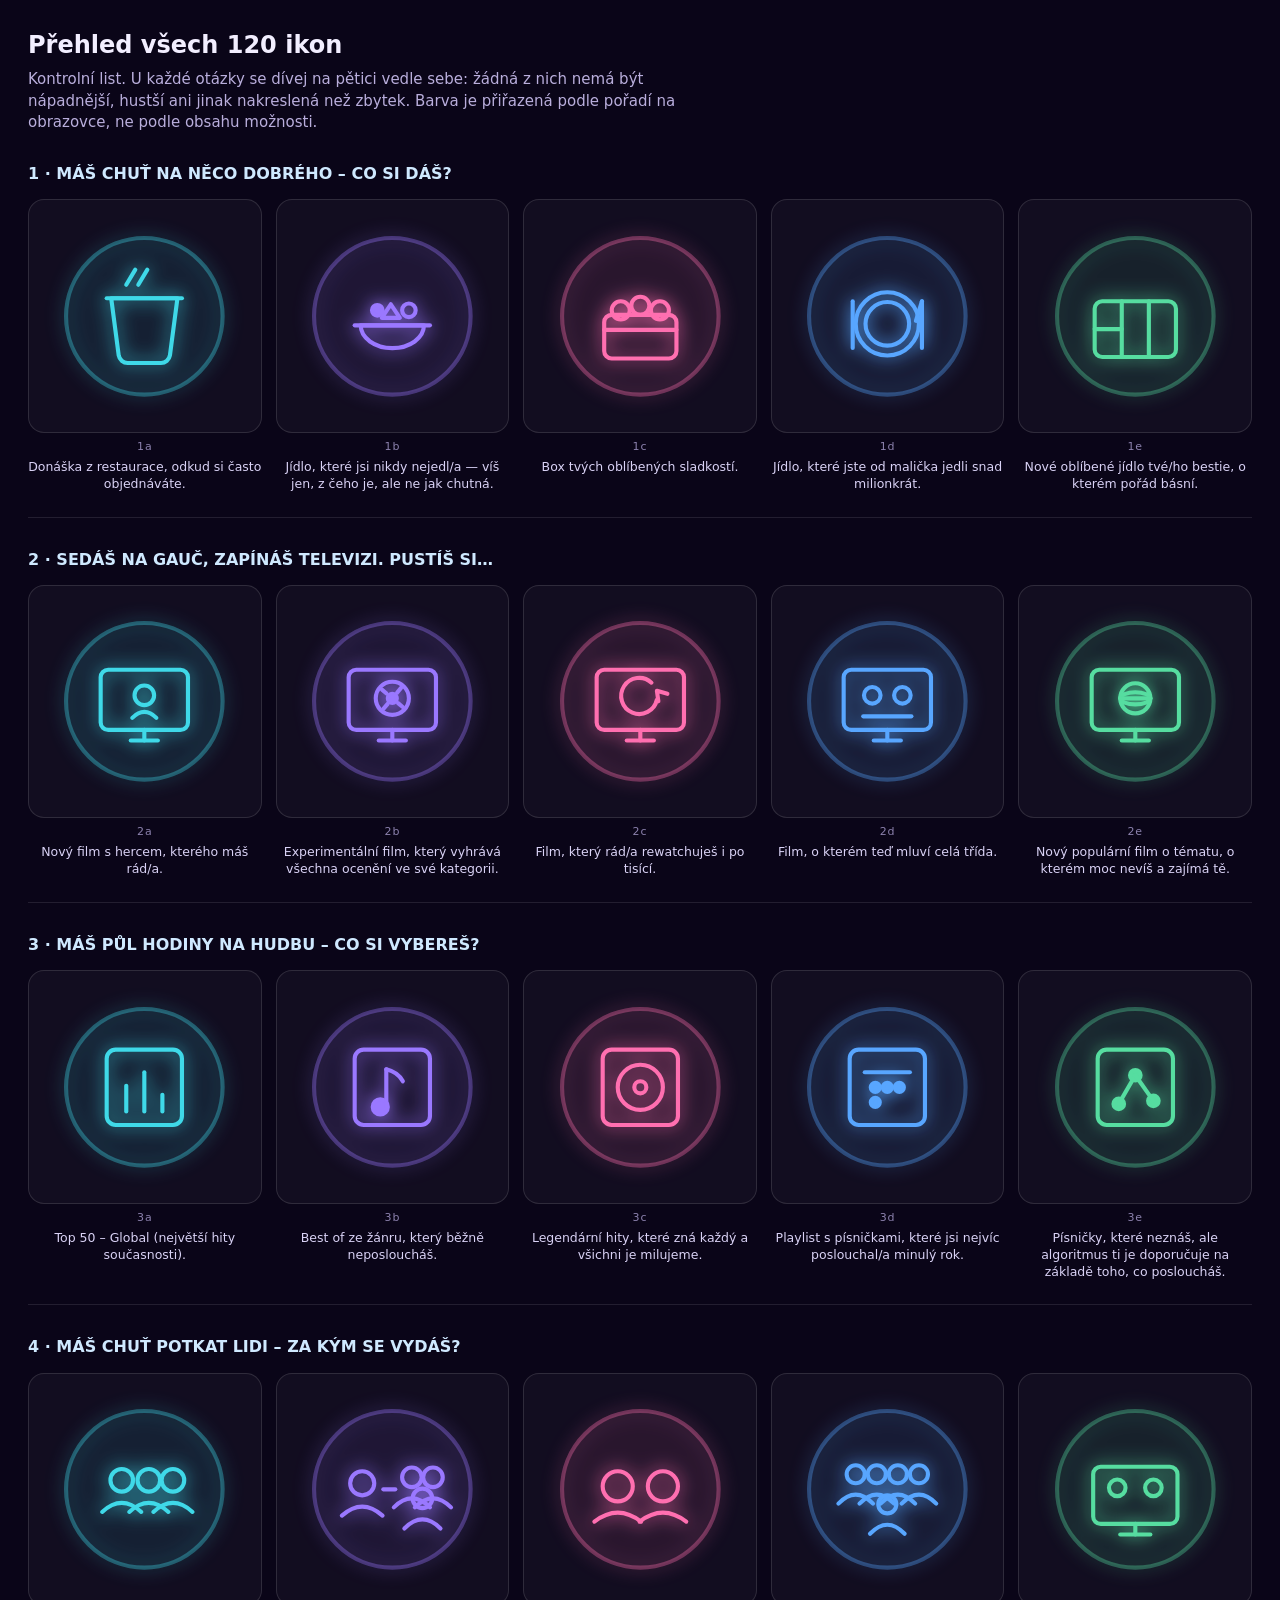
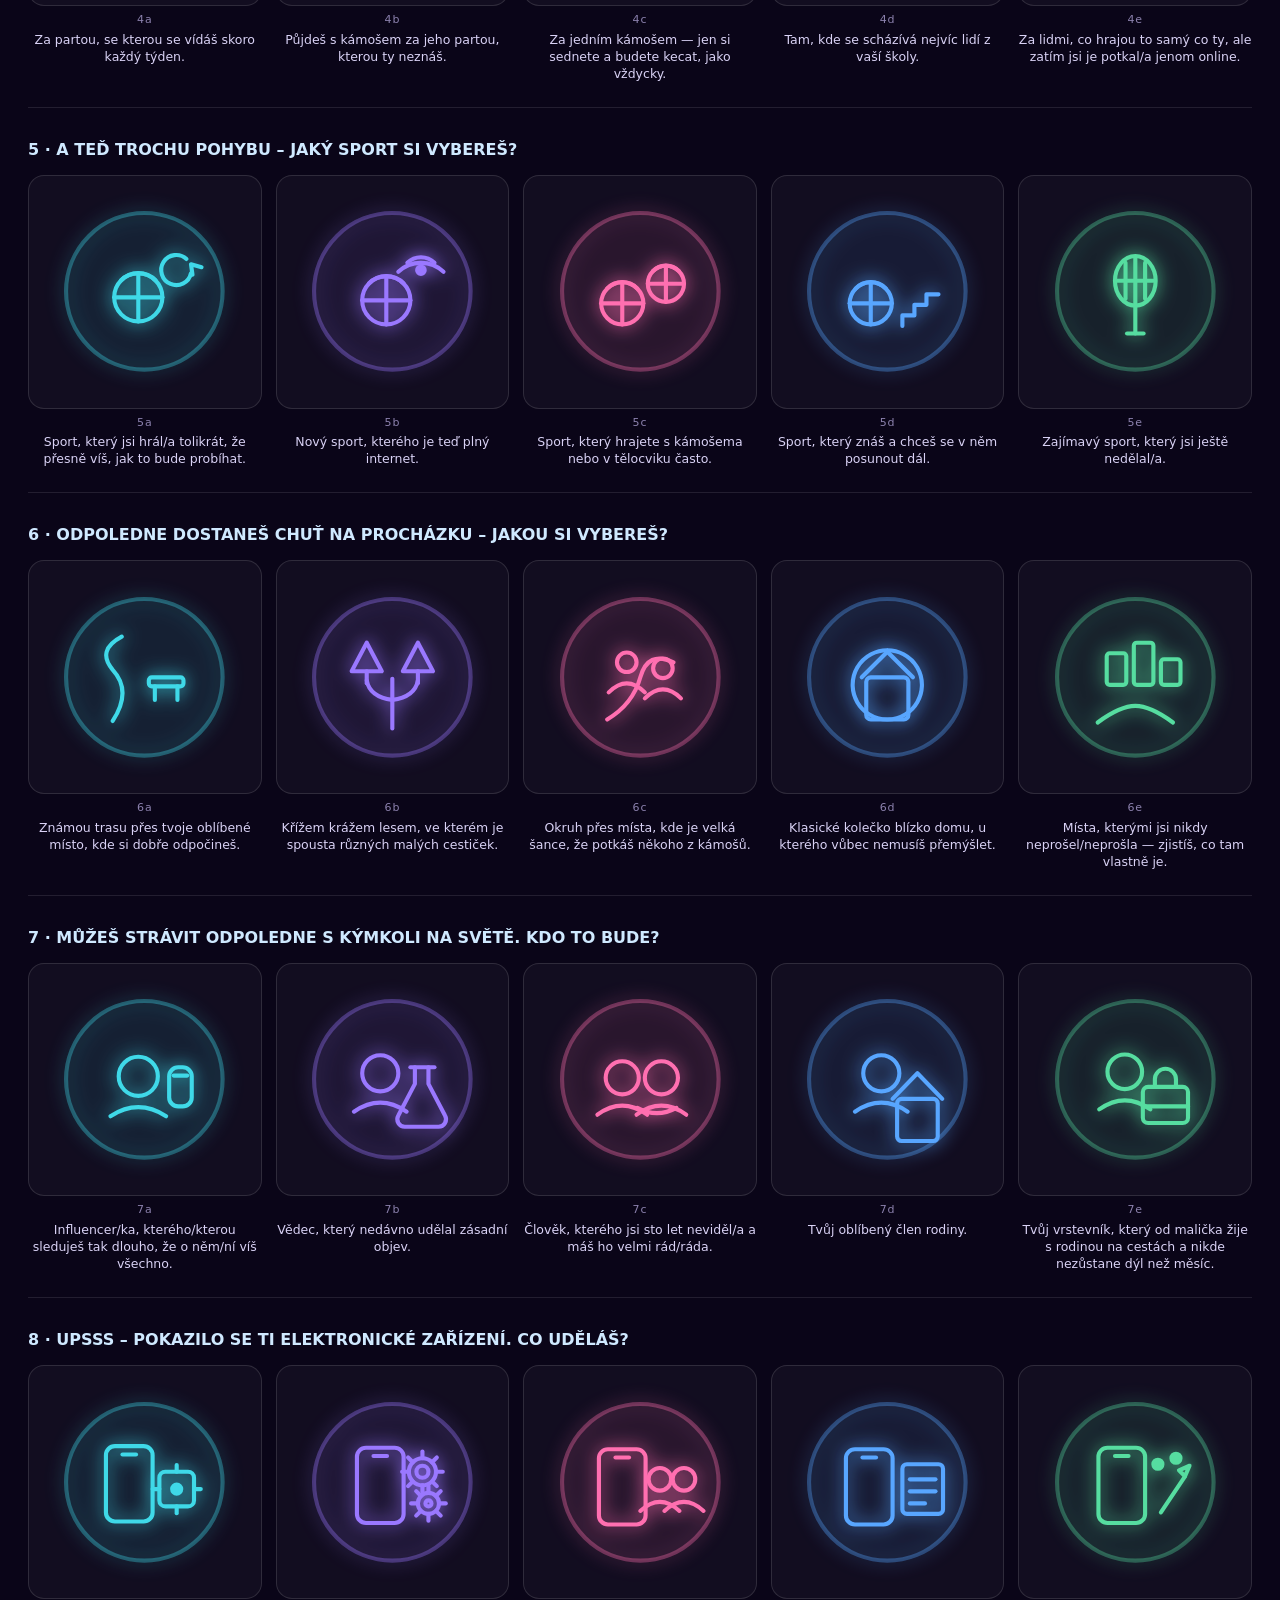
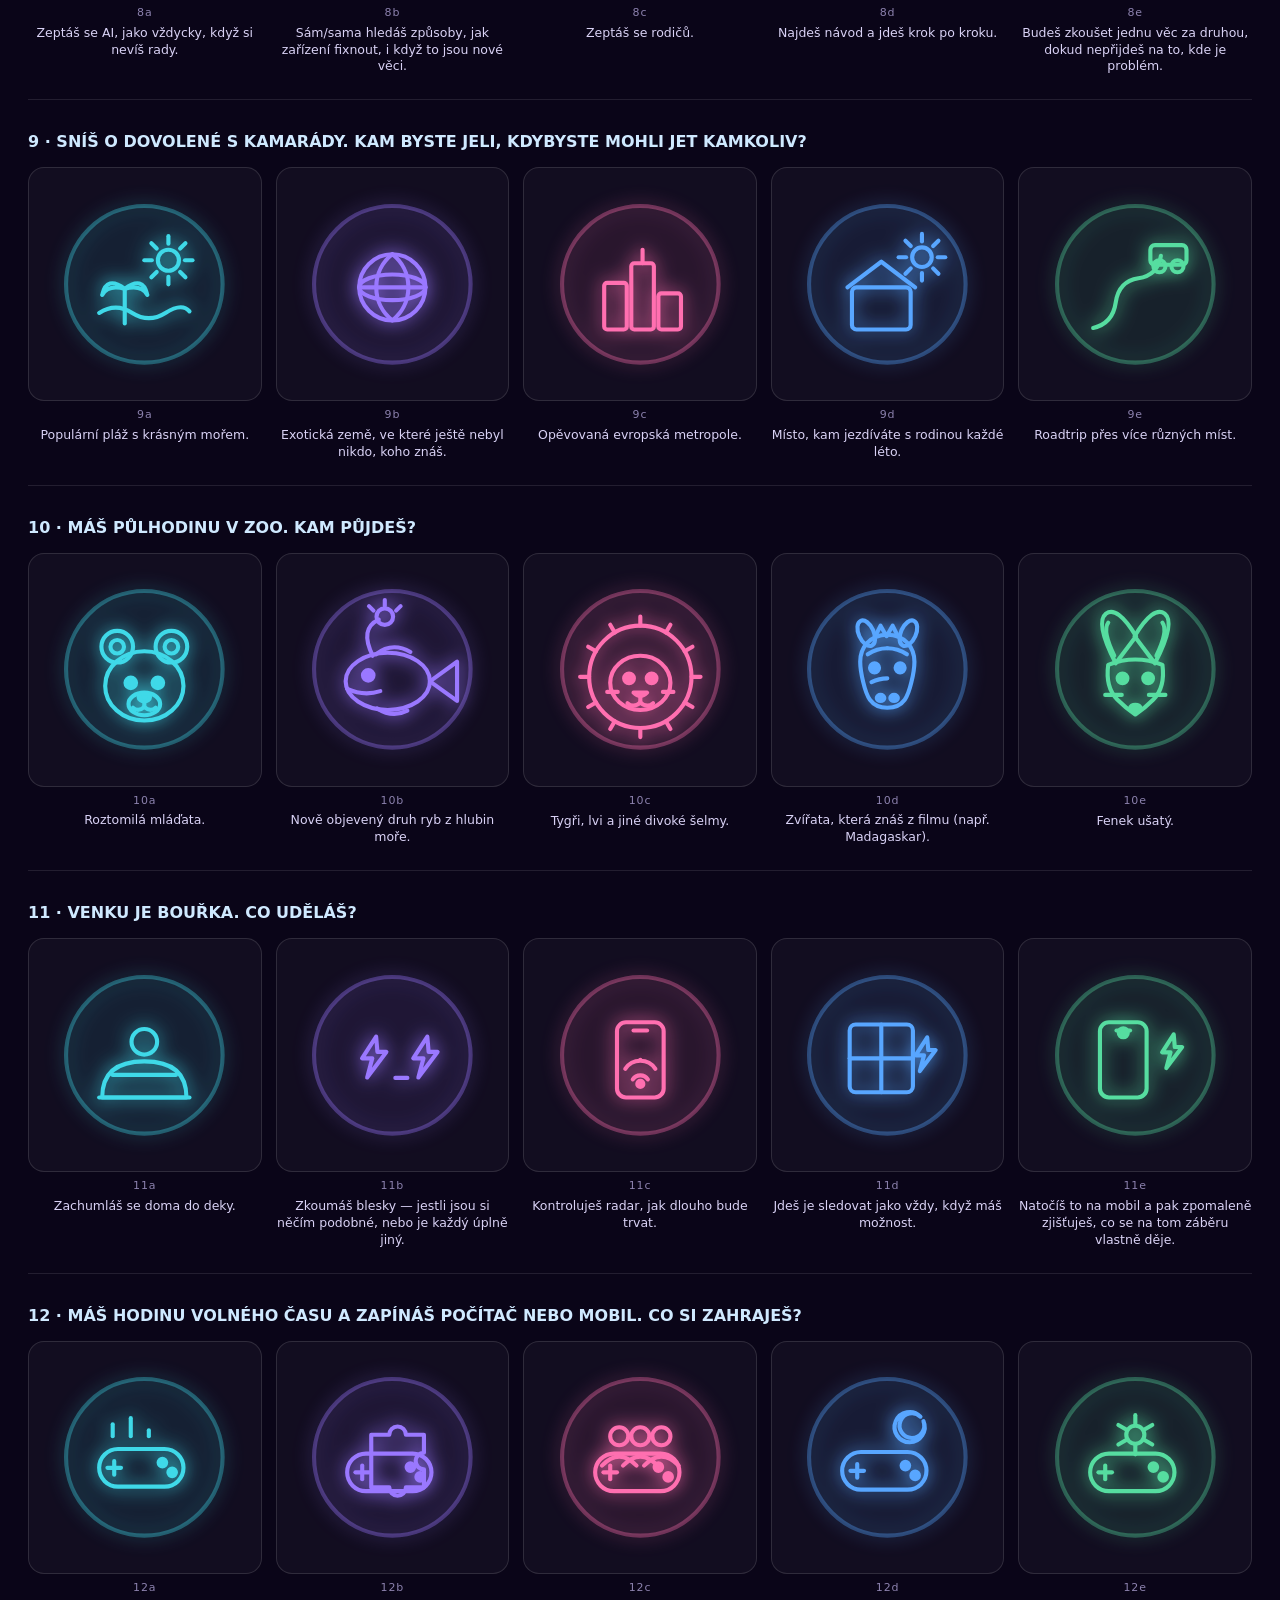
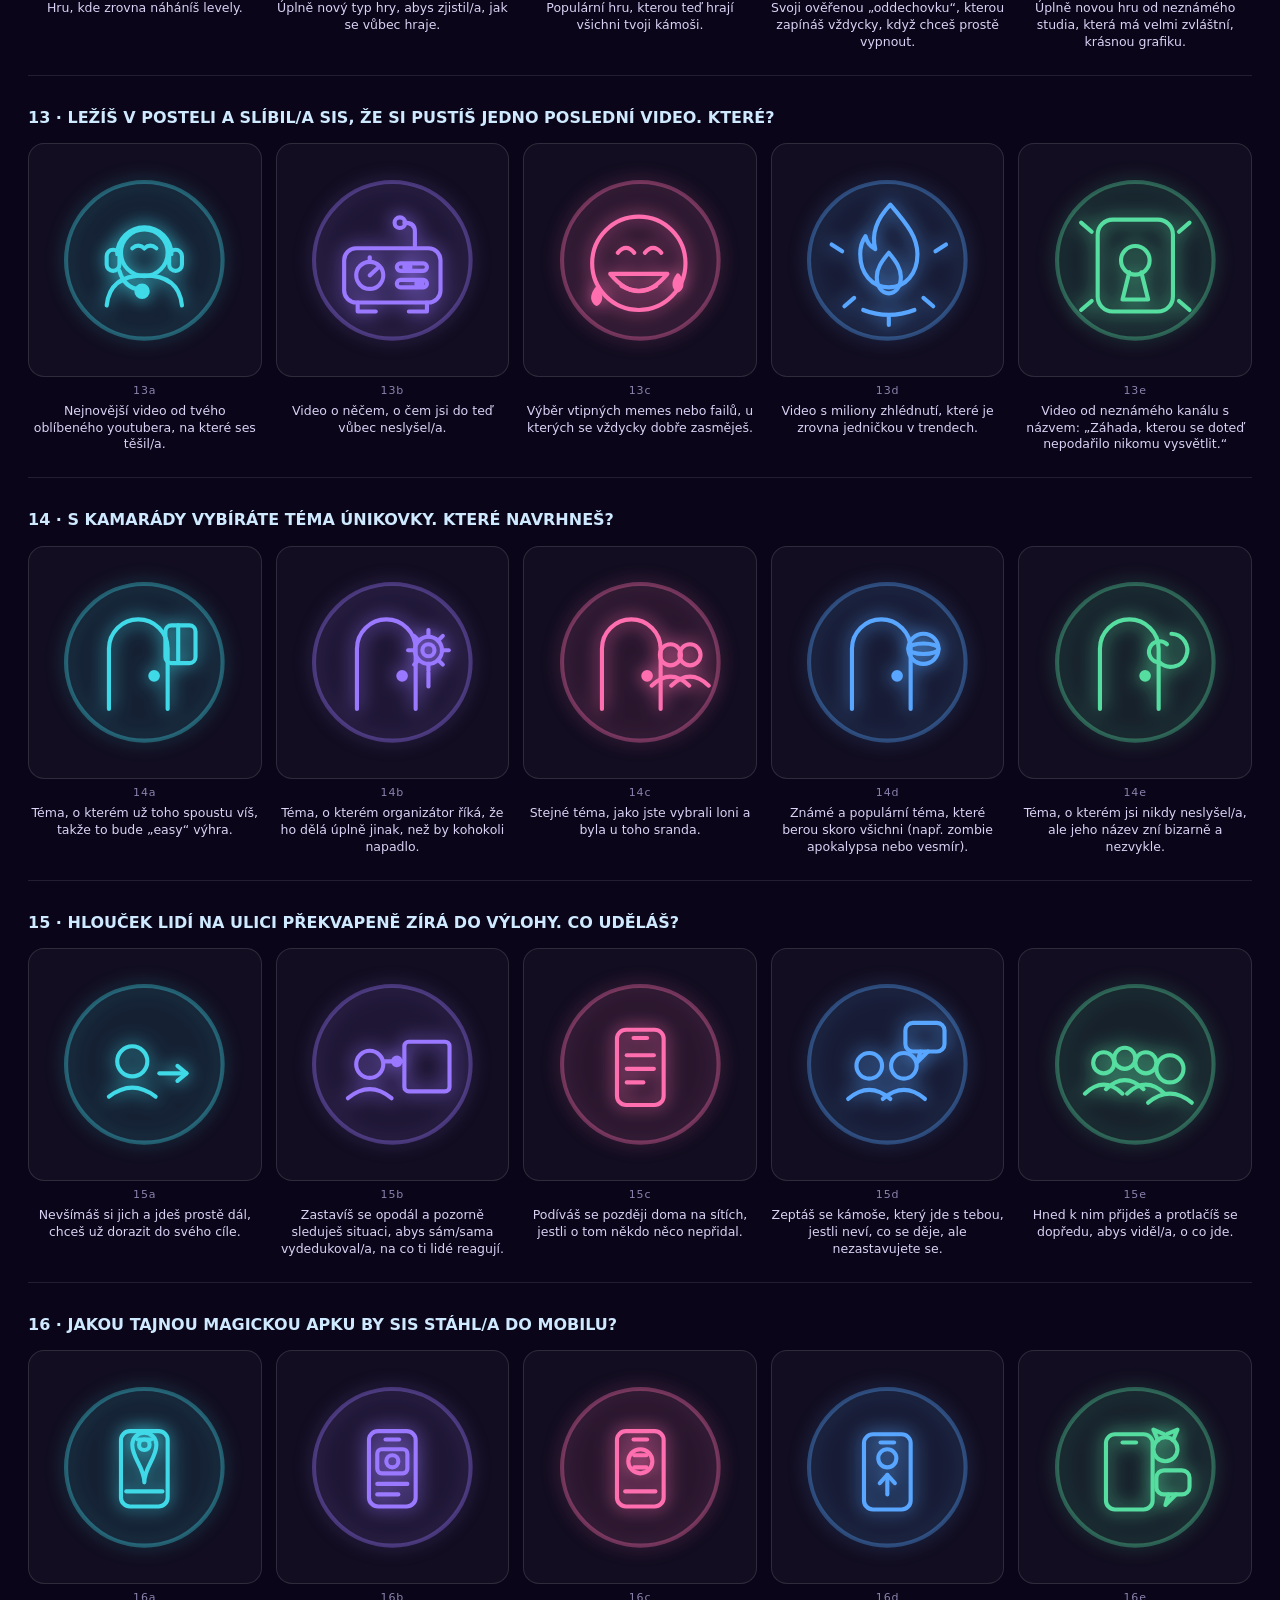
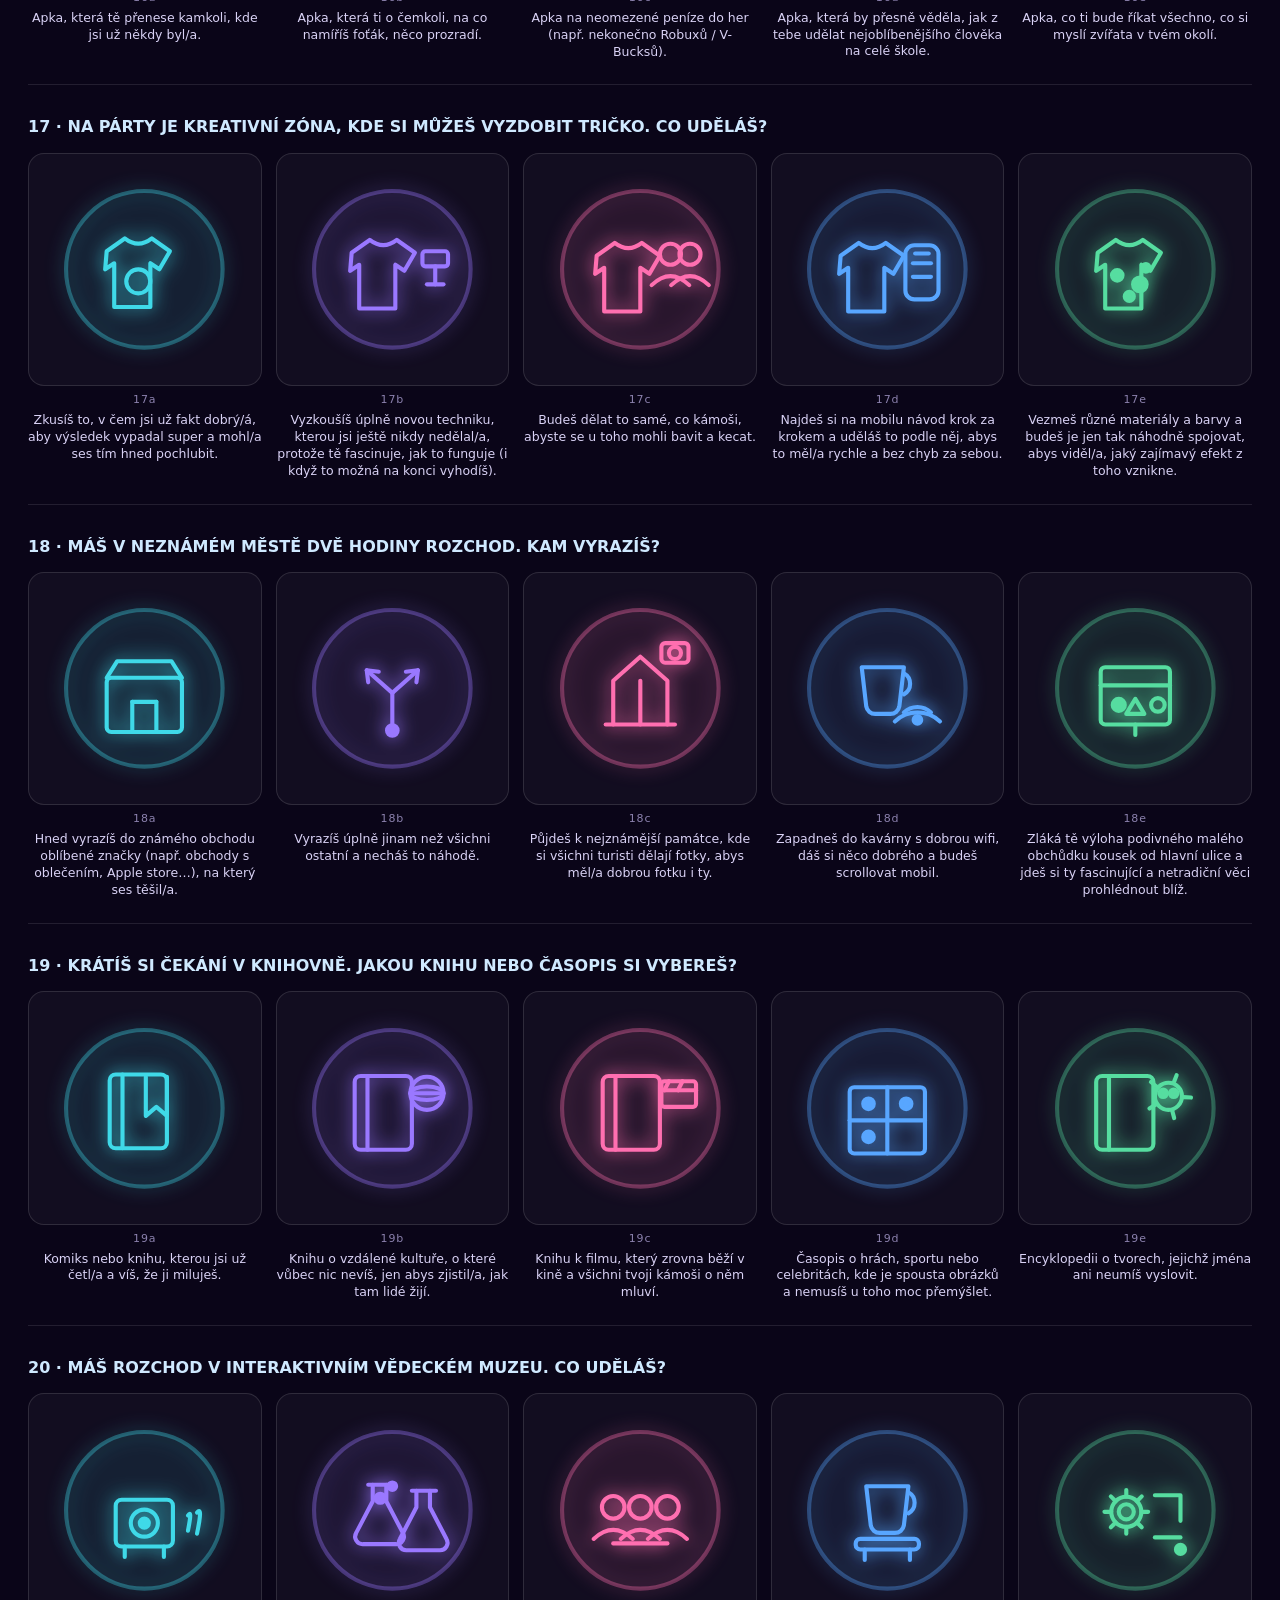
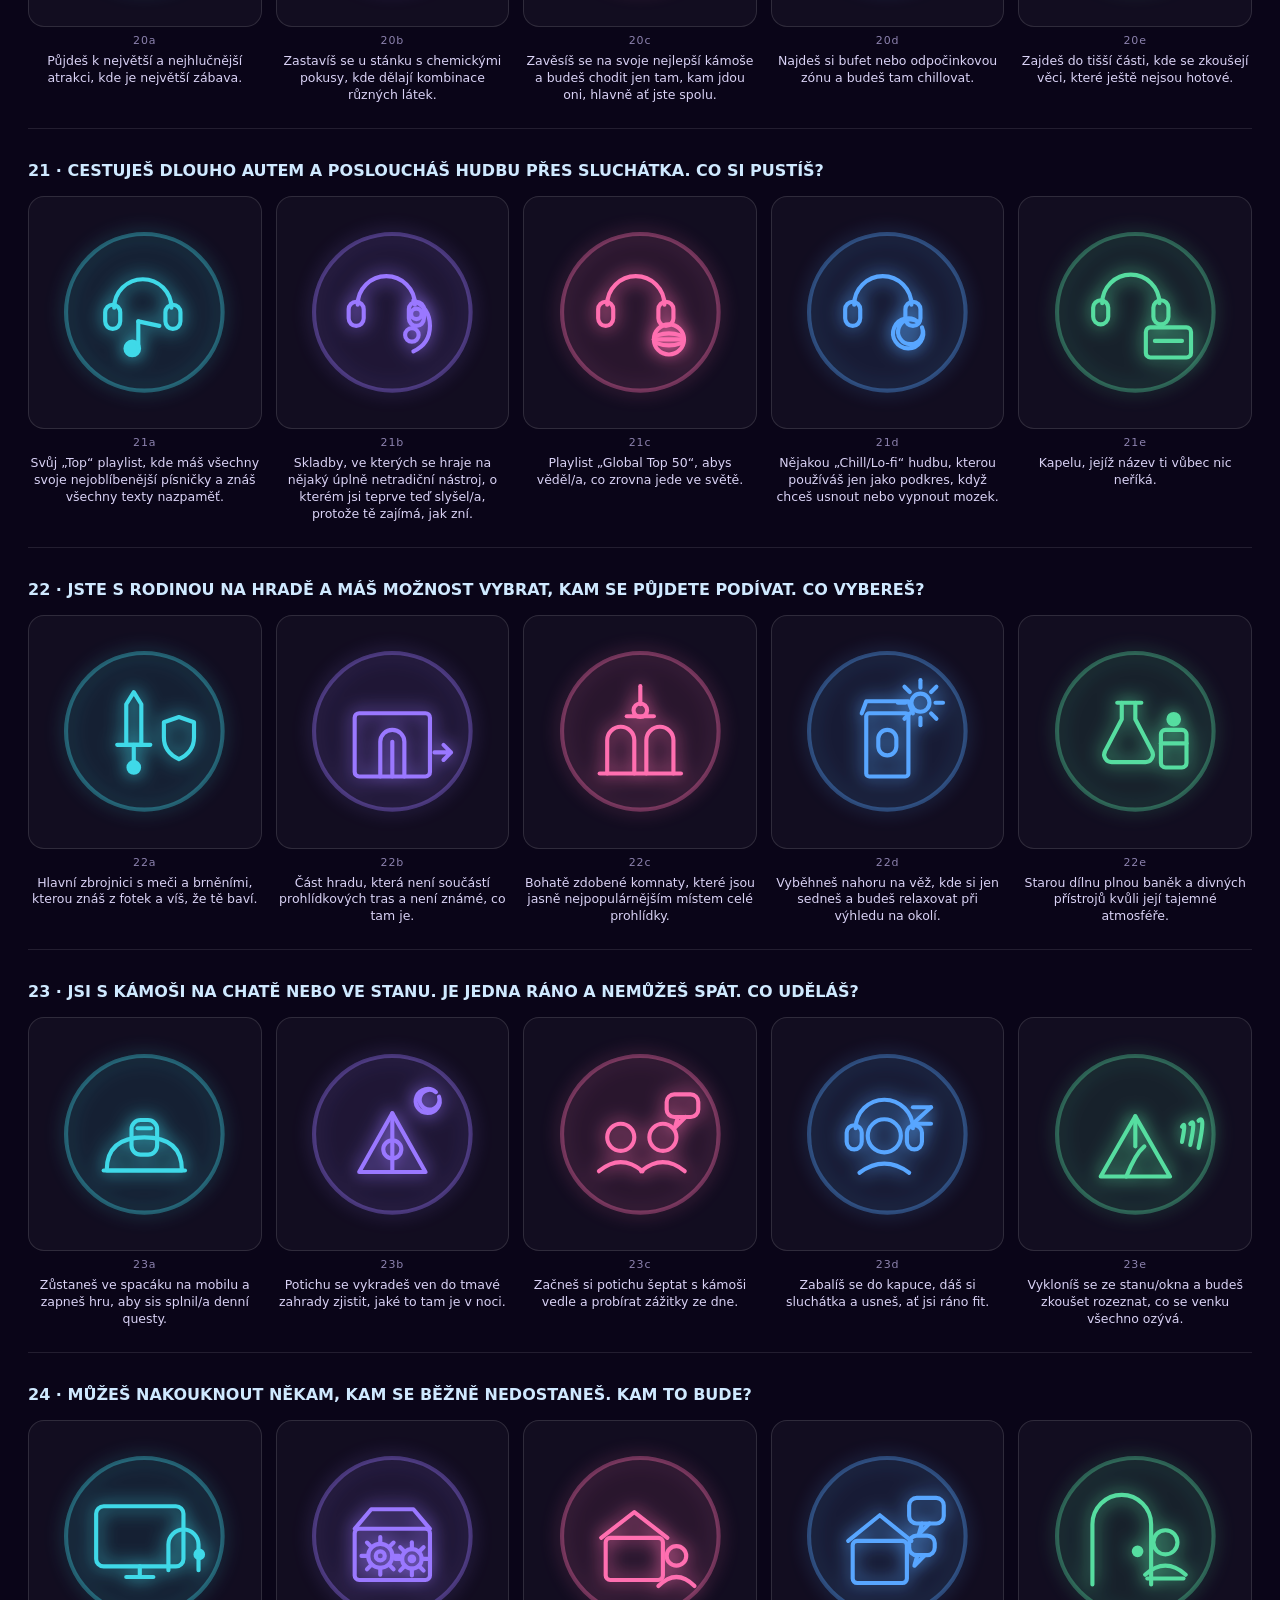
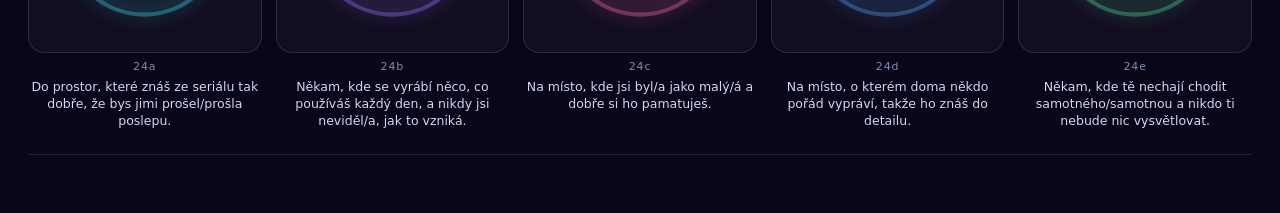
<file: vejkend-frontend-24/prehled-ikon.html>
<!doctype html><html lang=cs><meta charset=utf-8>
<meta name=viewport content="width=device-width,initial-scale=1">
<title>Přehled ikon — 24 otázek</title><style>
body{background:#0A0518;color:#F2EEFF;font:15px/1.45 system-ui,sans-serif;margin:0;padding:28px}
h1{font-size:24px;margin:0 0 6px}
.note{color:#B9AEDC;max-width:70ch;margin:0 0 28px}
section{margin:0 0 30px;padding-bottom:24px;border-bottom:1px solid rgba(255,255,255,.1)}
h2{font-size:16px;font-weight:600;margin:0 0 14px;color:#CFE9FF}
.g{display:grid;grid-template-columns:repeat(5,1fr);gap:14px}
figure{margin:0;text-align:center}
.a{aspect-ratio:1;display:grid;place-items:center;background:rgba(255,255,255,.035);
   border:1px solid rgba(255,255,255,.12);border-radius:16px}
.a svg{width:78%;height:78%;filter:drop-shadow(0 0 9px currentColor)}
figcaption{color:#8C82AE;font-size:11px;margin-top:6px;letter-spacing:.08em}
figure p{color:#D9D2F5;font-size:12.5px;margin:4px 0 0;line-height:1.35}
@media(max-width:800px){.g{grid-template-columns:repeat(2,1fr)}}
</style><h1>Přehled všech 120 ikon</h1>
<p class=note>Kontrolní list. U každé otázky se dívej na pětici vedle sebe: žádná z nich
nemá být nápadnější, hustší ani jinak nakreslená než zbytek. Barva je přiřazená podle
pořadí na obrazovce, ne podle obsahu možnosti.</p>
<section><h2>1 &middot; MÁŠ CHUŤ NA NĚCO DOBRÉHO – CO SI DÁŠ?</h2><div class="g"><figure style="color:#3FD9E8"><div class="a"><svg viewBox="0 0 240 240" xmlns="http://www.w3.org/2000/svg" aria-hidden="true" focusable="false"><g fill="none" stroke="currentColor" stroke-width="5.5" stroke-linecap="round" stroke-linejoin="round"><circle class="ring" cx="120" cy="120" r="104" fill="currentColor" opacity=".05" stroke="none"/><circle class="ring" cx="120" cy="120" r="104" opacity=".35"/><path d="M76 96h88l-10 76a12 12 0 0 1 -12 10h-44a12 12 0 0 1 -12 -10z"/><path d="M70 96L170 96"/><path d="M96 78L108 58"/><path d="M112 78L124 58"/></g></svg></div><figcaption>1a</figcaption><p>Donáška z restaurace, odkud si často objednáváte.</p></figure><figure style="color:#9A78FF"><div class="a"><svg viewBox="0 0 240 240" xmlns="http://www.w3.org/2000/svg" aria-hidden="true" focusable="false"><g fill="none" stroke="currentColor" stroke-width="5.5" stroke-linecap="round" stroke-linejoin="round"><circle class="ring" cx="120" cy="120" r="104" fill="currentColor" opacity=".05" stroke="none"/><circle class="ring" cx="120" cy="120" r="104" opacity=".35"/><path d="M78 132a42 30.24 0 0 0 84 0z"/><path d="M70 132L170 132"/><circle cx="100" cy="112" r="7" fill="currentColor"/><path d="M118 104l12 18 -24 0z"/><circle cx="142" cy="112" r="9"/></g></svg></div><figcaption>1b</figcaption><p>Jídlo, které jsi nikdy nejedl/a — víš jen, z čeho je, ale ne jak chutná.</p></figure><figure style="color:#FF6FB0"><div class="a"><svg viewBox="0 0 240 240" xmlns="http://www.w3.org/2000/svg" aria-hidden="true" focusable="false"><g fill="none" stroke="currentColor" stroke-width="5.5" stroke-linecap="round" stroke-linejoin="round"><circle class="ring" cx="120" cy="120" r="104" fill="currentColor" opacity=".05" stroke="none"/><circle class="ring" cx="120" cy="120" r="104" opacity=".35"/><rect x="72" y="118" width="96" height="58" rx="10"/><path d="M72 138L168 138"/><circle cx="94" cy="112" r="12"/><circle cx="120" cy="106" r="12"/><circle cx="146" cy="112" r="12"/></g></svg></div><figcaption>1c</figcaption><p>Box tvých oblíbených sladkostí.</p></figure><figure style="color:#58A6FF"><div class="a"><svg viewBox="0 0 240 240" xmlns="http://www.w3.org/2000/svg" aria-hidden="true" focusable="false"><g fill="none" stroke="currentColor" stroke-width="5.5" stroke-linecap="round" stroke-linejoin="round"><circle class="ring" cx="120" cy="120" r="104" fill="currentColor" opacity=".05" stroke="none"/><circle class="ring" cx="120" cy="120" r="104" opacity=".35"/><circle cx="120" cy="130" r="42"/><circle cx="120" cy="130" r="29"/><path d="M74 100L74 162"/><path d="M166 100L166 162"/><path d="M166 100L158 126"/></g></svg></div><figcaption>1d</figcaption><p>Jídlo, které jste od malička jedli snad milionkrát.</p></figure><figure style="color:#56DDA0"><div class="a"><svg viewBox="0 0 240 240" xmlns="http://www.w3.org/2000/svg" aria-hidden="true" focusable="false"><g fill="none" stroke="currentColor" stroke-width="5.5" stroke-linecap="round" stroke-linejoin="round"><circle class="ring" cx="120" cy="120" r="104" fill="currentColor" opacity=".05" stroke="none"/><circle class="ring" cx="120" cy="120" r="104" opacity=".35"/><rect x="66" y="100" width="108" height="74" rx="10"/><path d="M102 100L102 174"/><path d="M138 100L138 174"/><path d="M66 137L102 137"/></g></svg></div><figcaption>1e</figcaption><p>Nové oblíbené jídlo tvé/ho bestie, o kterém pořád básní.</p></figure></div></section><section><h2>2 &middot; SEDÁŠ NA GAUČ, ZAPÍNÁŠ TELEVIZI. PUSTÍŠ SI…</h2><div class="g"><figure style="color:#3FD9E8"><div class="a"><svg viewBox="0 0 240 240" xmlns="http://www.w3.org/2000/svg" aria-hidden="true" focusable="false"><g fill="none" stroke="currentColor" stroke-width="5.5" stroke-linecap="round" stroke-linejoin="round"><circle class="ring" cx="120" cy="120" r="104" fill="currentColor" opacity=".05" stroke="none"/><circle class="ring" cx="120" cy="120" r="104" opacity=".35"/><rect x="62" y="78" width="116" height="80" rx="10"/><path d="M120 158L120 172"/><path d="M102 172L138 172"/><circle cx="120" cy="112" r="13"/><path d="M104 142q16 -16 32 0"/></g></svg></div><figcaption>2a</figcaption><p>Nový film s hercem, kterého máš rád/a.</p></figure><figure style="color:#9A78FF"><div class="a"><svg viewBox="0 0 240 240" xmlns="http://www.w3.org/2000/svg" aria-hidden="true" focusable="false"><g fill="none" stroke="currentColor" stroke-width="5.5" stroke-linecap="round" stroke-linejoin="round"><circle class="ring" cx="120" cy="120" r="104" fill="currentColor" opacity=".05" stroke="none"/><circle class="ring" cx="120" cy="120" r="104" opacity=".35"/><rect x="62" y="78" width="116" height="80" rx="10"/><path d="M120 158L120 172"/><path d="M102 172L138 172"/><circle cx="120" cy="116" r="22"/><circle cx="120" cy="116" r="6" fill="currentColor"/><path d="M127.648 122.442L133.767 127.596"/><path d="M113.558 123.648L108.404 129.767"/><path d="M112.352 109.558L106.233 104.404"/><path d="M126.442 108.352L131.596 102.233"/></g></svg></div><figcaption>2b</figcaption><p>Experimentální film, který vyhrává všechna ocenění ve své kategorii.</p></figure><figure style="color:#FF6FB0"><div class="a"><svg viewBox="0 0 240 240" xmlns="http://www.w3.org/2000/svg" aria-hidden="true" focusable="false"><g fill="none" stroke="currentColor" stroke-width="5.5" stroke-linecap="round" stroke-linejoin="round"><circle class="ring" cx="120" cy="120" r="104" fill="currentColor" opacity=".05" stroke="none"/><circle class="ring" cx="120" cy="120" r="104" opacity=".35"/><rect x="62" y="78" width="116" height="80" rx="10"/><path d="M120 158L120 172"/><path d="M102 172L138 172"/><path d="M142 118a24 24 0 1 1 -7.2 -22.8"/><path d="M144 120l-2 -14 14 4"/></g></svg></div><figcaption>2c</figcaption><p>Film, který rád/a rewatchuješ i po tisící.</p></figure><figure style="color:#58A6FF"><div class="a"><svg viewBox="0 0 240 240" xmlns="http://www.w3.org/2000/svg" aria-hidden="true" focusable="false"><g fill="none" stroke="currentColor" stroke-width="5.5" stroke-linecap="round" stroke-linejoin="round"><circle class="ring" cx="120" cy="120" r="104" fill="currentColor" opacity=".05" stroke="none"/><circle class="ring" cx="120" cy="120" r="104" opacity=".35"/><rect x="62" y="78" width="116" height="80" rx="10"/><path d="M120 158L120 172"/><path d="M102 172L138 172"/><circle cx="100" cy="112" r="11"/><circle cx="140" cy="112" r="11"/><path d="M88 140L152 140"/></g></svg></div><figcaption>2d</figcaption><p>Film, o kterém teď mluví celá třída.</p></figure><figure style="color:#56DDA0"><div class="a"><svg viewBox="0 0 240 240" xmlns="http://www.w3.org/2000/svg" aria-hidden="true" focusable="false"><g fill="none" stroke="currentColor" stroke-width="5.5" stroke-linecap="round" stroke-linejoin="round"><circle class="ring" cx="120" cy="120" r="104" fill="currentColor" opacity=".05" stroke="none"/><circle class="ring" cx="120" cy="120" r="104" opacity=".35"/><rect x="62" y="78" width="116" height="80" rx="10"/><path d="M120 158L120 172"/><path d="M102 172L138 172"/><circle cx="120" cy="116" r="20"/><ellipse cx="120" cy="116" rx="20" ry="8"/><path d="M100 116L140 116"/></g></svg></div><figcaption>2e</figcaption><p>Nový populární film o tématu, o kterém moc nevíš a zajímá tě.</p></figure></div></section><section><h2>3 &middot; MÁŠ PŮL HODINY NA HUDBU – CO SI VYBEREŠ?</h2><div class="g"><figure style="color:#3FD9E8"><div class="a"><svg viewBox="0 0 240 240" xmlns="http://www.w3.org/2000/svg" aria-hidden="true" focusable="false"><g fill="none" stroke="currentColor" stroke-width="5.5" stroke-linecap="round" stroke-linejoin="round"><circle class="ring" cx="120" cy="120" r="104" fill="currentColor" opacity=".05" stroke="none"/><circle class="ring" cx="120" cy="120" r="104" opacity=".35"/><rect x="70" y="70" width="100" height="100" rx="12"/><path d="M96 152L96 118"/><path d="M120 152L120 100"/><path d="M144 152L144 130"/></g></svg></div><figcaption>3a</figcaption><p>Top 50 – Global (největší hity současnosti).</p></figure><figure style="color:#9A78FF"><div class="a"><svg viewBox="0 0 240 240" xmlns="http://www.w3.org/2000/svg" aria-hidden="true" focusable="false"><g fill="none" stroke="currentColor" stroke-width="5.5" stroke-linecap="round" stroke-linejoin="round"><circle class="ring" cx="120" cy="120" r="104" fill="currentColor" opacity=".05" stroke="none"/><circle class="ring" cx="120" cy="120" r="104" opacity=".35"/><rect x="70" y="70" width="100" height="100" rx="12"/><circle cx="104" cy="146" r="10" fill="currentColor"/><path d="M112 146L112 96"/><path d="M112 96q16 4 22 16"/></g></svg></div><figcaption>3b</figcaption><p>Best of ze žánru, který běžně neposloucháš.</p></figure><figure style="color:#FF6FB0"><div class="a"><svg viewBox="0 0 240 240" xmlns="http://www.w3.org/2000/svg" aria-hidden="true" focusable="false"><g fill="none" stroke="currentColor" stroke-width="5.5" stroke-linecap="round" stroke-linejoin="round"><circle class="ring" cx="120" cy="120" r="104" fill="currentColor" opacity=".05" stroke="none"/><circle class="ring" cx="120" cy="120" r="104" opacity=".35"/><rect x="70" y="70" width="100" height="100" rx="12"/><circle cx="120" cy="120" r="30"/><circle cx="120" cy="120" r="8"/></g></svg></div><figcaption>3c</figcaption><p>Legendární hity, které zná každý a všichni je milujeme.</p></figure><figure style="color:#58A6FF"><div class="a"><svg viewBox="0 0 240 240" xmlns="http://www.w3.org/2000/svg" aria-hidden="true" focusable="false"><g fill="none" stroke="currentColor" stroke-width="5.5" stroke-linecap="round" stroke-linejoin="round"><circle class="ring" cx="120" cy="120" r="104" fill="currentColor" opacity=".05" stroke="none"/><circle class="ring" cx="120" cy="120" r="104" opacity=".35"/><rect x="70" y="70" width="100" height="100" rx="12"/><path d="M90 100L150 100"/><circle cx="104" cy="120" r="6" fill="currentColor"/><circle cx="120" cy="120" r="6" fill="currentColor"/><circle cx="136" cy="120" r="6" fill="currentColor"/><circle cx="104" cy="140" r="6" fill="currentColor"/></g></svg></div><figcaption>3d</figcaption><p>Playlist s písničkami, které jsi nejvíc poslouchal/a minulý rok.</p></figure><figure style="color:#56DDA0"><div class="a"><svg viewBox="0 0 240 240" xmlns="http://www.w3.org/2000/svg" aria-hidden="true" focusable="false"><g fill="none" stroke="currentColor" stroke-width="5.5" stroke-linecap="round" stroke-linejoin="round"><circle class="ring" cx="120" cy="120" r="104" fill="currentColor" opacity=".05" stroke="none"/><circle class="ring" cx="120" cy="120" r="104" opacity=".35"/><rect x="70" y="70" width="100" height="100" rx="12"/><circle cx="98" cy="142" r="7" fill="currentColor"/><circle cx="120" cy="104" r="7" fill="currentColor"/><circle cx="144" cy="138" r="7" fill="currentColor"/><path d="M98 142L120 104"/><path d="M120 104L144 138"/></g></svg></div><figcaption>3e</figcaption><p>Písničky, které neznáš, ale algoritmus ti je doporučuje na základě toho, co posloucháš.</p></figure></div></section><section><h2>4 &middot; MÁŠ CHUŤ POTKAT LIDI – ZA KÝM SE VYDÁŠ?</h2><div class="g"><figure style="color:#3FD9E8"><div class="a"><svg viewBox="0 0 240 240" xmlns="http://www.w3.org/2000/svg" aria-hidden="true" focusable="false"><g fill="none" stroke="currentColor" stroke-width="5.5" stroke-linecap="round" stroke-linejoin="round"><circle class="ring" cx="120" cy="120" r="104" fill="currentColor" opacity=".05" stroke="none"/><circle class="ring" cx="120" cy="120" r="104" opacity=".35"/><circle cx="90" cy="108" r="15"/><path d="M64 150q26 -24 52 0"/><circle cx="126" cy="108" r="15"/><path d="M100 150q26 -24 52 0"/><circle cx="158" cy="108" r="15"/><path d="M132 150q26 -24 52 0"/></g></svg></div><figcaption>4a</figcaption><p>Za partou, se kterou se vídáš skoro každý týden.</p></figure><figure style="color:#9A78FF"><div class="a"><svg viewBox="0 0 240 240" xmlns="http://www.w3.org/2000/svg" aria-hidden="true" focusable="false"><g fill="none" stroke="currentColor" stroke-width="5.5" stroke-linecap="round" stroke-linejoin="round"><circle class="ring" cx="120" cy="120" r="104" fill="currentColor" opacity=".05" stroke="none"/><circle class="ring" cx="120" cy="120" r="104" opacity=".35"/><circle cx="80" cy="112" r="16"/><path d="M53 155q27 -24 54 0"/><path d="M108 120L124 120"/><circle cx="146" cy="104" r="13"/><path d="M122 144q24 -24 48 0"/><circle cx="174" cy="104" r="13"/><path d="M150 144q24 -24 48 0"/><circle cx="160" cy="132" r="13"/><path d="M136 172q24 -24 48 0"/></g></svg></div><figcaption>4b</figcaption><p>Půjdeš s kámošem za jeho partou, kterou ty neznáš.</p></figure><figure style="color:#FF6FB0"><div class="a"><svg viewBox="0 0 240 240" xmlns="http://www.w3.org/2000/svg" aria-hidden="true" focusable="false"><g fill="none" stroke="currentColor" stroke-width="5.5" stroke-linecap="round" stroke-linejoin="round"><circle class="ring" cx="120" cy="120" r="104" fill="currentColor" opacity=".05" stroke="none"/><circle class="ring" cx="120" cy="120" r="104" opacity=".35"/><circle cx="90" cy="116" r="20"/><path d="M59 163q31 -24 62 0"/><circle cx="150" cy="116" r="20"/><path d="M119 163q31 -24 62 0"/></g></svg></div><figcaption>4c</figcaption><p>Za jedním kámošem — jen si sednete a budete kecat, jako vždycky.</p></figure><figure style="color:#58A6FF"><div class="a"><svg viewBox="0 0 240 240" xmlns="http://www.w3.org/2000/svg" aria-hidden="true" focusable="false"><g fill="none" stroke="currentColor" stroke-width="5.5" stroke-linecap="round" stroke-linejoin="round"><circle class="ring" cx="120" cy="120" r="104" fill="currentColor" opacity=".05" stroke="none"/><circle class="ring" cx="120" cy="120" r="104" opacity=".35"/><circle cx="78" cy="100" r="12"/><path d="M55 139q23 -24 46 0"/><circle cx="106" cy="100" r="12"/><path d="M83 139q23 -24 46 0"/><circle cx="134" cy="100" r="12"/><path d="M111 139q23 -24 46 0"/><circle cx="162" cy="100" r="12"/><path d="M139 139q23 -24 46 0"/><circle cx="120" cy="140" r="12"/><path d="M97 179q23 -24 46 0"/></g></svg></div><figcaption>4d</figcaption><p>Tam, kde se scházívá nejvíc lidí z vaší školy.</p></figure><figure style="color:#56DDA0"><div class="a"><svg viewBox="0 0 240 240" xmlns="http://www.w3.org/2000/svg" aria-hidden="true" focusable="false"><g fill="none" stroke="currentColor" stroke-width="5.5" stroke-linecap="round" stroke-linejoin="round"><circle class="ring" cx="120" cy="120" r="104" fill="currentColor" opacity=".05" stroke="none"/><circle class="ring" cx="120" cy="120" r="104" opacity=".35"/><rect x="64" y="90" width="112" height="76" rx="10"/><circle cx="96" cy="118" r="11"/><circle cx="144" cy="118" r="11"/><path d="M120 166L120 180"/><path d="M100 180L140 180"/></g></svg></div><figcaption>4e</figcaption><p>Za lidmi, co hrajou to samý co ty, ale zatím jsi je potkal/a jenom online.</p></figure></div></section><section><h2>5 &middot; A TEĎ TROCHU POHYBU – JAKÝ SPORT SI VYBEREŠ?</h2><div class="g"><figure style="color:#3FD9E8"><div class="a"><svg viewBox="0 0 240 240" xmlns="http://www.w3.org/2000/svg" aria-hidden="true" focusable="false"><g fill="none" stroke="currentColor" stroke-width="5.5" stroke-linecap="round" stroke-linejoin="round"><circle class="ring" cx="120" cy="120" r="104" fill="currentColor" opacity=".05" stroke="none"/><circle class="ring" cx="120" cy="120" r="104" opacity=".35"/><circle cx="112" cy="128" r="32"/><path d="M80 128L144 128"/><path d="M112 96L112 160"/><path d="M88.96 105.6a32 32 0 0 1 46.08 0"/><path d="M182 96a20 20 0 1 1 -6 -19"/><path d="M184 98l-2 -14 14 4"/></g></svg></div><figcaption>5a</figcaption><p>Sport, který jsi hrál/a tolikrát, že přesně víš, jak to bude probíhat.</p></figure><figure style="color:#9A78FF"><div class="a"><svg viewBox="0 0 240 240" xmlns="http://www.w3.org/2000/svg" aria-hidden="true" focusable="false"><g fill="none" stroke="currentColor" stroke-width="5.5" stroke-linecap="round" stroke-linejoin="round"><circle class="ring" cx="120" cy="120" r="104" fill="currentColor" opacity=".05" stroke="none"/><circle class="ring" cx="120" cy="120" r="104" opacity=".35"/><circle cx="112" cy="132" r="32"/><path d="M80 132L144 132"/><path d="M112 100L112 164"/><path d="M88.96 109.6a32 32 0 0 1 46.08 0"/><path d="M140 82a26 26 0 0 1 36 0"/><path d="M128 94a44 44 0 0 1 60 0"/><circle cx="158" cy="92" r="5" fill="currentColor"/></g></svg></div><figcaption>5b</figcaption><p>Nový sport, kterého je teď plný internet.</p></figure><figure style="color:#FF6FB0"><div class="a"><svg viewBox="0 0 240 240" xmlns="http://www.w3.org/2000/svg" aria-hidden="true" focusable="false"><g fill="none" stroke="currentColor" stroke-width="5.5" stroke-linecap="round" stroke-linejoin="round"><circle class="ring" cx="120" cy="120" r="104" fill="currentColor" opacity=".05" stroke="none"/><circle class="ring" cx="120" cy="120" r="104" opacity=".35"/><circle cx="96" cy="136" r="28"/><path d="M68 136L124 136"/><path d="M96 108L96 164"/><path d="M75.84 116.4a28 28 0 0 1 40.32 0"/><circle cx="154" cy="110" r="24"/><path d="M130 110L178 110"/><path d="M154 86L154 134"/><path d="M136.72 93.2a24 24 0 0 1 34.56 0"/></g></svg></div><figcaption>5c</figcaption><p>Sport, který hrajete s kámošema nebo v tělocviku často.</p></figure><figure style="color:#58A6FF"><div class="a"><svg viewBox="0 0 240 240" xmlns="http://www.w3.org/2000/svg" aria-hidden="true" focusable="false"><g fill="none" stroke="currentColor" stroke-width="5.5" stroke-linecap="round" stroke-linejoin="round"><circle class="ring" cx="120" cy="120" r="104" fill="currentColor" opacity=".05" stroke="none"/><circle class="ring" cx="120" cy="120" r="104" opacity=".35"/><circle cx="98" cy="136" r="28"/><path d="M70 136L126 136"/><path d="M98 108L98 164"/><path d="M77.84 116.4a28 28 0 0 1 40.32 0"/><path d="M140 166v-14 h16 v-14 h16 v-14 h16 "/></g></svg></div><figcaption>5d</figcaption><p>Sport, který znáš a chceš se v něm posunout dál.</p></figure><figure style="color:#56DDA0"><div class="a"><svg viewBox="0 0 240 240" xmlns="http://www.w3.org/2000/svg" aria-hidden="true" focusable="false"><g fill="none" stroke="currentColor" stroke-width="5.5" stroke-linecap="round" stroke-linejoin="round"><circle class="ring" cx="120" cy="120" r="104" fill="currentColor" opacity=".05" stroke="none"/><circle class="ring" cx="120" cy="120" r="104" opacity=".35"/><ellipse cx="120" cy="106" rx="27" ry="33"/><path d="M96 106L144 106"/><path d="M120 74L120 138"/><path d="M107 82L107 130"/><path d="M133 82L133 130"/><path d="M120 139L120 176"/><path d="M109 176L131 176"/></g></svg></div><figcaption>5e</figcaption><p>Zajímavý sport, který jsi ještě nedělal/a.</p></figure></div></section><section><h2>6 &middot; ODPOLEDNE DOSTANEŠ CHUŤ NA PROCHÁZKU – JAKOU SI VYBEREŠ?</h2><div class="g"><figure style="color:#3FD9E8"><div class="a"><svg viewBox="0 0 240 240" xmlns="http://www.w3.org/2000/svg" aria-hidden="true" focusable="false"><g fill="none" stroke="currentColor" stroke-width="5.5" stroke-linecap="round" stroke-linejoin="round"><circle class="ring" cx="120" cy="120" r="104" fill="currentColor" opacity=".05" stroke="none"/><circle class="ring" cx="120" cy="120" r="104" opacity=".35"/><path d="M78 178q26 -40 0 -68 -22 -26 12 -44"/><rect x="126" y="120" width="46" height="12" rx="4"/><path d="M134 132L134 150"/><path d="M164 132L164 150"/></g></svg></div><figcaption>6a</figcaption><p>Známou trasu přes tvoje oblíbené místo, kde si dobře odpočineš.</p></figure><figure style="color:#9A78FF"><div class="a"><svg viewBox="0 0 240 240" xmlns="http://www.w3.org/2000/svg" aria-hidden="true" focusable="false"><g fill="none" stroke="currentColor" stroke-width="5.5" stroke-linecap="round" stroke-linejoin="round"><circle class="ring" cx="120" cy="120" r="104" fill="currentColor" opacity=".05" stroke="none"/><circle class="ring" cx="120" cy="120" r="104" opacity=".35"/><path d="M66 112l20 -38 20 38z"/><path d="M86 112L86 128"/><path d="M134 112l20 -38 20 38z"/><path d="M154 112L154 128"/><path d="M120 188L120 150"/><path d="M120 150q-30 -4 -34 -26"/><path d="M120 150q30 -4 34 -26"/><path d="M120 150v-28"/></g></svg></div><figcaption>6b</figcaption><p>Křížem krážem lesem, ve kterém je spousta různých malých cestiček.</p></figure><figure style="color:#FF6FB0"><div class="a"><svg viewBox="0 0 240 240" xmlns="http://www.w3.org/2000/svg" aria-hidden="true" focusable="false"><g fill="none" stroke="currentColor" stroke-width="5.5" stroke-linecap="round" stroke-linejoin="round"><circle class="ring" cx="120" cy="120" r="104" fill="currentColor" opacity=".05" stroke="none"/><circle class="ring" cx="120" cy="120" r="104" opacity=".35"/><path d="M76 176q34 -20 44 -56 10 -36 44 -20"/><circle cx="102" cy="100" r="13"/><path d="M78 140q24 -24 48 0"/><circle cx="150" cy="108" r="13"/><path d="M126 148q24 -24 48 0"/></g></svg></div><figcaption>6c</figcaption><p>Okruh přes místa, kde je velká šance, že potkáš někoho z kámošů.</p></figure><figure style="color:#58A6FF"><div class="a"><svg viewBox="0 0 240 240" xmlns="http://www.w3.org/2000/svg" aria-hidden="true" focusable="false"><g fill="none" stroke="currentColor" stroke-width="5.5" stroke-linecap="round" stroke-linejoin="round"><circle class="ring" cx="120" cy="120" r="104" fill="currentColor" opacity=".05" stroke="none"/><circle class="ring" cx="120" cy="120" r="104" opacity=".35"/><path d="M120 84a46 46 0 1 1 -0.1 0"/><path d="M86 120l34 -34 34 34"/><rect x="92" y="120" width="56" height="56" rx="6"/></g></svg></div><figcaption>6d</figcaption><p>Klasické kolečko blízko domu, u kterého vůbec nemusíš přemýšlet.</p></figure><figure style="color:#56DDA0"><div class="a"><svg viewBox="0 0 240 240" xmlns="http://www.w3.org/2000/svg" aria-hidden="true" focusable="false"><g fill="none" stroke="currentColor" stroke-width="5.5" stroke-linecap="round" stroke-linejoin="round"><circle class="ring" cx="120" cy="120" r="104" fill="currentColor" opacity=".05" stroke="none"/><circle class="ring" cx="120" cy="120" r="104" opacity=".35"/><path d="M70 180q30 -22 50 -22 20 0 50 22"/><rect x="82" y="88" width="26" height="42" rx="4"/><rect x="118" y="74" width="26" height="56" rx="4"/><rect x="154" y="96" width="26" height="34" rx="4"/></g></svg></div><figcaption>6e</figcaption><p>Místa, kterými jsi nikdy neprošel/neprošla — zjistíš, co tam vlastně je.</p></figure></div></section><section><h2>7 &middot; MŮŽEŠ STRÁVIT ODPOLEDNE S KÝMKOLI NA SVĚTĚ. KDO TO BUDE?</h2><div class="g"><figure style="color:#3FD9E8"><div class="a"><svg viewBox="0 0 240 240" xmlns="http://www.w3.org/2000/svg" aria-hidden="true" focusable="false"><g fill="none" stroke="currentColor" stroke-width="5.5" stroke-linecap="round" stroke-linejoin="round"><circle class="ring" cx="120" cy="120" r="104" fill="currentColor" opacity=".05" stroke="none"/><circle class="ring" cx="120" cy="120" r="104" opacity=".35"/><circle cx="112" cy="116" r="26"/><path d="M75 169q37 -24 74 0"/><rect x="153" y="104" width="30" height="52" rx="12"/><path d="M159 115L177 115"/></g></svg></div><figcaption>7a</figcaption><p>Influencer/ka, kterého/kterou sleduješ tak dlouho, že o něm/ní víš všechno.</p></figure><figure style="color:#9A78FF"><div class="a"><svg viewBox="0 0 240 240" xmlns="http://www.w3.org/2000/svg" aria-hidden="true" focusable="false"><g fill="none" stroke="currentColor" stroke-width="5.5" stroke-linecap="round" stroke-linejoin="round"><circle class="ring" cx="120" cy="120" r="104" fill="currentColor" opacity=".05" stroke="none"/><circle class="ring" cx="120" cy="120" r="104" opacity=".35"/><circle cx="104" cy="112" r="24"/><path d="M69 163q35 -24 70 0"/><path d="M150 104v22l-22 42a10 10 0 0 0 9 15h44a10 10 0 0 0 9 -15l-22 -42v-22"/><path d="M144 104L176 104"/></g></svg></div><figcaption>7b</figcaption><p>Vědec, který nedávno udělal zásadní objev.</p></figure><figure style="color:#FF6FB0"><div class="a"><svg viewBox="0 0 240 240" xmlns="http://www.w3.org/2000/svg" aria-hidden="true" focusable="false"><g fill="none" stroke="currentColor" stroke-width="5.5" stroke-linecap="round" stroke-linejoin="round"><circle class="ring" cx="120" cy="120" r="104" fill="currentColor" opacity=".05" stroke="none"/><circle class="ring" cx="120" cy="120" r="104" opacity=".35"/><circle cx="96" cy="118" r="22"/><path d="M63 167q33 -24 66 0"/><circle cx="148" cy="118" r="22"/><path d="M115 167q33 -24 66 0"/><path d="M116 158q26 14 52 0"/></g></svg></div><figcaption>7c</figcaption><p>Člověk, kterého jsi sto let neviděl/a a máš ho velmi rád/ráda.</p></figure><figure style="color:#58A6FF"><div class="a"><svg viewBox="0 0 240 240" xmlns="http://www.w3.org/2000/svg" aria-hidden="true" focusable="false"><g fill="none" stroke="currentColor" stroke-width="5.5" stroke-linecap="round" stroke-linejoin="round"><circle class="ring" cx="120" cy="120" r="104" fill="currentColor" opacity=".05" stroke="none"/><circle class="ring" cx="120" cy="120" r="104" opacity=".35"/><circle cx="112" cy="112" r="24"/><path d="M77 163q35 -24 70 0"/><path d="M127 146l33 -34 33 34"/><rect x="133" y="146" width="54" height="56" rx="6"/></g></svg></div><figcaption>7d</figcaption><p>Tvůj oblíbený člen rodiny.</p></figure><figure style="color:#56DDA0"><div class="a"><svg viewBox="0 0 240 240" xmlns="http://www.w3.org/2000/svg" aria-hidden="true" focusable="false"><g fill="none" stroke="currentColor" stroke-width="5.5" stroke-linecap="round" stroke-linejoin="round"><circle class="ring" cx="120" cy="120" r="104" fill="currentColor" opacity=".05" stroke="none"/><circle class="ring" cx="120" cy="120" r="104" opacity=".35"/><circle cx="106" cy="110" r="23"/><path d="M72 160q34 -24 68 0"/><rect x="130" y="130" width="60" height="48" rx="7"/><path d="M146 130v-10a14 14 0 0 1 28 0v10"/><path d="M130 156L190 156"/></g></svg></div><figcaption>7e</figcaption><p>Tvůj vrstevník, který od malička žije s rodinou na cestách a nikde nezůstane dýl než měsíc.</p></figure></div></section><section><h2>8 &middot; UPSSS – POKAZILO SE TI ELEKTRONICKÉ ZAŘÍZENÍ. CO UDĚLÁŠ?</h2><div class="g"><figure style="color:#3FD9E8"><div class="a"><svg viewBox="0 0 240 240" xmlns="http://www.w3.org/2000/svg" aria-hidden="true" focusable="false"><g fill="none" stroke="currentColor" stroke-width="5.5" stroke-linecap="round" stroke-linejoin="round"><circle class="ring" cx="120" cy="120" r="104" fill="currentColor" opacity=".05" stroke="none"/><circle class="ring" cx="120" cy="120" r="104" opacity=".35"/><rect x="69" y="72" width="62" height="100" rx="12"/><path d="M91 83L109 83"/><rect x="140" y="106" width="46" height="46" rx="8"/><path d="M186 129L195 129"/><path d="M163 152L163 161"/><path d="M140 129L131 129"/><path d="M163 106L163 97"/><circle cx="163" cy="129" r="6" fill="currentColor"/></g></svg></div><figcaption>8a</figcaption><p>Zeptáš se AI, jako vždycky, když si nevíš rady.</p></figure><figure style="color:#9A78FF"><div class="a"><svg viewBox="0 0 240 240" xmlns="http://www.w3.org/2000/svg" aria-hidden="true" focusable="false"><g fill="none" stroke="currentColor" stroke-width="5.5" stroke-linecap="round" stroke-linejoin="round"><circle class="ring" cx="120" cy="120" r="104" fill="currentColor" opacity=".05" stroke="none"/><circle class="ring" cx="120" cy="120" r="104" opacity=".35"/><rect x="73" y="74" width="62" height="100" rx="12"/><path d="M95 85L113 85"/><circle cx="160" cy="106" r="18"/><circle cx="160" cy="106" r="8"/><path d="M178 106L187 106"/><path d="M172.728 118.728L179.092 125.092"/><path d="M160 124L160 133"/><path d="M147.272 118.728L140.908 125.092"/><path d="M142 106L133 106"/><path d="M147.272 93.2721L140.908 86.9081"/><path d="M160 88L160 79"/><path d="M172.728 93.2721L179.092 86.9081"/><circle cx="168" cy="148" r="14"/><circle cx="168" cy="148" r="4"/><path d="M182 148L191 148"/><path d="M177.899 157.899L184.263 164.263"/><path d="M168 162L168 171"/><path d="M158.101 157.899L151.737 164.263"/><path d="M154 148L145 148"/><path d="M158.101 138.101L151.737 131.737"/><path d="M168 134L168 125"/><path d="M177.899 138.101L184.263 131.737"/></g></svg></div><figcaption>8b</figcaption><p>Sám/sama hledáš způsoby, jak zařízení fixnout, i když to jsou nové věci.</p></figure><figure style="color:#FF6FB0"><div class="a"><svg viewBox="0 0 240 240" xmlns="http://www.w3.org/2000/svg" aria-hidden="true" focusable="false"><g fill="none" stroke="currentColor" stroke-width="5.5" stroke-linecap="round" stroke-linejoin="round"><circle class="ring" cx="120" cy="120" r="104" fill="currentColor" opacity=".05" stroke="none"/><circle class="ring" cx="120" cy="120" r="104" opacity=".35"/><rect x="65" y="76" width="62" height="100" rx="12"/><path d="M87 87L105 87"/><circle cx="146" cy="116" r="15"/><path d="M120 158q26 -24 52 0"/><circle cx="178" cy="116" r="15"/><path d="M152 158q26 -24 52 0"/></g></svg></div><figcaption>8c</figcaption><p>Zeptáš se rodičů.</p></figure><figure style="color:#58A6FF"><div class="a"><svg viewBox="0 0 240 240" xmlns="http://www.w3.org/2000/svg" aria-hidden="true" focusable="false"><g fill="none" stroke="currentColor" stroke-width="5.5" stroke-linecap="round" stroke-linejoin="round"><circle class="ring" cx="120" cy="120" r="104" fill="currentColor" opacity=".05" stroke="none"/><circle class="ring" cx="120" cy="120" r="104" opacity=".35"/><rect x="65" y="76" width="62" height="100" rx="12"/><path d="M87 87L105 87"/><rect x="140" y="96" width="54" height="66" rx="6"/><path d="M150 116L184 116"/><path d="M150 132L184 132"/><path d="M150 148L170 148"/></g></svg></div><figcaption>8d</figcaption><p>Najdeš návod a jdeš krok po kroku.</p></figure><figure style="color:#56DDA0"><div class="a"><svg viewBox="0 0 240 240" xmlns="http://www.w3.org/2000/svg" aria-hidden="true" focusable="false"><g fill="none" stroke="currentColor" stroke-width="5.5" stroke-linecap="round" stroke-linejoin="round"><circle class="ring" cx="120" cy="120" r="104" fill="currentColor" opacity=".05" stroke="none"/><circle class="ring" cx="120" cy="120" r="104" opacity=".35"/><rect x="71" y="74" width="62" height="100" rx="12"/><path d="M93 85L111 85"/><path d="M154 160L186 112"/><path d="M186 112l6 -14 -14 6z"/><circle cx="150" cy="96" r="6" fill="currentColor"/><circle cx="174" cy="88" r="6" fill="currentColor"/></g></svg></div><figcaption>8e</figcaption><p>Budeš zkoušet jednu věc za druhou, dokud nepřijdeš na to, kde je problém.</p></figure></div></section><section><h2>9 &middot; SNÍŠ O DOVOLENÉ S KAMARÁDY. KAM BYSTE JELI, KDYBYSTE MOHLI JET KAMKOLIV?</h2><div class="g"><figure style="color:#3FD9E8"><div class="a"><svg viewBox="0 0 240 240" xmlns="http://www.w3.org/2000/svg" aria-hidden="true" focusable="false"><g fill="none" stroke="currentColor" stroke-width="5.5" stroke-linecap="round" stroke-linejoin="round"><circle class="ring" cx="120" cy="120" r="104" fill="currentColor" opacity=".05" stroke="none"/><circle class="ring" cx="120" cy="120" r="104" opacity=".35"/><circle cx="152" cy="88" r="14"/><path d="M152 66L152 56"/><path d="M167.556 72.4437L174.627 65.3726"/><path d="M174 88L184 88"/><path d="M167.556 103.556L174.627 110.627"/><path d="M152 110L152 120"/><path d="M136.444 103.556L129.373 110.627"/><path d="M130 88L120 88"/><path d="M136.444 72.4437L129.373 65.3726"/><path d="M60 158q22 -14 44 0 22 14 44 0 22 -14 32 -2"/><path d="M94 172L94 126"/><path d="M94 126q-22 -6 -30 8 6 -26 30 -8"/><path d="M94 126q22 -6 30 8 -6 -26 -30 -8"/></g></svg></div><figcaption>9a</figcaption><p>Populární pláž s krásným mořem.</p></figure><figure style="color:#9A78FF"><div class="a"><svg viewBox="0 0 240 240" xmlns="http://www.w3.org/2000/svg" aria-hidden="true" focusable="false"><g fill="none" stroke="currentColor" stroke-width="5.5" stroke-linecap="round" stroke-linejoin="round"><circle class="ring" cx="120" cy="120" r="104" fill="currentColor" opacity=".05" stroke="none"/><circle class="ring" cx="120" cy="120" r="104" opacity=".35"/><circle cx="120" cy="124" r="44"/><ellipse cx="120" cy="124" rx="44" ry="17"/><path d="M76 124L164 124"/><path d="M120 80a56 56 0 0 1 0 88a56 56 0 0 1 0 -88"/></g></svg></div><figcaption>9b</figcaption><p>Exotická země, ve které ještě nebyl nikdo, koho znáš.</p></figure><figure style="color:#FF6FB0"><div class="a"><svg viewBox="0 0 240 240" xmlns="http://www.w3.org/2000/svg" aria-hidden="true" focusable="false"><g fill="none" stroke="currentColor" stroke-width="5.5" stroke-linecap="round" stroke-linejoin="round"><circle class="ring" cx="120" cy="120" r="104" fill="currentColor" opacity=".05" stroke="none"/><circle class="ring" cx="120" cy="120" r="104" opacity=".35"/><rect x="72" y="118" width="30" height="62" rx="4"/><rect x="108" y="92" width="30" height="88" rx="4"/><rect x="144" y="132" width="30" height="48" rx="4"/><path d="M123 92L123 74"/></g></svg></div><figcaption>9c</figcaption><p>Opěvovaná evropská metropole.</p></figure><figure style="color:#58A6FF"><div class="a"><svg viewBox="0 0 240 240" xmlns="http://www.w3.org/2000/svg" aria-hidden="true" focusable="false"><g fill="none" stroke="currentColor" stroke-width="5.5" stroke-linecap="round" stroke-linejoin="round"><circle class="ring" cx="120" cy="120" r="104" fill="currentColor" opacity=".05" stroke="none"/><circle class="ring" cx="120" cy="120" r="104" opacity=".35"/><path d="M67 124l45 -34 45 34"/><rect x="73" y="124" width="78" height="56" rx="6"/><circle cx="166" cy="84" r="13"/><path d="M166 63L166 53"/><path d="M180.849 69.1508L187.92 62.0797"/><path d="M187 84L197 84"/><path d="M180.849 98.8492L187.92 105.92"/><path d="M166 105L166 115"/><path d="M151.151 98.8492L144.08 105.92"/><path d="M145 84L135 84"/><path d="M151.151 69.1508L144.08 62.0797"/></g></svg></div><figcaption>9d</figcaption><p>Místo, kam jezdíváte s rodinou každé léto.</p></figure><figure style="color:#56DDA0"><div class="a"><svg viewBox="0 0 240 240" xmlns="http://www.w3.org/2000/svg" aria-hidden="true" focusable="false"><g fill="none" stroke="currentColor" stroke-width="5.5" stroke-linecap="round" stroke-linejoin="round"><circle class="ring" cx="120" cy="120" r="104" fill="currentColor" opacity=".05" stroke="none"/><circle class="ring" cx="120" cy="120" r="104" opacity=".35"/><path d="M64 178q26 -6 30 -34 4 -28 30 -32 26 -4 30 -30"/><rect x="140" y="68" width="48" height="26" rx="6"/><circle cx="152" cy="96" r="8"/><circle cx="176" cy="96" r="8"/></g></svg></div><figcaption>9e</figcaption><p>Roadtrip přes více různých míst.</p></figure></div></section><section><h2>10 &middot; MÁŠ PŮLHODINU V ZOO. KAM PŮJDEŠ?</h2><div class="g"><figure style="color:#3FD9E8"><div class="a"><svg viewBox="0 0 240 240" xmlns="http://www.w3.org/2000/svg" aria-hidden="true" focusable="false"><g fill="none" stroke="currentColor" stroke-width="5.5" stroke-linecap="round" stroke-linejoin="round"><circle class="ring" cx="120" cy="120" r="104" fill="currentColor" opacity=".05" stroke="none"/><circle class="ring" cx="120" cy="120" r="104" opacity=".35"/>
<ellipse cx="120" cy="142" rx="52" ry="46"/>
<circle cx="84" cy="90" r="21"/>
<circle cx="156" cy="90" r="21"/>
<circle cx="84" cy="90" r="9"/>
<circle cx="156" cy="90" r="9"/>
<circle cx="102" cy="138" r="7" fill="currentColor"/>
<circle cx="138" cy="138" r="7" fill="currentColor"/>
<ellipse cx="120" cy="166" rx="21" ry="15"/>
<ellipse cx="120" cy="157" rx="7.5" ry="5.5" fill="currentColor"/>
<path d="M120 163v7"/>
<path d="M120 170q-8 7 -15 1"/>
<path d="M120 170q8 7 15 1"/>
</g></svg></div><figcaption>10a</figcaption><p>Roztomilá mláďata.</p></figure><figure style="color:#9A78FF"><div class="a"><svg viewBox="0 0 240 240" xmlns="http://www.w3.org/2000/svg" aria-hidden="true" focusable="false"><g fill="none" stroke="currentColor" stroke-width="5.5" stroke-linecap="round" stroke-linejoin="round"><circle class="ring" cx="120" cy="120" r="104" fill="currentColor" opacity=".05" stroke="none"/><circle class="ring" cx="120" cy="120" r="104" opacity=".35"/>
<ellipse cx="114" cy="136" rx="56" ry="38"/>
<path d="M170 136 L206 110 L206 162 Z"/>
<path d="M98 100q22 -17 46 -3"/>
<path d="M100 172q20 13 40 3"/>
<circle cx="88" cy="128" r="7" fill="currentColor"/>
<path d="M60 146q22 10 44 3"/>
<path d="M94 102q-18 -36 8 -48"/>
<circle cx="110" cy="50" r="11"/>
<path d="M110 36v-8"/>
<path d="M95 42l-6 -6"/>
<path d="M125 42l6 -6"/>
</g></svg></div><figcaption>10b</figcaption><p>Nově objevený druh ryb z hlubin moře.</p></figure><figure style="color:#FF6FB0"><div class="a"><svg viewBox="0 0 240 240" xmlns="http://www.w3.org/2000/svg" aria-hidden="true" focusable="false"><g fill="none" stroke="currentColor" stroke-width="5.5" stroke-linecap="round" stroke-linejoin="round"><circle class="ring" cx="120" cy="120" r="104" fill="currentColor" opacity=".05" stroke="none"/><circle class="ring" cx="120" cy="120" r="104" opacity=".35"/>
<circle cx="120" cy="130" r="68"/>
<path d="M120.0 62.0 L120.0 50.0"/><path d="M154.0 71.1 L160.0 60.7"/><path d="M178.9 96.0 L189.3 90.0"/><path d="M188.0 130.0 L200.0 130.0"/><path d="M178.9 164.0 L189.3 170.0"/><path d="M154.0 188.9 L160.0 199.3"/><path d="M120.0 198.0 L120.0 210.0"/><path d="M86.0 188.9 L80.0 199.3"/><path d="M61.1 164.0 L50.7 170.0"/><path d="M52.0 130.0 L40.0 130.0"/><path d="M61.1 96.0 L50.7 90.0"/><path d="M86.0 71.1 L80.0 60.7"/>
<ellipse cx="120" cy="138" rx="40" ry="36"/>
<circle cx="105" cy="132" r="6.5" fill="currentColor"/>
<circle cx="135" cy="132" r="6.5" fill="currentColor"/>
<path d="M111 151q9 9 18 0z" fill="currentColor"/>
<path d="M120 156v8"/>
<path d="M120 164q-9 8 -17 1"/>
<path d="M120 164q9 8 17 1"/>
<path d="M90 150h-14"/>
<path d="M150 150h14"/>
</g></svg></div><figcaption>10c</figcaption><p>Tygři, lvi a jiné divoké šelmy.</p></figure><figure style="color:#58A6FF"><div class="a"><svg viewBox="0 0 240 240" xmlns="http://www.w3.org/2000/svg" aria-hidden="true" focusable="false"><g fill="none" stroke="currentColor" stroke-width="5.5" stroke-linecap="round" stroke-linejoin="round"><circle class="ring" cx="120" cy="120" r="104" fill="currentColor" opacity=".05" stroke="none"/><circle class="ring" cx="120" cy="120" r="104" opacity=".35"/>
<path d="M120 74c23 0 36 17 36 36 0 11 -2 19 -4 27 -4 17 -9 34 -32 34s-28 -17 -32 -34c-2 -8 -4 -16 -4 -27 0 -19 13 -36 36 -36z"/>
<ellipse cx="92" cy="72" rx="10" ry="18" transform="rotate(-24 92 72)"/>
<ellipse cx="148" cy="72" rx="10" ry="18" transform="rotate(24 148 72)"/>
<path d="M104 76l7 -14 8 14 8 -14 7 14"/>
<circle cx="103" cy="118" r="6" fill="currentColor"/>
<circle cx="137" cy="118" r="6" fill="currentColor"/>
<ellipse cx="111" cy="158" rx="5" ry="4" fill="currentColor"/>
<ellipse cx="129" cy="158" rx="5" ry="4" fill="currentColor"/>
<path d="M94 100q12 -8 26 -8"/>
<path d="M146 100q-12 -8 -26 -8"/>
<path d="M99 137q10 -5 21 -5"/>
</g></svg></div><figcaption>10d</figcaption><p>Zvířata, která znáš z filmu (např. Madagaskar).</p></figure><figure style="color:#56DDA0"><div class="a"><svg viewBox="0 0 240 240" xmlns="http://www.w3.org/2000/svg" aria-hidden="true" focusable="false"><g fill="none" stroke="currentColor" stroke-width="5.5" stroke-linecap="round" stroke-linejoin="round"><circle class="ring" cx="120" cy="120" r="104" fill="currentColor" opacity=".05" stroke="none"/><circle class="ring" cx="120" cy="120" r="104" opacity=".35"/>
<path d="M94 112q-28 -54 -13 -66 15 -11 40 30z"/>
<path d="M146 112q28 -54 13 -66 -15 -11 -40 30z"/>
<path d="M92 102q-16 -33 -8 -44"/>
<path d="M148 102q16 -33 8 -44"/>
<path d="M84 114q36 -14 72 0 4 30 -12 46 -12 12 -24 20 -12 -8 -24 -20 -16 -16 -12 -46z"/>
<circle cx="103" cy="132" r="6.5" fill="currentColor"/>
<circle cx="137" cy="132" r="6.5" fill="currentColor"/>
<ellipse cx="120" cy="172" rx="7" ry="5" fill="currentColor"/>
<path d="M102 154h-22"/>
<path d="M138 154h22"/>
</g></svg></div><figcaption>10e</figcaption><p>Fenek ušatý.</p></figure></div></section><section><h2>11 &middot; VENKU JE BOUŘKA. CO UDĚLÁŠ?</h2><div class="g"><figure style="color:#3FD9E8"><div class="a"><svg viewBox="0 0 240 240" xmlns="http://www.w3.org/2000/svg" aria-hidden="true" focusable="false"><g fill="none" stroke="currentColor" stroke-width="5.5" stroke-linecap="round" stroke-linejoin="round"><circle class="ring" cx="120" cy="120" r="104" fill="currentColor" opacity=".05" stroke="none"/><circle class="ring" cx="120" cy="120" r="104" opacity=".35"/><path d="M64 176q0 -48 56 -48t56 48z"/><path d="M60 176L180 176"/><path d="M78 146L162 146"/><circle cx="120" cy="102" r="17"/></g></svg></div><figcaption>11a</figcaption><p>Zachumláš se doma do deky.</p></figure><figure style="color:#9A78FF"><div class="a"><svg viewBox="0 0 240 240" xmlns="http://www.w3.org/2000/svg" aria-hidden="true" focusable="false"><g fill="none" stroke="currentColor" stroke-width="5.5" stroke-linecap="round" stroke-linejoin="round"><circle class="ring" cx="120" cy="120" r="104" fill="currentColor" opacity=".05" stroke="none"/><circle class="ring" cx="120" cy="120" r="104" opacity=".35"/><path d="M98.5 95.1l-18.7 28.9h13.6 l-6.8 25.5 l25.5 -34 h-11.9 z"/><path d="M166.5 95.1l-18.7 28.9h13.6 l-6.8 25.5 l25.5 -34 h-11.9 z"/><path d="M124 150L140 150"/></g></svg></div><figcaption>11b</figcaption><p>Zkoumáš blesky — jestli jsou si něčím podobné, nebo je každý úplně jiný.</p></figure><figure style="color:#FF6FB0"><div class="a"><svg viewBox="0 0 240 240" xmlns="http://www.w3.org/2000/svg" aria-hidden="true" focusable="false"><g fill="none" stroke="currentColor" stroke-width="5.5" stroke-linecap="round" stroke-linejoin="round"><circle class="ring" cx="120" cy="120" r="104" fill="currentColor" opacity=".05" stroke="none"/><circle class="ring" cx="120" cy="120" r="104" opacity=".35"/><rect x="89" y="76" width="62" height="100" rx="12"/><path d="M111 87L129 87"/><path d="M120 126L120 126"/><path d="M100 138a24 24 0 0 1 40 0"/><path d="M110 152a12 12 0 0 1 20 0"/><circle cx="120" cy="158" r="4" fill="currentColor"/></g></svg></div><figcaption>11c</figcaption><p>Kontroluješ radar, jak dlouho bude trvat.</p></figure><figure style="color:#58A6FF"><div class="a"><svg viewBox="0 0 240 240" xmlns="http://www.w3.org/2000/svg" aria-hidden="true" focusable="false"><g fill="none" stroke="currentColor" stroke-width="5.5" stroke-linecap="round" stroke-linejoin="round"><circle class="ring" cx="120" cy="120" r="104" fill="currentColor" opacity=".05" stroke="none"/><circle class="ring" cx="120" cy="120" r="104" opacity=".35"/><rect x="70" y="79" width="84" height="90" rx="8"/><path d="M112 79L112 169"/><path d="M70 124L154 124"/><path d="M173 96.2l-15.4 23.8h11.2 l-5.6 21 l21 -28 h-9.8 z"/></g></svg></div><figcaption>11d</figcaption><p>Jdeš je sledovat jako vždy, když máš možnost.</p></figure><figure style="color:#56DDA0"><div class="a"><svg viewBox="0 0 240 240" xmlns="http://www.w3.org/2000/svg" aria-hidden="true" focusable="false"><g fill="none" stroke="currentColor" stroke-width="5.5" stroke-linecap="round" stroke-linejoin="round"><circle class="ring" cx="120" cy="120" r="104" fill="currentColor" opacity=".05" stroke="none"/><circle class="ring" cx="120" cy="120" r="104" opacity=".35"/><rect x="73" y="76" width="62" height="100" rx="12"/><path d="M95 87L113 87"/><path d="M171 92.2l-15.4 23.8h11.2 l-5.6 21 l21 -28 h-9.8 z"/><circle cx="104" cy="90" r="6" fill="currentColor"/></g></svg></div><figcaption>11e</figcaption><p>Natočíš to na mobil a pak zpomaleně zjišťuješ, co se na tom záběru vlastně děje.</p></figure></div></section><section><h2>12 &middot; MÁŠ HODINU VOLNÉHO ČASU A ZAPÍNÁŠ POČÍTAČ NEBO MOBIL. CO SI ZAHRAJEŠ?</h2><div class="g"><figure style="color:#3FD9E8"><div class="a"><svg viewBox="0 0 240 240" xmlns="http://www.w3.org/2000/svg" aria-hidden="true" focusable="false"><g fill="none" stroke="currentColor" stroke-width="5.5" stroke-linecap="round" stroke-linejoin="round"><circle class="ring" cx="120" cy="120" r="104" fill="currentColor" opacity=".05" stroke="none"/><circle class="ring" cx="120" cy="120" r="104" opacity=".35"/><rect x="60" y="109" width="112" height="50" rx="25"/><path d="M80 125L80 143"/><path d="M71 134L89 134"/><circle cx="144" cy="127" r="5" fill="currentColor"/><circle cx="157" cy="140" r="5" fill="currentColor"/><path d="M78 92L78 76"/><path d="M102 92L102 68"/><path d="M126 92L126 84"/></g></svg></div><figcaption>12a</figcaption><p>Hru, kde zrovna náháníš levely.</p></figure><figure style="color:#9A78FF"><div class="a"><svg viewBox="0 0 240 240" xmlns="http://www.w3.org/2000/svg" aria-hidden="true" focusable="false"><g fill="none" stroke="currentColor" stroke-width="5.5" stroke-linecap="round" stroke-linejoin="round"><circle class="ring" cx="120" cy="120" r="104" fill="currentColor" opacity=".05" stroke="none"/><circle class="ring" cx="120" cy="120" r="104" opacity=".35"/><rect x="60" y="115" width="112" height="50" rx="25"/><path d="M80 131L80 149"/><path d="M71 140L89 140"/><circle cx="144" cy="133" r="5" fill="currentColor"/><circle cx="157" cy="146" r="5" fill="currentColor"/><path d="M92 90h24a11 11 0 0 1 22 0h24v24a11 11 0 0 0 0 22v24h-24a11 11 0 0 1 -22 0h-24z"/></g></svg></div><figcaption>12b</figcaption><p>Úplně nový typ hry, abys zjistil/a, jak se vůbec hraje.</p></figure><figure style="color:#FF6FB0"><div class="a"><svg viewBox="0 0 240 240" xmlns="http://www.w3.org/2000/svg" aria-hidden="true" focusable="false"><g fill="none" stroke="currentColor" stroke-width="5.5" stroke-linecap="round" stroke-linejoin="round"><circle class="ring" cx="120" cy="120" r="104" fill="currentColor" opacity=".05" stroke="none"/><circle class="ring" cx="120" cy="120" r="104" opacity=".35"/><rect x="60" y="115" width="112" height="50" rx="25"/><path d="M80 131L80 149"/><path d="M71 140L89 140"/><circle cx="144" cy="133" r="5" fill="currentColor"/><circle cx="157" cy="146" r="5" fill="currentColor"/><circle cx="92" cy="92" r="12"/><path d="M69 131q23 -24 46 0"/><circle cx="120" cy="92" r="12"/><path d="M97 131q23 -24 46 0"/><circle cx="148" cy="92" r="12"/><path d="M125 131q23 -24 46 0"/></g></svg></div><figcaption>12c</figcaption><p>Populární hru, kterou teď hrají všichni tvoji kámoši.</p></figure><figure style="color:#58A6FF"><div class="a"><svg viewBox="0 0 240 240" xmlns="http://www.w3.org/2000/svg" aria-hidden="true" focusable="false"><g fill="none" stroke="currentColor" stroke-width="5.5" stroke-linecap="round" stroke-linejoin="round"><circle class="ring" cx="120" cy="120" r="104" fill="currentColor" opacity=".05" stroke="none"/><circle class="ring" cx="120" cy="120" r="104" opacity=".35"/><rect x="60" y="113" width="112" height="50" rx="25"/><path d="M80 129L80 147"/><path d="M71 138L89 138"/><circle cx="144" cy="131" r="5" fill="currentColor"/><circle cx="157" cy="144" r="5" fill="currentColor"/><path d="M168 72a20 20 0 1 1 -4 -6 a16.4 16.4 0 1 0 4 6 z"/></g></svg></div><figcaption>12d</figcaption><p>Svoji ověřenou „oddechovku“, kterou zapínáš vždycky, když chceš prostě vypnout.</p></figure><figure style="color:#56DDA0"><div class="a"><svg viewBox="0 0 240 240" xmlns="http://www.w3.org/2000/svg" aria-hidden="true" focusable="false"><g fill="none" stroke="currentColor" stroke-width="5.5" stroke-linecap="round" stroke-linejoin="round"><circle class="ring" cx="120" cy="120" r="104" fill="currentColor" opacity=".05" stroke="none"/><circle class="ring" cx="120" cy="120" r="104" opacity=".35"/><rect x="60" y="115" width="112" height="50" rx="25"/><path d="M80 131L80 149"/><path d="M71 140L89 140"/><circle cx="144" cy="133" r="5" fill="currentColor"/><circle cx="157" cy="146" r="5" fill="currentColor"/><circle cx="120" cy="90" r="12"/><path d="M120 76L120 64"/><path d="M132.124 83L142.517 77"/><path d="M132.124 97L142.517 103"/><path d="M120 104L120 116"/><path d="M107.876 97L97.4833 103"/><path d="M107.876 83L97.4833 77"/></g></svg></div><figcaption>12e</figcaption><p>Úplně novou hru od neznámého studia, která má velmi zvláštní, krásnou grafiku.</p></figure></div></section><section><h2>13 &middot; LEŽÍŠ V POSTELI A SLÍBIL/A SIS, ŽE SI PUSTÍŠ JEDNO POSLEDNÍ VIDEO. KTERÉ?</h2><div class="g"><figure style="color:#3FD9E8"><div class="a"><svg viewBox="0 0 240 240" xmlns="http://www.w3.org/2000/svg" aria-hidden="true" focusable="false"><g fill="none" stroke="currentColor" stroke-width="5.5" stroke-linecap="round" stroke-linejoin="round"><circle class="ring" cx="120" cy="120" r="104" fill="currentColor" opacity=".05" stroke="none"/><circle class="ring" cx="120" cy="120" r="104" opacity=".35"/>
<circle cx="120" cy="110" r="31"/>
<path d="M70 180q4 -40 50 -40t50 40"/>
<path d="M84 112a36 36 0 0 1 72 0"/>
<rect x="70" y="106" width="17" height="28" rx="8.5"/>
<rect x="153" y="106" width="17" height="28" rx="8.5"/>
<path d="M87 134q6 22 27 25"/>
<circle cx="117" cy="161" r="7.5" fill="currentColor"/>
<path d="M104 104q8 -7 16 0"/>
<path d="M120 104q8 -7 16 0"/>
</g></svg></div><figcaption>13a</figcaption><p>Nejnovější video od tvého oblíbeného youtubera, na které ses těšil/a.</p></figure><figure style="color:#9A78FF"><div class="a"><svg viewBox="0 0 240 240" xmlns="http://www.w3.org/2000/svg" aria-hidden="true" focusable="false"><g fill="none" stroke="currentColor" stroke-width="5.5" stroke-linecap="round" stroke-linejoin="round"><circle class="ring" cx="120" cy="120" r="104" fill="currentColor" opacity=".05" stroke="none"/><circle class="ring" cx="120" cy="120" r="104" opacity=".35"/>
<rect x="56" y="104" width="128" height="72" rx="16"/>
<circle cx="90" cy="140" r="18"/>
<path d="M90 140l12 -11"/>
<path d="M90 122v-6"/>
<rect x="126" y="124" width="40" height="10" rx="5"/>
<circle cx="140" cy="129" r="4" fill="currentColor"/>
<rect x="126" y="146" width="40" height="10" rx="5"/>
<circle cx="156" cy="151" r="4" fill="currentColor"/>
<path d="M150 104V82q0 -12 -14 -12"/>
<circle cx="130" cy="70" r="7"/>
<path d="M74 176v12h24"/>
<path d="M166 176v12h-24"/>
</g></svg></div><figcaption>13b</figcaption><p>Video o něčem, o čem jsi do teď vůbec neslyšel/a.</p></figure><figure style="color:#FF6FB0"><div class="a"><svg viewBox="0 0 240 240" xmlns="http://www.w3.org/2000/svg" aria-hidden="true" focusable="false"><g fill="none" stroke="currentColor" stroke-width="5.5" stroke-linecap="round" stroke-linejoin="round"><circle class="ring" cx="120" cy="120" r="104" fill="currentColor" opacity=".05" stroke="none"/><circle class="ring" cx="120" cy="120" r="104" opacity=".35"/>
<circle cx="118" cy="124" r="62"/>
<path d="M90 110q11 -13 22 0"/>
<path d="M126 110q11 -13 22 0"/>
<path d="M80 138q38 46 76 0z"/>
<path d="M95 154q23 13 46 0"/>
<path d="M170 140q9 13 0 20 -9 -7 0 -20z" fill="currentColor"/>
<path d="M62 158q-9 13 0 20 9 -7 0 -20z" fill="currentColor"/>
</g></svg></div><figcaption>13c</figcaption><p>Výběr vtipných memes nebo failů, u kterých se vždycky dobře zasměješ.</p></figure><figure style="color:#58A6FF"><div class="a"><svg viewBox="0 0 240 240" xmlns="http://www.w3.org/2000/svg" aria-hidden="true" focusable="false"><g fill="none" stroke="currentColor" stroke-width="5.5" stroke-linecap="round" stroke-linejoin="round"><circle class="ring" cx="120" cy="120" r="104" fill="currentColor" opacity=".05" stroke="none"/><circle class="ring" cx="120" cy="120" r="104" opacity=".35"/>
<path d="M124 46c24 28 36 44 36 66 0 26 -16 44 -38 44s-38 -18 -38 -44c0 -9 2 -17 7 -24 2 9 7 14 13 17 -6 -22 4 -42 20 -59z"/>
<path d="M122 110c10 12 16 21 16 32 0 13 -7 22 -16 22s-16 -9 -16 -22c0 -11 6 -20 16 -32z"/>
<path d="M60 108l-14 -9"/>
<path d="M184 108l14 -9"/>
<path d="M76 170l-13 11"/>
<path d="M168 170l13 11"/>
<path d="M88 186q34 13 68 0"/>
<path d="M122 196v10"/>
</g></svg></div><figcaption>13d</figcaption><p>Video s miliony zhlédnutí, které je zrovna jedničkou v trendech.</p></figure><figure style="color:#56DDA0"><div class="a"><svg viewBox="0 0 240 240" xmlns="http://www.w3.org/2000/svg" aria-hidden="true" focusable="false"><g fill="none" stroke="currentColor" stroke-width="5.5" stroke-linecap="round" stroke-linejoin="round"><circle class="ring" cx="120" cy="120" r="104" fill="currentColor" opacity=".05" stroke="none"/><circle class="ring" cx="120" cy="120" r="104" opacity=".35"/>
<rect x="70" y="66" width="100" height="122" rx="20"/>
<circle cx="120" cy="120" r="19"/>
<path d="M112 136l-9 36h34l-9 -36"/>
<path d="M62 82L48 70"/>
<path d="M178 82l14 -12"/>
<path d="M62 174l-14 12"/>
<path d="M178 174l14 12"/>
</g></svg></div><figcaption>13e</figcaption><p>Video od neznámého kanálu s názvem: „Záhada, kterou se doteď nepodařilo nikomu vysvětlit.“</p></figure></div></section><section><h2>14 &middot; S KAMARÁDY VYBÍRÁTE TÉMA ÚNIKOVKY. KTERÉ NAVRHNEŠ?</h2><div class="g"><figure style="color:#3FD9E8"><div class="a"><svg viewBox="0 0 240 240" xmlns="http://www.w3.org/2000/svg" aria-hidden="true" focusable="false"><g fill="none" stroke="currentColor" stroke-width="5.5" stroke-linecap="round" stroke-linejoin="round"><circle class="ring" cx="120" cy="120" r="104" fill="currentColor" opacity=".05" stroke="none"/><circle class="ring" cx="120" cy="120" r="104" opacity=".35"/><path d="M73 182V102a39 39 0 0 1 78 0V182"/><circle cx="133" cy="138" r="5" fill="currentColor"/><rect x="148" y="71" width="40" height="50" rx="8"/><path d="M165 71L165 121"/></g></svg></div><figcaption>14a</figcaption><p>Téma, o kterém už toho spoustu víš, takže to bude „easy“ výhra.</p></figure><figure style="color:#9A78FF"><div class="a"><svg viewBox="0 0 240 240" xmlns="http://www.w3.org/2000/svg" aria-hidden="true" focusable="false"><g fill="none" stroke="currentColor" stroke-width="5.5" stroke-linecap="round" stroke-linejoin="round"><circle class="ring" cx="120" cy="120" r="104" fill="currentColor" opacity=".05" stroke="none"/><circle class="ring" cx="120" cy="120" r="104" opacity=".35"/><path d="M73 182V102a39 39 0 0 1 78 0V182"/><circle cx="133" cy="138" r="5" fill="currentColor"/><circle cx="168" cy="104" r="18"/><circle cx="168" cy="104" r="8"/><path d="M186 104L195 104"/><path d="M180.728 116.728L187.092 123.092"/><path d="M168 122L168 131"/><path d="M155.272 116.728L148.908 123.092"/><path d="M150 104L141 104"/><path d="M155.272 91.2721L148.908 84.9081"/><path d="M168 86L168 77"/><path d="M180.728 91.2721L187.092 84.9081"/><path d="M168 134L168 152"/></g></svg></div><figcaption>14b</figcaption><p>Téma, o kterém organizátor říká, že ho dělá úplně jinak, než by kohokoli napadlo.</p></figure><figure style="color:#FF6FB0"><div class="a"><svg viewBox="0 0 240 240" xmlns="http://www.w3.org/2000/svg" aria-hidden="true" focusable="false"><g fill="none" stroke="currentColor" stroke-width="5.5" stroke-linecap="round" stroke-linejoin="round"><circle class="ring" cx="120" cy="120" r="104" fill="currentColor" opacity=".05" stroke="none"/><circle class="ring" cx="120" cy="120" r="104" opacity=".35"/><path d="M69 182V102a39 39 0 0 1 78 0V182"/><circle cx="129" cy="138" r="5" fill="currentColor"/><circle cx="160" cy="110" r="14"/><path d="M135 151q25 -24 50 0"/><circle cx="186" cy="110" r="14"/><path d="M161 151q25 -24 50 0"/></g></svg></div><figcaption>14c</figcaption><p>Stejné téma, jako jste vybrali loni a byla u toho sranda.</p></figure><figure style="color:#58A6FF"><div class="a"><svg viewBox="0 0 240 240" xmlns="http://www.w3.org/2000/svg" aria-hidden="true" focusable="false"><g fill="none" stroke="currentColor" stroke-width="5.5" stroke-linecap="round" stroke-linejoin="round"><circle class="ring" cx="120" cy="120" r="104" fill="currentColor" opacity=".05" stroke="none"/><circle class="ring" cx="120" cy="120" r="104" opacity=".35"/><path d="M73 182V102a39 39 0 0 1 78 0V182"/><circle cx="133" cy="138" r="5" fill="currentColor"/><circle cx="168" cy="102" r="20"/><ellipse cx="168" cy="102" rx="20" ry="7"/></g></svg></div><figcaption>14d</figcaption><p>Známé a populární téma, které berou skoro všichni (např. zombie apokalypsa nebo vesmír).</p></figure><figure style="color:#56DDA0"><div class="a"><svg viewBox="0 0 240 240" xmlns="http://www.w3.org/2000/svg" aria-hidden="true" focusable="false"><g fill="none" stroke="currentColor" stroke-width="5.5" stroke-linecap="round" stroke-linejoin="round"><circle class="ring" cx="120" cy="120" r="104" fill="currentColor" opacity=".05" stroke="none"/><circle class="ring" cx="120" cy="120" r="104" opacity=".35"/><path d="M73 182V102a39 39 0 0 1 78 0V182"/><circle cx="133" cy="138" r="5" fill="currentColor"/><path d="M168 82a22 22 0 1 1 -16 38 14 14 0 1 1 10 -24"/></g></svg></div><figcaption>14e</figcaption><p>Téma, o kterém jsi nikdy neslyšel/a, ale jeho název zní bizarně a nezvykle.</p></figure></div></section><section><h2>15 &middot; HLOUČEK LIDÍ NA ULICI PŘEKVAPENĚ ZÍRÁ DO VÝLOHY. CO UDĚLÁŠ?</h2><div class="g"><figure style="color:#3FD9E8"><div class="a"><svg viewBox="0 0 240 240" xmlns="http://www.w3.org/2000/svg" aria-hidden="true" focusable="false"><g fill="none" stroke="currentColor" stroke-width="5.5" stroke-linecap="round" stroke-linejoin="round"><circle class="ring" cx="120" cy="120" r="104" fill="currentColor" opacity=".05" stroke="none"/><circle class="ring" cx="120" cy="120" r="104" opacity=".35"/><circle cx="104" cy="116" r="20"/><path d="M73 163q31 -24 62 0"/><path d="M140 132L176 132"/><path d="M176 132l-12 -10m12 10l-12 10"/></g></svg></div><figcaption>15a</figcaption><p>Nevšímáš si jich a jdeš prostě dál, chceš už dorazit do svého cíle.</p></figure><figure style="color:#9A78FF"><div class="a"><svg viewBox="0 0 240 240" xmlns="http://www.w3.org/2000/svg" aria-hidden="true" focusable="false"><g fill="none" stroke="currentColor" stroke-width="5.5" stroke-linecap="round" stroke-linejoin="round"><circle class="ring" cx="120" cy="120" r="104" fill="currentColor" opacity=".05" stroke="none"/><circle class="ring" cx="120" cy="120" r="104" opacity=".35"/><circle cx="90" cy="120" r="18"/><path d="M61 165q29 -24 58 0"/><rect x="136" y="90" width="60" height="66" rx="6"/><path d="M110 116L132 116"/><circle cx="126" cy="116" r="5" fill="currentColor"/></g></svg></div><figcaption>15b</figcaption><p>Zastavíš se opodál a pozorně sleduješ situaci, abys sám/sama vydedukoval/a, na co ti lidé reagují.</p></figure><figure style="color:#FF6FB0"><div class="a"><svg viewBox="0 0 240 240" xmlns="http://www.w3.org/2000/svg" aria-hidden="true" focusable="false"><g fill="none" stroke="currentColor" stroke-width="5.5" stroke-linecap="round" stroke-linejoin="round"><circle class="ring" cx="120" cy="120" r="104" fill="currentColor" opacity=".05" stroke="none"/><circle class="ring" cx="120" cy="120" r="104" opacity=".35"/><rect x="89" y="74" width="62" height="100" rx="12"/><path d="M111 85L129 85"/><path d="M102 108L138 108"/><path d="M102 126L138 126"/><path d="M102 144L124 144"/></g></svg></div><figcaption>15c</figcaption><p>Podíváš se později doma na sítích, jestli o tom někdo něco nepřidal.</p></figure><figure style="color:#58A6FF"><div class="a"><svg viewBox="0 0 240 240" xmlns="http://www.w3.org/2000/svg" aria-hidden="true" focusable="false"><g fill="none" stroke="currentColor" stroke-width="5.5" stroke-linecap="round" stroke-linejoin="round"><circle class="ring" cx="120" cy="120" r="104" fill="currentColor" opacity=".05" stroke="none"/><circle class="ring" cx="120" cy="120" r="104" opacity=".35"/><circle cx="96" cy="122" r="17"/><path d="M68 166q28 -24 56 0"/><circle cx="142" cy="122" r="17"/><path d="M114 166q28 -24 56 0"/><rect x="144" y="65" width="52" height="38" rx="10"/><path d="M164 103l-4 14 14 -14"/></g></svg></div><figcaption>15d</figcaption><p>Zeptáš se kámoše, který jde s tebou, jestli neví, co se děje, ale nezastavujete se.</p></figure><figure style="color:#56DDA0"><div class="a"><svg viewBox="0 0 240 240" xmlns="http://www.w3.org/2000/svg" aria-hidden="true" focusable="false"><g fill="none" stroke="currentColor" stroke-width="5.5" stroke-linecap="round" stroke-linejoin="round"><circle class="ring" cx="120" cy="120" r="104" fill="currentColor" opacity=".05" stroke="none"/><circle class="ring" cx="120" cy="120" r="104" opacity=".35"/><circle cx="78" cy="118" r="14"/><path d="M53 159q25 -24 50 0"/><circle cx="106" cy="112" r="14"/><path d="M81 153q25 -24 50 0"/><circle cx="134" cy="118" r="14"/><path d="M109 159q25 -24 50 0"/><circle cx="166" cy="126" r="18"/><path d="M137 171q29 -24 58 0"/></g></svg></div><figcaption>15e</figcaption><p>Hned k nim přijdeš a protlačíš se dopředu, abys viděl/a, o co jde.</p></figure></div></section><section><h2>16 &middot; JAKOU TAJNOU MAGICKOU APKU BY SIS STÁHL/A DO MOBILU?</h2><div class="g"><figure style="color:#3FD9E8"><div class="a"><svg viewBox="0 0 240 240" xmlns="http://www.w3.org/2000/svg" aria-hidden="true" focusable="false"><g fill="none" stroke="currentColor" stroke-width="5.5" stroke-linecap="round" stroke-linejoin="round"><circle class="ring" cx="120" cy="120" r="104" fill="currentColor" opacity=".05" stroke="none"/><circle class="ring" cx="120" cy="120" r="104" opacity=".35"/><rect x="89" y="72" width="62" height="100" rx="12"/><path d="M111 83L129 83"/><path d="M120 140c0 -20 16 -32 16 -50a16 16 0 1 0 -32 0c0 18 16 30 16 50z"/><circle cx="120" cy="90" r="7"/><path d="M96 152L144 152"/></g></svg></div><figcaption>16a</figcaption><p>Apka, která tě přenese kamkoli, kde jsi už někdy byl/a.</p></figure><figure style="color:#9A78FF"><div class="a"><svg viewBox="0 0 240 240" xmlns="http://www.w3.org/2000/svg" aria-hidden="true" focusable="false"><g fill="none" stroke="currentColor" stroke-width="5.5" stroke-linecap="round" stroke-linejoin="round"><circle class="ring" cx="120" cy="120" r="104" fill="currentColor" opacity=".05" stroke="none"/><circle class="ring" cx="120" cy="120" r="104" opacity=".35"/><rect x="89" y="72" width="62" height="100" rx="12"/><path d="M111 83L129 83"/><rect x="100" y="96" width="40" height="32" rx="6"/><circle cx="120" cy="112" r="8"/><path d="M100 142L140 142"/><path d="M100 156L128 156"/></g></svg></div><figcaption>16b</figcaption><p>Apka, která ti o čemkoli, na co namíříš foťák, něco prozradí.</p></figure><figure style="color:#FF6FB0"><div class="a"><svg viewBox="0 0 240 240" xmlns="http://www.w3.org/2000/svg" aria-hidden="true" focusable="false"><g fill="none" stroke="currentColor" stroke-width="5.5" stroke-linecap="round" stroke-linejoin="round"><circle class="ring" cx="120" cy="120" r="104" fill="currentColor" opacity=".05" stroke="none"/><circle class="ring" cx="120" cy="120" r="104" opacity=".35"/><rect x="89" y="72" width="62" height="100" rx="12"/><path d="M111 83L129 83"/><circle cx="120" cy="112" r="16"/><path d="M112 104L128 104"/><path d="M112 120L128 120"/><path d="M100 152L140 152"/></g></svg></div><figcaption>16c</figcaption><p>Apka na neomezené peníze do her (např. nekonečno Robuxů / V-Bucksů).</p></figure><figure style="color:#58A6FF"><div class="a"><svg viewBox="0 0 240 240" xmlns="http://www.w3.org/2000/svg" aria-hidden="true" focusable="false"><g fill="none" stroke="currentColor" stroke-width="5.5" stroke-linecap="round" stroke-linejoin="round"><circle class="ring" cx="120" cy="120" r="104" fill="currentColor" opacity=".05" stroke="none"/><circle class="ring" cx="120" cy="120" r="104" opacity=".35"/><rect x="89" y="76" width="62" height="100" rx="12"/><path d="M111 87L129 87"/><circle cx="120" cy="108" r="12"/><path d="M120 156L120 130"/><path d="M110 141l10 -11 10 11"/></g></svg></div><figcaption>16d</figcaption><p>Apka, která by přesně věděla, jak z tebe udělat nejoblíbenějšího člověka na celé škole.</p></figure><figure style="color:#56DDA0"><div class="a"><svg viewBox="0 0 240 240" xmlns="http://www.w3.org/2000/svg" aria-hidden="true" focusable="false"><g fill="none" stroke="currentColor" stroke-width="5.5" stroke-linecap="round" stroke-linejoin="round"><circle class="ring" cx="120" cy="120" r="104" fill="currentColor" opacity=".05" stroke="none"/><circle class="ring" cx="120" cy="120" r="104" opacity=".35"/><rect x="81" y="76" width="62" height="100" rx="12"/><path d="M103 87L121 87"/><circle cx="160" cy="96" r="16"/><path d="M150 84l-6 -14 14 6"/><path d="M170 84l6 -14 -14 6"/><rect x="148" y="124" width="44" height="32" rx="10"/><path d="M164 156l-4 14 14 -14"/></g></svg></div><figcaption>16e</figcaption><p>Apka, co ti bude říkat všechno, co si myslí zvířata v tvém okolí.</p></figure></div></section><section><h2>17 &middot; NA PÁRTY JE KREATIVNÍ ZÓNA, KDE SI MŮŽEŠ VYZDOBIT TRIČKO. CO UDĚLÁŠ?</h2><div class="g"><figure style="color:#3FD9E8"><div class="a"><svg viewBox="0 0 240 240" xmlns="http://www.w3.org/2000/svg" aria-hidden="true" focusable="false"><g fill="none" stroke="currentColor" stroke-width="5.5" stroke-linecap="round" stroke-linejoin="round"><circle class="ring" cx="120" cy="120" r="104" fill="currentColor" opacity=".05" stroke="none"/><circle class="ring" cx="120" cy="120" r="104" opacity=".35"/><path d="M70 96l24 -17q18 14 36 0l24 17 -14 24 -12 -8v58h-48v-58l-12 8z"/><circle cx="112" cy="136" r="16"/></g></svg></div><figcaption>17a</figcaption><p>Zkusíš to, v čem jsi už fakt dobrý/á, aby výsledek vypadal super a mohl/a ses tím hned pochlubit.</p></figure><figure style="color:#9A78FF"><div class="a"><svg viewBox="0 0 240 240" xmlns="http://www.w3.org/2000/svg" aria-hidden="true" focusable="false"><g fill="none" stroke="currentColor" stroke-width="5.5" stroke-linecap="round" stroke-linejoin="round"><circle class="ring" cx="120" cy="120" r="104" fill="currentColor" opacity=".05" stroke="none"/><circle class="ring" cx="120" cy="120" r="104" opacity=".35"/><path d="M66 98l24 -17q18 14 36 0l24 17 -14 24 -12 -8v58h-48v-58l-12 8z"/><rect x="160" y="96" width="34" height="20" rx="4"/><path d="M177 116L177 140"/><path d="M166 140L188 140"/></g></svg></div><figcaption>17b</figcaption><p>Vyzkoušíš úplně novou techniku, kterou jsi ještě nikdy nedělal/a, protože tě fascinuje, jak to funguje (i když to možná na konci vyhodíš).</p></figure><figure style="color:#FF6FB0"><div class="a"><svg viewBox="0 0 240 240" xmlns="http://www.w3.org/2000/svg" aria-hidden="true" focusable="false"><g fill="none" stroke="currentColor" stroke-width="5.5" stroke-linecap="round" stroke-linejoin="round"><circle class="ring" cx="120" cy="120" r="104" fill="currentColor" opacity=".05" stroke="none"/><circle class="ring" cx="120" cy="120" r="104" opacity=".35"/><path d="M62 102l24 -17q18 14 36 0l24 17 -14 24 -12 -8v58h-48v-58l-12 8z"/><circle cx="160" cy="100" r="14"/><path d="M135 141q25 -24 50 0"/><circle cx="186" cy="100" r="14"/><path d="M161 141q25 -24 50 0"/></g></svg></div><figcaption>17c</figcaption><p>Budeš dělat to samé, co kámoši, abyste se u toho mohli bavit a kecat.</p></figure><figure style="color:#58A6FF"><div class="a"><svg viewBox="0 0 240 240" xmlns="http://www.w3.org/2000/svg" aria-hidden="true" focusable="false"><g fill="none" stroke="currentColor" stroke-width="5.5" stroke-linecap="round" stroke-linejoin="round"><circle class="ring" cx="120" cy="120" r="104" fill="currentColor" opacity=".05" stroke="none"/><circle class="ring" cx="120" cy="120" r="104" opacity=".35"/><path d="M58 102l24 -17q18 14 36 0l24 17 -14 24 -12 -8v58h-48v-58l-12 8z"/><rect x="144" y="88" width="44" height="72" rx="12"/><path d="M157 99L175 99"/><path d="M154 112L178 112"/><path d="M154 130L178 130"/></g></svg></div><figcaption>17d</figcaption><p>Najdeš si na mobilu návod krok za krokem a uděláš to podle něj, abys to měl/a rychle a bez chyb za sebou.</p></figure><figure style="color:#56DDA0"><div class="a"><svg viewBox="0 0 240 240" xmlns="http://www.w3.org/2000/svg" aria-hidden="true" focusable="false"><g fill="none" stroke="currentColor" stroke-width="5.5" stroke-linecap="round" stroke-linejoin="round"><circle class="ring" cx="120" cy="120" r="104" fill="currentColor" opacity=".05" stroke="none"/><circle class="ring" cx="120" cy="120" r="104" opacity=".35"/><path d="M70 98l24 -17q18 14 36 0l24 17 -14 24 -12 -8v58h-48v-58l-12 8z"/><circle cx="96" cy="128" r="7" fill="currentColor"/><circle cx="126" cy="140" r="9" fill="currentColor"/><circle cx="112" cy="156" r="6" fill="currentColor"/><circle cx="134" cy="118" r="5" fill="currentColor"/></g></svg></div><figcaption>17e</figcaption><p>Vezmeš různé materiály a barvy a budeš je jen tak náhodně spojovat, abys viděl/a, jaký zajímavý efekt z toho vznikne.</p></figure></div></section><section><h2>18 &middot; MÁŠ V NEZNÁMÉM MĚSTĚ DVĚ HODINY ROZCHOD. KAM VYRAZÍŠ?</h2><div class="g"><figure style="color:#3FD9E8"><div class="a"><svg viewBox="0 0 240 240" xmlns="http://www.w3.org/2000/svg" aria-hidden="true" focusable="false"><g fill="none" stroke="currentColor" stroke-width="5.5" stroke-linecap="round" stroke-linejoin="round"><circle class="ring" cx="120" cy="120" r="104" fill="currentColor" opacity=".05" stroke="none"/><circle class="ring" cx="120" cy="120" r="104" opacity=".35"/><rect x="70" y="106" width="100" height="72" rx="6"/><path d="M70 106l14 -22h72l14 22"/><path d="M104 178L104 138"/><path d="M136 178L136 138"/><path d="M104 138L136 138"/></g></svg></div><figcaption>18a</figcaption><p>Hned vyrazíš do známého obchodu oblíbené značky (např. obchody s oblečením, Apple store…), na který ses těšil/a.</p></figure><figure style="color:#9A78FF"><div class="a"><svg viewBox="0 0 240 240" xmlns="http://www.w3.org/2000/svg" aria-hidden="true" focusable="false"><g fill="none" stroke="currentColor" stroke-width="5.5" stroke-linecap="round" stroke-linejoin="round"><circle class="ring" cx="120" cy="120" r="104" fill="currentColor" opacity=".05" stroke="none"/><circle class="ring" cx="120" cy="120" r="104" opacity=".35"/><path d="M120 168L120 126"/><path d="M120 126l-34 -30"/><path d="M86 96l2 16m-2 -16 16 2"/><path d="M120 126l34 -30"/><path d="M154 96l-2 16m2 -16 -16 2"/><circle cx="120" cy="176" r="7" fill="currentColor"/></g></svg></div><figcaption>18b</figcaption><p>Vyrazíš úplně jinam než všichni ostatní a necháš to náhodě.</p></figure><figure style="color:#FF6FB0"><div class="a"><svg viewBox="0 0 240 240" xmlns="http://www.w3.org/2000/svg" aria-hidden="true" focusable="false"><g fill="none" stroke="currentColor" stroke-width="5.5" stroke-linecap="round" stroke-linejoin="round"><circle class="ring" cx="120" cy="120" r="104" fill="currentColor" opacity=".05" stroke="none"/><circle class="ring" cx="120" cy="120" r="104" opacity=".35"/><path d="M84 168V110l36 -32 36 32v58"/><path d="M74 168L166 168"/><path d="M120 110L120 168"/><rect x="148" y="60" width="36" height="26" rx="5"/><circle cx="166" cy="73" r="8"/></g></svg></div><figcaption>18c</figcaption><p>Půjdeš k nejznámější památce, kde si všichni turisti dělají fotky, abys měl/a dobrou fotku i ty.</p></figure><figure style="color:#58A6FF"><div class="a"><svg viewBox="0 0 240 240" xmlns="http://www.w3.org/2000/svg" aria-hidden="true" focusable="false"><g fill="none" stroke="currentColor" stroke-width="5.5" stroke-linecap="round" stroke-linejoin="round"><circle class="ring" cx="120" cy="120" r="104" fill="currentColor" opacity=".05" stroke="none"/><circle class="ring" cx="120" cy="120" r="104" opacity=".35"/><path d="M86 92h56l-6 52a12 12 0 0 1 -12 10h-20a12 12 0 0 1 -12 -10z"/><path d="M142 100a16 16 0 0 1 0 28"/><path d="M142 152a26 26 0 0 1 36 0"/><path d="M130 164a44 44 0 0 1 60 0"/><circle cx="160" cy="162" r="5" fill="currentColor"/></g></svg></div><figcaption>18d</figcaption><p>Zapadneš do kavárny s dobrou wifi, dáš si něco dobrého a budeš scrollovat mobil.</p></figure><figure style="color:#56DDA0"><div class="a"><svg viewBox="0 0 240 240" xmlns="http://www.w3.org/2000/svg" aria-hidden="true" focusable="false"><g fill="none" stroke="currentColor" stroke-width="5.5" stroke-linecap="round" stroke-linejoin="round"><circle class="ring" cx="120" cy="120" r="104" fill="currentColor" opacity=".05" stroke="none"/><circle class="ring" cx="120" cy="120" r="104" opacity=".35"/><rect x="74" y="92" width="92" height="76" rx="6"/><path d="M74 116L166 116"/><circle cx="98" cy="142" r="8" fill="currentColor"/><path d="M120 134l12 20h-24z"/><circle cx="150" cy="142" r="9"/><path d="M120 168L120 182"/></g></svg></div><figcaption>18e</figcaption><p>Zláká tě výloha podivného malého obchůdku kousek od hlavní ulice a jdeš si ty fascinující a netradiční věci prohlédnout blíž.</p></figure></div></section><section><h2>19 &middot; KRÁTÍŠ SI ČEKÁNÍ V KNIHOVNĚ. JAKOU KNIHU NEBO ČASOPIS SI VYBEREŠ?</h2><div class="g"><figure style="color:#3FD9E8"><div class="a"><svg viewBox="0 0 240 240" xmlns="http://www.w3.org/2000/svg" aria-hidden="true" focusable="false"><g fill="none" stroke="currentColor" stroke-width="5.5" stroke-linecap="round" stroke-linejoin="round"><circle class="ring" cx="120" cy="120" r="104" fill="currentColor" opacity=".05" stroke="none"/><circle class="ring" cx="120" cy="120" r="104" opacity=".35"/><rect x="74" y="75" width="76" height="98" rx="8"/><path d="M91 75L91 173"/><path d="M150 78v52l-14 -12 -14 12V78"/></g></svg></div><figcaption>19a</figcaption><p>Komiks nebo knihu, kterou jsi už četl/a a víš, že ji miluješ.</p></figure><figure style="color:#9A78FF"><div class="a"><svg viewBox="0 0 240 240" xmlns="http://www.w3.org/2000/svg" aria-hidden="true" focusable="false"><g fill="none" stroke="currentColor" stroke-width="5.5" stroke-linecap="round" stroke-linejoin="round"><circle class="ring" cx="120" cy="120" r="104" fill="currentColor" opacity=".05" stroke="none"/><circle class="ring" cx="120" cy="120" r="104" opacity=".35"/><rect x="70" y="77" width="76" height="98" rx="8"/><path d="M87 77L87 175"/><circle cx="166" cy="100" r="22"/><ellipse cx="166" cy="100" rx="22" ry="9"/><path d="M144 100L188 100"/></g></svg></div><figcaption>19b</figcaption><p>Knihu o vzdálené kultuře, o které vůbec nic nevíš, jen abys zjistil/a, jak tam lidé žijí.</p></figure><figure style="color:#FF6FB0"><div class="a"><svg viewBox="0 0 240 240" xmlns="http://www.w3.org/2000/svg" aria-hidden="true" focusable="false"><g fill="none" stroke="currentColor" stroke-width="5.5" stroke-linecap="round" stroke-linejoin="round"><circle class="ring" cx="120" cy="120" r="104" fill="currentColor" opacity=".05" stroke="none"/><circle class="ring" cx="120" cy="120" r="104" opacity=".35"/><rect x="70" y="77" width="76" height="98" rx="8"/><path d="M87 77L87 175"/><rect x="148" y="84" width="46" height="34" rx="4"/><path d="M148 96h46"/><path d="M158 84L152 96"/><path d="M176 84L170 96"/></g></svg></div><figcaption>19c</figcaption><p>Knihu k filmu, který zrovna běží v kině a všichni tvoji kámoši o něm mluví.</p></figure><figure style="color:#58A6FF"><div class="a"><svg viewBox="0 0 240 240" xmlns="http://www.w3.org/2000/svg" aria-hidden="true" focusable="false"><g fill="none" stroke="currentColor" stroke-width="5.5" stroke-linecap="round" stroke-linejoin="round"><circle class="ring" cx="120" cy="120" r="104" fill="currentColor" opacity=".05" stroke="none"/><circle class="ring" cx="120" cy="120" r="104" opacity=".35"/><rect x="70" y="92" width="100" height="88" rx="6"/><path d="M120 92L120 180"/><path d="M70 136L170 136"/><circle cx="95" cy="114" r="7" fill="currentColor"/><circle cx="145" cy="114" r="7" fill="currentColor"/><circle cx="95" cy="158" r="7" fill="currentColor"/></g></svg></div><figcaption>19d</figcaption><p>Časopis o hrách, sportu nebo celebritách, kde je spousta obrázků a nemusíš u toho moc přemýšlet.</p></figure><figure style="color:#56DDA0"><div class="a"><svg viewBox="0 0 240 240" xmlns="http://www.w3.org/2000/svg" aria-hidden="true" focusable="false"><g fill="none" stroke="currentColor" stroke-width="5.5" stroke-linecap="round" stroke-linejoin="round"><circle class="ring" cx="120" cy="120" r="104" fill="currentColor" opacity=".05" stroke="none"/><circle class="ring" cx="120" cy="120" r="104" opacity=".35"/><rect x="68" y="77" width="76" height="98" rx="8"/><path d="M85 77L85 175"/><circle cx="164" cy="104" r="18"/><circle cx="157" cy="100" r="5" fill="currentColor"/><circle cx="171" cy="100" r="5" fill="currentColor"/><path d="M171.247 85.3592L174.871 76.0388"/><path d="M183.968 105.132L193.952 105.698"/><path d="M169.094 123.34L171.641 133.011"/><path d="M147.18 114.821L138.77 120.231"/><path d="M148.511 91.3472L140.767 85.0208"/></g></svg></div><figcaption>19e</figcaption><p>Encyklopedii o tvorech, jejichž jména ani neumíš vyslovit.</p></figure></div></section><section><h2>20 &middot; MÁŠ ROZCHOD V INTERAKTIVNÍM VĚDECKÉM MUZEU. CO UDĚLÁŠ?</h2><div class="g"><figure style="color:#3FD9E8"><div class="a"><svg viewBox="0 0 240 240" xmlns="http://www.w3.org/2000/svg" aria-hidden="true" focusable="false"><g fill="none" stroke="currentColor" stroke-width="5.5" stroke-linecap="round" stroke-linejoin="round"><circle class="ring" cx="120" cy="120" r="104" fill="currentColor" opacity=".05" stroke="none"/><circle class="ring" cx="120" cy="120" r="104" opacity=".35"/><rect x="82" y="106" width="76" height="62" rx="8"/><circle cx="120" cy="137" r="18"/><circle cx="120" cy="137" r="6" fill="currentColor"/><path d="M178 127q6 -10 0 20"/><path d="M190 123q8 -10 0 28"/><path d="M94 168L94 182"/><path d="M146 168L146 182"/></g></svg></div><figcaption>20a</figcaption><p>Půjdeš k největší a nejhlučnější atrakci, kde je největší zábava.</p></figure><figure style="color:#9A78FF"><div class="a"><svg viewBox="0 0 240 240" xmlns="http://www.w3.org/2000/svg" aria-hidden="true" focusable="false"><g fill="none" stroke="currentColor" stroke-width="5.5" stroke-linecap="round" stroke-linejoin="round"><circle class="ring" cx="120" cy="120" r="104" fill="currentColor" opacity=".05" stroke="none"/><circle class="ring" cx="120" cy="120" r="104" opacity=".35"/><path d="M94 86v22l-22 42a10 10 0 0 0 9 15h44a10 10 0 0 0 9 -15l-22 -42v-22"/><path d="M88 86L120 86"/><path d="M152 94v22l-22 42a10 10 0 0 0 9 15h44a10 10 0 0 0 9 -15l-22 -42v-22"/><path d="M146 94L178 94"/><circle cx="104" cy="104" r="6" fill="currentColor"/><circle cx="120" cy="88" r="5" fill="currentColor"/></g></svg></div><figcaption>20b</figcaption><p>Zastavíš se u stánku s chemickými pokusy, kde dělají kombinace různých látek.</p></figure><figure style="color:#FF6FB0"><div class="a"><svg viewBox="0 0 240 240" xmlns="http://www.w3.org/2000/svg" aria-hidden="true" focusable="false"><g fill="none" stroke="currentColor" stroke-width="5.5" stroke-linecap="round" stroke-linejoin="round"><circle class="ring" cx="120" cy="120" r="104" fill="currentColor" opacity=".05" stroke="none"/><circle class="ring" cx="120" cy="120" r="104" opacity=".35"/><circle cx="84" cy="116" r="15"/><path d="M58 158q26 -24 52 0"/><circle cx="120" cy="116" r="15"/><path d="M94 158q26 -24 52 0"/><circle cx="156" cy="116" r="15"/><path d="M130 158q26 -24 52 0"/><path d="M84 164L156 164"/></g></svg></div><figcaption>20c</figcaption><p>Zavěsíš se na svoje nejlepší kámoše a budeš chodit jen tam, kam jdou oni, hlavně ať jste spolu.</p></figure><figure style="color:#58A6FF"><div class="a"><svg viewBox="0 0 240 240" xmlns="http://www.w3.org/2000/svg" aria-hidden="true" focusable="false"><g fill="none" stroke="currentColor" stroke-width="5.5" stroke-linecap="round" stroke-linejoin="round"><circle class="ring" cx="120" cy="120" r="104" fill="currentColor" opacity=".05" stroke="none"/><circle class="ring" cx="120" cy="120" r="104" opacity=".35"/><path d="M92 88h56l-6 52a12 12 0 0 1 -12 10h-20a12 12 0 0 1 -12 -10z"/><path d="M148 96a16 16 0 0 1 0 28"/><rect x="78" y="158" width="84" height="14" rx="6"/><path d="M90 172L90 186"/><path d="M150 172L150 186"/></g></svg></div><figcaption>20d</figcaption><p>Najdeš si bufet nebo odpočinkovou zónu a budeš tam chillovat.</p></figure><figure style="color:#56DDA0"><div class="a"><svg viewBox="0 0 240 240" xmlns="http://www.w3.org/2000/svg" aria-hidden="true" focusable="false"><g fill="none" stroke="currentColor" stroke-width="5.5" stroke-linecap="round" stroke-linejoin="round"><circle class="ring" cx="120" cy="120" r="104" fill="currentColor" opacity=".05" stroke="none"/><circle class="ring" cx="120" cy="120" r="104" opacity=".35"/><circle cx="108" cy="122" r="20"/><circle cx="108" cy="122" r="10"/><path d="M128 122L137 122"/><path d="M122.142 136.142L128.506 142.506"/><path d="M108 142L108 151"/><path d="M93.8579 136.142L87.4939 142.506"/><path d="M88 122L79 122"/><path d="M93.8579 107.858L87.4939 101.494"/><path d="M108 102L108 93"/><path d="M122.142 107.858L128.506 101.494"/><path d="M146 100h34v34"/><path d="M146 156L180 156"/><circle cx="180" cy="172" r="6" fill="currentColor"/></g></svg></div><figcaption>20e</figcaption><p>Zajdeš do tišší části, kde se zkoušejí věci, které ještě nejsou hotové.</p></figure></div></section><section><h2>21 &middot; CESTUJEŠ DLOUHO AUTEM A POSLOUCHÁŠ HUDBU PŘES SLUCHÁTKA. CO SI PUSTÍŠ?</h2><div class="g"><figure style="color:#3FD9E8"><div class="a"><svg viewBox="0 0 240 240" xmlns="http://www.w3.org/2000/svg" aria-hidden="true" focusable="false"><g fill="none" stroke="currentColor" stroke-width="5.5" stroke-linecap="round" stroke-linejoin="round"><circle class="ring" cx="120" cy="120" r="104" fill="currentColor" opacity=".05" stroke="none"/><circle class="ring" cx="120" cy="120" r="104" opacity=".35"/><path d="M80 114a38 38 0 0 1 76 0"/><rect x="68" y="110" width="20" height="32" rx="10"/><rect x="148" y="110" width="20" height="32" rx="10"/><circle cx="104" cy="168" r="9" fill="currentColor"/><path d="M112 168L112 132"/><path d="M112 132L140 138"/></g></svg></div><figcaption>21a</figcaption><p>Svůj „Top“ playlist, kde máš všechny svoje nejoblíbenější písničky a znáš všechny texty nazpaměť.</p></figure><figure style="color:#9A78FF"><div class="a"><svg viewBox="0 0 240 240" xmlns="http://www.w3.org/2000/svg" aria-hidden="true" focusable="false"><g fill="none" stroke="currentColor" stroke-width="5.5" stroke-linecap="round" stroke-linejoin="round"><circle class="ring" cx="120" cy="120" r="104" fill="currentColor" opacity=".05" stroke="none"/><circle class="ring" cx="120" cy="120" r="104" opacity=".35"/><path d="M74 110a38 38 0 0 1 76 0"/><rect x="62" y="106" width="20" height="32" rx="10"/><rect x="142" y="106" width="20" height="32" rx="10"/><path d="M148 172q22 -10 22 -34t-22 -34"/><circle cx="146" cy="150" r="9"/><circle cx="152" cy="122" r="7"/></g></svg></div><figcaption>21b</figcaption><p>Skladby, ve kterých se hraje na nějaký úplně netradiční nástroj, o kterém jsi teprve teď slyšel/a, protože tě zajímá, jak zní.</p></figure><figure style="color:#FF6FB0"><div class="a"><svg viewBox="0 0 240 240" xmlns="http://www.w3.org/2000/svg" aria-hidden="true" focusable="false"><g fill="none" stroke="currentColor" stroke-width="5.5" stroke-linecap="round" stroke-linejoin="round"><circle class="ring" cx="120" cy="120" r="104" fill="currentColor" opacity=".05" stroke="none"/><circle class="ring" cx="120" cy="120" r="104" opacity=".35"/><path d="M76 110a38 38 0 0 1 76 0"/><rect x="64" y="106" width="20" height="32" rx="10"/><rect x="144" y="106" width="20" height="32" rx="10"/><circle cx="158" cy="156" r="20"/><ellipse cx="158" cy="156" rx="20" ry="8"/><path d="M138 156L178 156"/></g></svg></div><figcaption>21c</figcaption><p>Playlist „Global Top 50“, abys věděl/a, co zrovna jede ve světě.</p></figure><figure style="color:#58A6FF"><div class="a"><svg viewBox="0 0 240 240" xmlns="http://www.w3.org/2000/svg" aria-hidden="true" focusable="false"><g fill="none" stroke="currentColor" stroke-width="5.5" stroke-linecap="round" stroke-linejoin="round"><circle class="ring" cx="120" cy="120" r="104" fill="currentColor" opacity=".05" stroke="none"/><circle class="ring" cx="120" cy="120" r="104" opacity=".35"/><path d="M76 110a38 38 0 0 1 76 0"/><rect x="64" y="106" width="20" height="32" rx="10"/><rect x="144" y="106" width="20" height="32" rx="10"/><path d="M166 140a20 20 0 1 1 -4 -6 a16.4 16.4 0 1 0 4 6 z"/></g></svg></div><figcaption>21d</figcaption><p>Nějakou „Chill/Lo-fi“ hudbu, kterou používáš jen jako podkres, když chceš usnout nebo vypnout mozek.</p></figure><figure style="color:#56DDA0"><div class="a"><svg viewBox="0 0 240 240" xmlns="http://www.w3.org/2000/svg" aria-hidden="true" focusable="false"><g fill="none" stroke="currentColor" stroke-width="5.5" stroke-linecap="round" stroke-linejoin="round"><circle class="ring" cx="120" cy="120" r="104" fill="currentColor" opacity=".05" stroke="none"/><circle class="ring" cx="120" cy="120" r="104" opacity=".35"/><path d="M76 108a38 38 0 0 1 76 0"/><rect x="64" y="104" width="20" height="32" rx="10"/><rect x="144" y="104" width="20" height="32" rx="10"/><rect x="134" y="140" width="60" height="40" rx="6"/><path d="M146 158L182 158"/></g></svg></div><figcaption>21e</figcaption><p>Kapelu, jejíž název ti vůbec nic neříká.</p></figure></div></section><section><h2>22 &middot; JSTE S RODINOU NA HRADĚ A MÁŠ MOŽNOST VYBRAT, KAM SE PŮJDETE PODÍVAT. CO VYBEREŠ?</h2><div class="g"><figure style="color:#3FD9E8"><div class="a"><svg viewBox="0 0 240 240" xmlns="http://www.w3.org/2000/svg" aria-hidden="true" focusable="false"><g fill="none" stroke="currentColor" stroke-width="5.5" stroke-linecap="round" stroke-linejoin="round"><circle class="ring" cx="120" cy="120" r="104" fill="currentColor" opacity=".05" stroke="none"/><circle class="ring" cx="120" cy="120" r="104" opacity=".35"/><path d="M96 138V84l10 -16 10 16v54z"/><path d="M84 138L128 138"/><path d="M106 138L106 162"/><circle cx="106" cy="168" r="7" fill="currentColor"/><path d="M146 108l20 -7 20 7v20q0 20 -20 29 -20 -9 -20 -29z"/></g></svg></div><figcaption>22a</figcaption><p>Hlavní zbrojnici s meči a brněními, kterou znáš z fotek a víš, že tě baví.</p></figure><figure style="color:#9A78FF"><div class="a"><svg viewBox="0 0 240 240" xmlns="http://www.w3.org/2000/svg" aria-hidden="true" focusable="false"><g fill="none" stroke="currentColor" stroke-width="5.5" stroke-linecap="round" stroke-linejoin="round"><circle class="ring" cx="120" cy="120" r="104" fill="currentColor" opacity=".05" stroke="none"/><circle class="ring" cx="120" cy="120" r="104" opacity=".35"/><rect x="70" y="96" width="100" height="84" rx="6"/><path d="M104 180v-46a16 16 0 0 1 32 0v46"/><path d="M120 180L120 134"/><path d="M176 148h22m0 0-10 -10m10 10-10 10"/></g></svg></div><figcaption>22b</figcaption><p>Část hradu, která není součástí prohlídkových tras a není známé, co tam je.</p></figure><figure style="color:#FF6FB0"><div class="a"><svg viewBox="0 0 240 240" xmlns="http://www.w3.org/2000/svg" aria-hidden="true" focusable="false"><g fill="none" stroke="currentColor" stroke-width="5.5" stroke-linecap="round" stroke-linejoin="round"><circle class="ring" cx="120" cy="120" r="104" fill="currentColor" opacity=".05" stroke="none"/><circle class="ring" cx="120" cy="120" r="104" opacity=".35"/><path d="M76 176v-44a18 18 0 0 1 36 0v44"/><path d="M128 176v-44a18 18 0 0 1 36 0v44"/><path d="M66 176L174 176"/><path d="M120 60L120 84"/><circle cx="120" cy="92" r="9"/><path d="M102 100h36"/></g></svg></div><figcaption>22c</figcaption><p>Bohatě zdobené komnaty, které jsou jasně nejpopulárnějším místem celé prohlídky.</p></figure><figure style="color:#58A6FF"><div class="a"><svg viewBox="0 0 240 240" xmlns="http://www.w3.org/2000/svg" aria-hidden="true" focusable="false"><g fill="none" stroke="currentColor" stroke-width="5.5" stroke-linecap="round" stroke-linejoin="round"><circle class="ring" cx="120" cy="120" r="104" fill="currentColor" opacity=".05" stroke="none"/><circle class="ring" cx="120" cy="120" r="104" opacity=".35"/><rect x="92" y="96" width="56" height="84" rx="4"/><path d="M86 96l6 -16h56l6 16"/><rect x="108" y="118" width="24" height="34" rx="12"/><circle cx="164" cy="82" r="12"/><path d="M164 62L164 52"/><path d="M178.142 67.8579L185.213 60.7868"/><path d="M184 82L194 82"/><path d="M178.142 96.1421L185.213 103.213"/><path d="M164 102L164 112"/><path d="M149.858 96.1421L142.787 103.213"/><path d="M144 82L134 82"/><path d="M149.858 67.8579L142.787 60.7868"/></g></svg></div><figcaption>22d</figcaption><p>Vyběhneš nahoru na věž, kde si jen sedneš a budeš relaxovat při výhledu na okolí.</p></figure><figure style="color:#56DDA0"><div class="a"><svg viewBox="0 0 240 240" xmlns="http://www.w3.org/2000/svg" aria-hidden="true" focusable="false"><g fill="none" stroke="currentColor" stroke-width="5.5" stroke-linecap="round" stroke-linejoin="round"><circle class="ring" cx="120" cy="120" r="104" fill="currentColor" opacity=".05" stroke="none"/><circle class="ring" cx="120" cy="120" r="104" opacity=".35"/><path d="M102 82v22l-22 42a10 10 0 0 0 9 15h44a10 10 0 0 0 9 -15l-22 -42v-22"/><path d="M96 82L128 82"/><rect x="154" y="118" width="34" height="50" rx="6"/><path d="M154 136L188 136"/><circle cx="171" cy="104" r="7" fill="currentColor"/></g></svg></div><figcaption>22e</figcaption><p>Starou dílnu plnou baněk a divných přístrojů kvůli její tajemné atmosféře.</p></figure></div></section><section><h2>23 &middot; JSI S KÁMOŠI NA CHATĚ NEBO VE STANU. JE JEDNA RÁNO A NEMŮŽEŠ SPÁT. CO UDĚLÁŠ?</h2><div class="g"><figure style="color:#3FD9E8"><div class="a"><svg viewBox="0 0 240 240" xmlns="http://www.w3.org/2000/svg" aria-hidden="true" focusable="false"><g fill="none" stroke="currentColor" stroke-width="5.5" stroke-linecap="round" stroke-linejoin="round"><circle class="ring" cx="120" cy="120" r="104" fill="currentColor" opacity=".05" stroke="none"/><circle class="ring" cx="120" cy="120" r="104" opacity=".35"/><path d="M70 168q0 -44 50 -44t50 44z"/><path d="M66 168L174 168"/><rect x="103" y="101" width="34" height="46" rx="12"/><path d="M111 112L129 112"/></g></svg></div><figcaption>23a</figcaption><p>Zůstaneš ve spacáku na mobilu a zapneš hru, aby sis splnil/a denní questy.</p></figure><figure style="color:#9A78FF"><div class="a"><svg viewBox="0 0 240 240" xmlns="http://www.w3.org/2000/svg" aria-hidden="true" focusable="false"><g fill="none" stroke="currentColor" stroke-width="5.5" stroke-linecap="round" stroke-linejoin="round"><circle class="ring" cx="120" cy="120" r="104" fill="currentColor" opacity=".05" stroke="none"/><circle class="ring" cx="120" cy="120" r="104" opacity=".35"/><path d="M76 170l44 -78 44 78z"/><path d="M120 92L120 170"/><circle cx="120" cy="140" r="12"/><path d="M182 70a16 16 0 1 1 -4 -6 a13.12 13.12 0 1 0 4 6 z"/></g></svg></div><figcaption>23b</figcaption><p>Potichu se vykradeš ven do tmavé zahrady zjistit, jaké to tam je v noci.</p></figure><figure style="color:#FF6FB0"><div class="a"><svg viewBox="0 0 240 240" xmlns="http://www.w3.org/2000/svg" aria-hidden="true" focusable="false"><g fill="none" stroke="currentColor" stroke-width="5.5" stroke-linecap="round" stroke-linejoin="round"><circle class="ring" cx="120" cy="120" r="104" fill="currentColor" opacity=".05" stroke="none"/><circle class="ring" cx="120" cy="120" r="104" opacity=".35"/><circle cx="94" cy="124" r="18"/><path d="M65 169q29 -24 58 0"/><circle cx="150" cy="124" r="18"/><path d="M121 169q29 -24 58 0"/><rect x="155" y="67" width="42" height="30" rx="10"/><path d="M170 97l-4 14 14 -14"/></g></svg></div><figcaption>23c</figcaption><p>Začneš si potichu šeptat s kámoši vedle a probírat zážitky ze dne.</p></figure><figure style="color:#58A6FF"><div class="a"><svg viewBox="0 0 240 240" xmlns="http://www.w3.org/2000/svg" aria-hidden="true" focusable="false"><g fill="none" stroke="currentColor" stroke-width="5.5" stroke-linecap="round" stroke-linejoin="round"><circle class="ring" cx="120" cy="120" r="104" fill="currentColor" opacity=".05" stroke="none"/><circle class="ring" cx="120" cy="120" r="104" opacity=".35"/><circle cx="116" cy="122" r="22"/><path d="M83 171q33 -24 66 0"/><path d="M78 112a38 38 0 0 1 76 0"/><rect x="66" y="108" width="20" height="32" rx="10"/><rect x="146" y="108" width="20" height="32" rx="10"/><path d="M154 84L178 84"/><path d="M178 84L154 106"/><path d="M154 106L178 106"/></g></svg></div><figcaption>23d</figcaption><p>Zabalíš se do kapuce, dáš si sluchátka a usneš, ať jsi ráno fit.</p></figure><figure style="color:#56DDA0"><div class="a"><svg viewBox="0 0 240 240" xmlns="http://www.w3.org/2000/svg" aria-hidden="true" focusable="false"><g fill="none" stroke="currentColor" stroke-width="5.5" stroke-linecap="round" stroke-linejoin="round"><circle class="ring" cx="120" cy="120" r="104" fill="currentColor" opacity=".05" stroke="none"/><circle class="ring" cx="120" cy="120" r="104" opacity=".35"/><path d="M74 176l46 -80 46 80z"/><path d="M120 96v40"/><path d="M108 176q12 -30 24 -40"/><path d="M182 110q6 -10 0 20"/><path d="M193 106q8 -10 0 28"/><path d="M204 102q10 -10 0 36"/></g></svg></div><figcaption>23e</figcaption><p>Vykloníš se ze stanu/okna a budeš zkoušet rozeznat, co se venku všechno ozývá.</p></figure></div></section><section><h2>24 &middot; MŮŽEŠ NAKOUKNOUT NĚKAM, KAM SE BĚŽNĚ NEDOSTANEŠ. KAM TO BUDE?</h2><div class="g"><figure style="color:#3FD9E8"><div class="a"><svg viewBox="0 0 240 240" xmlns="http://www.w3.org/2000/svg" aria-hidden="true" focusable="false"><g fill="none" stroke="currentColor" stroke-width="5.5" stroke-linecap="round" stroke-linejoin="round"><circle class="ring" cx="120" cy="120" r="104" fill="currentColor" opacity=".05" stroke="none"/><circle class="ring" cx="120" cy="120" r="104" opacity=".35"/><rect x="56" y="80" width="116" height="80" rx="10"/><path d="M114 160L114 174"/><path d="M96 174L132 174"/><path d="M152 165V131a20 20 0 0 1 40 0V165"/><circle cx="193" cy="144" r="5" fill="currentColor"/></g></svg></div><figcaption>24a</figcaption><p>Do prostor, které znáš ze seriálu tak dobře, že bys jimi prošel/prošla poslepu.</p></figure><figure style="color:#9A78FF"><div class="a"><svg viewBox="0 0 240 240" xmlns="http://www.w3.org/2000/svg" aria-hidden="true" focusable="false"><g fill="none" stroke="currentColor" stroke-width="5.5" stroke-linecap="round" stroke-linejoin="round"><circle class="ring" cx="120" cy="120" r="104" fill="currentColor" opacity=".05" stroke="none"/><circle class="ring" cx="120" cy="120" r="104" opacity=".35"/><rect x="70" y="110" width="100" height="68" rx="6"/><path d="M70 110l22 -26h56l22 26"/><circle cx="104" cy="146" r="16"/><circle cx="104" cy="146" r="6"/><path d="M120 146L129 146"/><path d="M115.314 157.314L121.678 163.678"/><path d="M104 162L104 171"/><path d="M92.6863 157.314L86.3223 163.678"/><path d="M88 146L79 146"/><path d="M92.6863 134.686L86.3223 128.322"/><path d="M104 130L104 121"/><path d="M115.314 134.686L121.678 128.322"/><circle cx="146" cy="150" r="13"/><circle cx="146" cy="150" r="3"/><path d="M159 150L168 150"/><path d="M155.192 159.192L161.556 165.556"/><path d="M146 163L146 172"/><path d="M136.808 159.192L130.444 165.556"/><path d="M133 150L124 150"/><path d="M136.808 140.808L130.444 134.444"/><path d="M146 137L146 128"/><path d="M155.192 140.808L161.556 134.444"/></g></svg></div><figcaption>24b</figcaption><p>Někam, kde se vyrábí něco, co používáš každý den, a nikdy jsi neviděl/a, jak to vzniká.</p></figure><figure style="color:#FF6FB0"><div class="a"><svg viewBox="0 0 240 240" xmlns="http://www.w3.org/2000/svg" aria-hidden="true" focusable="false"><g fill="none" stroke="currentColor" stroke-width="5.5" stroke-linecap="round" stroke-linejoin="round"><circle class="ring" cx="120" cy="120" r="104" fill="currentColor" opacity=".05" stroke="none"/><circle class="ring" cx="120" cy="120" r="104" opacity=".35"/><path d="M68 122l44 -34 44 34"/><rect x="74" y="122" width="76" height="56" rx="6"/><circle cx="168" cy="146" r="13"/><path d="M144 186q24 -24 48 0"/></g></svg></div><figcaption>24c</figcaption><p>Na místo, kde jsi byl/a jako malý/á a dobře si ho pamatuješ.</p></figure><figure style="color:#58A6FF"><div class="a"><svg viewBox="0 0 240 240" xmlns="http://www.w3.org/2000/svg" aria-hidden="true" focusable="false"><g fill="none" stroke="currentColor" stroke-width="5.5" stroke-linecap="round" stroke-linejoin="round"><circle class="ring" cx="120" cy="120" r="104" fill="currentColor" opacity=".05" stroke="none"/><circle class="ring" cx="120" cy="120" r="104" opacity=".35"/><path d="M68 126l42 -34 42 34"/><rect x="74" y="126" width="72" height="56" rx="6"/><rect x="149" y="69" width="46" height="34" rx="10"/><path d="M166 103l-4 14 14 -14"/><rect x="149" y="119" width="34" height="26" rx="10"/><path d="M160 145l-4 14 14 -14"/></g></svg></div><figcaption>24d</figcaption><p>Na místo, o kterém doma někdo pořád vypráví, takže ho znáš do detailu.</p></figure><figure style="color:#56DDA0"><div class="a"><svg viewBox="0 0 240 240" xmlns="http://www.w3.org/2000/svg" aria-hidden="true" focusable="false"><g fill="none" stroke="currentColor" stroke-width="5.5" stroke-linecap="round" stroke-linejoin="round"><circle class="ring" cx="120" cy="120" r="104" fill="currentColor" opacity=".05" stroke="none"/><circle class="ring" cx="120" cy="120" r="104" opacity=".35"/><path d="M63 184V104a39 39 0 0 1 78 0V184"/><circle cx="123" cy="140" r="5" fill="currentColor"/><circle cx="160" cy="128" r="16"/><path d="M133 171q27 -24 54 0"/><path d="M136 176L184 176"/></g></svg></div><figcaption>24e</figcaption><p>Někam, kde tě nechají chodit samotného/samotnou a nikdo ti nebude nic vysvětlovat.</p></figure></div></section></html>
</file>
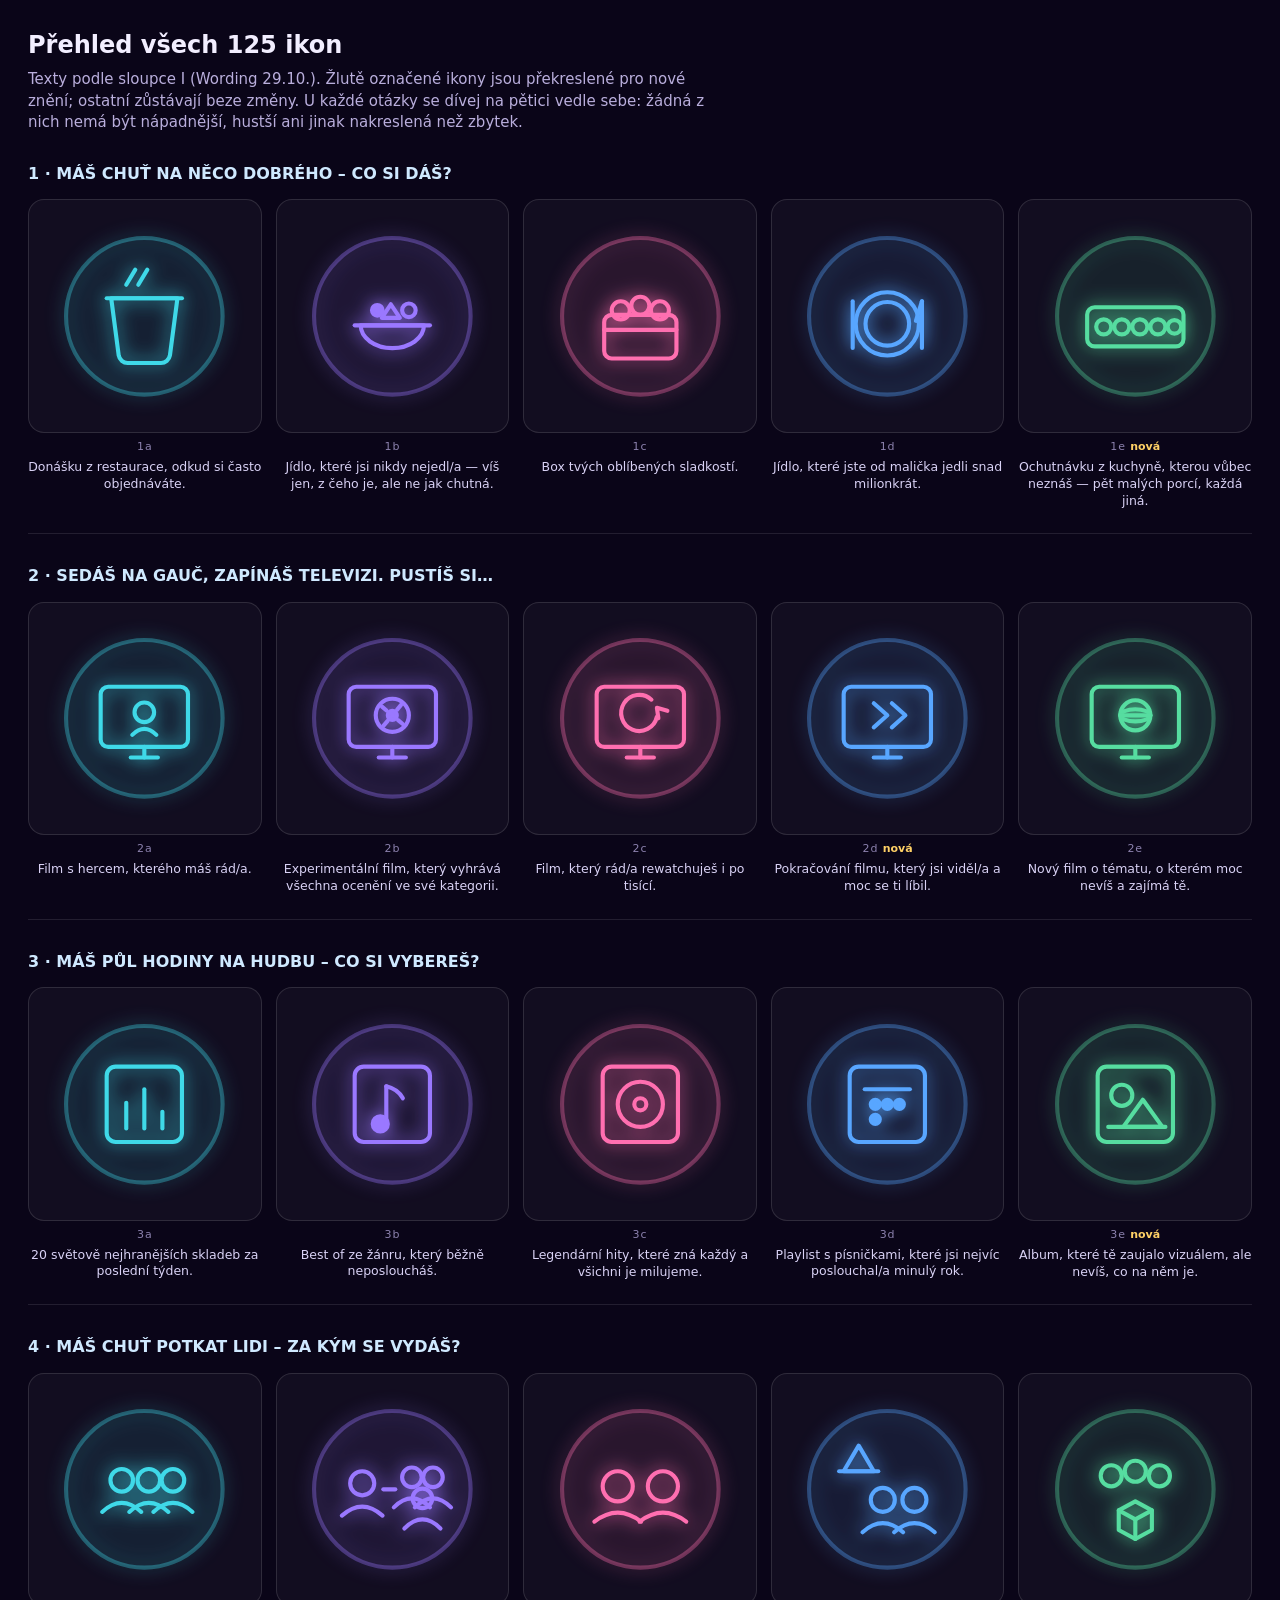
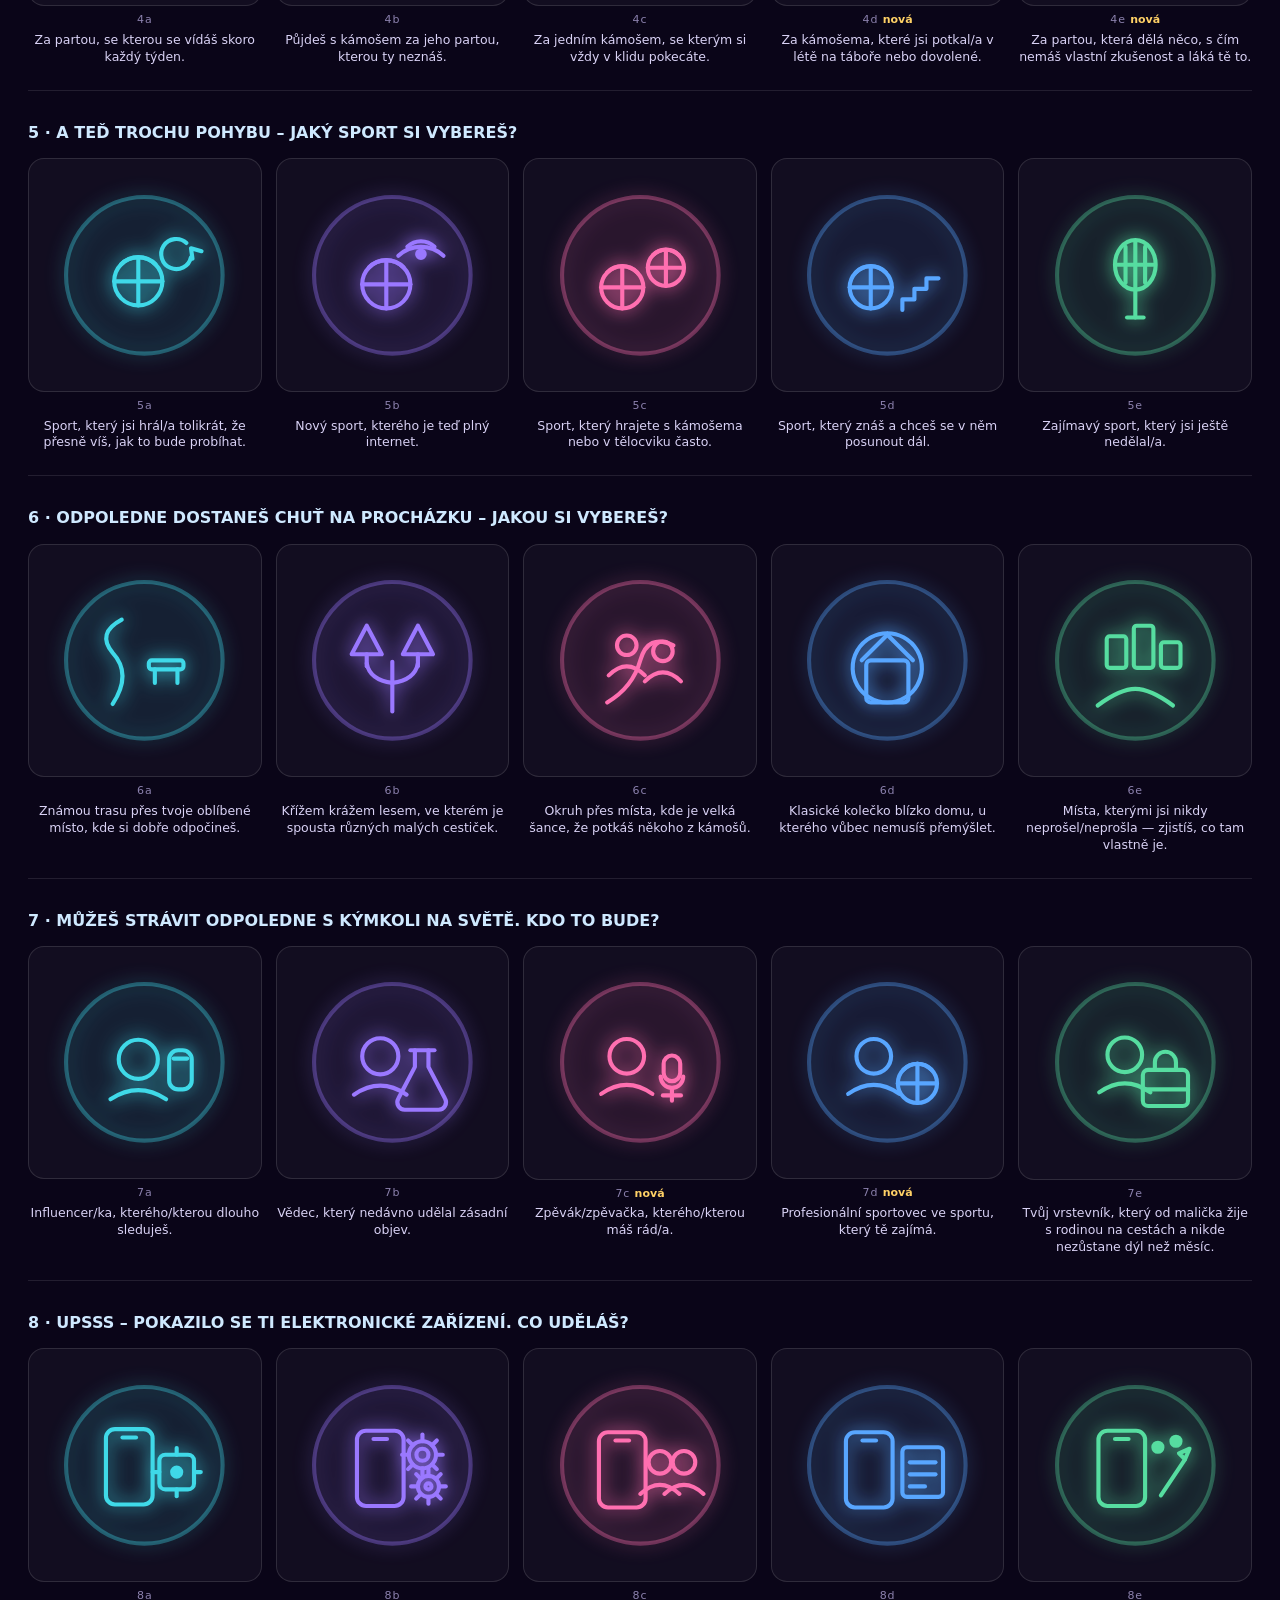
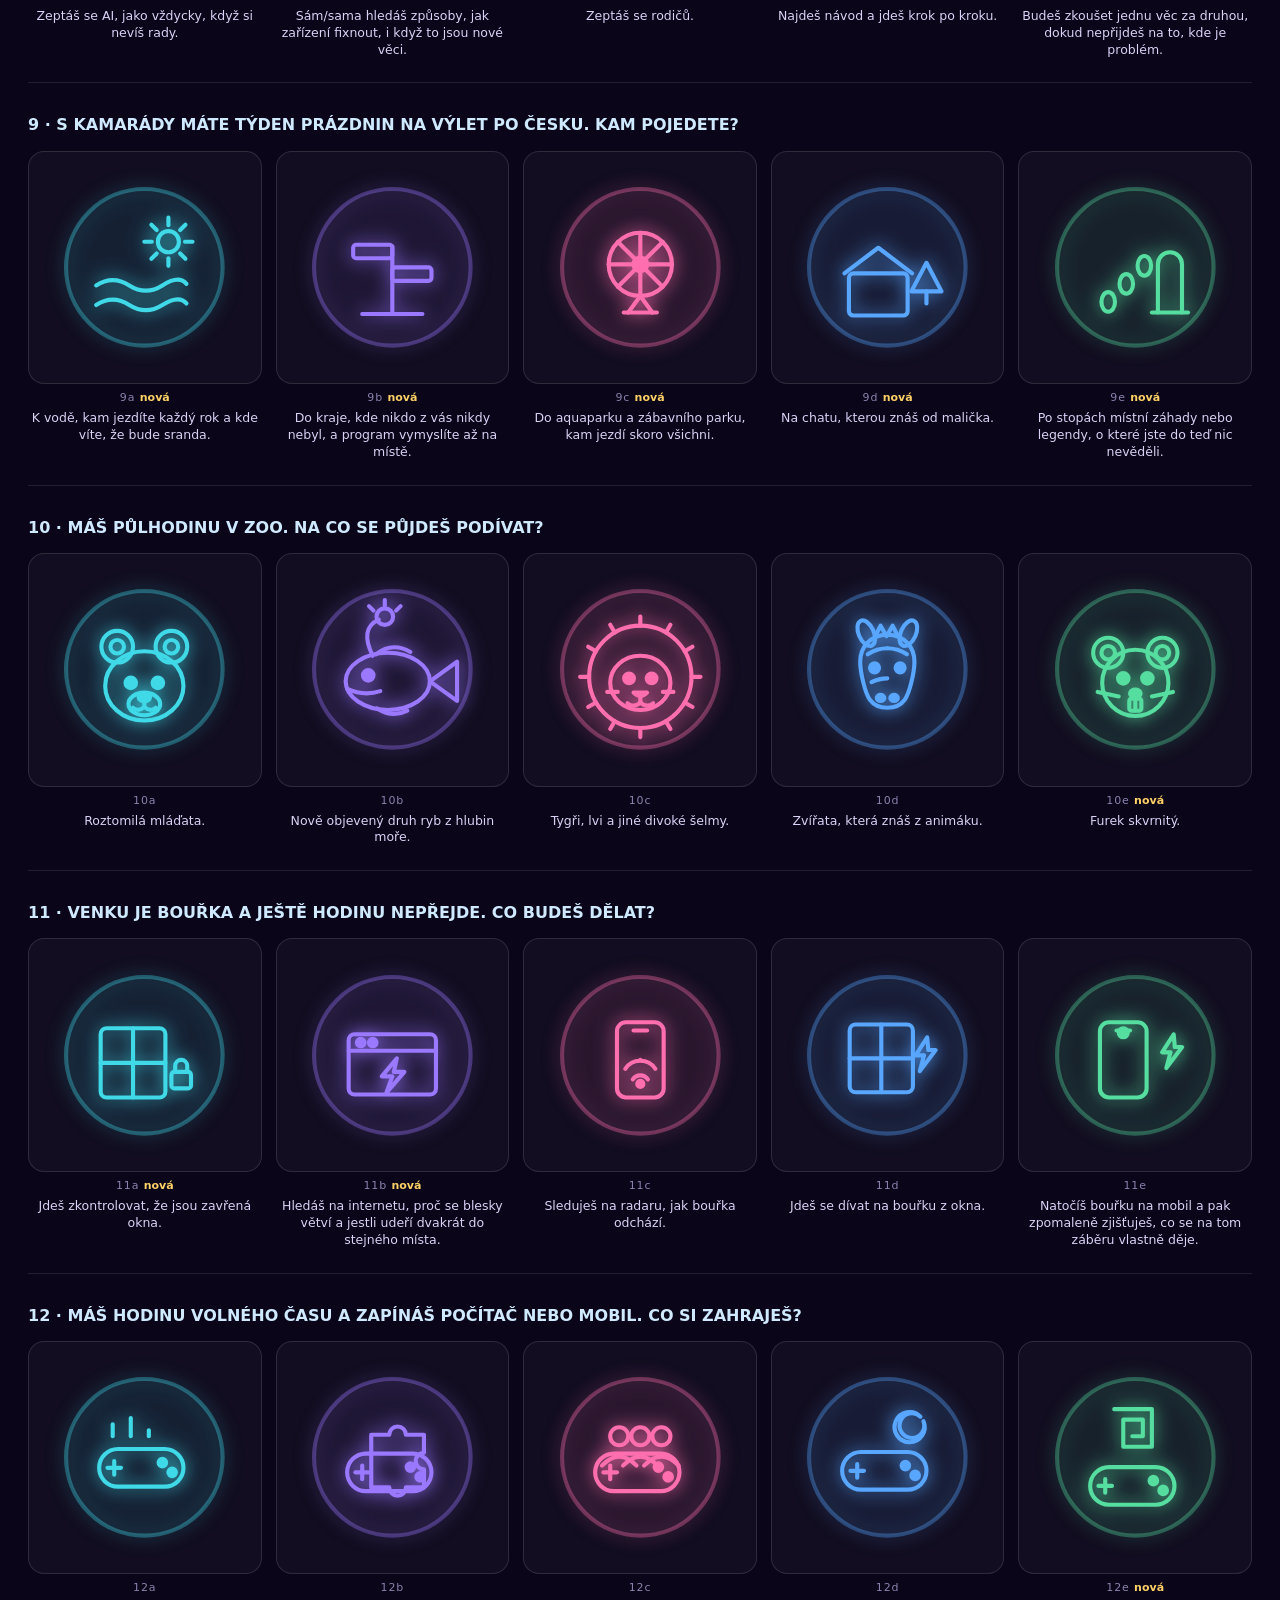
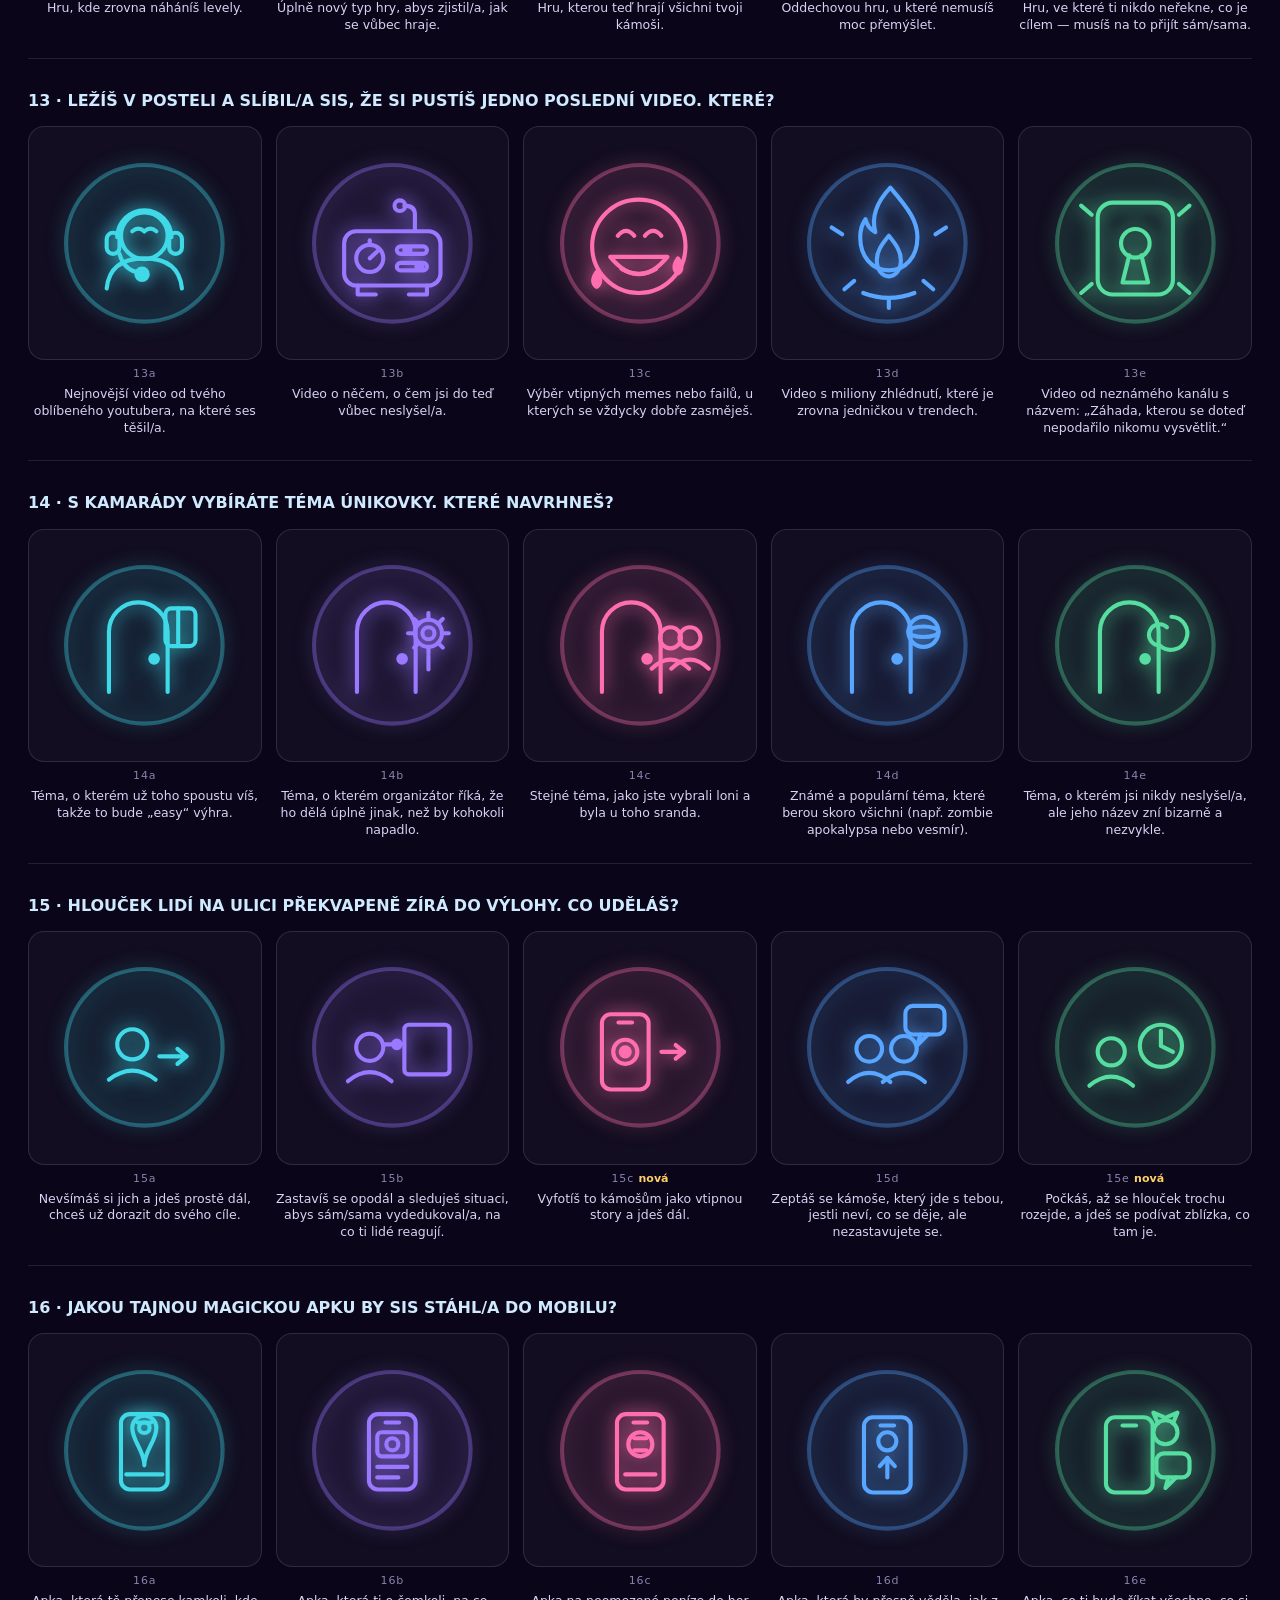
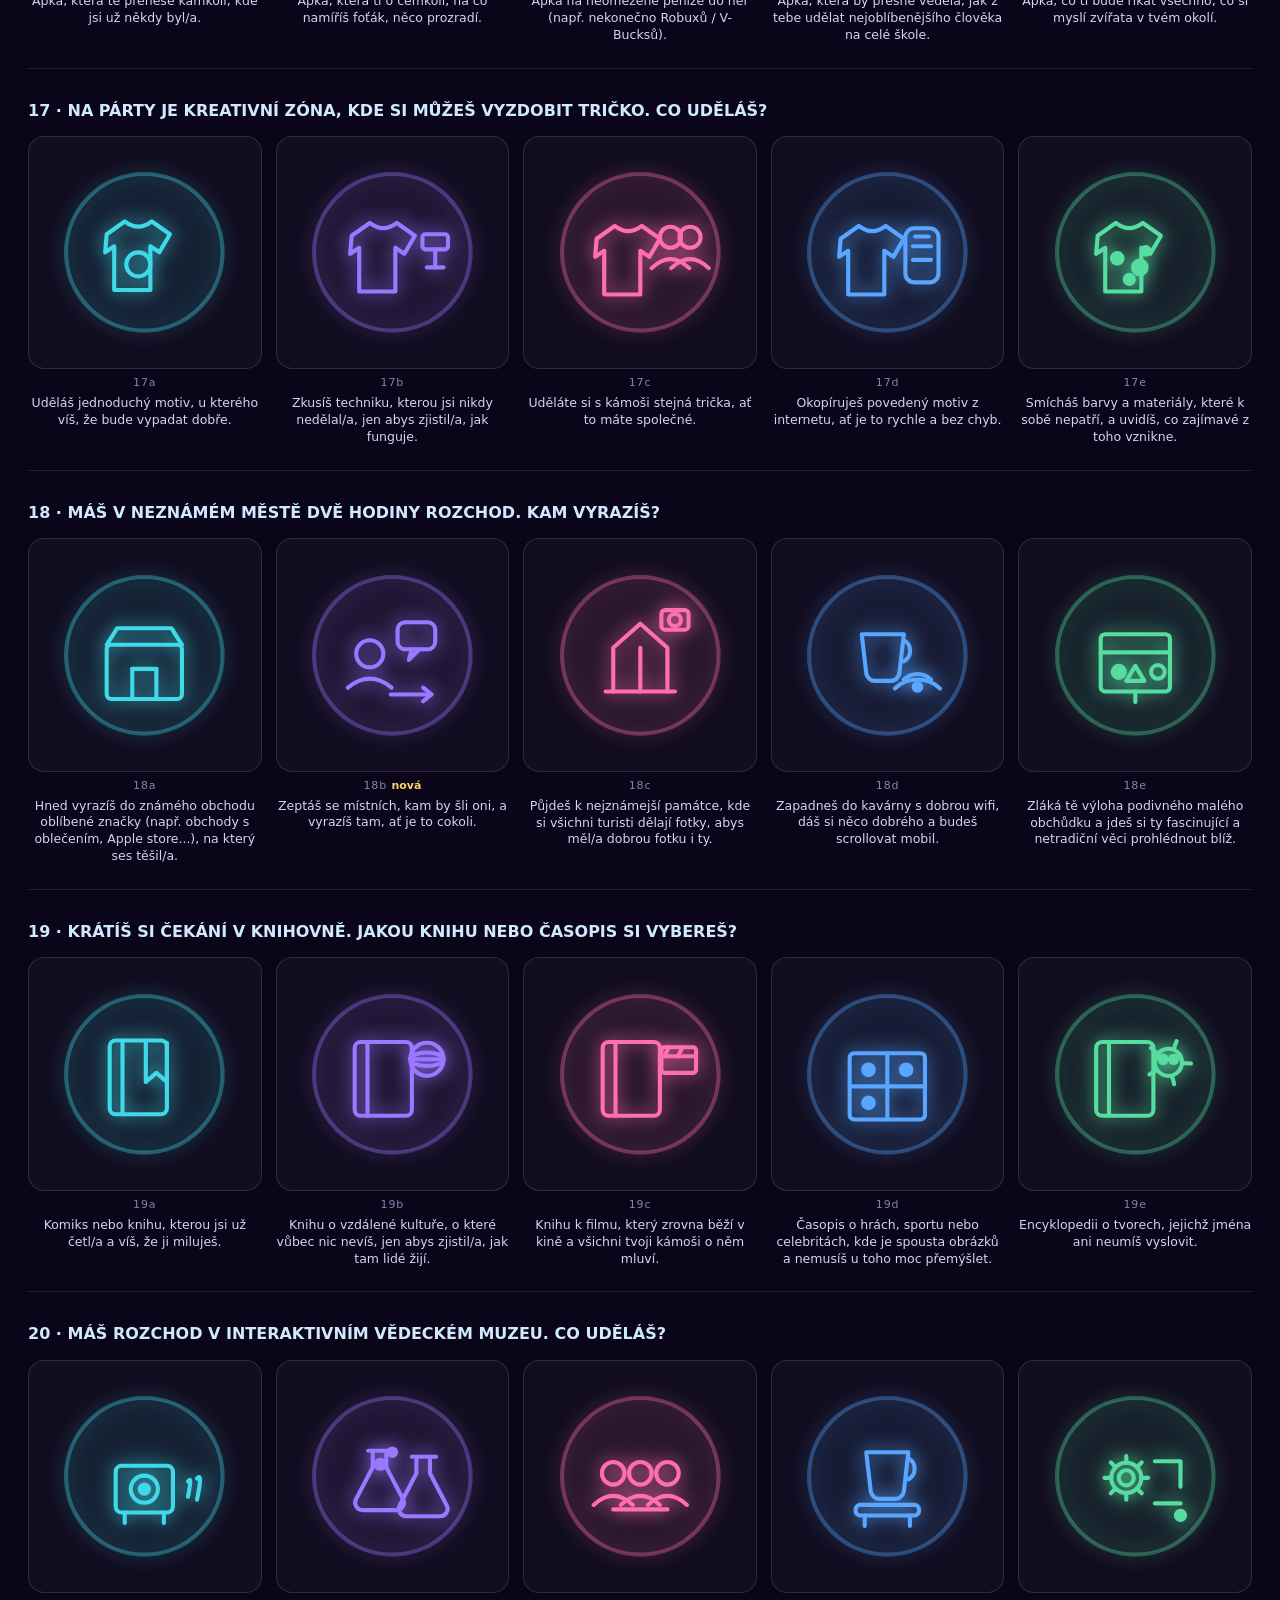
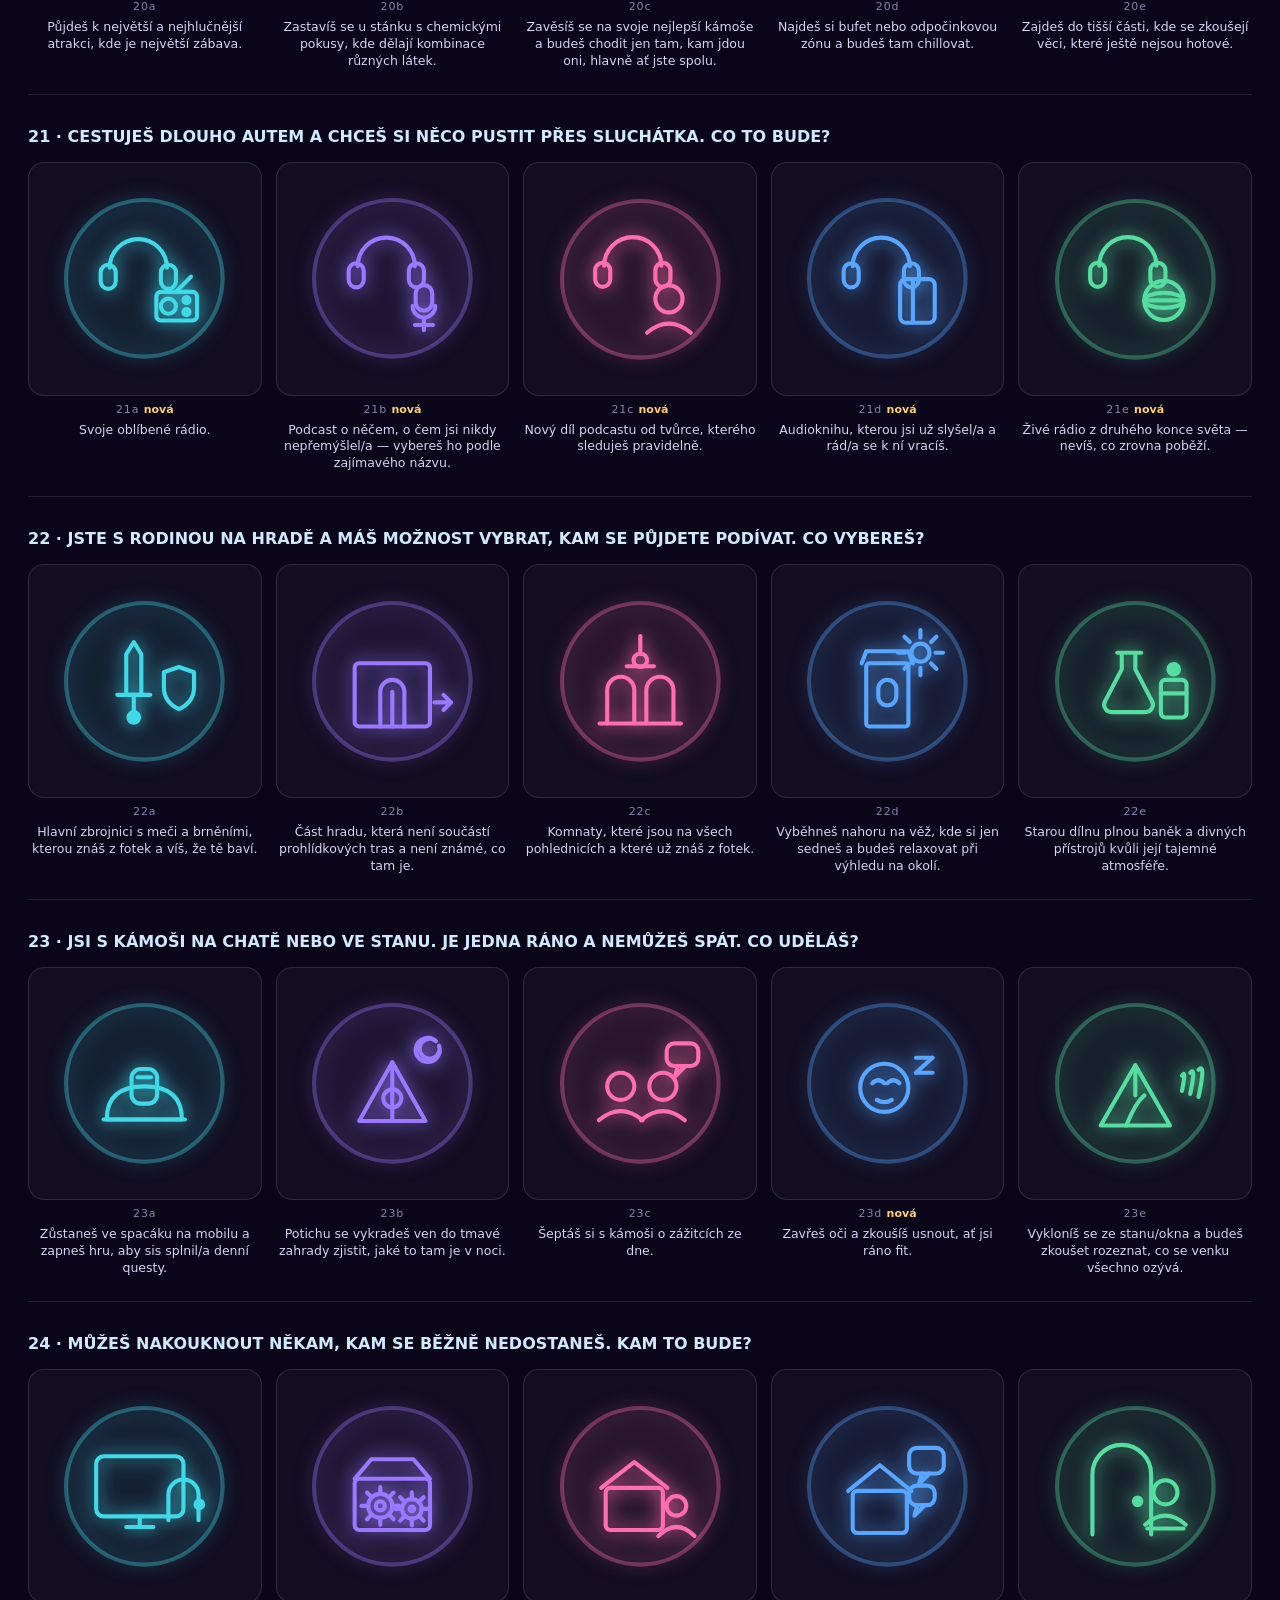
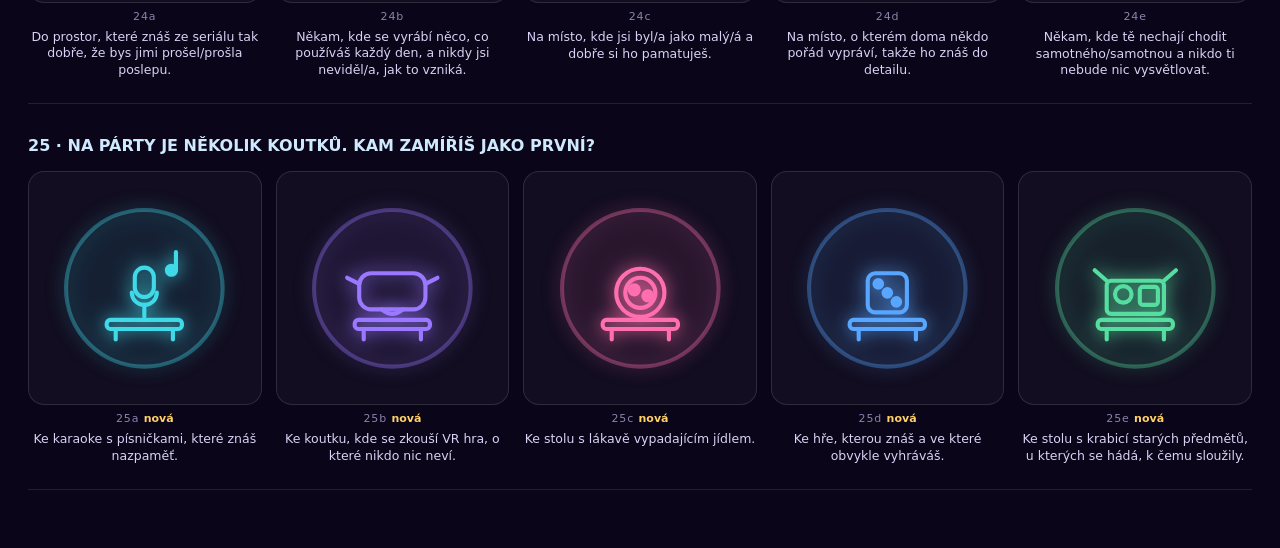
<file: vejkend-frontend-25/prehled-ikon.html>
<!doctype html><html lang=cs><meta charset=utf-8>
<meta name=viewport content="width=device-width,initial-scale=1">
<title>Přehled ikon — 25 otázek</title><style>
body{background:#0A0518;color:#F2EEFF;font:15px/1.45 system-ui,sans-serif;margin:0;padding:28px}
h1{font-size:24px;margin:0 0 6px}
.note{color:#B9AEDC;max-width:72ch;margin:0 0 28px}
section{margin:0 0 30px;padding-bottom:24px;border-bottom:1px solid rgba(255,255,255,.1)}
h2{font-size:16px;font-weight:600;margin:0 0 14px;color:#CFE9FF}
.g{display:grid;grid-template-columns:repeat(5,1fr);gap:14px}
figure{margin:0;text-align:center}
.a{aspect-ratio:1;display:grid;place-items:center;background:rgba(255,255,255,.035);
   border:1px solid rgba(255,255,255,.12);border-radius:16px}
.a svg{width:78%;height:78%;filter:drop-shadow(0 0 9px currentColor)}
figcaption{color:#8C82AE;font-size:11px;margin-top:6px;letter-spacing:.08em}
figcaption b{color:#FFD166;font-weight:600;letter-spacing:0}
figure p{color:#D9D2F5;font-size:12.5px;margin:4px 0 0;line-height:1.35}
@media(max-width:800px){.g{grid-template-columns:repeat(2,1fr)}}
</style><h1>Přehled všech 125 ikon</h1>
<p class=note>Texty podle sloupce I (Wording 29.10.). Žlutě označené ikony jsou
překreslené pro nové znění; ostatní zůstávají beze změny. U každé otázky se dívej
na pětici vedle sebe: žádná z nich nemá být nápadnější, hustší ani jinak nakreslená
než zbytek.</p>
<section><h2>1 &middot; MÁŠ CHUŤ NA NĚCO DOBRÉHO – CO SI DÁŠ?</h2><div class="g"><figure style="color:#3FD9E8"><div class="a"><svg viewBox="0 0 240 240" xmlns="http://www.w3.org/2000/svg" aria-hidden="true" focusable="false"><g fill="none" stroke="currentColor" stroke-width="5.5" stroke-linecap="round" stroke-linejoin="round"><circle class="ring" cx="120" cy="120" r="104" fill="currentColor" opacity=".05" stroke="none"/><circle class="ring" cx="120" cy="120" r="104" opacity=".35"/><path d="M76 96h88l-10 76a12 12 0 0 1 -12 10h-44a12 12 0 0 1 -12 -10z"/><path d="M70 96L170 96"/><path d="M96 78L108 58"/><path d="M112 78L124 58"/></g></svg></div><figcaption>1a</figcaption><p>Donášku z restaurace, odkud si často objednáváte.</p></figure><figure style="color:#9A78FF"><div class="a"><svg viewBox="0 0 240 240" xmlns="http://www.w3.org/2000/svg" aria-hidden="true" focusable="false"><g fill="none" stroke="currentColor" stroke-width="5.5" stroke-linecap="round" stroke-linejoin="round"><circle class="ring" cx="120" cy="120" r="104" fill="currentColor" opacity=".05" stroke="none"/><circle class="ring" cx="120" cy="120" r="104" opacity=".35"/><path d="M78 132a42 30.24 0 0 0 84 0z"/><path d="M70 132L170 132"/><circle cx="100" cy="112" r="7" fill="currentColor"/><path d="M118 104l12 18 -24 0z"/><circle cx="142" cy="112" r="9"/></g></svg></div><figcaption>1b</figcaption><p>Jídlo, které jsi nikdy nejedl/a — víš jen, z čeho je, ale ne jak chutná.</p></figure><figure style="color:#FF6FB0"><div class="a"><svg viewBox="0 0 240 240" xmlns="http://www.w3.org/2000/svg" aria-hidden="true" focusable="false"><g fill="none" stroke="currentColor" stroke-width="5.5" stroke-linecap="round" stroke-linejoin="round"><circle class="ring" cx="120" cy="120" r="104" fill="currentColor" opacity=".05" stroke="none"/><circle class="ring" cx="120" cy="120" r="104" opacity=".35"/><rect x="72" y="118" width="96" height="58" rx="10"/><path d="M72 138L168 138"/><circle cx="94" cy="112" r="12"/><circle cx="120" cy="106" r="12"/><circle cx="146" cy="112" r="12"/></g></svg></div><figcaption>1c</figcaption><p>Box tvých oblíbených sladkostí.</p></figure><figure style="color:#58A6FF"><div class="a"><svg viewBox="0 0 240 240" xmlns="http://www.w3.org/2000/svg" aria-hidden="true" focusable="false"><g fill="none" stroke="currentColor" stroke-width="5.5" stroke-linecap="round" stroke-linejoin="round"><circle class="ring" cx="120" cy="120" r="104" fill="currentColor" opacity=".05" stroke="none"/><circle class="ring" cx="120" cy="120" r="104" opacity=".35"/><circle cx="120" cy="130" r="42"/><circle cx="120" cy="130" r="29"/><path d="M74 100L74 162"/><path d="M166 100L166 162"/><path d="M166 100L158 126"/></g></svg></div><figcaption>1d</figcaption><p>Jídlo, které jste od malička jedli snad milionkrát.</p></figure><figure style="color:#56DDA0"><div class="a"><svg viewBox="0 0 240 240" xmlns="http://www.w3.org/2000/svg" aria-hidden="true" focusable="false"><g fill="none" stroke="currentColor" stroke-width="5.5" stroke-linecap="round" stroke-linejoin="round"><circle class="ring" cx="120" cy="120" r="104" fill="currentColor" opacity=".05" stroke="none"/><circle class="ring" cx="120" cy="120" r="104" opacity=".35"/><rect x="56" y="108" width="128" height="52" rx="10"/><circle cx="78" cy="134" r="10"/><circle cx="102" cy="134" r="10"/><circle cx="126" cy="134" r="10"/><circle cx="150" cy="134" r="10"/><circle cx="172" cy="134" r="9"/></g></svg></div><figcaption>1e <b>nová</b></figcaption><p>Ochutnávku z kuchyně, kterou vůbec neznáš — pět malých porcí, každá jiná.</p></figure></div></section><section><h2>2 &middot; SEDÁŠ NA GAUČ, ZAPÍNÁŠ TELEVIZI. PUSTÍŠ SI…</h2><div class="g"><figure style="color:#3FD9E8"><div class="a"><svg viewBox="0 0 240 240" xmlns="http://www.w3.org/2000/svg" aria-hidden="true" focusable="false"><g fill="none" stroke="currentColor" stroke-width="5.5" stroke-linecap="round" stroke-linejoin="round"><circle class="ring" cx="120" cy="120" r="104" fill="currentColor" opacity=".05" stroke="none"/><circle class="ring" cx="120" cy="120" r="104" opacity=".35"/><rect x="62" y="78" width="116" height="80" rx="10"/><path d="M120 158L120 172"/><path d="M102 172L138 172"/><circle cx="120" cy="112" r="13"/><path d="M104 142q16 -16 32 0"/></g></svg></div><figcaption>2a</figcaption><p>Film s hercem, kterého máš rád/a.</p></figure><figure style="color:#9A78FF"><div class="a"><svg viewBox="0 0 240 240" xmlns="http://www.w3.org/2000/svg" aria-hidden="true" focusable="false"><g fill="none" stroke="currentColor" stroke-width="5.5" stroke-linecap="round" stroke-linejoin="round"><circle class="ring" cx="120" cy="120" r="104" fill="currentColor" opacity=".05" stroke="none"/><circle class="ring" cx="120" cy="120" r="104" opacity=".35"/><rect x="62" y="78" width="116" height="80" rx="10"/><path d="M120 158L120 172"/><path d="M102 172L138 172"/><circle cx="120" cy="116" r="22"/><circle cx="120" cy="116" r="6" fill="currentColor"/><path d="M127.648 122.442L133.767 127.596"/><path d="M113.558 123.648L108.404 129.767"/><path d="M112.352 109.558L106.233 104.404"/><path d="M126.442 108.352L131.596 102.233"/></g></svg></div><figcaption>2b</figcaption><p>Experimentální film, který vyhrává všechna ocenění ve své kategorii.</p></figure><figure style="color:#FF6FB0"><div class="a"><svg viewBox="0 0 240 240" xmlns="http://www.w3.org/2000/svg" aria-hidden="true" focusable="false"><g fill="none" stroke="currentColor" stroke-width="5.5" stroke-linecap="round" stroke-linejoin="round"><circle class="ring" cx="120" cy="120" r="104" fill="currentColor" opacity=".05" stroke="none"/><circle class="ring" cx="120" cy="120" r="104" opacity=".35"/><rect x="62" y="78" width="116" height="80" rx="10"/><path d="M120 158L120 172"/><path d="M102 172L138 172"/><path d="M142 118a24 24 0 1 1 -7.2 -22.8"/><path d="M144 120l-2 -14 14 4"/></g></svg></div><figcaption>2c</figcaption><p>Film, který rád/a rewatchuješ i po tisící.</p></figure><figure style="color:#58A6FF"><div class="a"><svg viewBox="0 0 240 240" xmlns="http://www.w3.org/2000/svg" aria-hidden="true" focusable="false"><g fill="none" stroke="currentColor" stroke-width="5.5" stroke-linecap="round" stroke-linejoin="round"><circle class="ring" cx="120" cy="120" r="104" fill="currentColor" opacity=".05" stroke="none"/><circle class="ring" cx="120" cy="120" r="104" opacity=".35"/><rect x="62" y="78" width="116" height="80" rx="10"/><path d="M120 158L120 172"/><path d="M102 172L138 172"/><path d="M102 100l18 16 -18 16"/><path d="M126 100l18 16 -18 16"/></g></svg></div><figcaption>2d <b>nová</b></figcaption><p>Pokračování filmu, který jsi viděl/a a moc se ti líbil.</p></figure><figure style="color:#56DDA0"><div class="a"><svg viewBox="0 0 240 240" xmlns="http://www.w3.org/2000/svg" aria-hidden="true" focusable="false"><g fill="none" stroke="currentColor" stroke-width="5.5" stroke-linecap="round" stroke-linejoin="round"><circle class="ring" cx="120" cy="120" r="104" fill="currentColor" opacity=".05" stroke="none"/><circle class="ring" cx="120" cy="120" r="104" opacity=".35"/><rect x="62" y="78" width="116" height="80" rx="10"/><path d="M120 158L120 172"/><path d="M102 172L138 172"/><circle cx="120" cy="116" r="20"/><ellipse cx="120" cy="116" rx="20" ry="8"/><path d="M100 116L140 116"/></g></svg></div><figcaption>2e</figcaption><p>Nový film o tématu, o kterém moc nevíš a zajímá tě.</p></figure></div></section><section><h2>3 &middot; MÁŠ PŮL HODINY NA HUDBU – CO SI VYBEREŠ?</h2><div class="g"><figure style="color:#3FD9E8"><div class="a"><svg viewBox="0 0 240 240" xmlns="http://www.w3.org/2000/svg" aria-hidden="true" focusable="false"><g fill="none" stroke="currentColor" stroke-width="5.5" stroke-linecap="round" stroke-linejoin="round"><circle class="ring" cx="120" cy="120" r="104" fill="currentColor" opacity=".05" stroke="none"/><circle class="ring" cx="120" cy="120" r="104" opacity=".35"/><rect x="70" y="70" width="100" height="100" rx="12"/><path d="M96 152L96 118"/><path d="M120 152L120 100"/><path d="M144 152L144 130"/></g></svg></div><figcaption>3a</figcaption><p>20 světově nejhranějších skladeb za poslední týden.</p></figure><figure style="color:#9A78FF"><div class="a"><svg viewBox="0 0 240 240" xmlns="http://www.w3.org/2000/svg" aria-hidden="true" focusable="false"><g fill="none" stroke="currentColor" stroke-width="5.5" stroke-linecap="round" stroke-linejoin="round"><circle class="ring" cx="120" cy="120" r="104" fill="currentColor" opacity=".05" stroke="none"/><circle class="ring" cx="120" cy="120" r="104" opacity=".35"/><rect x="70" y="70" width="100" height="100" rx="12"/><circle cx="104" cy="146" r="10" fill="currentColor"/><path d="M112 146L112 96"/><path d="M112 96q16 4 22 16"/></g></svg></div><figcaption>3b</figcaption><p>Best of ze žánru, který běžně neposloucháš.</p></figure><figure style="color:#FF6FB0"><div class="a"><svg viewBox="0 0 240 240" xmlns="http://www.w3.org/2000/svg" aria-hidden="true" focusable="false"><g fill="none" stroke="currentColor" stroke-width="5.5" stroke-linecap="round" stroke-linejoin="round"><circle class="ring" cx="120" cy="120" r="104" fill="currentColor" opacity=".05" stroke="none"/><circle class="ring" cx="120" cy="120" r="104" opacity=".35"/><rect x="70" y="70" width="100" height="100" rx="12"/><circle cx="120" cy="120" r="30"/><circle cx="120" cy="120" r="8"/></g></svg></div><figcaption>3c</figcaption><p>Legendární hity, které zná každý a všichni je milujeme.</p></figure><figure style="color:#58A6FF"><div class="a"><svg viewBox="0 0 240 240" xmlns="http://www.w3.org/2000/svg" aria-hidden="true" focusable="false"><g fill="none" stroke="currentColor" stroke-width="5.5" stroke-linecap="round" stroke-linejoin="round"><circle class="ring" cx="120" cy="120" r="104" fill="currentColor" opacity=".05" stroke="none"/><circle class="ring" cx="120" cy="120" r="104" opacity=".35"/><rect x="70" y="70" width="100" height="100" rx="12"/><path d="M90 100L150 100"/><circle cx="104" cy="120" r="6" fill="currentColor"/><circle cx="120" cy="120" r="6" fill="currentColor"/><circle cx="136" cy="120" r="6" fill="currentColor"/><circle cx="104" cy="140" r="6" fill="currentColor"/></g></svg></div><figcaption>3d</figcaption><p>Playlist s písničkami, které jsi nejvíc poslouchal/a minulý rok.</p></figure><figure style="color:#56DDA0"><div class="a"><svg viewBox="0 0 240 240" xmlns="http://www.w3.org/2000/svg" aria-hidden="true" focusable="false"><g fill="none" stroke="currentColor" stroke-width="5.5" stroke-linecap="round" stroke-linejoin="round"><circle class="ring" cx="120" cy="120" r="104" fill="currentColor" opacity=".05" stroke="none"/><circle class="ring" cx="120" cy="120" r="104" opacity=".35"/><rect x="70" y="70" width="100" height="100" rx="12"/><circle cx="102" cy="108" r="14"/><path d="M104 150l26 -36 26 36z"/><path d="M84 150L160 150"/></g></svg></div><figcaption>3e <b>nová</b></figcaption><p>Album, které tě zaujalo vizuálem, ale nevíš, co na něm je.</p></figure></div></section><section><h2>4 &middot; MÁŠ CHUŤ POTKAT LIDI – ZA KÝM SE VYDÁŠ?</h2><div class="g"><figure style="color:#3FD9E8"><div class="a"><svg viewBox="0 0 240 240" xmlns="http://www.w3.org/2000/svg" aria-hidden="true" focusable="false"><g fill="none" stroke="currentColor" stroke-width="5.5" stroke-linecap="round" stroke-linejoin="round"><circle class="ring" cx="120" cy="120" r="104" fill="currentColor" opacity=".05" stroke="none"/><circle class="ring" cx="120" cy="120" r="104" opacity=".35"/><circle cx="90" cy="108" r="15"/><path d="M64 150q26 -24 52 0"/><circle cx="126" cy="108" r="15"/><path d="M100 150q26 -24 52 0"/><circle cx="158" cy="108" r="15"/><path d="M132 150q26 -24 52 0"/></g></svg></div><figcaption>4a</figcaption><p>Za partou, se kterou se vídáš skoro každý týden.</p></figure><figure style="color:#9A78FF"><div class="a"><svg viewBox="0 0 240 240" xmlns="http://www.w3.org/2000/svg" aria-hidden="true" focusable="false"><g fill="none" stroke="currentColor" stroke-width="5.5" stroke-linecap="round" stroke-linejoin="round"><circle class="ring" cx="120" cy="120" r="104" fill="currentColor" opacity=".05" stroke="none"/><circle class="ring" cx="120" cy="120" r="104" opacity=".35"/><circle cx="80" cy="112" r="16"/><path d="M53 155q27 -24 54 0"/><path d="M108 120L124 120"/><circle cx="146" cy="104" r="13"/><path d="M122 144q24 -24 48 0"/><circle cx="174" cy="104" r="13"/><path d="M150 144q24 -24 48 0"/><circle cx="160" cy="132" r="13"/><path d="M136 172q24 -24 48 0"/></g></svg></div><figcaption>4b</figcaption><p>Půjdeš s kámošem za jeho partou, kterou ty neznáš.</p></figure><figure style="color:#FF6FB0"><div class="a"><svg viewBox="0 0 240 240" xmlns="http://www.w3.org/2000/svg" aria-hidden="true" focusable="false"><g fill="none" stroke="currentColor" stroke-width="5.5" stroke-linecap="round" stroke-linejoin="round"><circle class="ring" cx="120" cy="120" r="104" fill="currentColor" opacity=".05" stroke="none"/><circle class="ring" cx="120" cy="120" r="104" opacity=".35"/><circle cx="90" cy="116" r="20"/><path d="M59 163q31 -24 62 0"/><circle cx="150" cy="116" r="20"/><path d="M119 163q31 -24 62 0"/></g></svg></div><figcaption>4c</figcaption><p>Za jedním kámošem, se kterým si vždy v klidu pokecáte.</p></figure><figure style="color:#58A6FF"><div class="a"><svg viewBox="0 0 240 240" xmlns="http://www.w3.org/2000/svg" aria-hidden="true" focusable="false"><g fill="none" stroke="currentColor" stroke-width="5.5" stroke-linecap="round" stroke-linejoin="round"><circle class="ring" cx="120" cy="120" r="104" fill="currentColor" opacity=".05" stroke="none"/><circle class="ring" cx="120" cy="120" r="104" opacity=".35"/><circle cx="114" cy="134" r="16"/><path d="M87 177q27 -24 54 0"/><circle cx="156" cy="134" r="16"/><path d="M129 177q27 -24 54 0"/><path d="M62 96l20 -34 20 34z"/><path d="M56 96L108 96"/></g></svg></div><figcaption>4d <b>nová</b></figcaption><p>Za kámošema, které jsi potkal/a v létě na táboře nebo dovolené.</p></figure><figure style="color:#56DDA0"><div class="a"><svg viewBox="0 0 240 240" xmlns="http://www.w3.org/2000/svg" aria-hidden="true" focusable="false"><g fill="none" stroke="currentColor" stroke-width="5.5" stroke-linecap="round" stroke-linejoin="round"><circle class="ring" cx="120" cy="120" r="104" fill="currentColor" opacity=".05" stroke="none"/><circle class="ring" cx="120" cy="120" r="104" opacity=".35"/><circle cx="88" cy="102" r="14"/><circle cx="120" cy="96" r="14"/><circle cx="152" cy="102" r="14"/><path d="M98 148l22 -12 22 12v26l-22 12 -22 -12z"/><path d="M120 160L120 186"/><path d="M98 148L120 160"/><path d="M142 148L120 160"/></g></svg></div><figcaption>4e <b>nová</b></figcaption><p>Za partou, která dělá něco, s čím nemáš vlastní zkušenost a láká tě to.</p></figure></div></section><section><h2>5 &middot; A TEĎ TROCHU POHYBU – JAKÝ SPORT SI VYBEREŠ?</h2><div class="g"><figure style="color:#3FD9E8"><div class="a"><svg viewBox="0 0 240 240" xmlns="http://www.w3.org/2000/svg" aria-hidden="true" focusable="false"><g fill="none" stroke="currentColor" stroke-width="5.5" stroke-linecap="round" stroke-linejoin="round"><circle class="ring" cx="120" cy="120" r="104" fill="currentColor" opacity=".05" stroke="none"/><circle class="ring" cx="120" cy="120" r="104" opacity=".35"/><circle cx="112" cy="128" r="32"/><path d="M80 128L144 128"/><path d="M112 96L112 160"/><path d="M88.96 105.6a32 32 0 0 1 46.08 0"/><path d="M182 96a20 20 0 1 1 -6 -19"/><path d="M184 98l-2 -14 14 4"/></g></svg></div><figcaption>5a</figcaption><p>Sport, který jsi hrál/a tolikrát, že přesně víš, jak to bude probíhat.</p></figure><figure style="color:#9A78FF"><div class="a"><svg viewBox="0 0 240 240" xmlns="http://www.w3.org/2000/svg" aria-hidden="true" focusable="false"><g fill="none" stroke="currentColor" stroke-width="5.5" stroke-linecap="round" stroke-linejoin="round"><circle class="ring" cx="120" cy="120" r="104" fill="currentColor" opacity=".05" stroke="none"/><circle class="ring" cx="120" cy="120" r="104" opacity=".35"/><circle cx="112" cy="132" r="32"/><path d="M80 132L144 132"/><path d="M112 100L112 164"/><path d="M88.96 109.6a32 32 0 0 1 46.08 0"/><path d="M140 82a26 26 0 0 1 36 0"/><path d="M128 94a44 44 0 0 1 60 0"/><circle cx="158" cy="92" r="5" fill="currentColor"/></g></svg></div><figcaption>5b</figcaption><p>Nový sport, kterého je teď plný internet.</p></figure><figure style="color:#FF6FB0"><div class="a"><svg viewBox="0 0 240 240" xmlns="http://www.w3.org/2000/svg" aria-hidden="true" focusable="false"><g fill="none" stroke="currentColor" stroke-width="5.5" stroke-linecap="round" stroke-linejoin="round"><circle class="ring" cx="120" cy="120" r="104" fill="currentColor" opacity=".05" stroke="none"/><circle class="ring" cx="120" cy="120" r="104" opacity=".35"/><circle cx="96" cy="136" r="28"/><path d="M68 136L124 136"/><path d="M96 108L96 164"/><path d="M75.84 116.4a28 28 0 0 1 40.32 0"/><circle cx="154" cy="110" r="24"/><path d="M130 110L178 110"/><path d="M154 86L154 134"/><path d="M136.72 93.2a24 24 0 0 1 34.56 0"/></g></svg></div><figcaption>5c</figcaption><p>Sport, který hrajete s kámošema nebo v tělocviku často.</p></figure><figure style="color:#58A6FF"><div class="a"><svg viewBox="0 0 240 240" xmlns="http://www.w3.org/2000/svg" aria-hidden="true" focusable="false"><g fill="none" stroke="currentColor" stroke-width="5.5" stroke-linecap="round" stroke-linejoin="round"><circle class="ring" cx="120" cy="120" r="104" fill="currentColor" opacity=".05" stroke="none"/><circle class="ring" cx="120" cy="120" r="104" opacity=".35"/><circle cx="98" cy="136" r="28"/><path d="M70 136L126 136"/><path d="M98 108L98 164"/><path d="M77.84 116.4a28 28 0 0 1 40.32 0"/><path d="M140 166v-14 h16 v-14 h16 v-14 h16 "/></g></svg></div><figcaption>5d</figcaption><p>Sport, který znáš a chceš se v něm posunout dál.</p></figure><figure style="color:#56DDA0"><div class="a"><svg viewBox="0 0 240 240" xmlns="http://www.w3.org/2000/svg" aria-hidden="true" focusable="false"><g fill="none" stroke="currentColor" stroke-width="5.5" stroke-linecap="round" stroke-linejoin="round"><circle class="ring" cx="120" cy="120" r="104" fill="currentColor" opacity=".05" stroke="none"/><circle class="ring" cx="120" cy="120" r="104" opacity=".35"/><ellipse cx="120" cy="106" rx="27" ry="33"/><path d="M96 106L144 106"/><path d="M120 74L120 138"/><path d="M107 82L107 130"/><path d="M133 82L133 130"/><path d="M120 139L120 176"/><path d="M109 176L131 176"/></g></svg></div><figcaption>5e</figcaption><p>Zajímavý sport, který jsi ještě nedělal/a.</p></figure></div></section><section><h2>6 &middot; ODPOLEDNE DOSTANEŠ CHUŤ NA PROCHÁZKU – JAKOU SI VYBEREŠ?</h2><div class="g"><figure style="color:#3FD9E8"><div class="a"><svg viewBox="0 0 240 240" xmlns="http://www.w3.org/2000/svg" aria-hidden="true" focusable="false"><g fill="none" stroke="currentColor" stroke-width="5.5" stroke-linecap="round" stroke-linejoin="round"><circle class="ring" cx="120" cy="120" r="104" fill="currentColor" opacity=".05" stroke="none"/><circle class="ring" cx="120" cy="120" r="104" opacity=".35"/><path d="M78 178q26 -40 0 -68 -22 -26 12 -44"/><rect x="126" y="120" width="46" height="12" rx="4"/><path d="M134 132L134 150"/><path d="M164 132L164 150"/></g></svg></div><figcaption>6a</figcaption><p>Známou trasu přes tvoje oblíbené místo, kde si dobře odpočineš.</p></figure><figure style="color:#9A78FF"><div class="a"><svg viewBox="0 0 240 240" xmlns="http://www.w3.org/2000/svg" aria-hidden="true" focusable="false"><g fill="none" stroke="currentColor" stroke-width="5.5" stroke-linecap="round" stroke-linejoin="round"><circle class="ring" cx="120" cy="120" r="104" fill="currentColor" opacity=".05" stroke="none"/><circle class="ring" cx="120" cy="120" r="104" opacity=".35"/><path d="M66 112l20 -38 20 38z"/><path d="M86 112L86 128"/><path d="M134 112l20 -38 20 38z"/><path d="M154 112L154 128"/><path d="M120 188L120 150"/><path d="M120 150q-30 -4 -34 -26"/><path d="M120 150q30 -4 34 -26"/><path d="M120 150v-28"/></g></svg></div><figcaption>6b</figcaption><p>Křížem krážem lesem, ve kterém je spousta různých malých cestiček.</p></figure><figure style="color:#FF6FB0"><div class="a"><svg viewBox="0 0 240 240" xmlns="http://www.w3.org/2000/svg" aria-hidden="true" focusable="false"><g fill="none" stroke="currentColor" stroke-width="5.5" stroke-linecap="round" stroke-linejoin="round"><circle class="ring" cx="120" cy="120" r="104" fill="currentColor" opacity=".05" stroke="none"/><circle class="ring" cx="120" cy="120" r="104" opacity=".35"/><path d="M76 176q34 -20 44 -56 10 -36 44 -20"/><circle cx="102" cy="100" r="13"/><path d="M78 140q24 -24 48 0"/><circle cx="150" cy="108" r="13"/><path d="M126 148q24 -24 48 0"/></g></svg></div><figcaption>6c</figcaption><p>Okruh přes místa, kde je velká šance, že potkáš někoho z kámošů.</p></figure><figure style="color:#58A6FF"><div class="a"><svg viewBox="0 0 240 240" xmlns="http://www.w3.org/2000/svg" aria-hidden="true" focusable="false"><g fill="none" stroke="currentColor" stroke-width="5.5" stroke-linecap="round" stroke-linejoin="round"><circle class="ring" cx="120" cy="120" r="104" fill="currentColor" opacity=".05" stroke="none"/><circle class="ring" cx="120" cy="120" r="104" opacity=".35"/><path d="M120 84a46 46 0 1 1 -0.1 0"/><path d="M86 120l34 -34 34 34"/><rect x="92" y="120" width="56" height="56" rx="6"/></g></svg></div><figcaption>6d</figcaption><p>Klasické kolečko blízko domu, u kterého vůbec nemusíš přemýšlet.</p></figure><figure style="color:#56DDA0"><div class="a"><svg viewBox="0 0 240 240" xmlns="http://www.w3.org/2000/svg" aria-hidden="true" focusable="false"><g fill="none" stroke="currentColor" stroke-width="5.5" stroke-linecap="round" stroke-linejoin="round"><circle class="ring" cx="120" cy="120" r="104" fill="currentColor" opacity=".05" stroke="none"/><circle class="ring" cx="120" cy="120" r="104" opacity=".35"/><path d="M70 180q30 -22 50 -22 20 0 50 22"/><rect x="82" y="88" width="26" height="42" rx="4"/><rect x="118" y="74" width="26" height="56" rx="4"/><rect x="154" y="96" width="26" height="34" rx="4"/></g></svg></div><figcaption>6e</figcaption><p>Místa, kterými jsi nikdy neprošel/neprošla — zjistíš, co tam vlastně je.</p></figure></div></section><section><h2>7 &middot; MŮŽEŠ STRÁVIT ODPOLEDNE S KÝMKOLI NA SVĚTĚ. KDO TO BUDE?</h2><div class="g"><figure style="color:#3FD9E8"><div class="a"><svg viewBox="0 0 240 240" xmlns="http://www.w3.org/2000/svg" aria-hidden="true" focusable="false"><g fill="none" stroke="currentColor" stroke-width="5.5" stroke-linecap="round" stroke-linejoin="round"><circle class="ring" cx="120" cy="120" r="104" fill="currentColor" opacity=".05" stroke="none"/><circle class="ring" cx="120" cy="120" r="104" opacity=".35"/><circle cx="112" cy="116" r="26"/><path d="M75 169q37 -24 74 0"/><rect x="153" y="104" width="30" height="52" rx="12"/><path d="M159 115L177 115"/></g></svg></div><figcaption>7a</figcaption><p>Influencer/ka, kterého/kterou dlouho sleduješ.</p></figure><figure style="color:#9A78FF"><div class="a"><svg viewBox="0 0 240 240" xmlns="http://www.w3.org/2000/svg" aria-hidden="true" focusable="false"><g fill="none" stroke="currentColor" stroke-width="5.5" stroke-linecap="round" stroke-linejoin="round"><circle class="ring" cx="120" cy="120" r="104" fill="currentColor" opacity=".05" stroke="none"/><circle class="ring" cx="120" cy="120" r="104" opacity=".35"/><circle cx="104" cy="112" r="24"/><path d="M69 163q35 -24 70 0"/><path d="M150 104v22l-22 42a10 10 0 0 0 9 15h44a10 10 0 0 0 9 -15l-22 -42v-22"/><path d="M144 104L176 104"/></g></svg></div><figcaption>7b</figcaption><p>Vědec, který nedávno udělal zásadní objev.</p></figure><figure style="color:#FF6FB0"><div class="a"><svg viewBox="0 0 240 240" xmlns="http://www.w3.org/2000/svg" aria-hidden="true" focusable="false"><g fill="none" stroke="currentColor" stroke-width="5.5" stroke-linecap="round" stroke-linejoin="round"><circle class="ring" cx="120" cy="120" r="104" fill="currentColor" opacity=".05" stroke="none"/><circle class="ring" cx="120" cy="120" r="104" opacity=".35"/><circle cx="102" cy="112" r="23"/><path d="M68 162q34 -24 68 0"/><rect x="151" y="111" width="22" height="34" rx="11"/><path d="M147 139a15 15 0 0 0 30 0"/><path d="M162 155L162 171"/><path d="M150 164L174 164"/></g></svg></div><figcaption>7c <b>nová</b></figcaption><p>Zpěvák/zpěvačka, kterého/kterou máš rád/a.</p></figure><figure style="color:#58A6FF"><div class="a"><svg viewBox="0 0 240 240" xmlns="http://www.w3.org/2000/svg" aria-hidden="true" focusable="false"><g fill="none" stroke="currentColor" stroke-width="5.5" stroke-linecap="round" stroke-linejoin="round"><circle class="ring" cx="120" cy="120" r="104" fill="currentColor" opacity=".05" stroke="none"/><circle class="ring" cx="120" cy="120" r="104" opacity=".35"/><circle cx="102" cy="112" r="23"/><path d="M68 162q34 -24 68 0"/><circle cx="160" cy="148" r="26"/><path d="M134 148L186 148"/><path d="M160 122L160 174"/><path d="M141.28 129.8a26 26 0 0 1 37.44 0"/></g></svg></div><figcaption>7d <b>nová</b></figcaption><p>Profesionální sportovec ve sportu, který tě zajímá.</p></figure><figure style="color:#56DDA0"><div class="a"><svg viewBox="0 0 240 240" xmlns="http://www.w3.org/2000/svg" aria-hidden="true" focusable="false"><g fill="none" stroke="currentColor" stroke-width="5.5" stroke-linecap="round" stroke-linejoin="round"><circle class="ring" cx="120" cy="120" r="104" fill="currentColor" opacity=".05" stroke="none"/><circle class="ring" cx="120" cy="120" r="104" opacity=".35"/><circle cx="106" cy="110" r="23"/><path d="M72 160q34 -24 68 0"/><rect x="130" y="130" width="60" height="48" rx="7"/><path d="M146 130v-10a14 14 0 0 1 28 0v10"/><path d="M130 156L190 156"/></g></svg></div><figcaption>7e</figcaption><p>Tvůj vrstevník, který od malička žije s rodinou na cestách a nikde nezůstane dýl než měsíc.</p></figure></div></section><section><h2>8 &middot; UPSSS – POKAZILO SE TI ELEKTRONICKÉ ZAŘÍZENÍ. CO UDĚLÁŠ?</h2><div class="g"><figure style="color:#3FD9E8"><div class="a"><svg viewBox="0 0 240 240" xmlns="http://www.w3.org/2000/svg" aria-hidden="true" focusable="false"><g fill="none" stroke="currentColor" stroke-width="5.5" stroke-linecap="round" stroke-linejoin="round"><circle class="ring" cx="120" cy="120" r="104" fill="currentColor" opacity=".05" stroke="none"/><circle class="ring" cx="120" cy="120" r="104" opacity=".35"/><rect x="69" y="72" width="62" height="100" rx="12"/><path d="M91 83L109 83"/><rect x="140" y="106" width="46" height="46" rx="8"/><path d="M186 129L195 129"/><path d="M163 152L163 161"/><path d="M140 129L131 129"/><path d="M163 106L163 97"/><circle cx="163" cy="129" r="6" fill="currentColor"/></g></svg></div><figcaption>8a</figcaption><p>Zeptáš se AI, jako vždycky, když si nevíš rady.</p></figure><figure style="color:#9A78FF"><div class="a"><svg viewBox="0 0 240 240" xmlns="http://www.w3.org/2000/svg" aria-hidden="true" focusable="false"><g fill="none" stroke="currentColor" stroke-width="5.5" stroke-linecap="round" stroke-linejoin="round"><circle class="ring" cx="120" cy="120" r="104" fill="currentColor" opacity=".05" stroke="none"/><circle class="ring" cx="120" cy="120" r="104" opacity=".35"/><rect x="73" y="74" width="62" height="100" rx="12"/><path d="M95 85L113 85"/><circle cx="160" cy="106" r="18"/><circle cx="160" cy="106" r="8"/><path d="M178 106L187 106"/><path d="M172.728 118.728L179.092 125.092"/><path d="M160 124L160 133"/><path d="M147.272 118.728L140.908 125.092"/><path d="M142 106L133 106"/><path d="M147.272 93.2721L140.908 86.9081"/><path d="M160 88L160 79"/><path d="M172.728 93.2721L179.092 86.9081"/><circle cx="168" cy="148" r="14"/><circle cx="168" cy="148" r="4"/><path d="M182 148L191 148"/><path d="M177.899 157.899L184.263 164.263"/><path d="M168 162L168 171"/><path d="M158.101 157.899L151.737 164.263"/><path d="M154 148L145 148"/><path d="M158.101 138.101L151.737 131.737"/><path d="M168 134L168 125"/><path d="M177.899 138.101L184.263 131.737"/></g></svg></div><figcaption>8b</figcaption><p>Sám/sama hledáš způsoby, jak zařízení fixnout, i když to jsou nové věci.</p></figure><figure style="color:#FF6FB0"><div class="a"><svg viewBox="0 0 240 240" xmlns="http://www.w3.org/2000/svg" aria-hidden="true" focusable="false"><g fill="none" stroke="currentColor" stroke-width="5.5" stroke-linecap="round" stroke-linejoin="round"><circle class="ring" cx="120" cy="120" r="104" fill="currentColor" opacity=".05" stroke="none"/><circle class="ring" cx="120" cy="120" r="104" opacity=".35"/><rect x="65" y="76" width="62" height="100" rx="12"/><path d="M87 87L105 87"/><circle cx="146" cy="116" r="15"/><path d="M120 158q26 -24 52 0"/><circle cx="178" cy="116" r="15"/><path d="M152 158q26 -24 52 0"/></g></svg></div><figcaption>8c</figcaption><p>Zeptáš se rodičů.</p></figure><figure style="color:#58A6FF"><div class="a"><svg viewBox="0 0 240 240" xmlns="http://www.w3.org/2000/svg" aria-hidden="true" focusable="false"><g fill="none" stroke="currentColor" stroke-width="5.5" stroke-linecap="round" stroke-linejoin="round"><circle class="ring" cx="120" cy="120" r="104" fill="currentColor" opacity=".05" stroke="none"/><circle class="ring" cx="120" cy="120" r="104" opacity=".35"/><rect x="65" y="76" width="62" height="100" rx="12"/><path d="M87 87L105 87"/><rect x="140" y="96" width="54" height="66" rx="6"/><path d="M150 116L184 116"/><path d="M150 132L184 132"/><path d="M150 148L170 148"/></g></svg></div><figcaption>8d</figcaption><p>Najdeš návod a jdeš krok po kroku.</p></figure><figure style="color:#56DDA0"><div class="a"><svg viewBox="0 0 240 240" xmlns="http://www.w3.org/2000/svg" aria-hidden="true" focusable="false"><g fill="none" stroke="currentColor" stroke-width="5.5" stroke-linecap="round" stroke-linejoin="round"><circle class="ring" cx="120" cy="120" r="104" fill="currentColor" opacity=".05" stroke="none"/><circle class="ring" cx="120" cy="120" r="104" opacity=".35"/><rect x="71" y="74" width="62" height="100" rx="12"/><path d="M93 85L111 85"/><path d="M154 160L186 112"/><path d="M186 112l6 -14 -14 6z"/><circle cx="150" cy="96" r="6" fill="currentColor"/><circle cx="174" cy="88" r="6" fill="currentColor"/></g></svg></div><figcaption>8e</figcaption><p>Budeš zkoušet jednu věc za druhou, dokud nepřijdeš na to, kde je problém.</p></figure></div></section><section><h2>9 &middot; S KAMARÁDY MÁTE TÝDEN PRÁZDNIN NA VÝLET PO ČESKU. KAM POJEDETE?</h2><div class="g"><figure style="color:#3FD9E8"><div class="a"><svg viewBox="0 0 240 240" xmlns="http://www.w3.org/2000/svg" aria-hidden="true" focusable="false"><g fill="none" stroke="currentColor" stroke-width="5.5" stroke-linecap="round" stroke-linejoin="round"><circle class="ring" cx="120" cy="120" r="104" fill="currentColor" opacity=".05" stroke="none"/><circle class="ring" cx="120" cy="120" r="104" opacity=".35"/><circle cx="152" cy="86" r="14"/><path d="M152 64L152 54"/><path d="M167.556 70.4437L174.627 63.3726"/><path d="M174 86L184 86"/><path d="M167.556 101.556L174.627 108.627"/><path d="M152 108L152 118"/><path d="M136.444 101.556L129.373 108.627"/><path d="M130 86L120 86"/><path d="M136.444 70.4437L129.373 63.3726"/><path d="M56 144q22 -14 44 0 22 14 44 0 22 -14 32 -2"/><path d="M56 170q22 -14 44 0 22 14 44 0 22 -14 32 -2"/></g></svg></div><figcaption>9a <b>nová</b></figcaption><p>K vodě, kam jezdíte každý rok a kde víte, že bude sranda.</p></figure><figure style="color:#9A78FF"><div class="a"><svg viewBox="0 0 240 240" xmlns="http://www.w3.org/2000/svg" aria-hidden="true" focusable="false"><g fill="none" stroke="currentColor" stroke-width="5.5" stroke-linecap="round" stroke-linejoin="round"><circle class="ring" cx="120" cy="120" r="104" fill="currentColor" opacity=".05" stroke="none"/><circle class="ring" cx="120" cy="120" r="104" opacity=".35"/><path d="M120 182L120 92"/><rect x="68" y="90" width="52" height="18" rx="4"/><rect x="120" y="120" width="52" height="18" rx="4"/><path d="M80 182L160 182"/></g></svg></div><figcaption>9b <b>nová</b></figcaption><p>Do kraje, kde nikdo z vás nikdy nebyl, a program vymyslíte až na místě.</p></figure><figure style="color:#FF6FB0"><div class="a"><svg viewBox="0 0 240 240" xmlns="http://www.w3.org/2000/svg" aria-hidden="true" focusable="false"><g fill="none" stroke="currentColor" stroke-width="5.5" stroke-linecap="round" stroke-linejoin="round"><circle class="ring" cx="120" cy="120" r="104" fill="currentColor" opacity=".05" stroke="none"/><circle class="ring" cx="120" cy="120" r="104" opacity=".35"/><circle cx="120" cy="116" r="42"/><path d="M120 116L120 74"/><path d="M120 116L149.698 86.3015"/><path d="M120 116L162 116"/><path d="M120 116L149.698 145.698"/><path d="M120 116L120 158"/><path d="M120 116L90.3015 145.698"/><path d="M120 116L78 116"/><path d="M120 116L90.3015 86.3015"/><circle cx="120" cy="116" r="9"/><path d="M104 180L120 158"/><path d="M136 180L120 158"/><path d="M98 180L142 180"/></g></svg></div><figcaption>9c <b>nová</b></figcaption><p>Do aquaparku a zábavního parku, kam jezdí skoro všichni.</p></figure><figure style="color:#58A6FF"><div class="a"><svg viewBox="0 0 240 240" xmlns="http://www.w3.org/2000/svg" aria-hidden="true" focusable="false"><g fill="none" stroke="currentColor" stroke-width="5.5" stroke-linecap="round" stroke-linejoin="round"><circle class="ring" cx="120" cy="120" r="104" fill="currentColor" opacity=".05" stroke="none"/><circle class="ring" cx="120" cy="120" r="104" opacity=".35"/><path d="M63 128l45 -34 45 34"/><rect x="69" y="128" width="78" height="56" rx="6"/><path d="M152 152l20 -38 20 38z"/><path d="M172 152L172 168"/></g></svg></div><figcaption>9d <b>nová</b></figcaption><p>Na chatu, kterou znáš od malička.</p></figure><figure style="color:#56DDA0"><div class="a"><svg viewBox="0 0 240 240" xmlns="http://www.w3.org/2000/svg" aria-hidden="true" focusable="false"><g fill="none" stroke="currentColor" stroke-width="5.5" stroke-linecap="round" stroke-linejoin="round"><circle class="ring" cx="120" cy="120" r="104" fill="currentColor" opacity=".05" stroke="none"/><circle class="ring" cx="120" cy="120" r="104" opacity=".35"/><ellipse cx="84" cy="166" rx="9" ry="13"/><ellipse cx="108" cy="142" rx="9" ry="13"/><ellipse cx="132" cy="118" rx="9" ry="13"/><path d="M150 180V116a16 16 0 0 1 32 0v64"/><path d="M142 180L190 180"/></g></svg></div><figcaption>9e <b>nová</b></figcaption><p>Po stopách místní záhady nebo legendy, o které jste do teď nic nevěděli.</p></figure></div></section><section><h2>10 &middot; MÁŠ PŮLHODINU V ZOO. NA CO SE PŮJDEŠ PODÍVAT?</h2><div class="g"><figure style="color:#3FD9E8"><div class="a"><svg viewBox="0 0 240 240" xmlns="http://www.w3.org/2000/svg" aria-hidden="true" focusable="false"><g fill="none" stroke="currentColor" stroke-width="5.5" stroke-linecap="round" stroke-linejoin="round"><circle class="ring" cx="120" cy="120" r="104" fill="currentColor" opacity=".05" stroke="none"/><circle class="ring" cx="120" cy="120" r="104" opacity=".35"/><ellipse cx="120" cy="142" rx="52" ry="46"/>
<circle cx="84" cy="90" r="21"/>
<circle cx="156" cy="90" r="21"/>
<circle cx="84" cy="90" r="9"/>
<circle cx="156" cy="90" r="9"/>
<circle cx="102" cy="138" r="7" fill="currentColor"/>
<circle cx="138" cy="138" r="7" fill="currentColor"/>
<ellipse cx="120" cy="166" rx="21" ry="15"/>
<ellipse cx="120" cy="157" rx="7.5" ry="5.5" fill="currentColor"/>
<path d="M120 163v7"/>
<path d="M120 170q-8 7 -15 1"/>
<path d="M120 170q8 7 15 1"/></g></svg></div><figcaption>10a</figcaption><p>Roztomilá mláďata.</p></figure><figure style="color:#9A78FF"><div class="a"><svg viewBox="0 0 240 240" xmlns="http://www.w3.org/2000/svg" aria-hidden="true" focusable="false"><g fill="none" stroke="currentColor" stroke-width="5.5" stroke-linecap="round" stroke-linejoin="round"><circle class="ring" cx="120" cy="120" r="104" fill="currentColor" opacity=".05" stroke="none"/><circle class="ring" cx="120" cy="120" r="104" opacity=".35"/><ellipse cx="114" cy="136" rx="56" ry="38"/>
<path d="M170 136 L206 110 L206 162 Z"/>
<path d="M98 100q22 -17 46 -3"/>
<path d="M100 172q20 13 40 3"/>
<circle cx="88" cy="128" r="7" fill="currentColor"/>
<path d="M60 146q22 10 44 3"/>
<path d="M94 102q-18 -36 8 -48"/>
<circle cx="110" cy="50" r="11"/>
<path d="M110 36v-8"/>
<path d="M95 42l-6 -6"/>
<path d="M125 42l6 -6"/></g></svg></div><figcaption>10b</figcaption><p>Nově objevený druh ryb z hlubin moře.</p></figure><figure style="color:#FF6FB0"><div class="a"><svg viewBox="0 0 240 240" xmlns="http://www.w3.org/2000/svg" aria-hidden="true" focusable="false"><g fill="none" stroke="currentColor" stroke-width="5.5" stroke-linecap="round" stroke-linejoin="round"><circle class="ring" cx="120" cy="120" r="104" fill="currentColor" opacity=".05" stroke="none"/><circle class="ring" cx="120" cy="120" r="104" opacity=".35"/><circle cx="120" cy="130" r="68"/>
<path d="M120.0 62.0 L120.0 50.0"/><path d="M154.0 71.1 L160.0 60.7"/><path d="M178.9 96.0 L189.3 90.0"/><path d="M188.0 130.0 L200.0 130.0"/><path d="M178.9 164.0 L189.3 170.0"/><path d="M154.0 188.9 L160.0 199.3"/><path d="M120.0 198.0 L120.0 210.0"/><path d="M86.0 188.9 L80.0 199.3"/><path d="M61.1 164.0 L50.7 170.0"/><path d="M52.0 130.0 L40.0 130.0"/><path d="M61.1 96.0 L50.7 90.0"/><path d="M86.0 71.1 L80.0 60.7"/>
<ellipse cx="120" cy="138" rx="40" ry="36"/>
<circle cx="105" cy="132" r="6.5" fill="currentColor"/>
<circle cx="135" cy="132" r="6.5" fill="currentColor"/>
<path d="M111 151q9 9 18 0z" fill="currentColor"/>
<path d="M120 156v8"/>
<path d="M120 164q-9 8 -17 1"/>
<path d="M120 164q9 8 17 1"/>
<path d="M90 150h-14"/>
<path d="M150 150h14"/></g></svg></div><figcaption>10c</figcaption><p>Tygři, lvi a jiné divoké šelmy.</p></figure><figure style="color:#58A6FF"><div class="a"><svg viewBox="0 0 240 240" xmlns="http://www.w3.org/2000/svg" aria-hidden="true" focusable="false"><g fill="none" stroke="currentColor" stroke-width="5.5" stroke-linecap="round" stroke-linejoin="round"><circle class="ring" cx="120" cy="120" r="104" fill="currentColor" opacity=".05" stroke="none"/><circle class="ring" cx="120" cy="120" r="104" opacity=".35"/><path d="M120 74c23 0 36 17 36 36 0 11 -2 19 -4 27 -4 17 -9 34 -32 34s-28 -17 -32 -34c-2 -8 -4 -16 -4 -27 0 -19 13 -36 36 -36z"/>
<ellipse cx="92" cy="72" rx="10" ry="18" transform="rotate(-24 92 72)"/>
<ellipse cx="148" cy="72" rx="10" ry="18" transform="rotate(24 148 72)"/>
<path d="M104 76l7 -14 8 14 8 -14 7 14"/>
<circle cx="103" cy="118" r="6" fill="currentColor"/>
<circle cx="137" cy="118" r="6" fill="currentColor"/>
<ellipse cx="111" cy="158" rx="5" ry="4" fill="currentColor"/>
<ellipse cx="129" cy="158" rx="5" ry="4" fill="currentColor"/>
<path d="M94 100q12 -8 26 -8"/>
<path d="M146 100q-12 -8 -26 -8"/>
<path d="M99 137q10 -5 21 -5"/></g></svg></div><figcaption>10d</figcaption><p>Zvířata, která znáš z animáku.</p></figure><figure style="color:#56DDA0"><div class="a"><svg viewBox="0 0 240 240" xmlns="http://www.w3.org/2000/svg" aria-hidden="true" focusable="false"><g fill="none" stroke="currentColor" stroke-width="5.5" stroke-linecap="round" stroke-linejoin="round"><circle class="ring" cx="120" cy="120" r="104" fill="currentColor" opacity=".05" stroke="none"/><circle class="ring" cx="120" cy="120" r="104" opacity=".35"/><circle cx="120" cy="138" r="44"/><circle cx="84" cy="98" r="20"/><circle cx="156" cy="98" r="20"/><circle cx="84" cy="98" r="9"/><circle cx="156" cy="98" r="9"/><circle cx="104" cy="132" r="7" fill="currentColor"/><circle cx="136" cy="132" r="7" fill="currentColor"/><ellipse cx="120" cy="152" rx="7" ry="5" fill="currentColor"/><rect x="112" y="159" width="16" height="16" rx="3"/><path d="M120 159L120 175"/><path d="M98 156L70 150"/><path d="M142 156L170 150"/></g></svg></div><figcaption>10e <b>nová</b></figcaption><p>Furek skvrnitý.</p></figure></div></section><section><h2>11 &middot; VENKU JE BOUŘKA A JEŠTĚ HODINU NEPŘEJDE. CO BUDEŠ DĚLAT?</h2><div class="g"><figure style="color:#3FD9E8"><div class="a"><svg viewBox="0 0 240 240" xmlns="http://www.w3.org/2000/svg" aria-hidden="true" focusable="false"><g fill="none" stroke="currentColor" stroke-width="5.5" stroke-linecap="round" stroke-linejoin="round"><circle class="ring" cx="120" cy="120" r="104" fill="currentColor" opacity=".05" stroke="none"/><circle class="ring" cx="120" cy="120" r="104" opacity=".35"/><rect x="62" y="84" width="86" height="92" rx="8"/><path d="M105 84L105 176"/><path d="M62 130L148 130"/><rect x="156" y="142" width="26" height="22" rx="4"/><path d="M161 142v-8a8 8 0 0 1 16 0v8"/></g></svg></div><figcaption>11a <b>nová</b></figcaption><p>Jdeš zkontrolovat, že jsou zavřená okna.</p></figure><figure style="color:#9A78FF"><div class="a"><svg viewBox="0 0 240 240" xmlns="http://www.w3.org/2000/svg" aria-hidden="true" focusable="false"><g fill="none" stroke="currentColor" stroke-width="5.5" stroke-linecap="round" stroke-linejoin="round"><circle class="ring" cx="120" cy="120" r="104" fill="currentColor" opacity=".05" stroke="none"/><circle class="ring" cx="120" cy="120" r="104" opacity=".35"/><rect x="62" y="92" width="116" height="80" rx="8"/><path d="M62 114L178 114"/><circle cx="78" cy="103" r="5" fill="currentColor"/><circle cx="94" cy="103" r="5" fill="currentColor"/><path d="M126 124l-20 24h14l-8 22 24 -28h-14z"/></g></svg></div><figcaption>11b <b>nová</b></figcaption><p>Hledáš na internetu, proč se blesky větví a jestli udeří dvakrát do stejného místa.</p></figure><figure style="color:#FF6FB0"><div class="a"><svg viewBox="0 0 240 240" xmlns="http://www.w3.org/2000/svg" aria-hidden="true" focusable="false"><g fill="none" stroke="currentColor" stroke-width="5.5" stroke-linecap="round" stroke-linejoin="round"><circle class="ring" cx="120" cy="120" r="104" fill="currentColor" opacity=".05" stroke="none"/><circle class="ring" cx="120" cy="120" r="104" opacity=".35"/><rect x="89" y="76" width="62" height="100" rx="12"/><path d="M111 87L129 87"/><path d="M120 126L120 126"/><path d="M100 138a24 24 0 0 1 40 0"/><path d="M110 152a12 12 0 0 1 20 0"/><circle cx="120" cy="158" r="4" fill="currentColor"/></g></svg></div><figcaption>11c</figcaption><p>Sleduješ na radaru, jak bouřka odchází.</p></figure><figure style="color:#58A6FF"><div class="a"><svg viewBox="0 0 240 240" xmlns="http://www.w3.org/2000/svg" aria-hidden="true" focusable="false"><g fill="none" stroke="currentColor" stroke-width="5.5" stroke-linecap="round" stroke-linejoin="round"><circle class="ring" cx="120" cy="120" r="104" fill="currentColor" opacity=".05" stroke="none"/><circle class="ring" cx="120" cy="120" r="104" opacity=".35"/><rect x="70" y="79" width="84" height="90" rx="8"/><path d="M112 79L112 169"/><path d="M70 124L154 124"/><path d="M173 96.2l-15.4 23.8h11.2 l-5.6 21 l21 -28 h-9.8 z"/></g></svg></div><figcaption>11d</figcaption><p>Jdeš se dívat na bouřku z okna.</p></figure><figure style="color:#56DDA0"><div class="a"><svg viewBox="0 0 240 240" xmlns="http://www.w3.org/2000/svg" aria-hidden="true" focusable="false"><g fill="none" stroke="currentColor" stroke-width="5.5" stroke-linecap="round" stroke-linejoin="round"><circle class="ring" cx="120" cy="120" r="104" fill="currentColor" opacity=".05" stroke="none"/><circle class="ring" cx="120" cy="120" r="104" opacity=".35"/><rect x="73" y="76" width="62" height="100" rx="12"/><path d="M95 87L113 87"/><path d="M171 92.2l-15.4 23.8h11.2 l-5.6 21 l21 -28 h-9.8 z"/><circle cx="104" cy="90" r="6" fill="currentColor"/></g></svg></div><figcaption>11e</figcaption><p>Natočíš bouřku na mobil a pak zpomaleně zjišťuješ, co se na tom záběru vlastně děje.</p></figure></div></section><section><h2>12 &middot; MÁŠ HODINU VOLNÉHO ČASU A ZAPÍNÁŠ POČÍTAČ NEBO MOBIL. CO SI ZAHRAJEŠ?</h2><div class="g"><figure style="color:#3FD9E8"><div class="a"><svg viewBox="0 0 240 240" xmlns="http://www.w3.org/2000/svg" aria-hidden="true" focusable="false"><g fill="none" stroke="currentColor" stroke-width="5.5" stroke-linecap="round" stroke-linejoin="round"><circle class="ring" cx="120" cy="120" r="104" fill="currentColor" opacity=".05" stroke="none"/><circle class="ring" cx="120" cy="120" r="104" opacity=".35"/><rect x="60" y="109" width="112" height="50" rx="25"/><path d="M80 125L80 143"/><path d="M71 134L89 134"/><circle cx="144" cy="127" r="5" fill="currentColor"/><circle cx="157" cy="140" r="5" fill="currentColor"/><path d="M78 92L78 76"/><path d="M102 92L102 68"/><path d="M126 92L126 84"/></g></svg></div><figcaption>12a</figcaption><p>Hru, kde zrovna náháníš levely.</p></figure><figure style="color:#9A78FF"><div class="a"><svg viewBox="0 0 240 240" xmlns="http://www.w3.org/2000/svg" aria-hidden="true" focusable="false"><g fill="none" stroke="currentColor" stroke-width="5.5" stroke-linecap="round" stroke-linejoin="round"><circle class="ring" cx="120" cy="120" r="104" fill="currentColor" opacity=".05" stroke="none"/><circle class="ring" cx="120" cy="120" r="104" opacity=".35"/><rect x="60" y="115" width="112" height="50" rx="25"/><path d="M80 131L80 149"/><path d="M71 140L89 140"/><circle cx="144" cy="133" r="5" fill="currentColor"/><circle cx="157" cy="146" r="5" fill="currentColor"/><path d="M92 90h24a11 11 0 0 1 22 0h24v24a11 11 0 0 0 0 22v24h-24a11 11 0 0 1 -22 0h-24z"/></g></svg></div><figcaption>12b</figcaption><p>Úplně nový typ hry, abys zjistil/a, jak se vůbec hraje.</p></figure><figure style="color:#FF6FB0"><div class="a"><svg viewBox="0 0 240 240" xmlns="http://www.w3.org/2000/svg" aria-hidden="true" focusable="false"><g fill="none" stroke="currentColor" stroke-width="5.5" stroke-linecap="round" stroke-linejoin="round"><circle class="ring" cx="120" cy="120" r="104" fill="currentColor" opacity=".05" stroke="none"/><circle class="ring" cx="120" cy="120" r="104" opacity=".35"/><rect x="60" y="115" width="112" height="50" rx="25"/><path d="M80 131L80 149"/><path d="M71 140L89 140"/><circle cx="144" cy="133" r="5" fill="currentColor"/><circle cx="157" cy="146" r="5" fill="currentColor"/><circle cx="92" cy="92" r="12"/><path d="M69 131q23 -24 46 0"/><circle cx="120" cy="92" r="12"/><path d="M97 131q23 -24 46 0"/><circle cx="148" cy="92" r="12"/><path d="M125 131q23 -24 46 0"/></g></svg></div><figcaption>12c</figcaption><p>Hru, kterou teď hrají všichni tvoji kámoši.</p></figure><figure style="color:#58A6FF"><div class="a"><svg viewBox="0 0 240 240" xmlns="http://www.w3.org/2000/svg" aria-hidden="true" focusable="false"><g fill="none" stroke="currentColor" stroke-width="5.5" stroke-linecap="round" stroke-linejoin="round"><circle class="ring" cx="120" cy="120" r="104" fill="currentColor" opacity=".05" stroke="none"/><circle class="ring" cx="120" cy="120" r="104" opacity=".35"/><rect x="60" y="113" width="112" height="50" rx="25"/><path d="M80 129L80 147"/><path d="M71 138L89 138"/><circle cx="144" cy="131" r="5" fill="currentColor"/><circle cx="157" cy="144" r="5" fill="currentColor"/><path d="M168 72a20 20 0 1 1 -4 -6 a16.4 16.4 0 1 0 4 6 z"/></g></svg></div><figcaption>12d</figcaption><p>Oddechovou hru, u které nemusíš moc přemýšlet.</p></figure><figure style="color:#56DDA0"><div class="a"><svg viewBox="0 0 240 240" xmlns="http://www.w3.org/2000/svg" aria-hidden="true" focusable="false"><g fill="none" stroke="currentColor" stroke-width="5.5" stroke-linecap="round" stroke-linejoin="round"><circle class="ring" cx="120" cy="120" r="104" fill="currentColor" opacity=".05" stroke="none"/><circle class="ring" cx="120" cy="120" r="104" opacity=".35"/><rect x="60" y="133" width="112" height="50" rx="25"/><path d="M80 149L80 167"/><path d="M71 158L89 158"/><circle cx="144" cy="151" r="5" fill="currentColor"/><circle cx="157" cy="164" r="5" fill="currentColor"/><path d="M92 56h50v50h-38v-36h26v22h-14"/></g></svg></div><figcaption>12e <b>nová</b></figcaption><p>Hru, ve které ti nikdo neřekne, co je cílem — musíš na to přijít sám/sama.</p></figure></div></section><section><h2>13 &middot; LEŽÍŠ V POSTELI A SLÍBIL/A SIS, ŽE SI PUSTÍŠ JEDNO POSLEDNÍ VIDEO. KTERÉ?</h2><div class="g"><figure style="color:#3FD9E8"><div class="a"><svg viewBox="0 0 240 240" xmlns="http://www.w3.org/2000/svg" aria-hidden="true" focusable="false"><g fill="none" stroke="currentColor" stroke-width="5.5" stroke-linecap="round" stroke-linejoin="round"><circle class="ring" cx="120" cy="120" r="104" fill="currentColor" opacity=".05" stroke="none"/><circle class="ring" cx="120" cy="120" r="104" opacity=".35"/><circle cx="120" cy="110" r="31"/>
<path d="M70 180q4 -40 50 -40t50 40"/>
<path d="M84 112a36 36 0 0 1 72 0"/>
<rect x="70" y="106" width="17" height="28" rx="8.5"/>
<rect x="153" y="106" width="17" height="28" rx="8.5"/>
<path d="M87 134q6 22 27 25"/>
<circle cx="117" cy="161" r="7.5" fill="currentColor"/>
<path d="M104 104q8 -7 16 0"/>
<path d="M120 104q8 -7 16 0"/></g></svg></div><figcaption>13a</figcaption><p>Nejnovější video od tvého oblíbeného youtubera, na které ses těšil/a.</p></figure><figure style="color:#9A78FF"><div class="a"><svg viewBox="0 0 240 240" xmlns="http://www.w3.org/2000/svg" aria-hidden="true" focusable="false"><g fill="none" stroke="currentColor" stroke-width="5.5" stroke-linecap="round" stroke-linejoin="round"><circle class="ring" cx="120" cy="120" r="104" fill="currentColor" opacity=".05" stroke="none"/><circle class="ring" cx="120" cy="120" r="104" opacity=".35"/><rect x="56" y="104" width="128" height="72" rx="16"/>
<circle cx="90" cy="140" r="18"/>
<path d="M90 140l12 -11"/>
<path d="M90 122v-6"/>
<rect x="126" y="124" width="40" height="10" rx="5"/>
<circle cx="140" cy="129" r="4" fill="currentColor"/>
<rect x="126" y="146" width="40" height="10" rx="5"/>
<circle cx="156" cy="151" r="4" fill="currentColor"/>
<path d="M150 104V82q0 -12 -14 -12"/>
<circle cx="130" cy="70" r="7"/>
<path d="M74 176v12h24"/>
<path d="M166 176v12h-24"/></g></svg></div><figcaption>13b</figcaption><p>Video o něčem, o čem jsi do teď vůbec neslyšel/a.</p></figure><figure style="color:#FF6FB0"><div class="a"><svg viewBox="0 0 240 240" xmlns="http://www.w3.org/2000/svg" aria-hidden="true" focusable="false"><g fill="none" stroke="currentColor" stroke-width="5.5" stroke-linecap="round" stroke-linejoin="round"><circle class="ring" cx="120" cy="120" r="104" fill="currentColor" opacity=".05" stroke="none"/><circle class="ring" cx="120" cy="120" r="104" opacity=".35"/><circle cx="118" cy="124" r="62"/>
<path d="M90 110q11 -13 22 0"/>
<path d="M126 110q11 -13 22 0"/>
<path d="M80 138q38 46 76 0z"/>
<path d="M95 154q23 13 46 0"/>
<path d="M170 140q9 13 0 20 -9 -7 0 -20z" fill="currentColor"/>
<path d="M62 158q-9 13 0 20 9 -7 0 -20z" fill="currentColor"/></g></svg></div><figcaption>13c</figcaption><p>Výběr vtipných memes nebo failů, u kterých se vždycky dobře zasměješ.</p></figure><figure style="color:#58A6FF"><div class="a"><svg viewBox="0 0 240 240" xmlns="http://www.w3.org/2000/svg" aria-hidden="true" focusable="false"><g fill="none" stroke="currentColor" stroke-width="5.5" stroke-linecap="round" stroke-linejoin="round"><circle class="ring" cx="120" cy="120" r="104" fill="currentColor" opacity=".05" stroke="none"/><circle class="ring" cx="120" cy="120" r="104" opacity=".35"/><path d="M124 46c24 28 36 44 36 66 0 26 -16 44 -38 44s-38 -18 -38 -44c0 -9 2 -17 7 -24 2 9 7 14 13 17 -6 -22 4 -42 20 -59z"/>
<path d="M122 110c10 12 16 21 16 32 0 13 -7 22 -16 22s-16 -9 -16 -22c0 -11 6 -20 16 -32z"/>
<path d="M60 108l-14 -9"/>
<path d="M184 108l14 -9"/>
<path d="M76 170l-13 11"/>
<path d="M168 170l13 11"/>
<path d="M88 186q34 13 68 0"/>
<path d="M122 196v10"/></g></svg></div><figcaption>13d</figcaption><p>Video s miliony zhlédnutí, které je zrovna jedničkou v trendech.</p></figure><figure style="color:#56DDA0"><div class="a"><svg viewBox="0 0 240 240" xmlns="http://www.w3.org/2000/svg" aria-hidden="true" focusable="false"><g fill="none" stroke="currentColor" stroke-width="5.5" stroke-linecap="round" stroke-linejoin="round"><circle class="ring" cx="120" cy="120" r="104" fill="currentColor" opacity=".05" stroke="none"/><circle class="ring" cx="120" cy="120" r="104" opacity=".35"/><rect x="70" y="66" width="100" height="122" rx="20"/>
<circle cx="120" cy="120" r="19"/>
<path d="M112 136l-9 36h34l-9 -36"/>
<path d="M62 82L48 70"/>
<path d="M178 82l14 -12"/>
<path d="M62 174l-14 12"/>
<path d="M178 174l14 12"/></g></svg></div><figcaption>13e</figcaption><p>Video od neznámého kanálu s názvem: „Záhada, kterou se doteď nepodařilo nikomu vysvětlit.“</p></figure></div></section><section><h2>14 &middot; S KAMARÁDY VYBÍRÁTE TÉMA ÚNIKOVKY. KTERÉ NAVRHNEŠ?</h2><div class="g"><figure style="color:#3FD9E8"><div class="a"><svg viewBox="0 0 240 240" xmlns="http://www.w3.org/2000/svg" aria-hidden="true" focusable="false"><g fill="none" stroke="currentColor" stroke-width="5.5" stroke-linecap="round" stroke-linejoin="round"><circle class="ring" cx="120" cy="120" r="104" fill="currentColor" opacity=".05" stroke="none"/><circle class="ring" cx="120" cy="120" r="104" opacity=".35"/><path d="M73 182V102a39 39 0 0 1 78 0V182"/><circle cx="133" cy="138" r="5" fill="currentColor"/><rect x="148" y="71" width="40" height="50" rx="8"/><path d="M165 71L165 121"/></g></svg></div><figcaption>14a</figcaption><p>Téma, o kterém už toho spoustu víš, takže to bude „easy“ výhra.</p></figure><figure style="color:#9A78FF"><div class="a"><svg viewBox="0 0 240 240" xmlns="http://www.w3.org/2000/svg" aria-hidden="true" focusable="false"><g fill="none" stroke="currentColor" stroke-width="5.5" stroke-linecap="round" stroke-linejoin="round"><circle class="ring" cx="120" cy="120" r="104" fill="currentColor" opacity=".05" stroke="none"/><circle class="ring" cx="120" cy="120" r="104" opacity=".35"/><path d="M73 182V102a39 39 0 0 1 78 0V182"/><circle cx="133" cy="138" r="5" fill="currentColor"/><circle cx="168" cy="104" r="18"/><circle cx="168" cy="104" r="8"/><path d="M186 104L195 104"/><path d="M180.728 116.728L187.092 123.092"/><path d="M168 122L168 131"/><path d="M155.272 116.728L148.908 123.092"/><path d="M150 104L141 104"/><path d="M155.272 91.2721L148.908 84.9081"/><path d="M168 86L168 77"/><path d="M180.728 91.2721L187.092 84.9081"/><path d="M168 134L168 152"/></g></svg></div><figcaption>14b</figcaption><p>Téma, o kterém organizátor říká, že ho dělá úplně jinak, než by kohokoli napadlo.</p></figure><figure style="color:#FF6FB0"><div class="a"><svg viewBox="0 0 240 240" xmlns="http://www.w3.org/2000/svg" aria-hidden="true" focusable="false"><g fill="none" stroke="currentColor" stroke-width="5.5" stroke-linecap="round" stroke-linejoin="round"><circle class="ring" cx="120" cy="120" r="104" fill="currentColor" opacity=".05" stroke="none"/><circle class="ring" cx="120" cy="120" r="104" opacity=".35"/><path d="M69 182V102a39 39 0 0 1 78 0V182"/><circle cx="129" cy="138" r="5" fill="currentColor"/><circle cx="160" cy="110" r="14"/><path d="M135 151q25 -24 50 0"/><circle cx="186" cy="110" r="14"/><path d="M161 151q25 -24 50 0"/></g></svg></div><figcaption>14c</figcaption><p>Stejné téma, jako jste vybrali loni a byla u toho sranda.</p></figure><figure style="color:#58A6FF"><div class="a"><svg viewBox="0 0 240 240" xmlns="http://www.w3.org/2000/svg" aria-hidden="true" focusable="false"><g fill="none" stroke="currentColor" stroke-width="5.5" stroke-linecap="round" stroke-linejoin="round"><circle class="ring" cx="120" cy="120" r="104" fill="currentColor" opacity=".05" stroke="none"/><circle class="ring" cx="120" cy="120" r="104" opacity=".35"/><path d="M73 182V102a39 39 0 0 1 78 0V182"/><circle cx="133" cy="138" r="5" fill="currentColor"/><circle cx="168" cy="102" r="20"/><ellipse cx="168" cy="102" rx="20" ry="7"/></g></svg></div><figcaption>14d</figcaption><p>Známé a populární téma, které berou skoro všichni (např. zombie apokalypsa nebo vesmír).</p></figure><figure style="color:#56DDA0"><div class="a"><svg viewBox="0 0 240 240" xmlns="http://www.w3.org/2000/svg" aria-hidden="true" focusable="false"><g fill="none" stroke="currentColor" stroke-width="5.5" stroke-linecap="round" stroke-linejoin="round"><circle class="ring" cx="120" cy="120" r="104" fill="currentColor" opacity=".05" stroke="none"/><circle class="ring" cx="120" cy="120" r="104" opacity=".35"/><path d="M73 182V102a39 39 0 0 1 78 0V182"/><circle cx="133" cy="138" r="5" fill="currentColor"/><path d="M168 82a22 22 0 1 1 -16 38 14 14 0 1 1 10 -24"/></g></svg></div><figcaption>14e</figcaption><p>Téma, o kterém jsi nikdy neslyšel/a, ale jeho název zní bizarně a nezvykle.</p></figure></div></section><section><h2>15 &middot; HLOUČEK LIDÍ NA ULICI PŘEKVAPENĚ ZÍRÁ DO VÝLOHY. CO UDĚLÁŠ?</h2><div class="g"><figure style="color:#3FD9E8"><div class="a"><svg viewBox="0 0 240 240" xmlns="http://www.w3.org/2000/svg" aria-hidden="true" focusable="false"><g fill="none" stroke="currentColor" stroke-width="5.5" stroke-linecap="round" stroke-linejoin="round"><circle class="ring" cx="120" cy="120" r="104" fill="currentColor" opacity=".05" stroke="none"/><circle class="ring" cx="120" cy="120" r="104" opacity=".35"/><circle cx="104" cy="116" r="20"/><path d="M73 163q31 -24 62 0"/><path d="M140 132L176 132"/><path d="M176 132l-12 -10m12 10l-12 10"/></g></svg></div><figcaption>15a</figcaption><p>Nevšímáš si jich a jdeš prostě dál, chceš už dorazit do svého cíle.</p></figure><figure style="color:#9A78FF"><div class="a"><svg viewBox="0 0 240 240" xmlns="http://www.w3.org/2000/svg" aria-hidden="true" focusable="false"><g fill="none" stroke="currentColor" stroke-width="5.5" stroke-linecap="round" stroke-linejoin="round"><circle class="ring" cx="120" cy="120" r="104" fill="currentColor" opacity=".05" stroke="none"/><circle class="ring" cx="120" cy="120" r="104" opacity=".35"/><circle cx="90" cy="120" r="18"/><path d="M61 165q29 -24 58 0"/><rect x="136" y="90" width="60" height="66" rx="6"/><path d="M110 116L132 116"/><circle cx="126" cy="116" r="5" fill="currentColor"/></g></svg></div><figcaption>15b</figcaption><p>Zastavíš se opodál a sleduješ situaci, abys sám/sama vydedukoval/a, na co ti lidé reagují.</p></figure><figure style="color:#FF6FB0"><div class="a"><svg viewBox="0 0 240 240" xmlns="http://www.w3.org/2000/svg" aria-hidden="true" focusable="false"><g fill="none" stroke="currentColor" stroke-width="5.5" stroke-linecap="round" stroke-linejoin="round"><circle class="ring" cx="120" cy="120" r="104" fill="currentColor" opacity=".05" stroke="none"/><circle class="ring" cx="120" cy="120" r="104" opacity=".35"/><rect x="69" y="76" width="62" height="100" rx="12"/><path d="M91 87L109 87"/><circle cx="100" cy="126" r="16"/><circle cx="100" cy="126" r="6" fill="currentColor"/><path d="M148 126L178 126"/><path d="M178 126l-11 -9m11 9-11 9"/></g></svg></div><figcaption>15c <b>nová</b></figcaption><p>Vyfotíš to kámošům jako vtipnou story a jdeš dál.</p></figure><figure style="color:#58A6FF"><div class="a"><svg viewBox="0 0 240 240" xmlns="http://www.w3.org/2000/svg" aria-hidden="true" focusable="false"><g fill="none" stroke="currentColor" stroke-width="5.5" stroke-linecap="round" stroke-linejoin="round"><circle class="ring" cx="120" cy="120" r="104" fill="currentColor" opacity=".05" stroke="none"/><circle class="ring" cx="120" cy="120" r="104" opacity=".35"/><circle cx="96" cy="122" r="17"/><path d="M68 166q28 -24 56 0"/><circle cx="142" cy="122" r="17"/><path d="M114 166q28 -24 56 0"/><rect x="144" y="65" width="52" height="38" rx="10"/><path d="M164 103l-4 14 14 -14"/></g></svg></div><figcaption>15d</figcaption><p>Zeptáš se kámoše, který jde s tebou, jestli neví, co se děje, ale nezastavujete se.</p></figure><figure style="color:#56DDA0"><div class="a"><svg viewBox="0 0 240 240" xmlns="http://www.w3.org/2000/svg" aria-hidden="true" focusable="false"><g fill="none" stroke="currentColor" stroke-width="5.5" stroke-linecap="round" stroke-linejoin="round"><circle class="ring" cx="120" cy="120" r="104" fill="currentColor" opacity=".05" stroke="none"/><circle class="ring" cx="120" cy="120" r="104" opacity=".35"/><circle cx="88" cy="126" r="18"/><path d="M59 171q29 -24 58 0"/><circle cx="154" cy="118" r="28"/><path d="M154 118L154 98"/><path d="M154 118L170 126"/></g></svg></div><figcaption>15e <b>nová</b></figcaption><p>Počkáš, až se hlouček trochu rozejde, a jdeš se podívat zblízka, co tam je.</p></figure></div></section><section><h2>16 &middot; JAKOU TAJNOU MAGICKOU APKU BY SIS STÁHL/A DO MOBILU?</h2><div class="g"><figure style="color:#3FD9E8"><div class="a"><svg viewBox="0 0 240 240" xmlns="http://www.w3.org/2000/svg" aria-hidden="true" focusable="false"><g fill="none" stroke="currentColor" stroke-width="5.5" stroke-linecap="round" stroke-linejoin="round"><circle class="ring" cx="120" cy="120" r="104" fill="currentColor" opacity=".05" stroke="none"/><circle class="ring" cx="120" cy="120" r="104" opacity=".35"/><rect x="89" y="72" width="62" height="100" rx="12"/><path d="M111 83L129 83"/><path d="M120 140c0 -20 16 -32 16 -50a16 16 0 1 0 -32 0c0 18 16 30 16 50z"/><circle cx="120" cy="90" r="7"/><path d="M96 152L144 152"/></g></svg></div><figcaption>16a</figcaption><p>Apka, která tě přenese kamkoli, kde jsi už někdy byl/a.</p></figure><figure style="color:#9A78FF"><div class="a"><svg viewBox="0 0 240 240" xmlns="http://www.w3.org/2000/svg" aria-hidden="true" focusable="false"><g fill="none" stroke="currentColor" stroke-width="5.5" stroke-linecap="round" stroke-linejoin="round"><circle class="ring" cx="120" cy="120" r="104" fill="currentColor" opacity=".05" stroke="none"/><circle class="ring" cx="120" cy="120" r="104" opacity=".35"/><rect x="89" y="72" width="62" height="100" rx="12"/><path d="M111 83L129 83"/><rect x="100" y="96" width="40" height="32" rx="6"/><circle cx="120" cy="112" r="8"/><path d="M100 142L140 142"/><path d="M100 156L128 156"/></g></svg></div><figcaption>16b</figcaption><p>Apka, která ti o čemkoli, na co namíříš foťák, něco prozradí.</p></figure><figure style="color:#FF6FB0"><div class="a"><svg viewBox="0 0 240 240" xmlns="http://www.w3.org/2000/svg" aria-hidden="true" focusable="false"><g fill="none" stroke="currentColor" stroke-width="5.5" stroke-linecap="round" stroke-linejoin="round"><circle class="ring" cx="120" cy="120" r="104" fill="currentColor" opacity=".05" stroke="none"/><circle class="ring" cx="120" cy="120" r="104" opacity=".35"/><rect x="89" y="72" width="62" height="100" rx="12"/><path d="M111 83L129 83"/><circle cx="120" cy="112" r="16"/><path d="M112 104L128 104"/><path d="M112 120L128 120"/><path d="M100 152L140 152"/></g></svg></div><figcaption>16c</figcaption><p>Apka na neomezené peníze do her (např. nekonečno Robuxů / V-Bucksů).</p></figure><figure style="color:#58A6FF"><div class="a"><svg viewBox="0 0 240 240" xmlns="http://www.w3.org/2000/svg" aria-hidden="true" focusable="false"><g fill="none" stroke="currentColor" stroke-width="5.5" stroke-linecap="round" stroke-linejoin="round"><circle class="ring" cx="120" cy="120" r="104" fill="currentColor" opacity=".05" stroke="none"/><circle class="ring" cx="120" cy="120" r="104" opacity=".35"/><rect x="89" y="76" width="62" height="100" rx="12"/><path d="M111 87L129 87"/><circle cx="120" cy="108" r="12"/><path d="M120 156L120 130"/><path d="M110 141l10 -11 10 11"/></g></svg></div><figcaption>16d</figcaption><p>Apka, která by přesně věděla, jak z tebe udělat nejoblíbenějšího člověka na celé škole.</p></figure><figure style="color:#56DDA0"><div class="a"><svg viewBox="0 0 240 240" xmlns="http://www.w3.org/2000/svg" aria-hidden="true" focusable="false"><g fill="none" stroke="currentColor" stroke-width="5.5" stroke-linecap="round" stroke-linejoin="round"><circle class="ring" cx="120" cy="120" r="104" fill="currentColor" opacity=".05" stroke="none"/><circle class="ring" cx="120" cy="120" r="104" opacity=".35"/><rect x="81" y="76" width="62" height="100" rx="12"/><path d="M103 87L121 87"/><circle cx="160" cy="96" r="16"/><path d="M150 84l-6 -14 14 6"/><path d="M170 84l6 -14 -14 6"/><rect x="148" y="124" width="44" height="32" rx="10"/><path d="M164 156l-4 14 14 -14"/></g></svg></div><figcaption>16e</figcaption><p>Apka, co ti bude říkat všechno, co si myslí zvířata v tvém okolí.</p></figure></div></section><section><h2>17 &middot; NA PÁRTY JE KREATIVNÍ ZÓNA, KDE SI MŮŽEŠ VYZDOBIT TRIČKO. CO UDĚLÁŠ?</h2><div class="g"><figure style="color:#3FD9E8"><div class="a"><svg viewBox="0 0 240 240" xmlns="http://www.w3.org/2000/svg" aria-hidden="true" focusable="false"><g fill="none" stroke="currentColor" stroke-width="5.5" stroke-linecap="round" stroke-linejoin="round"><circle class="ring" cx="120" cy="120" r="104" fill="currentColor" opacity=".05" stroke="none"/><circle class="ring" cx="120" cy="120" r="104" opacity=".35"/><path d="M70 96l24 -17q18 14 36 0l24 17 -14 24 -12 -8v58h-48v-58l-12 8z"/><circle cx="112" cy="136" r="16"/></g></svg></div><figcaption>17a</figcaption><p>Uděláš jednoduchý motiv, u kterého víš, že bude vypadat dobře.</p></figure><figure style="color:#9A78FF"><div class="a"><svg viewBox="0 0 240 240" xmlns="http://www.w3.org/2000/svg" aria-hidden="true" focusable="false"><g fill="none" stroke="currentColor" stroke-width="5.5" stroke-linecap="round" stroke-linejoin="round"><circle class="ring" cx="120" cy="120" r="104" fill="currentColor" opacity=".05" stroke="none"/><circle class="ring" cx="120" cy="120" r="104" opacity=".35"/><path d="M66 98l24 -17q18 14 36 0l24 17 -14 24 -12 -8v58h-48v-58l-12 8z"/><rect x="160" y="96" width="34" height="20" rx="4"/><path d="M177 116L177 140"/><path d="M166 140L188 140"/></g></svg></div><figcaption>17b</figcaption><p>Zkusíš techniku, kterou jsi nikdy nedělal/a, jen abys zjistil/a, jak funguje.</p></figure><figure style="color:#FF6FB0"><div class="a"><svg viewBox="0 0 240 240" xmlns="http://www.w3.org/2000/svg" aria-hidden="true" focusable="false"><g fill="none" stroke="currentColor" stroke-width="5.5" stroke-linecap="round" stroke-linejoin="round"><circle class="ring" cx="120" cy="120" r="104" fill="currentColor" opacity=".05" stroke="none"/><circle class="ring" cx="120" cy="120" r="104" opacity=".35"/><path d="M62 102l24 -17q18 14 36 0l24 17 -14 24 -12 -8v58h-48v-58l-12 8z"/><circle cx="160" cy="100" r="14"/><path d="M135 141q25 -24 50 0"/><circle cx="186" cy="100" r="14"/><path d="M161 141q25 -24 50 0"/></g></svg></div><figcaption>17c</figcaption><p>Uděláte si s kámoši stejná trička, ať to máte společné.</p></figure><figure style="color:#58A6FF"><div class="a"><svg viewBox="0 0 240 240" xmlns="http://www.w3.org/2000/svg" aria-hidden="true" focusable="false"><g fill="none" stroke="currentColor" stroke-width="5.5" stroke-linecap="round" stroke-linejoin="round"><circle class="ring" cx="120" cy="120" r="104" fill="currentColor" opacity=".05" stroke="none"/><circle class="ring" cx="120" cy="120" r="104" opacity=".35"/><path d="M58 102l24 -17q18 14 36 0l24 17 -14 24 -12 -8v58h-48v-58l-12 8z"/><rect x="144" y="88" width="44" height="72" rx="12"/><path d="M157 99L175 99"/><path d="M154 112L178 112"/><path d="M154 130L178 130"/></g></svg></div><figcaption>17d</figcaption><p>Okopíruješ povedený motiv z internetu, ať je to rychle a bez chyb.</p></figure><figure style="color:#56DDA0"><div class="a"><svg viewBox="0 0 240 240" xmlns="http://www.w3.org/2000/svg" aria-hidden="true" focusable="false"><g fill="none" stroke="currentColor" stroke-width="5.5" stroke-linecap="round" stroke-linejoin="round"><circle class="ring" cx="120" cy="120" r="104" fill="currentColor" opacity=".05" stroke="none"/><circle class="ring" cx="120" cy="120" r="104" opacity=".35"/><path d="M70 98l24 -17q18 14 36 0l24 17 -14 24 -12 -8v58h-48v-58l-12 8z"/><circle cx="96" cy="128" r="7" fill="currentColor"/><circle cx="126" cy="140" r="9" fill="currentColor"/><circle cx="112" cy="156" r="6" fill="currentColor"/><circle cx="134" cy="118" r="5" fill="currentColor"/></g></svg></div><figcaption>17e</figcaption><p>Smícháš barvy a materiály, které k sobě nepatří, a uvidíš, co zajímavé z toho vznikne.</p></figure></div></section><section><h2>18 &middot; MÁŠ V NEZNÁMÉM MĚSTĚ DVĚ HODINY ROZCHOD. KAM VYRAZÍŠ?</h2><div class="g"><figure style="color:#3FD9E8"><div class="a"><svg viewBox="0 0 240 240" xmlns="http://www.w3.org/2000/svg" aria-hidden="true" focusable="false"><g fill="none" stroke="currentColor" stroke-width="5.5" stroke-linecap="round" stroke-linejoin="round"><circle class="ring" cx="120" cy="120" r="104" fill="currentColor" opacity=".05" stroke="none"/><circle class="ring" cx="120" cy="120" r="104" opacity=".35"/><rect x="70" y="106" width="100" height="72" rx="6"/><path d="M70 106l14 -22h72l14 22"/><path d="M104 178L104 138"/><path d="M136 178L136 138"/><path d="M104 138L136 138"/></g></svg></div><figcaption>18a</figcaption><p>Hned vyrazíš do známého obchodu oblíbené značky (např. obchody s oblečením, Apple store...), na který ses těšil/a.</p></figure><figure style="color:#9A78FF"><div class="a"><svg viewBox="0 0 240 240" xmlns="http://www.w3.org/2000/svg" aria-hidden="true" focusable="false"><g fill="none" stroke="currentColor" stroke-width="5.5" stroke-linecap="round" stroke-linejoin="round"><circle class="ring" cx="120" cy="120" r="104" fill="currentColor" opacity=".05" stroke="none"/><circle class="ring" cx="120" cy="120" r="104" opacity=".35"/><circle cx="90" cy="118" r="18"/><path d="M61 163q29 -24 58 0"/><rect x="127" y="76" width="50" height="36" rx="10"/><path d="M146 112l-4 14 14 -14"/><path d="M118 172L172 172"/><path d="M172 172l-11 -9m11 9-11 9"/></g></svg></div><figcaption>18b <b>nová</b></figcaption><p>Zeptáš se místních, kam by šli oni, a vyrazíš tam, ať je to cokoli.</p></figure><figure style="color:#FF6FB0"><div class="a"><svg viewBox="0 0 240 240" xmlns="http://www.w3.org/2000/svg" aria-hidden="true" focusable="false"><g fill="none" stroke="currentColor" stroke-width="5.5" stroke-linecap="round" stroke-linejoin="round"><circle class="ring" cx="120" cy="120" r="104" fill="currentColor" opacity=".05" stroke="none"/><circle class="ring" cx="120" cy="120" r="104" opacity=".35"/><path d="M84 168V110l36 -32 36 32v58"/><path d="M74 168L166 168"/><path d="M120 110L120 168"/><rect x="148" y="60" width="36" height="26" rx="5"/><circle cx="166" cy="73" r="8"/></g></svg></div><figcaption>18c</figcaption><p>Půjdeš k nejznámejší památce, kde si všichni turisti dělají fotky, abys měl/a dobrou fotku i ty.</p></figure><figure style="color:#58A6FF"><div class="a"><svg viewBox="0 0 240 240" xmlns="http://www.w3.org/2000/svg" aria-hidden="true" focusable="false"><g fill="none" stroke="currentColor" stroke-width="5.5" stroke-linecap="round" stroke-linejoin="round"><circle class="ring" cx="120" cy="120" r="104" fill="currentColor" opacity=".05" stroke="none"/><circle class="ring" cx="120" cy="120" r="104" opacity=".35"/><path d="M86 92h56l-6 52a12 12 0 0 1 -12 10h-20a12 12 0 0 1 -12 -10z"/><path d="M142 100a16 16 0 0 1 0 28"/><path d="M142 152a26 26 0 0 1 36 0"/><path d="M130 164a44 44 0 0 1 60 0"/><circle cx="160" cy="162" r="5" fill="currentColor"/></g></svg></div><figcaption>18d</figcaption><p>Zapadneš do kavárny s dobrou wifi, dáš si něco dobrého a budeš scrollovat mobil.</p></figure><figure style="color:#56DDA0"><div class="a"><svg viewBox="0 0 240 240" xmlns="http://www.w3.org/2000/svg" aria-hidden="true" focusable="false"><g fill="none" stroke="currentColor" stroke-width="5.5" stroke-linecap="round" stroke-linejoin="round"><circle class="ring" cx="120" cy="120" r="104" fill="currentColor" opacity=".05" stroke="none"/><circle class="ring" cx="120" cy="120" r="104" opacity=".35"/><rect x="74" y="92" width="92" height="76" rx="6"/><path d="M74 116L166 116"/><circle cx="98" cy="142" r="8" fill="currentColor"/><path d="M120 134l12 20h-24z"/><circle cx="150" cy="142" r="9"/><path d="M120 168L120 182"/></g></svg></div><figcaption>18e</figcaption><p>Zláká tě výloha podivného malého obchůdku a jdeš si ty fascinující a netradiční věci prohlédnout blíž.</p></figure></div></section><section><h2>19 &middot; KRÁTÍŠ SI ČEKÁNÍ V KNIHOVNĚ. JAKOU KNIHU NEBO ČASOPIS SI VYBEREŠ?</h2><div class="g"><figure style="color:#3FD9E8"><div class="a"><svg viewBox="0 0 240 240" xmlns="http://www.w3.org/2000/svg" aria-hidden="true" focusable="false"><g fill="none" stroke="currentColor" stroke-width="5.5" stroke-linecap="round" stroke-linejoin="round"><circle class="ring" cx="120" cy="120" r="104" fill="currentColor" opacity=".05" stroke="none"/><circle class="ring" cx="120" cy="120" r="104" opacity=".35"/><rect x="74" y="75" width="76" height="98" rx="8"/><path d="M91 75L91 173"/><path d="M150 78v52l-14 -12 -14 12V78"/></g></svg></div><figcaption>19a</figcaption><p>Komiks nebo knihu, kterou jsi už četl/a a víš, že ji miluješ.</p></figure><figure style="color:#9A78FF"><div class="a"><svg viewBox="0 0 240 240" xmlns="http://www.w3.org/2000/svg" aria-hidden="true" focusable="false"><g fill="none" stroke="currentColor" stroke-width="5.5" stroke-linecap="round" stroke-linejoin="round"><circle class="ring" cx="120" cy="120" r="104" fill="currentColor" opacity=".05" stroke="none"/><circle class="ring" cx="120" cy="120" r="104" opacity=".35"/><rect x="70" y="77" width="76" height="98" rx="8"/><path d="M87 77L87 175"/><circle cx="166" cy="100" r="22"/><ellipse cx="166" cy="100" rx="22" ry="9"/><path d="M144 100L188 100"/></g></svg></div><figcaption>19b</figcaption><p>Knihu o vzdálené kultuře, o které vůbec nic nevíš, jen abys zjistil/a, jak tam lidé žijí.</p></figure><figure style="color:#FF6FB0"><div class="a"><svg viewBox="0 0 240 240" xmlns="http://www.w3.org/2000/svg" aria-hidden="true" focusable="false"><g fill="none" stroke="currentColor" stroke-width="5.5" stroke-linecap="round" stroke-linejoin="round"><circle class="ring" cx="120" cy="120" r="104" fill="currentColor" opacity=".05" stroke="none"/><circle class="ring" cx="120" cy="120" r="104" opacity=".35"/><rect x="70" y="77" width="76" height="98" rx="8"/><path d="M87 77L87 175"/><rect x="148" y="84" width="46" height="34" rx="4"/><path d="M148 96h46"/><path d="M158 84L152 96"/><path d="M176 84L170 96"/></g></svg></div><figcaption>19c</figcaption><p>Knihu k filmu, který zrovna běží v kině a všichni tvoji kámoši o něm mluví.</p></figure><figure style="color:#58A6FF"><div class="a"><svg viewBox="0 0 240 240" xmlns="http://www.w3.org/2000/svg" aria-hidden="true" focusable="false"><g fill="none" stroke="currentColor" stroke-width="5.5" stroke-linecap="round" stroke-linejoin="round"><circle class="ring" cx="120" cy="120" r="104" fill="currentColor" opacity=".05" stroke="none"/><circle class="ring" cx="120" cy="120" r="104" opacity=".35"/><rect x="70" y="92" width="100" height="88" rx="6"/><path d="M120 92L120 180"/><path d="M70 136L170 136"/><circle cx="95" cy="114" r="7" fill="currentColor"/><circle cx="145" cy="114" r="7" fill="currentColor"/><circle cx="95" cy="158" r="7" fill="currentColor"/></g></svg></div><figcaption>19d</figcaption><p>Časopis o hrách, sportu nebo celebritách, kde je spousta obrázků a nemusíš u toho moc přemýšlet.</p></figure><figure style="color:#56DDA0"><div class="a"><svg viewBox="0 0 240 240" xmlns="http://www.w3.org/2000/svg" aria-hidden="true" focusable="false"><g fill="none" stroke="currentColor" stroke-width="5.5" stroke-linecap="round" stroke-linejoin="round"><circle class="ring" cx="120" cy="120" r="104" fill="currentColor" opacity=".05" stroke="none"/><circle class="ring" cx="120" cy="120" r="104" opacity=".35"/><rect x="68" y="77" width="76" height="98" rx="8"/><path d="M85 77L85 175"/><circle cx="164" cy="104" r="18"/><circle cx="157" cy="100" r="5" fill="currentColor"/><circle cx="171" cy="100" r="5" fill="currentColor"/><path d="M171.247 85.3592L174.871 76.0388"/><path d="M183.968 105.132L193.952 105.698"/><path d="M169.094 123.34L171.641 133.011"/><path d="M147.18 114.821L138.77 120.231"/><path d="M148.511 91.3472L140.767 85.0208"/></g></svg></div><figcaption>19e</figcaption><p>Encyklopedii o tvorech, jejichž jména ani neumíš vyslovit.</p></figure></div></section><section><h2>20 &middot; MÁŠ ROZCHOD V INTERAKTIVNÍM VĚDECKÉM MUZEU. CO UDĚLÁŠ?</h2><div class="g"><figure style="color:#3FD9E8"><div class="a"><svg viewBox="0 0 240 240" xmlns="http://www.w3.org/2000/svg" aria-hidden="true" focusable="false"><g fill="none" stroke="currentColor" stroke-width="5.5" stroke-linecap="round" stroke-linejoin="round"><circle class="ring" cx="120" cy="120" r="104" fill="currentColor" opacity=".05" stroke="none"/><circle class="ring" cx="120" cy="120" r="104" opacity=".35"/><rect x="82" y="106" width="76" height="62" rx="8"/><circle cx="120" cy="137" r="18"/><circle cx="120" cy="137" r="6" fill="currentColor"/><path d="M178 127q6 -10 0 20"/><path d="M190 123q8 -10 0 28"/><path d="M94 168L94 182"/><path d="M146 168L146 182"/></g></svg></div><figcaption>20a</figcaption><p>Půjdeš k největší a nejhlučnější atrakci, kde je největší zábava.</p></figure><figure style="color:#9A78FF"><div class="a"><svg viewBox="0 0 240 240" xmlns="http://www.w3.org/2000/svg" aria-hidden="true" focusable="false"><g fill="none" stroke="currentColor" stroke-width="5.5" stroke-linecap="round" stroke-linejoin="round"><circle class="ring" cx="120" cy="120" r="104" fill="currentColor" opacity=".05" stroke="none"/><circle class="ring" cx="120" cy="120" r="104" opacity=".35"/><path d="M94 86v22l-22 42a10 10 0 0 0 9 15h44a10 10 0 0 0 9 -15l-22 -42v-22"/><path d="M88 86L120 86"/><path d="M152 94v22l-22 42a10 10 0 0 0 9 15h44a10 10 0 0 0 9 -15l-22 -42v-22"/><path d="M146 94L178 94"/><circle cx="104" cy="104" r="6" fill="currentColor"/><circle cx="120" cy="88" r="5" fill="currentColor"/></g></svg></div><figcaption>20b</figcaption><p>Zastavíš se u stánku s chemickými pokusy, kde dělají kombinace různých látek.</p></figure><figure style="color:#FF6FB0"><div class="a"><svg viewBox="0 0 240 240" xmlns="http://www.w3.org/2000/svg" aria-hidden="true" focusable="false"><g fill="none" stroke="currentColor" stroke-width="5.5" stroke-linecap="round" stroke-linejoin="round"><circle class="ring" cx="120" cy="120" r="104" fill="currentColor" opacity=".05" stroke="none"/><circle class="ring" cx="120" cy="120" r="104" opacity=".35"/><circle cx="84" cy="116" r="15"/><path d="M58 158q26 -24 52 0"/><circle cx="120" cy="116" r="15"/><path d="M94 158q26 -24 52 0"/><circle cx="156" cy="116" r="15"/><path d="M130 158q26 -24 52 0"/><path d="M84 164L156 164"/></g></svg></div><figcaption>20c</figcaption><p>Zavěsíš se na svoje nejlepší kámoše a budeš chodit jen tam, kam jdou oni, hlavně ať jste spolu.</p></figure><figure style="color:#58A6FF"><div class="a"><svg viewBox="0 0 240 240" xmlns="http://www.w3.org/2000/svg" aria-hidden="true" focusable="false"><g fill="none" stroke="currentColor" stroke-width="5.5" stroke-linecap="round" stroke-linejoin="round"><circle class="ring" cx="120" cy="120" r="104" fill="currentColor" opacity=".05" stroke="none"/><circle class="ring" cx="120" cy="120" r="104" opacity=".35"/><path d="M92 88h56l-6 52a12 12 0 0 1 -12 10h-20a12 12 0 0 1 -12 -10z"/><path d="M148 96a16 16 0 0 1 0 28"/><rect x="78" y="158" width="84" height="14" rx="6"/><path d="M90 172L90 186"/><path d="M150 172L150 186"/></g></svg></div><figcaption>20d</figcaption><p>Najdeš si bufet nebo odpočinkovou zónu a budeš tam chillovat.</p></figure><figure style="color:#56DDA0"><div class="a"><svg viewBox="0 0 240 240" xmlns="http://www.w3.org/2000/svg" aria-hidden="true" focusable="false"><g fill="none" stroke="currentColor" stroke-width="5.5" stroke-linecap="round" stroke-linejoin="round"><circle class="ring" cx="120" cy="120" r="104" fill="currentColor" opacity=".05" stroke="none"/><circle class="ring" cx="120" cy="120" r="104" opacity=".35"/><circle cx="108" cy="122" r="20"/><circle cx="108" cy="122" r="10"/><path d="M128 122L137 122"/><path d="M122.142 136.142L128.506 142.506"/><path d="M108 142L108 151"/><path d="M93.8579 136.142L87.4939 142.506"/><path d="M88 122L79 122"/><path d="M93.8579 107.858L87.4939 101.494"/><path d="M108 102L108 93"/><path d="M122.142 107.858L128.506 101.494"/><path d="M146 100h34v34"/><path d="M146 156L180 156"/><circle cx="180" cy="172" r="6" fill="currentColor"/></g></svg></div><figcaption>20e</figcaption><p>Zajdeš do tišší části, kde se zkoušejí věci, které ještě nejsou hotové.</p></figure></div></section><section><h2>21 &middot; CESTUJEŠ DLOUHO AUTEM A CHCEŠ SI NĚCO PUSTIT PŘES SLUCHÁTKA. CO TO BUDE?</h2><div class="g"><figure style="color:#3FD9E8"><div class="a"><svg viewBox="0 0 240 240" xmlns="http://www.w3.org/2000/svg" aria-hidden="true" focusable="false"><g fill="none" stroke="currentColor" stroke-width="5.5" stroke-linecap="round" stroke-linejoin="round"><circle class="ring" cx="120" cy="120" r="104" fill="currentColor" opacity=".05" stroke="none"/><circle class="ring" cx="120" cy="120" r="104" opacity=".35"/><path d="M74 106a38 38 0 0 1 76 0"/><rect x="62" y="102" width="20" height="32" rx="10"/><rect x="142" y="102" width="20" height="32" rx="10"/><rect x="136" y="138" width="54" height="38" rx="6"/><circle cx="152" cy="157" r="10"/><circle cx="176" cy="149" r="4" fill="currentColor"/><circle cx="176" cy="165" r="4" fill="currentColor"/><path d="M162 138L182 118"/></g></svg></div><figcaption>21a <b>nová</b></figcaption><p>Svoje oblíbené rádio.</p></figure><figure style="color:#9A78FF"><div class="a"><svg viewBox="0 0 240 240" xmlns="http://www.w3.org/2000/svg" aria-hidden="true" focusable="false"><g fill="none" stroke="currentColor" stroke-width="5.5" stroke-linecap="round" stroke-linejoin="round"><circle class="ring" cx="120" cy="120" r="104" fill="currentColor" opacity=".05" stroke="none"/><circle class="ring" cx="120" cy="120" r="104" opacity=".35"/><path d="M74 104a38 38 0 0 1 76 0"/><rect x="62" y="100" width="20" height="32" rx="10"/><rect x="142" y="100" width="20" height="32" rx="10"/><rect x="151" y="129" width="22" height="34" rx="11"/><path d="M147 157a15 15 0 0 0 30 0"/><path d="M162 173L162 189"/><path d="M150 182L174 182"/></g></svg></div><figcaption>21b <b>nová</b></figcaption><p>Podcast o něčem, o čem jsi nikdy nepřemýšlel/a — vybereš ho podle zajímavého názvu.</p></figure><figure style="color:#FF6FB0"><div class="a"><svg viewBox="0 0 240 240" xmlns="http://www.w3.org/2000/svg" aria-hidden="true" focusable="false"><g fill="none" stroke="currentColor" stroke-width="5.5" stroke-linecap="round" stroke-linejoin="round"><circle class="ring" cx="120" cy="120" r="104" fill="currentColor" opacity=".05" stroke="none"/><circle class="ring" cx="120" cy="120" r="104" opacity=".35"/><path d="M72 102a38 38 0 0 1 76 0"/><rect x="60" y="98" width="20" height="32" rx="10"/><rect x="140" y="98" width="20" height="32" rx="10"/><circle cx="158" cy="146" r="18"/><path d="M129 191q29 -24 58 0"/></g></svg></div><figcaption>21c <b>nová</b></figcaption><p>Nový díl podcastu od tvůrce, kterého sleduješ pravidelně.</p></figure><figure style="color:#58A6FF"><div class="a"><svg viewBox="0 0 240 240" xmlns="http://www.w3.org/2000/svg" aria-hidden="true" focusable="false"><g fill="none" stroke="currentColor" stroke-width="5.5" stroke-linecap="round" stroke-linejoin="round"><circle class="ring" cx="120" cy="120" r="104" fill="currentColor" opacity=".05" stroke="none"/><circle class="ring" cx="120" cy="120" r="104" opacity=".35"/><path d="M74 104a38 38 0 0 1 76 0"/><rect x="62" y="100" width="20" height="32" rx="10"/><rect x="142" y="100" width="20" height="32" rx="10"/><rect x="137" y="121" width="46" height="58" rx="8"/><path d="M154 121L154 179"/></g></svg></div><figcaption>21d <b>nová</b></figcaption><p>Audioknihu, kterou jsi už slyšel/a a rád/a se k ní vracíš.</p></figure><figure style="color:#56DDA0"><div class="a"><svg viewBox="0 0 240 240" xmlns="http://www.w3.org/2000/svg" aria-hidden="true" focusable="false"><g fill="none" stroke="currentColor" stroke-width="5.5" stroke-linecap="round" stroke-linejoin="round"><circle class="ring" cx="120" cy="120" r="104" fill="currentColor" opacity=".05" stroke="none"/><circle class="ring" cx="120" cy="120" r="104" opacity=".35"/><path d="M72 102a38 38 0 0 1 76 0"/><rect x="60" y="98" width="20" height="32" rx="10"/><rect x="140" y="98" width="20" height="32" rx="10"/><circle cx="158" cy="148" r="26"/><ellipse cx="158" cy="148" rx="26" ry="10"/><path d="M132 148L184 148"/></g></svg></div><figcaption>21e <b>nová</b></figcaption><p>Živé rádio z druhého konce světa — nevíš, co zrovna poběží.</p></figure></div></section><section><h2>22 &middot; JSTE S RODINOU NA HRADĚ A MÁŠ MOŽNOST VYBRAT, KAM SE PŮJDETE PODÍVAT. CO VYBEREŠ?</h2><div class="g"><figure style="color:#3FD9E8"><div class="a"><svg viewBox="0 0 240 240" xmlns="http://www.w3.org/2000/svg" aria-hidden="true" focusable="false"><g fill="none" stroke="currentColor" stroke-width="5.5" stroke-linecap="round" stroke-linejoin="round"><circle class="ring" cx="120" cy="120" r="104" fill="currentColor" opacity=".05" stroke="none"/><circle class="ring" cx="120" cy="120" r="104" opacity=".35"/><path d="M96 138V84l10 -16 10 16v54z"/><path d="M84 138L128 138"/><path d="M106 138L106 162"/><circle cx="106" cy="168" r="7" fill="currentColor"/><path d="M146 108l20 -7 20 7v20q0 20 -20 29 -20 -9 -20 -29z"/></g></svg></div><figcaption>22a</figcaption><p>Hlavní zbrojnici s meči a brněními, kterou znáš z fotek a víš, že tě baví.</p></figure><figure style="color:#9A78FF"><div class="a"><svg viewBox="0 0 240 240" xmlns="http://www.w3.org/2000/svg" aria-hidden="true" focusable="false"><g fill="none" stroke="currentColor" stroke-width="5.5" stroke-linecap="round" stroke-linejoin="round"><circle class="ring" cx="120" cy="120" r="104" fill="currentColor" opacity=".05" stroke="none"/><circle class="ring" cx="120" cy="120" r="104" opacity=".35"/><rect x="70" y="96" width="100" height="84" rx="6"/><path d="M104 180v-46a16 16 0 0 1 32 0v46"/><path d="M120 180L120 134"/><path d="M176 148h22m0 0-10 -10m10 10-10 10"/></g></svg></div><figcaption>22b</figcaption><p>Část hradu, která není součástí prohlídkových tras a není známé, co tam je.</p></figure><figure style="color:#FF6FB0"><div class="a"><svg viewBox="0 0 240 240" xmlns="http://www.w3.org/2000/svg" aria-hidden="true" focusable="false"><g fill="none" stroke="currentColor" stroke-width="5.5" stroke-linecap="round" stroke-linejoin="round"><circle class="ring" cx="120" cy="120" r="104" fill="currentColor" opacity=".05" stroke="none"/><circle class="ring" cx="120" cy="120" r="104" opacity=".35"/><path d="M76 176v-44a18 18 0 0 1 36 0v44"/><path d="M128 176v-44a18 18 0 0 1 36 0v44"/><path d="M66 176L174 176"/><path d="M120 60L120 84"/><circle cx="120" cy="92" r="9"/><path d="M102 100h36"/></g></svg></div><figcaption>22c</figcaption><p>Komnaty, které jsou na všech pohlednicích a které už znáš z fotek.</p></figure><figure style="color:#58A6FF"><div class="a"><svg viewBox="0 0 240 240" xmlns="http://www.w3.org/2000/svg" aria-hidden="true" focusable="false"><g fill="none" stroke="currentColor" stroke-width="5.5" stroke-linecap="round" stroke-linejoin="round"><circle class="ring" cx="120" cy="120" r="104" fill="currentColor" opacity=".05" stroke="none"/><circle class="ring" cx="120" cy="120" r="104" opacity=".35"/><rect x="92" y="96" width="56" height="84" rx="4"/><path d="M86 96l6 -16h56l6 16"/><rect x="108" y="118" width="24" height="34" rx="12"/><circle cx="164" cy="82" r="12"/><path d="M164 62L164 52"/><path d="M178.142 67.8579L185.213 60.7868"/><path d="M184 82L194 82"/><path d="M178.142 96.1421L185.213 103.213"/><path d="M164 102L164 112"/><path d="M149.858 96.1421L142.787 103.213"/><path d="M144 82L134 82"/><path d="M149.858 67.8579L142.787 60.7868"/></g></svg></div><figcaption>22d</figcaption><p>Vyběhneš nahoru na věž, kde si jen sedneš a budeš relaxovat při výhledu na okolí.</p></figure><figure style="color:#56DDA0"><div class="a"><svg viewBox="0 0 240 240" xmlns="http://www.w3.org/2000/svg" aria-hidden="true" focusable="false"><g fill="none" stroke="currentColor" stroke-width="5.5" stroke-linecap="round" stroke-linejoin="round"><circle class="ring" cx="120" cy="120" r="104" fill="currentColor" opacity=".05" stroke="none"/><circle class="ring" cx="120" cy="120" r="104" opacity=".35"/><path d="M102 82v22l-22 42a10 10 0 0 0 9 15h44a10 10 0 0 0 9 -15l-22 -42v-22"/><path d="M96 82L128 82"/><rect x="154" y="118" width="34" height="50" rx="6"/><path d="M154 136L188 136"/><circle cx="171" cy="104" r="7" fill="currentColor"/></g></svg></div><figcaption>22e</figcaption><p>Starou dílnu plnou baněk a divných přístrojů kvůli její tajemné atmosféře.</p></figure></div></section><section><h2>23 &middot; JSI S KÁMOŠI NA CHATĚ NEBO VE STANU. JE JEDNA RÁNO A NEMŮŽEŠ SPÁT. CO UDĚLÁŠ?</h2><div class="g"><figure style="color:#3FD9E8"><div class="a"><svg viewBox="0 0 240 240" xmlns="http://www.w3.org/2000/svg" aria-hidden="true" focusable="false"><g fill="none" stroke="currentColor" stroke-width="5.5" stroke-linecap="round" stroke-linejoin="round"><circle class="ring" cx="120" cy="120" r="104" fill="currentColor" opacity=".05" stroke="none"/><circle class="ring" cx="120" cy="120" r="104" opacity=".35"/><path d="M70 168q0 -44 50 -44t50 44z"/><path d="M66 168L174 168"/><rect x="103" y="101" width="34" height="46" rx="12"/><path d="M111 112L129 112"/></g></svg></div><figcaption>23a</figcaption><p>Zůstaneš ve spacáku na mobilu a zapneš hru, aby sis splnil/a denní questy.</p></figure><figure style="color:#9A78FF"><div class="a"><svg viewBox="0 0 240 240" xmlns="http://www.w3.org/2000/svg" aria-hidden="true" focusable="false"><g fill="none" stroke="currentColor" stroke-width="5.5" stroke-linecap="round" stroke-linejoin="round"><circle class="ring" cx="120" cy="120" r="104" fill="currentColor" opacity=".05" stroke="none"/><circle class="ring" cx="120" cy="120" r="104" opacity=".35"/><path d="M76 170l44 -78 44 78z"/><path d="M120 92L120 170"/><circle cx="120" cy="140" r="12"/><path d="M182 70a16 16 0 1 1 -4 -6 a13.12 13.12 0 1 0 4 6 z"/></g></svg></div><figcaption>23b</figcaption><p>Potichu se vykradeš ven do tmavé zahrady zjistit, jaké to tam je v noci.</p></figure><figure style="color:#FF6FB0"><div class="a"><svg viewBox="0 0 240 240" xmlns="http://www.w3.org/2000/svg" aria-hidden="true" focusable="false"><g fill="none" stroke="currentColor" stroke-width="5.5" stroke-linecap="round" stroke-linejoin="round"><circle class="ring" cx="120" cy="120" r="104" fill="currentColor" opacity=".05" stroke="none"/><circle class="ring" cx="120" cy="120" r="104" opacity=".35"/><circle cx="94" cy="124" r="18"/><path d="M65 169q29 -24 58 0"/><circle cx="150" cy="124" r="18"/><path d="M121 169q29 -24 58 0"/><rect x="155" y="67" width="42" height="30" rx="10"/><path d="M170 97l-4 14 14 -14"/></g></svg></div><figcaption>23c</figcaption><p>Šeptáš si s kámoši o zážitcích ze dne.</p></figure><figure style="color:#58A6FF"><div class="a"><svg viewBox="0 0 240 240" xmlns="http://www.w3.org/2000/svg" aria-hidden="true" focusable="false"><g fill="none" stroke="currentColor" stroke-width="5.5" stroke-linecap="round" stroke-linejoin="round"><circle class="ring" cx="120" cy="120" r="104" fill="currentColor" opacity=".05" stroke="none"/><circle class="ring" cx="120" cy="120" r="104" opacity=".35"/><circle cx="116" cy="126" r="32"/><path d="M100 120q8 -8 16 0"/><path d="M120 120q8 -8 16 0"/><path d="M106 142q10 6 20 0"/><path d="M158 86L180 86"/><path d="M180 86L158 106"/><path d="M158 106L180 106"/></g></svg></div><figcaption>23d <b>nová</b></figcaption><p>Zavřeš oči a zkoušíš usnout, ať jsi ráno fit.</p></figure><figure style="color:#56DDA0"><div class="a"><svg viewBox="0 0 240 240" xmlns="http://www.w3.org/2000/svg" aria-hidden="true" focusable="false"><g fill="none" stroke="currentColor" stroke-width="5.5" stroke-linecap="round" stroke-linejoin="round"><circle class="ring" cx="120" cy="120" r="104" fill="currentColor" opacity=".05" stroke="none"/><circle class="ring" cx="120" cy="120" r="104" opacity=".35"/><path d="M74 176l46 -80 46 80z"/><path d="M120 96v40"/><path d="M108 176q12 -30 24 -40"/><path d="M182 110q6 -10 0 20"/><path d="M193 106q8 -10 0 28"/><path d="M204 102q10 -10 0 36"/></g></svg></div><figcaption>23e</figcaption><p>Vykloníš se ze stanu/okna a budeš zkoušet rozeznat, co se venku všechno ozývá.</p></figure></div></section><section><h2>24 &middot; MŮŽEŠ NAKOUKNOUT NĚKAM, KAM SE BĚŽNĚ NEDOSTANEŠ. KAM TO BUDE?</h2><div class="g"><figure style="color:#3FD9E8"><div class="a"><svg viewBox="0 0 240 240" xmlns="http://www.w3.org/2000/svg" aria-hidden="true" focusable="false"><g fill="none" stroke="currentColor" stroke-width="5.5" stroke-linecap="round" stroke-linejoin="round"><circle class="ring" cx="120" cy="120" r="104" fill="currentColor" opacity=".05" stroke="none"/><circle class="ring" cx="120" cy="120" r="104" opacity=".35"/><rect x="56" y="80" width="116" height="80" rx="10"/><path d="M114 160L114 174"/><path d="M96 174L132 174"/><path d="M152 165V131a20 20 0 0 1 40 0V165"/><circle cx="193" cy="144" r="5" fill="currentColor"/></g></svg></div><figcaption>24a</figcaption><p>Do prostor, které znáš ze seriálu tak dobře, že bys jimi prošel/prošla poslepu.</p></figure><figure style="color:#9A78FF"><div class="a"><svg viewBox="0 0 240 240" xmlns="http://www.w3.org/2000/svg" aria-hidden="true" focusable="false"><g fill="none" stroke="currentColor" stroke-width="5.5" stroke-linecap="round" stroke-linejoin="round"><circle class="ring" cx="120" cy="120" r="104" fill="currentColor" opacity=".05" stroke="none"/><circle class="ring" cx="120" cy="120" r="104" opacity=".35"/><rect x="70" y="110" width="100" height="68" rx="6"/><path d="M70 110l22 -26h56l22 26"/><circle cx="104" cy="146" r="16"/><circle cx="104" cy="146" r="6"/><path d="M120 146L129 146"/><path d="M115.314 157.314L121.678 163.678"/><path d="M104 162L104 171"/><path d="M92.6863 157.314L86.3223 163.678"/><path d="M88 146L79 146"/><path d="M92.6863 134.686L86.3223 128.322"/><path d="M104 130L104 121"/><path d="M115.314 134.686L121.678 128.322"/><circle cx="146" cy="150" r="13"/><circle cx="146" cy="150" r="3"/><path d="M159 150L168 150"/><path d="M155.192 159.192L161.556 165.556"/><path d="M146 163L146 172"/><path d="M136.808 159.192L130.444 165.556"/><path d="M133 150L124 150"/><path d="M136.808 140.808L130.444 134.444"/><path d="M146 137L146 128"/><path d="M155.192 140.808L161.556 134.444"/></g></svg></div><figcaption>24b</figcaption><p>Někam, kde se vyrábí něco, co používáš každý den, a nikdy jsi neviděl/a, jak to vzniká.</p></figure><figure style="color:#FF6FB0"><div class="a"><svg viewBox="0 0 240 240" xmlns="http://www.w3.org/2000/svg" aria-hidden="true" focusable="false"><g fill="none" stroke="currentColor" stroke-width="5.5" stroke-linecap="round" stroke-linejoin="round"><circle class="ring" cx="120" cy="120" r="104" fill="currentColor" opacity=".05" stroke="none"/><circle class="ring" cx="120" cy="120" r="104" opacity=".35"/><path d="M68 122l44 -34 44 34"/><rect x="74" y="122" width="76" height="56" rx="6"/><circle cx="168" cy="146" r="13"/><path d="M144 186q24 -24 48 0"/></g></svg></div><figcaption>24c</figcaption><p>Na místo, kde jsi byl/a jako malý/á a dobře si ho pamatuješ.</p></figure><figure style="color:#58A6FF"><div class="a"><svg viewBox="0 0 240 240" xmlns="http://www.w3.org/2000/svg" aria-hidden="true" focusable="false"><g fill="none" stroke="currentColor" stroke-width="5.5" stroke-linecap="round" stroke-linejoin="round"><circle class="ring" cx="120" cy="120" r="104" fill="currentColor" opacity=".05" stroke="none"/><circle class="ring" cx="120" cy="120" r="104" opacity=".35"/><path d="M68 126l42 -34 42 34"/><rect x="74" y="126" width="72" height="56" rx="6"/><rect x="149" y="69" width="46" height="34" rx="10"/><path d="M166 103l-4 14 14 -14"/><rect x="149" y="119" width="34" height="26" rx="10"/><path d="M160 145l-4 14 14 -14"/></g></svg></div><figcaption>24d</figcaption><p>Na místo, o kterém doma někdo pořád vypráví, takže ho znáš do detailu.</p></figure><figure style="color:#56DDA0"><div class="a"><svg viewBox="0 0 240 240" xmlns="http://www.w3.org/2000/svg" aria-hidden="true" focusable="false"><g fill="none" stroke="currentColor" stroke-width="5.5" stroke-linecap="round" stroke-linejoin="round"><circle class="ring" cx="120" cy="120" r="104" fill="currentColor" opacity=".05" stroke="none"/><circle class="ring" cx="120" cy="120" r="104" opacity=".35"/><path d="M63 184V104a39 39 0 0 1 78 0V184"/><circle cx="123" cy="140" r="5" fill="currentColor"/><circle cx="160" cy="128" r="16"/><path d="M133 171q27 -24 54 0"/><path d="M136 176L184 176"/></g></svg></div><figcaption>24e</figcaption><p>Někam, kde tě nechají chodit samotného/samotnou a nikdo ti nebude nic vysvětlovat.</p></figure></div></section><section><h2>25 &middot; NA PÁRTY JE NĚKOLIK KOUTKŮ. KAM ZAMÍŘÍŠ JAKO PRVNÍ?</h2><div class="g"><figure style="color:#3FD9E8"><div class="a"><svg viewBox="0 0 240 240" xmlns="http://www.w3.org/2000/svg" aria-hidden="true" focusable="false"><g fill="none" stroke="currentColor" stroke-width="5.5" stroke-linecap="round" stroke-linejoin="round"><circle class="ring" cx="120" cy="120" r="104" fill="currentColor" opacity=".05" stroke="none"/><circle class="ring" cx="120" cy="120" r="104" opacity=".35"/><rect x="70" y="162" width="100" height="12" rx="5"/><path d="M82 174L82 188"/><path d="M158 174L158 188"/><rect x="107.35" y="92.45" width="25.3" height="39.1" rx="12.65"/><path d="M103.35 125.55a16.65 16.65 0 0 0 33.3 0"/><path d="M120 141.55L120 157.55"/><circle cx="156" cy="96" r="6" fill="currentColor"/><path d="M162 96L162 72"/></g></svg></div><figcaption>25a <b>nová</b></figcaption><p>Ke karaoke s písničkami, které znáš nazpaměť.</p></figure><figure style="color:#9A78FF"><div class="a"><svg viewBox="0 0 240 240" xmlns="http://www.w3.org/2000/svg" aria-hidden="true" focusable="false"><g fill="none" stroke="currentColor" stroke-width="5.5" stroke-linecap="round" stroke-linejoin="round"><circle class="ring" cx="120" cy="120" r="104" fill="currentColor" opacity=".05" stroke="none"/><circle class="ring" cx="120" cy="120" r="104" opacity=".35"/><rect x="70" y="162" width="100" height="12" rx="5"/><path d="M82 174L82 188"/><path d="M158 174L158 188"/><rect x="76" y="100" width="88" height="48" rx="16"/><path d="M106 148q14 12 28 0"/><path d="M76 114L60 106"/><path d="M164 114L180 106"/></g></svg></div><figcaption>25b <b>nová</b></figcaption><p>Ke koutku, kde se zkouší VR hra, o které nikdo nic neví.</p></figure><figure style="color:#FF6FB0"><div class="a"><svg viewBox="0 0 240 240" xmlns="http://www.w3.org/2000/svg" aria-hidden="true" focusable="false"><g fill="none" stroke="currentColor" stroke-width="5.5" stroke-linecap="round" stroke-linejoin="round"><circle class="ring" cx="120" cy="120" r="104" fill="currentColor" opacity=".05" stroke="none"/><circle class="ring" cx="120" cy="120" r="104" opacity=".35"/><rect x="70" y="162" width="100" height="12" rx="5"/><path d="M82 174L82 188"/><path d="M158 174L158 188"/><circle cx="120" cy="126" r="32"/><circle cx="120" cy="126" r="20"/><circle cx="112" cy="122" r="6" fill="currentColor"/><circle cx="130" cy="130" r="6" fill="currentColor"/></g></svg></div><figcaption>25c <b>nová</b></figcaption><p>Ke stolu s lákavě vypadajícím jídlem.</p></figure><figure style="color:#58A6FF"><div class="a"><svg viewBox="0 0 240 240" xmlns="http://www.w3.org/2000/svg" aria-hidden="true" focusable="false"><g fill="none" stroke="currentColor" stroke-width="5.5" stroke-linecap="round" stroke-linejoin="round"><circle class="ring" cx="120" cy="120" r="104" fill="currentColor" opacity=".05" stroke="none"/><circle class="ring" cx="120" cy="120" r="104" opacity=".35"/><rect x="70" y="162" width="100" height="12" rx="5"/><path d="M82 174L82 188"/><path d="M158 174L158 188"/><rect x="94" y="100" width="52" height="52" rx="10"/><circle cx="108" cy="114" r="5" fill="currentColor"/><circle cx="132" cy="138" r="5" fill="currentColor"/><circle cx="120" cy="126" r="5" fill="currentColor"/></g></svg></div><figcaption>25d <b>nová</b></figcaption><p>Ke hře, kterou znáš a ve které obvykle vyhráváš.</p></figure><figure style="color:#56DDA0"><div class="a"><svg viewBox="0 0 240 240" xmlns="http://www.w3.org/2000/svg" aria-hidden="true" focusable="false"><g fill="none" stroke="currentColor" stroke-width="5.5" stroke-linecap="round" stroke-linejoin="round"><circle class="ring" cx="120" cy="120" r="104" fill="currentColor" opacity=".05" stroke="none"/><circle class="ring" cx="120" cy="120" r="104" opacity=".35"/><rect x="70" y="162" width="100" height="12" rx="5"/><path d="M82 174L82 188"/><path d="M158 174L158 188"/><rect x="82" y="110" width="76" height="44" rx="6"/><path d="M82 110l-16 -14"/><path d="M158 110l16 -14"/><circle cx="104" cy="128" r="11"/><rect x="126" y="118" width="24" height="24" rx="4"/></g></svg></div><figcaption>25e <b>nová</b></figcaption><p>Ke stolu s krabicí starých předmětů, u kterých se hádá, k čemu sloužily.</p></figure></div></section></html>
</file>
<file: theme.css>
/* ==========================================================================
   theme.css — every visual decision in the instrument (§10)
   --------------------------------------------------------------------------
   Visual design: front-end proposal "varianta A", 2026-09-17. The reference
   mockup is in frontend_0917/ and is the source of truth for the look; this
   file is that design expressed against the instrument's own markup.

   The token block below is the only place a colour, size, spacing value or
   layout constant is written as a literal. Every rule beneath it consumes
   tokens only. app.js contains no styling whatsoever.
   ========================================================================== */

:root {
  /* --- ground ----------------------------------------------------------- */
  --color-bg:        #0A0518;
  --color-bg-far:    #150A2E;
  --color-panel:     rgba(255, 255, 255, 0.035);
  --color-panel-lit: rgba(255, 255, 255, 0.06);
  --color-panel-sel: rgba(255, 255, 255, 0.08);
  --color-line:      rgba(255, 255, 255, 0.14);
  --color-line-soft: rgba(255, 255, 255, 0.09);

  /* --- ink -------------------------------------------------------------- */
  --color-ink:       #F2EEFF;
  --color-ink-muted: #B9AEDC;
  --color-ink-dim:   #8C82AE;
  --color-ink-invert:#1A0E33;
  --color-caption:   #EDE8FF;
  --color-danger:    #FF8FAE;

  /* --- accents ---------------------------------------------------------- *
   * Five hues, one per position on screen. They belong to the position and
   * never to the option: the drawing travels with its option when the order
   * is shuffled, the colour stays where it is. Binding colour to content
   * would put the very bias the shuffling removes straight back in.       */
  --color-pos-1: #3FD9E8;
  --color-pos-2: #9A78FF;
  --color-pos-3: #FF6FB0;
  --color-pos-4: #58A6FF;
  --color-pos-5: #56DDA0;

  --color-accent:      var(--color-pos-1);
  --color-accent-ink:  #BFF6FB;
  --color-accent-warm: #FF9ECB;
  --color-focus:       #9FE9F2;

  /* --- derived glows and surfaces --------------------------------------- *
   * Named for the job they do, so the design can be retuned from here
   * without hunting for rgba() values in the rules below.                 */
  --color-halo-cyan:   var(--color-halo-cyan);
  --color-halo-soft:   var(--color-halo-soft);
  --color-halo-inner:  var(--color-halo-inner);
  --color-halo-hair:   var(--color-halo-hair);
  --color-bar-from:    #5FE8F2;
  --color-bar-to:      #2FB9CC;
  --color-count:       #CFE9FF;
  --color-input-bg:    rgba(0, 0, 0, 0.25);
  --color-button-hot:  #FFFFFF;
  --color-framing-glow: rgba(154, 120, 255, 0.35);
  --shadow-card:       var(--shadow-card);

  /* The lit haze behind every screen, as one value. */
  --page-haze:
    radial-gradient(900px 600px at 15% -10%, rgba(63, 217, 232, 0.16), transparent 60%),
    radial-gradient(900px 600px at 85% 5%, rgba(154, 120, 255, 0.18), transparent 60%),
    radial-gradient(1000px 700px at 50% 110%, rgba(255, 111, 176, 0.12), transparent 60%),
    linear-gradient(180deg, var(--color-bg) 0%, var(--color-bg-far) 100%);

  /* --- progress bars ----------------------------------------------------- */
  --bar-width:        14px;
  --bar-height:       26px;
  --bar-width-small:  10px;
  --bar-height-small: 20px;
  --bar-gap:          4px;
  /* --- type ------------------------------------------------------------- */
  --font-body: "Rubik", "Segoe UI", system-ui, -apple-system, "Helvetica Neue",
               Arial, sans-serif;
  --font-mono: ui-monospace, "Cascadia Mono", Consolas, monospace;

  --type-xs:  11px;
  --type-sm:  13px;
  --type-md:  16px;
  --type-lg:  22px;
  --type-xl:  clamp(24px, 3.4vw, 40px);   /* item framing */

  --line-tight: 1.15;
  --line-snug:  1.4;
  --line-body:  1.45;

  --weight-normal: 400;
  --weight-medium: 500;
  --weight-semi:   600;
  --weight-bold:   800;

  --tracking-wide:  0.14em;
  --tracking-wider: 0.2em;

  /* --- spacing ---------------------------------------------------------- */
  --space:    8px;
  --space-05: calc(var(--space) * 0.5);
  --space-1:  var(--space);
  --space-15: calc(var(--space) * 1.5);
  --space-2:  calc(var(--space) * 2);
  --space-3:  calc(var(--space) * 3);
  --space-4:  calc(var(--space) * 4);
  --space-5:  calc(var(--space) * 5);
  --space-6:  calc(var(--space) * 6);

  /* --- shape ------------------------------------------------------------ */
  --radius-card: 20px;
  --radius-md:   14px;
  --radius-sm:   8px;
  --radius-pill: 999px;
  --border-width:        1.5px;
  --border-width-strong: 2px;

  /* --- layout ----------------------------------------------------------- */
  --layout-max-width:    1280px;
  --layout-page-padding: 20px;
  --layout-gutter:       16px;
  --option-columns:      5;
  --icon-size:           132px;
  --icon-size-stacked:   76px;
  --measure:             900px;   /* framing and lead line length */
  --advance-height:      64px;    /* reserved band under the cards */
  --advance-min-width:   calc(var(--space) * 18);

  /* Breakpoints. NOTE: custom properties cannot be used in a media query
     condition, so the literals in the @media rules at the bottom of this file
     must be kept in step with these. */
  --bp-wrap:  1080px;   /* five across becomes 2 + 2 + 1 */
  --bp-stack: 620px;    /* becomes a vertical list, icon beside the text */

  /* --- motion ----------------------------------------------------------- */
  --transition-fast: 160ms ease-out;
  --lift: 3px;          /* how far a card rises on hover */
}

/* ==========================================================================
   base
   ========================================================================== */

*, *::before, *::after { box-sizing: border-box; }

/* An explicit `display` on a rule below would otherwise beat the user agent's
   own [hidden] rule, so elements toggled with el.hidden are hidden here. */
[hidden] { display: none !important; }

html, body {
  height: 100%;
  margin: 0;
  padding: 0;
}

body {
  background: var(--color-bg);
  color: var(--color-ink);
  font-family: var(--font-body);
  font-size: var(--type-md);
  line-height: var(--line-body);
  -webkit-font-smoothing: antialiased;
}

/* The lit haze behind everything. Fixed, so it does not scroll with content. */
body::before {
  content: "";
  position: fixed;
  inset: 0;
  z-index: -1;
  pointer-events: none;
  background: var(--page-haze);
}

.app {
  min-height: 100%;
  display: flex;
  flex-direction: column;
}

:focus-visible {
  outline: var(--border-width-strong) solid var(--color-focus);
  outline-offset: var(--space-05);
}

.screen {
  flex: 1 1 auto;
  display: flex;
  flex-direction: column;
  width: 100%;
  max-width: var(--layout-max-width);
  margin: 0 auto;
  padding: var(--space-3) var(--layout-page-padding) var(--space-5);
}

.screen--centred {
  justify-content: center;
  align-items: center;
}

/* ==========================================================================
   masthead — who this is, and how far through
   ========================================================================== */

.masthead {
  display: flex;
  align-items: center;
  gap: var(--space-2);
  flex-wrap: wrap;
  margin-bottom: var(--space-4);
}

.wordmark {
  padding: var(--space-1) var(--space-2);
  border: var(--border-width) solid var(--color-halo-cyan);
  border-radius: var(--radius-md);
  color: var(--color-accent-ink);
  box-shadow: 0 0 18px var(--color-halo-soft),
              inset 0 0 18px var(--color-halo-inner);
}

.wordmark__name {
  display: block;
  font-size: var(--type-sm);
  font-weight: var(--weight-bold);
  letter-spacing: var(--tracking-wide);
  line-height: 1.25;
  text-transform: uppercase;
}

.wordmark__tagline {
  display: block;
  font-size: var(--type-xs);
  letter-spacing: 0.22em;
  color: var(--color-accent-warm);
  text-transform: uppercase;
}

.progress {
  margin-left: auto;
  display: flex;
  align-items: center;
  gap: var(--space-15);
}

.progress__bars {
  display: flex;
  gap: var(--bar-gap);
}

.progress__bars i {
  width: 14px;
  height: 26px;
  border-radius: var(--radius-sm);
  background: var(--color-line-soft);
  border: 1px solid var(--color-line);
}

.progress__bars i.is-done {
  background: linear-gradient(180deg, var(--color-bar-from), var(--color-bar-to));
  border-color: transparent;
  box-shadow: 0 0 12px var(--color-halo-cyan);
}

.progress__count {
  margin: 0;
  font-size: var(--type-sm);
  font-weight: var(--weight-semi);
  font-variant-numeric: tabular-nums;
  color: var(--color-count);
}

/* ==========================================================================
   item screen
   ========================================================================== */

.item {
  flex: 1 1 auto;
  display: flex;
  flex-direction: column;
  justify-content: center;
  gap: var(--space-4);
}

.item__question {
  max-width: var(--measure);
  margin: 0 auto;
  text-align: center;
}

.item__eyebrow {
  display: inline-block;
  margin: 0 0 var(--space-2);
  padding: var(--space-05) var(--space-2);
  font-size: var(--type-xs);
  letter-spacing: var(--tracking-wider);
  text-transform: uppercase;
  color: var(--color-focus);
  border: 1px solid var(--color-halo-hair);
  border-radius: var(--radius-pill);
}

.item__framing {
  margin: 0 0 var(--space-15);
  font-size: var(--type-xl);
  font-weight: var(--weight-bold);
  line-height: var(--line-tight);
  letter-spacing: -0.01em;
  text-shadow: 0 0 28px var(--color-framing-glow);
  text-wrap: balance;
}

.item__lead {
  margin: 0;
  color: var(--color-ink-muted);
  font-size: var(--type-md);
}

/* --- the cards ----------------------------------------------------------- */

.options {
  display: grid;
  grid-template-columns: repeat(var(--option-columns), 1fr);
  gap: var(--layout-gutter);
  align-items: stretch;
  margin: 0;
  padding: 0;
  list-style: none;
}

.option { display: flex; }

.option__button {
  position: relative;
  display: flex;
  flex-direction: column;
  align-items: center;
  gap: var(--space-2);
  width: 100%;
  padding: var(--space-3) var(--space-2) var(--space-3);
  overflow: hidden;
  font: inherit;
  text-align: center;
  color: var(--color-ink);
  background: var(--color-panel);
  border: var(--border-width) solid var(--color-line);
  border-radius: var(--radius-card);
  cursor: pointer;
  transition: border-color var(--transition-fast),
              background var(--transition-fast),
              box-shadow var(--transition-fast),
              transform var(--transition-fast);
}

/* One hue per position on screen, never per option. */
.option:nth-child(1) .option__button { --c: var(--color-pos-1); }
.option:nth-child(2) .option__button { --c: var(--color-pos-2); }
.option:nth-child(3) .option__button { --c: var(--color-pos-3); }
.option:nth-child(4) .option__button { --c: var(--color-pos-4); }
.option:nth-child(5) .option__button { --c: var(--color-pos-5); }

.option__button:hover:not(:disabled),
.option__button:focus-visible {
  border-color: var(--c);
  background: var(--color-panel-lit);
  transform: translateY(calc(var(--lift) * -1));
  box-shadow: var(--shadow-card), 0 0 22px -6px var(--c);
}

/* Every option is frozen the instant one is chosen (§8), so the disabled
   state must not read as "unavailable" — it is simply no longer offered. */
.option__button:disabled { cursor: default; }

/* The chosen card: an inset ring rather than a thicker border, so confirming
   cannot shift the row under the participant's cursor. */
.option__button--selected {
  border-color: var(--c);
  background: var(--color-panel-sel);
  box-shadow: inset 0 0 0 var(--border-width-strong) var(--c),
              0 0 26px -8px var(--c);
}

.option__media {
  flex: none;
  display: block;
  width: var(--icon-size);
  height: var(--icon-size);
  color: var(--c);
  filter: drop-shadow(0 0 10px currentColor);
}

.option__icon {
  display: block;
  width: 100%;
  height: 100%;
}

/* No sprite at all: keep the card's shape with a plain ring. */
.option__media--empty {
  border: var(--border-width-strong) dashed var(--color-line);
  border-radius: 50%;
  filter: none;
}

.option__caption {
  font-size: var(--type-md);
  line-height: var(--line-snug);
  color: var(--color-caption);
}

.option__key {
  font-family: var(--font-mono);
  font-size: var(--type-xs);
  color: var(--color-ink-dim);
}

/* --- the advance band ---------------------------------------------------- */

/* Reserved whether or not the button is in it, so revealing the button cannot
   move the cards (§8). */
.item__footer {
  display: flex;
  align-items: center;
  justify-content: center;
  min-height: var(--advance-height);
}

.item__next { min-width: var(--advance-min-width); }

/* ==========================================================================
   panels, forms, buttons — login, intro, summary, error
   ========================================================================== */

.panel {
  width: 100%;
  max-width: 46rem;
  background: var(--color-panel);
  border: var(--border-width) solid var(--color-line);
  border-radius: var(--radius-card);
  padding: var(--space-5);
  backdrop-filter: blur(10px);
}

.panel--narrow { max-width: 26rem; }

.heading {
  margin: 0 0 var(--space-3);
  font-size: var(--type-lg);
  font-weight: var(--weight-bold);
  line-height: var(--line-tight);
  letter-spacing: -0.01em;
}

.body-text {
  margin: 0 0 var(--space-2);
  max-width: var(--measure);
}

.body-text:last-child { margin-bottom: 0; }

.muted {
  color: var(--color-ink-muted);
  font-size: var(--type-sm);
}

/* --- intro checklist ----------------------------------------------------- */

.intro__checklist { margin: var(--space-3) 0; }

.intro__checklist-heading {
  margin: 0 0 var(--space-1);
  font-weight: var(--weight-semi);
}

.intro__list {
  margin: 0;
  padding-left: var(--space-3);
  max-width: var(--measure);
  color: var(--color-ink-muted);
}

.intro__list li { margin-bottom: var(--space-05); }
.intro__list li::marker { color: var(--color-accent); }

.intro__closing { margin-top: var(--space-3); }

.field { display: block; margin-bottom: var(--space-3); }

.field__label {
  display: block;
  margin-bottom: var(--space-1);
  font-size: var(--type-sm);
  font-weight: var(--weight-medium);
  color: var(--color-ink-muted);
}

.field__input {
  display: block;
  width: 100%;
  padding: var(--space-15) var(--space-2);
  font: inherit;
  font-size: var(--type-md);
  color: var(--color-ink);
  background: var(--color-input-bg);
  border: var(--border-width) solid var(--color-line);
  border-radius: var(--radius-sm);
}

.field__input:focus-visible { border-color: var(--color-focus); }

/* The primary action, in the design's own vocabulary: a bright pill against
   the dark ground, so it reads as the one thing to do next. */
.button {
  display: inline-block;
  padding: var(--space-15) var(--space-3);
  font: inherit;
  font-size: var(--type-md);
  font-weight: var(--weight-semi);
  color: var(--color-ink-invert);
  background: var(--color-caption);
  border: var(--border-width) solid transparent;
  border-radius: var(--radius-pill);
  cursor: pointer;
  transition: background var(--transition-fast),
              box-shadow var(--transition-fast),
              transform var(--transition-fast);
}

.button:hover:not(:disabled) {
  background: var(--color-button-hot);
  box-shadow: 0 0 24px -4px var(--color-accent);
  transform: translateY(calc(var(--lift) * -1));
}

.button:disabled { cursor: default; }

.form-error {
  margin: 0 0 var(--space-2);
  color: var(--color-danger);
  font-size: var(--type-sm);
  font-weight: var(--weight-medium);
}

/* ==========================================================================
   summary (§7)
   ========================================================================== */

.summary__list {
  margin: var(--space-4) 0 0;
  padding: 0;
  list-style: none;
  display: flex;
  flex-direction: column;
  gap: var(--space-2);
}

.summary__row {
  display: flex;
  align-items: center;
  gap: var(--space-3);
  padding: var(--space-2);
  background: var(--color-panel);
  border: var(--border-width) solid var(--color-line);
  border-radius: var(--radius-md);
}

.summary__media { flex: 0 0 auto; }

/* The summary reuses the option media block, outside the card that normally
   gives it a colour. One accent for all of them: by then the position a card
   happened to occupy means nothing. */
.summary__media .option__media {
  width: var(--icon-size-stacked);
  height: var(--icon-size-stacked);
  color: var(--color-accent);
}

.summary__text { flex: 1 1 auto; min-width: 0; }

.summary__item-text {
  margin: 0 0 var(--space-05);
  font-size: var(--type-sm);
  color: var(--color-ink-muted);
}

.summary__choice {
  margin: 0;
  font-size: var(--type-md);
  font-weight: var(--weight-medium);
}

.summary__closing { margin-top: var(--space-4); }

/* ==========================================================================
   error screen (§4.3) — developer-facing, English
   ========================================================================== */

.error__list {
  margin: var(--space-2) 0 0;
  padding-left: var(--space-3);
  font-family: var(--font-mono);
  font-size: var(--type-sm);
  color: var(--color-danger);
}

.error__list li { margin-bottom: var(--space-05); }

/* ==========================================================================
   narrower viewports
   Keep these literals in step with --bp-wrap and --bp-stack.
   ========================================================================== */

/* Five across stops fitting: 2 + 2 + 1, the last card spanning the row. */
@media (max-width: 1080px) {
  .options { grid-template-columns: repeat(2, 1fr); }
  .option:nth-child(5) { grid-column: 1 / -1; }
}

/* A vertical list, icon beside the text. Not a supported target — a sane
   degradation, so a phone shows something usable rather than something
   broken (§9). */
@media (max-width: 620px) {
  .options { grid-template-columns: 1fr; gap: var(--space-15); }
  .option:nth-child(5) { grid-column: auto; }

  .option__button {
    flex-direction: row;
    align-items: center;
    text-align: left;
    padding: var(--space-15) var(--space-2);
    gap: var(--space-15);
  }

  .option__media {
    width: var(--icon-size-stacked);
    height: var(--icon-size-stacked);
  }

  .masthead { gap: var(--space-15); }
  .progress { margin-left: 0; }
  .progress__bars i { width: var(--bar-width-small); height: var(--bar-height-small); }
  .summary__row { flex-direction: column; align-items: flex-start; }
}

@media (prefers-reduced-motion: reduce) {
  * { transition: none !important; }
  .option__button:hover:not(:disabled),
  .button:hover:not(:disabled) { transform: none; }
}
</file>
